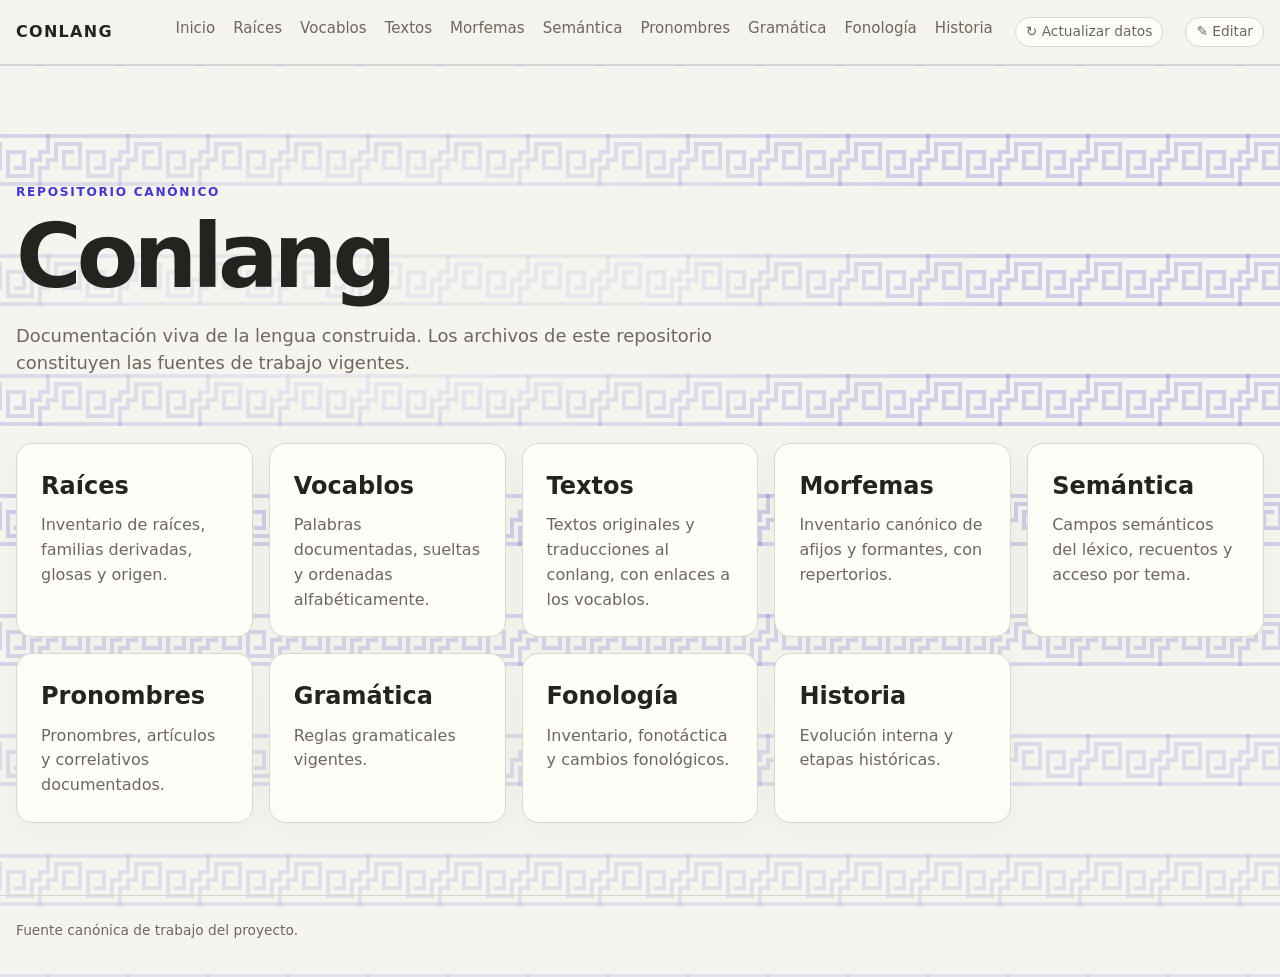
<file: index.html>
<!doctype html>
<html lang="es">
<head>
  <meta charset="utf-8">
  <meta name="viewport" content="width=device-width, initial-scale=1">
  <meta name="theme-color" content="#4338ca">
  <link rel="icon" type="image/svg+xml" href="favicon.svg">
  <title>Inicio · Conlang</title>
  <meta name="description" content="Documentación canónica del conlang">
  <link rel="stylesheet" href="styles.css?v=20261031indigena">
  <script src="refresh.js?v=20261103cache"></script>
  <script src="editor.js?v=20261103cache"></script>
</head>
<body class="home">
<header class="page-header">
  <div class="wrap">
    <div class="brand"><a href="index.html">CONLANG</a></div>
    <nav class="site-nav" aria-label="Navegación principal">
  <a href="index.html">Inicio</a>
  <a href="lexico.html">Raíces</a>
  <a href="vocablos.html">Vocablos</a>
  <a href="textos.html">Textos</a>
  <a href="morfemas.html">Morfemas</a>
  <a href="semantica.html">Semántica</a>
  <a href="pronombres.html">Pronombres</a>
  <a href="gramatica.html">Gramática</a>
  <a href="fonologia.html">Fonología</a>
  <a href="historia.html">Historia</a>
</nav>
  </div>
</header>
<main class="wrap">
<section class="hero">
  <p class="eyebrow">Repositorio canónico</p>
  <h1>Conlang</h1>
  <p>Documentación viva de la lengua construida. Los archivos de este repositorio constituyen las fuentes de trabajo vigentes.</p>
</section>
<section class="cards">
  <a class="card" href="lexico.html"><h2>Raíces</h2><p>Inventario de raíces, familias derivadas, glosas y origen.</p></a>
  <a class="card" href="vocablos.html"><h2>Vocablos</h2><p>Palabras documentadas, sueltas y ordenadas alfabéticamente.</p></a>
  <a class="card" href="textos.html"><h2>Textos</h2><p>Textos originales y traducciones al conlang, con enlaces a los vocablos.</p></a>
  <a class="card" href="morfemas.html"><h2>Morfemas</h2><p>Inventario canónico de afijos y formantes, con repertorios.</p></a>
  <a class="card" href="semantica.html"><h2>Semántica</h2><p>Campos semánticos del léxico, recuentos y acceso por tema.</p></a>
  <a class="card" href="pronombres.html"><h2>Pronombres</h2><p>Pronombres, artículos y correlativos documentados.</p></a>
  <a class="card" href="gramatica.html"><h2>Gramática</h2><p>Reglas gramaticales vigentes.</p></a>
  <a class="card" href="fonologia.html"><h2>Fonología</h2><p>Inventario, fonotáctica y cambios fonológicos.</p></a>
  <a class="card" href="historia.html"><h2>Historia</h2><p>Evolución interna y etapas históricas.</p></a>
</section>
</main>
<footer class="page-footer"><div class="wrap">Fuente canónica de trabajo del proyecto.</div></footer>
</body>
</html>
</file>
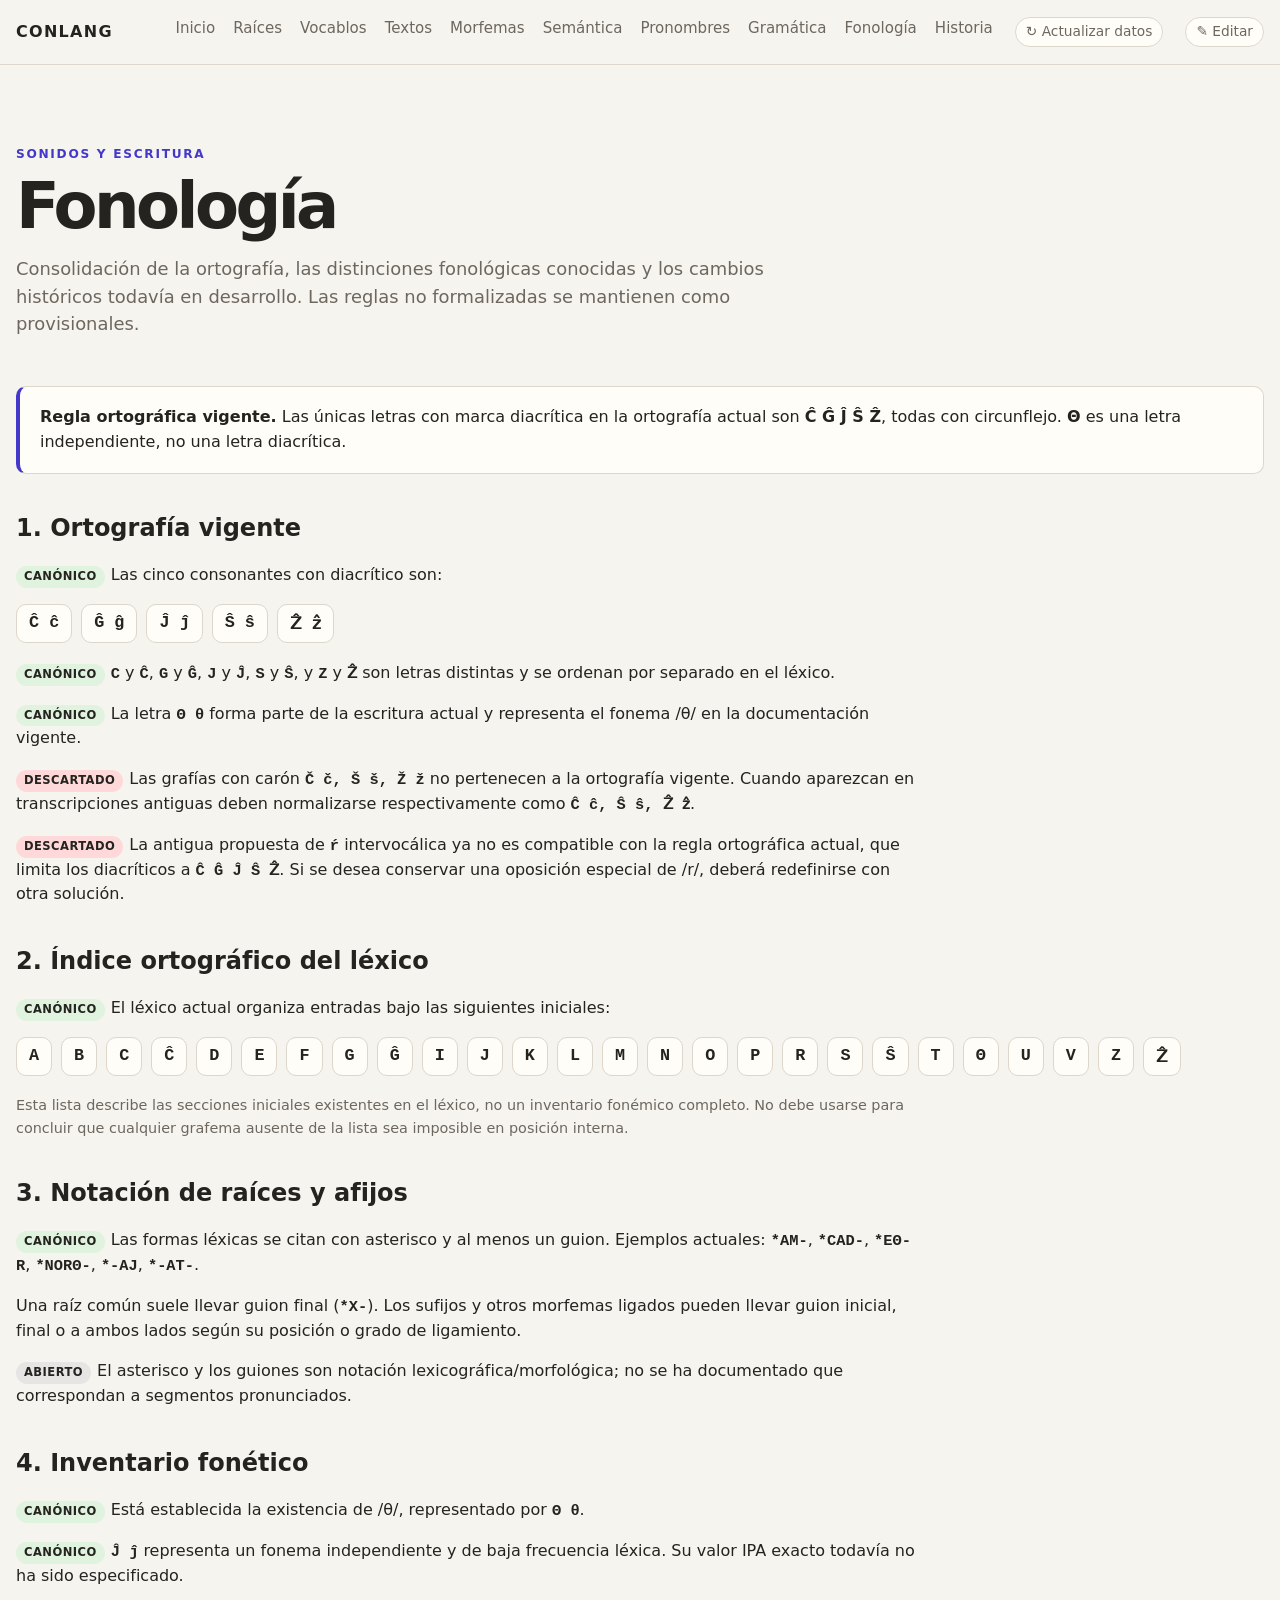
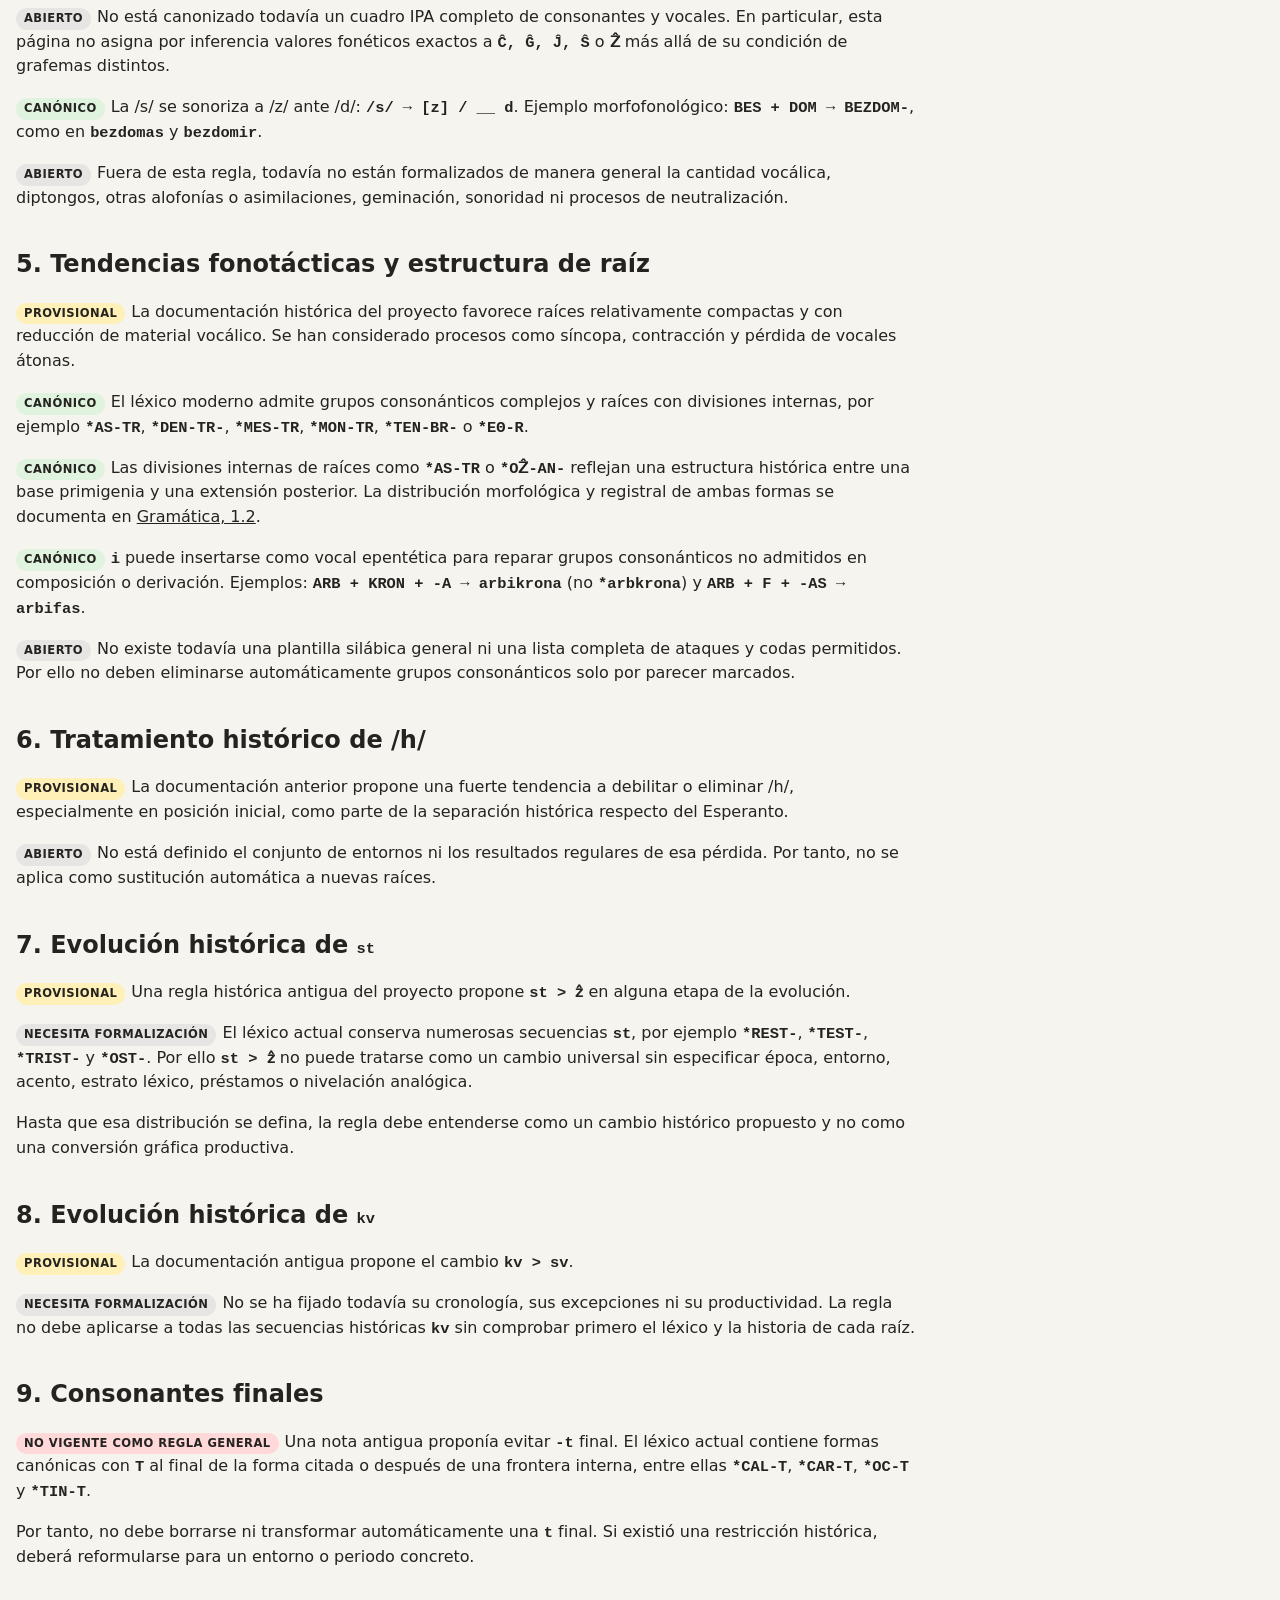
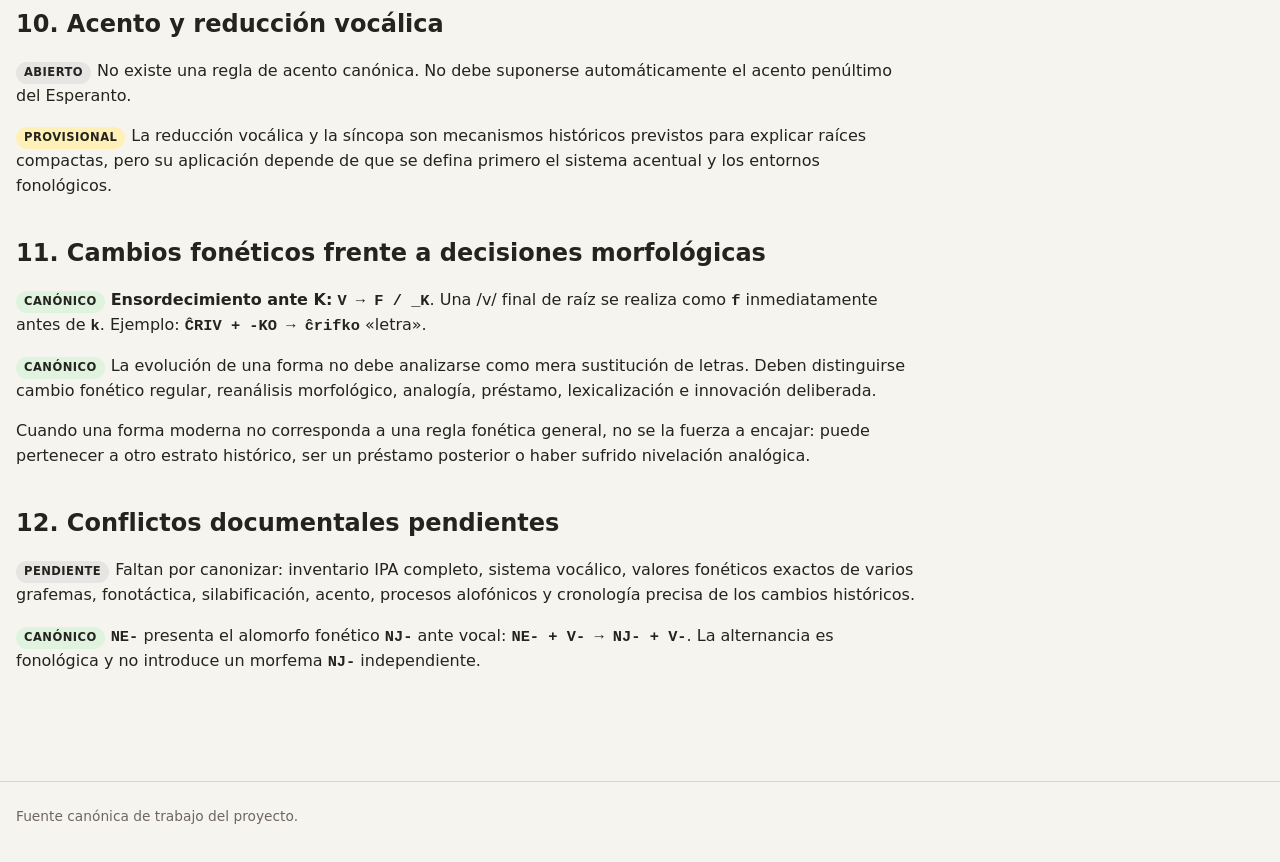
<file: fonologia.html>
<!doctype html>
<html lang="es">
<head>
  <meta charset="utf-8">
  <meta name="viewport" content="width=device-width, initial-scale=1">
  <meta name="theme-color" content="#4338ca">
  <link rel="icon" type="image/svg+xml" href="favicon.svg">
  <title>Fonología · Conlang</title>
  <meta name="description" content="Fonología, ortografía y cambios históricos del conlang">
  <link rel="stylesheet" href="styles.css?v=20261031indigena">
  <script src="refresh.js?v=20261103cache"></script>
  <script src="editor.js?v=20261103cache"></script>
  <style>
    .status{display:inline-block;padding:2px 8px;border-radius:999px;font-size:.72rem;font-weight:800;letter-spacing:.04em;text-transform:uppercase;margin-right:6px}.canon{background:#dff3df}.prov{background:#fff0b8}.open{background:#e7e5e4}.discard{background:#ffd9d9}.doc-section h2{margin-bottom:8px}.doc-section h3{margin:22px 0 8px}.doc-section p,.doc-section li{max-width:900px}.compact-table td:first-child{white-space:nowrap;font-weight:700}.compact-table td,.compact-table th{padding:10px 12px;border-bottom:1px solid var(--line);vertical-align:top;text-align:left}.compact-table th{font-size:.78rem;text-transform:uppercase;letter-spacing:.06em;color:var(--muted);background:#f1eee6}.compact-table tr:last-child td{border-bottom:0}.letter-row{display:flex;flex-wrap:wrap;gap:9px;margin:12px 0 18px}.letter-chip{background:var(--paper);border:1px solid var(--line);border-radius:10px;padding:8px 12px;font:700 1.05rem ui-monospace,SFMono-Regular,Menlo,Monaco,Consolas,monospace}.source-note{color:var(--muted);font-size:.9rem}
  </style>
</head>
<body>
<header class="page-header"><div class="wrap"><div class="brand"><a href="index.html">CONLANG</a></div><nav class="site-nav" aria-label="Navegación principal">
  <a href="index.html">Inicio</a>
  <a href="lexico.html">Raíces</a>
  <a href="vocablos.html">Vocablos</a>
  <a href="textos.html">Textos</a>
  <a href="morfemas.html">Morfemas</a>
  <a href="semantica.html">Semántica</a>
  <a href="pronombres.html">Pronombres</a>
  <a href="gramatica.html">Gramática</a>
  <a href="fonologia.html">Fonología</a>
  <a href="historia.html">Historia</a>
</nav></div></header>
<main class="wrap">
<section class="hero compact">
  <p class="eyebrow">Sonidos y escritura</p>
  <h1>Fonología</h1>
  <p>Consolidación de la ortografía, las distinciones fonológicas conocidas y los cambios históricos todavía en desarrollo. Las reglas no formalizadas se mantienen como provisionales.</p>
</section>

<section class="notice"><strong>Regla ortográfica vigente.</strong> Las únicas letras con marca diacrítica en la ortografía actual son <strong>Ĉ Ĝ Ĵ Ŝ Ẑ</strong>, todas con circunflejo. <strong>Θ</strong> es una letra independiente, no una letra diacrítica.</section>

<section class="doc-section">
  <h2>1. Ortografía vigente</h2>
  <p><span class="status canon">Canónico</span>Las cinco consonantes con diacrítico son:</p>
  <div class="letter-row"><span class="letter-chip">Ĉ ĉ</span><span class="letter-chip">Ĝ ĝ</span><span class="letter-chip">Ĵ ĵ</span><span class="letter-chip">Ŝ ŝ</span><span class="letter-chip">Ẑ ẑ</span></div>
  <p><span class="status canon">Canónico</span><code>C</code> y <code>Ĉ</code>, <code>G</code> y <code>Ĝ</code>, <code>J</code> y <code>Ĵ</code>, <code>S</code> y <code>Ŝ</code>, y <code>Z</code> y <code>Ẑ</code> son letras distintas y se ordenan por separado en el léxico.</p>
  <p><span class="status canon">Canónico</span>La letra <code>Θ θ</code> forma parte de la escritura actual y representa el fonema /θ/ en la documentación vigente.</p>
  <p><span class="status discard">Descartado</span>Las grafías con carón <code>Č č, Š š, Ž ž</code> no pertenecen a la ortografía vigente. Cuando aparezcan en transcripciones antiguas deben normalizarse respectivamente como <code>Ĉ ĉ, Ŝ ŝ, Ẑ ẑ</code>.</p>
  <p><span class="status discard">Descartado</span>La antigua propuesta de <code>ŕ</code> intervocálica ya no es compatible con la regla ortográfica actual, que limita los diacríticos a <code>Ĉ Ĝ Ĵ Ŝ Ẑ</code>. Si se desea conservar una oposición especial de /r/, deberá redefinirse con otra solución.</p>
</section>

<section class="doc-section">
  <h2>2. Índice ortográfico del léxico</h2>
  <p><span class="status canon">Canónico</span>El léxico actual organiza entradas bajo las siguientes iniciales:</p>
  <div class="letter-row"><span class="letter-chip">A</span><span class="letter-chip">B</span><span class="letter-chip">C</span><span class="letter-chip">Ĉ</span><span class="letter-chip">D</span><span class="letter-chip">E</span><span class="letter-chip">F</span><span class="letter-chip">G</span><span class="letter-chip">Ĝ</span><span class="letter-chip">I</span><span class="letter-chip">J</span><span class="letter-chip">K</span><span class="letter-chip">L</span><span class="letter-chip">M</span><span class="letter-chip">N</span><span class="letter-chip">O</span><span class="letter-chip">P</span><span class="letter-chip">R</span><span class="letter-chip">S</span><span class="letter-chip">Ŝ</span><span class="letter-chip">T</span><span class="letter-chip">Θ</span><span class="letter-chip">U</span><span class="letter-chip">V</span><span class="letter-chip">Z</span><span class="letter-chip">Ẑ</span></div>
  <p class="source-note">Esta lista describe las secciones iniciales existentes en el léxico, no un inventario fonémico completo. No debe usarse para concluir que cualquier grafema ausente de la lista sea imposible en posición interna.</p>
</section>

<section class="doc-section">
  <h2>3. Notación de raíces y afijos</h2>
  <p><span class="status canon">Canónico</span>Las formas léxicas se citan con asterisco y al menos un guion. Ejemplos actuales: <code>*AM-</code>, <code>*CAD-</code>, <code>*EΘ-R</code>, <code>*NORΘ-</code>, <code>*-AJ</code>, <code>*-AT-</code>.</p>
  <p>Una raíz común suele llevar guion final (<code>*X-</code>). Los sufijos y otros morfemas ligados pueden llevar guion inicial, final o a ambos lados según su posición o grado de ligamiento.</p>
  <p><span class="status open">Abierto</span>El asterisco y los guiones son notación lexicográfica/morfológica; no se ha documentado que correspondan a segmentos pronunciados.</p>
</section>

<section class="doc-section">
  <h2>4. Inventario fonético</h2>
  <p><span class="status canon">Canónico</span>Está establecida la existencia de /θ/, representado por <code>Θ θ</code>.</p>
  <p><span class="status canon">Canónico</span><code>Ĵ ĵ</code> representa un fonema independiente y de baja frecuencia léxica. Su valor IPA exacto todavía no ha sido especificado.</p>
  <p><span class="status open">Abierto</span>No está canonizado todavía un cuadro IPA completo de consonantes y vocales. En particular, esta página no asigna por inferencia valores fonéticos exactos a <code>Ĉ, Ĝ, Ĵ, Ŝ</code> o <code>Ẑ</code> más allá de su condición de grafemas distintos.</p>
  <p><span class="status canon">Canónico</span>La /s/ se sonoriza a /z/ ante /d/: <code>/s/ → [z] / __ d</code>. Ejemplo morfofonológico: <code>BES + DOM → BEZDOM-</code>, como en <code>bezdomas</code> y <code>bezdomir</code>.</p>
  <p><span class="status open">Abierto</span>Fuera de esta regla, todavía no están formalizados de manera general la cantidad vocálica, diptongos, otras alofonías o asimilaciones, geminación, sonoridad ni procesos de neutralización.</p>
</section>

<section class="doc-section">
  <h2>5. Tendencias fonotácticas y estructura de raíz</h2>
  <p><span class="status prov">Provisional</span>La documentación histórica del proyecto favorece raíces relativamente compactas y con reducción de material vocálico. Se han considerado procesos como síncopa, contracción y pérdida de vocales átonas.</p>
  <p><span class="status canon">Canónico</span>El léxico moderno admite grupos consonánticos complejos y raíces con divisiones internas, por ejemplo <code>*AS-TR</code>, <code>*DEN-TR-</code>, <code>*MES-TR</code>, <code>*MON-TR</code>, <code>*TEN-BR-</code> o <code>*EΘ-R</code>.</p>
  <p><span class="status canon">Canónico</span>Las divisiones internas de raíces como <code>*AS-TR</code> o <code>*OẐ-AN-</code> reflejan una estructura histórica entre una base primigenia y una extensión posterior. La distribución morfológica y registral de ambas formas se documenta en <a href="gramatica.html#raices-extension">Gramática, 1.2</a>.</p>
  <p><span class="status canon">Canónico</span><code>i</code> puede insertarse como vocal epentética para reparar grupos consonánticos no admitidos en composición o derivación. Ejemplos: <code>ARB + KRON + -A → arbikrona</code> (no <code>*arbkrona</code>) y <code>ARB + F + -AS → arbifas</code>.</p>
  <p><span class="status open">Abierto</span>No existe todavía una plantilla silábica general ni una lista completa de ataques y codas permitidos. Por ello no deben eliminarse automáticamente grupos consonánticos solo por parecer marcados.</p>
</section>

<section class="doc-section">
  <h2>6. Tratamiento histórico de /h/</h2>
  <p><span class="status prov">Provisional</span>La documentación anterior propone una fuerte tendencia a debilitar o eliminar /h/, especialmente en posición inicial, como parte de la separación histórica respecto del Esperanto.</p>
  <p><span class="status open">Abierto</span>No está definido el conjunto de entornos ni los resultados regulares de esa pérdida. Por tanto, no se aplica como sustitución automática a nuevas raíces.</p>
</section>

<section class="doc-section">
  <h2>7. Evolución histórica de <code>st</code></h2>
  <p><span class="status prov">Provisional</span>Una regla histórica antigua del proyecto propone <code>st &gt; ẑ</code> en alguna etapa de la evolución.</p>
  <p><span class="status open">Necesita formalización</span>El léxico actual conserva numerosas secuencias <code>st</code>, por ejemplo <code>*REST-</code>, <code>*TEST-</code>, <code>*TRIST-</code> y <code>*OST-</code>. Por ello <code>st &gt; ẑ</code> no puede tratarse como un cambio universal sin especificar época, entorno, acento, estrato léxico, préstamos o nivelación analógica.</p>
  <p>Hasta que esa distribución se defina, la regla debe entenderse como un cambio histórico propuesto y no como una conversión gráfica productiva.</p>
</section>

<section class="doc-section">
  <h2>8. Evolución histórica de <code>kv</code></h2>
  <p><span class="status prov">Provisional</span>La documentación antigua propone el cambio <code>kv &gt; sv</code>.</p>
  <p><span class="status open">Necesita formalización</span>No se ha fijado todavía su cronología, sus excepciones ni su productividad. La regla no debe aplicarse a todas las secuencias históricas <code>kv</code> sin comprobar primero el léxico y la historia de cada raíz.</p>
</section>

<section class="doc-section">
  <h2>9. Consonantes finales</h2>
  <p><span class="status discard">No vigente como regla general</span>Una nota antigua proponía evitar <code>-t</code> final. El léxico actual contiene formas canónicas con <code>T</code> al final de la forma citada o después de una frontera interna, entre ellas <code>*CAL-T</code>, <code>*CAR-T</code>, <code>*OC-T</code> y <code>*TIN-T</code>.</p>
  <p>Por tanto, no debe borrarse ni transformar automáticamente una <code>t</code> final. Si existió una restricción histórica, deberá reformularse para un entorno o periodo concreto.</p>
</section>

<section class="doc-section">
  <h2>10. Acento y reducción vocálica</h2>
  <p><span class="status open">Abierto</span>No existe una regla de acento canónica. No debe suponerse automáticamente el acento penúltimo del Esperanto.</p>
  <p><span class="status prov">Provisional</span>La reducción vocálica y la síncopa son mecanismos históricos previstos para explicar raíces compactas, pero su aplicación depende de que se defina primero el sistema acentual y los entornos fonológicos.</p>
</section>

<section class="doc-section">
  <h2>11. Cambios fonéticos frente a decisiones morfológicas</h2>
  <p><span class="status canon">Canónico</span><strong>Ensordecimiento ante K:</strong> <code>V → F / _K</code>. Una /v/ final de raíz se realiza como <code>f</code> inmediatamente antes de <code>k</code>. Ejemplo: <code>ĈRIV + -KO → ĉrifko</code> «letra».</p>
  <p><span class="status canon">Canónico</span>La evolución de una forma no debe analizarse como mera sustitución de letras. Deben distinguirse cambio fonético regular, reanálisis morfológico, analogía, préstamo, lexicalización e innovación deliberada.</p>
  <p>Cuando una forma moderna no corresponda a una regla fonética general, no se la fuerza a encajar: puede pertenecer a otro estrato histórico, ser un préstamo posterior o haber sufrido nivelación analógica.</p>
</section>

<section class="doc-section">
  <h2>12. Conflictos documentales pendientes</h2>
  <p><span class="status open">Pendiente</span>Faltan por canonizar: inventario IPA completo, sistema vocálico, valores fonéticos exactos de varios grafemas, fonotáctica, silabificación, acento, procesos alofónicos y cronología precisa de los cambios históricos.</p>
  <p><span class="status canon">Canónico</span><code>NE-</code> presenta el alomorfo fonético <code>NJ-</code> ante vocal: <code>NE- + V- → NJ- + V-</code>. La alternancia es fonológica y no introduce un morfema <code>NJ-</code> independiente.</p>
</section>
</main>
<footer class="page-footer"><div class="wrap">Fuente canónica de trabajo del proyecto.</div></footer>
</body>
</html>
</file>
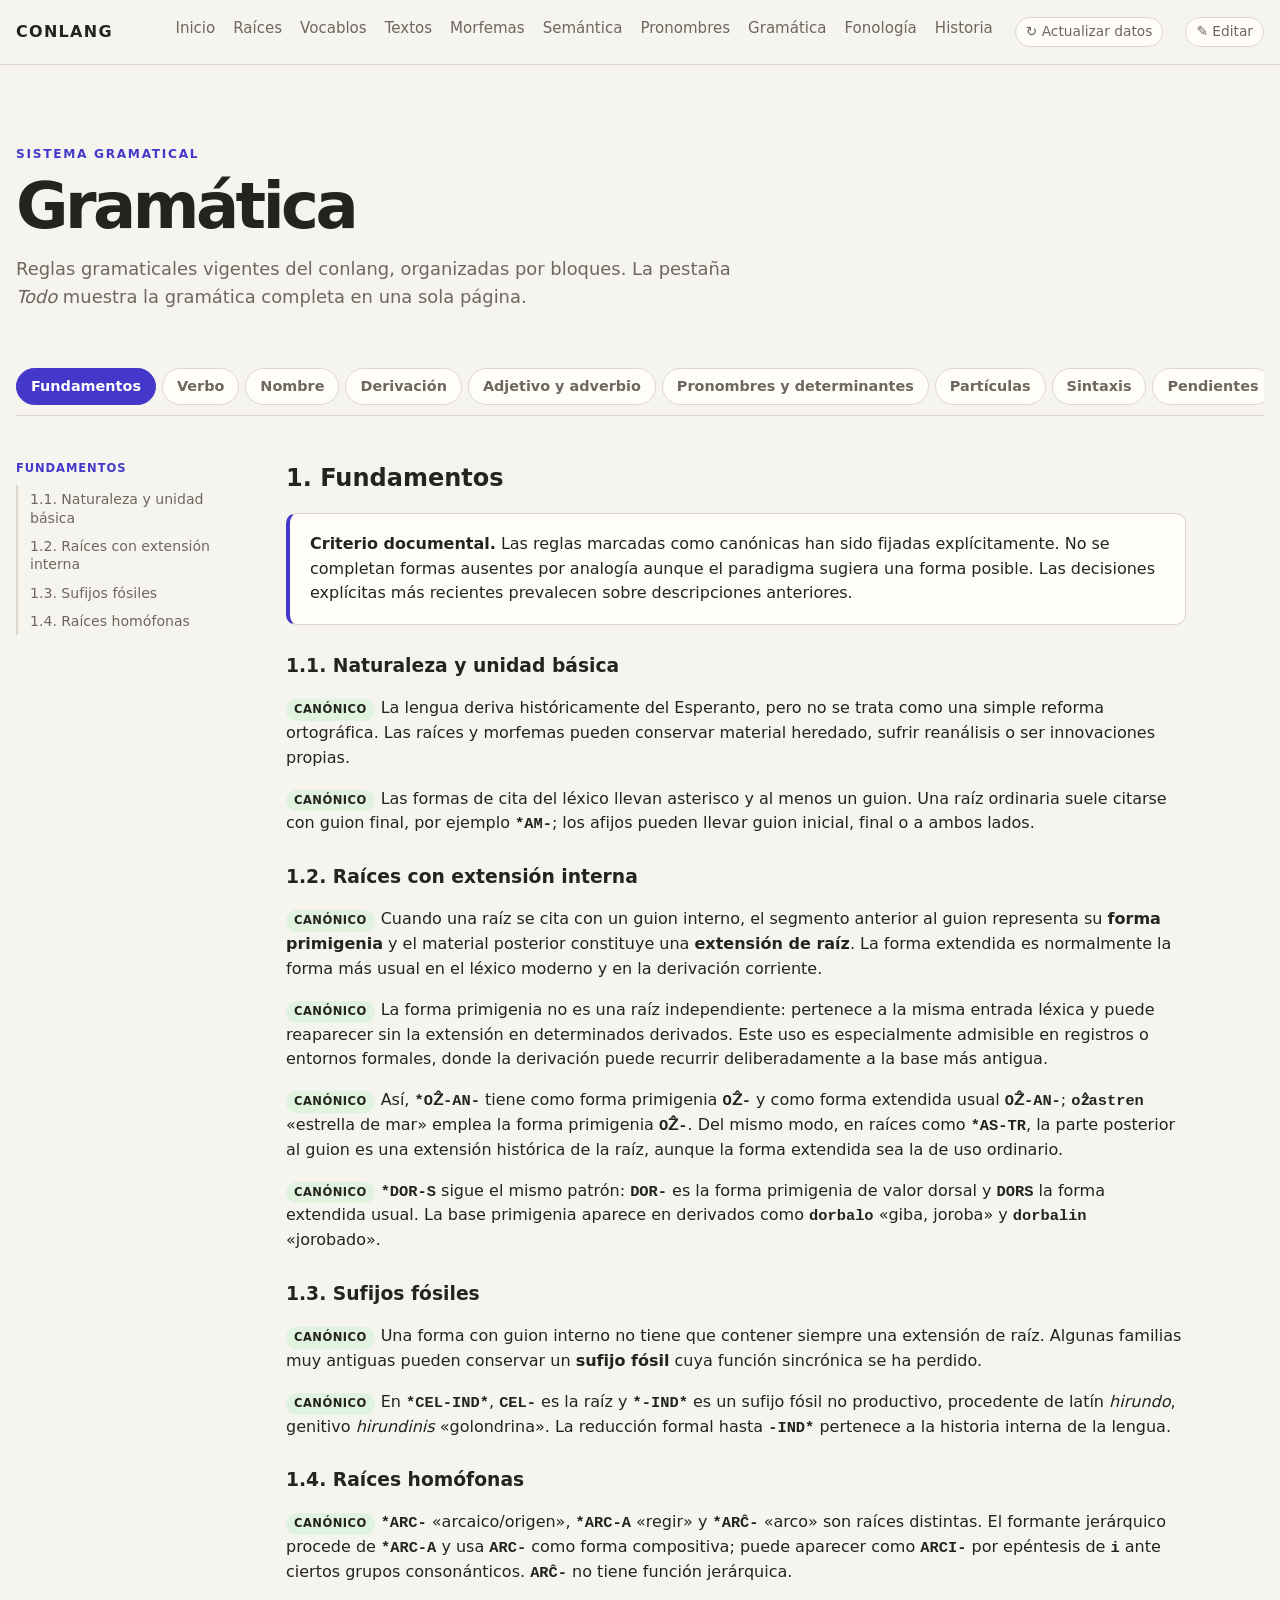
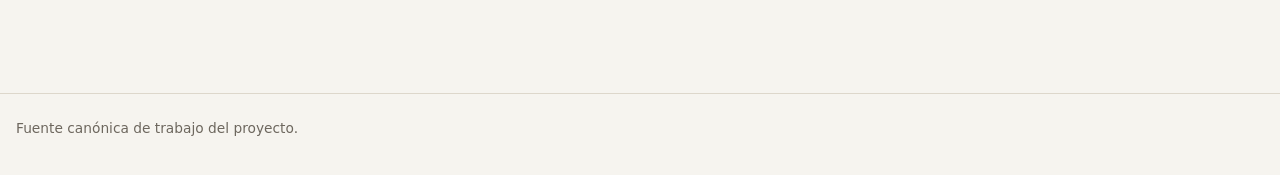
<file: gramatica.html>
<!doctype html>
<html lang="es">
<head>
  <meta charset="utf-8">
  <meta name="viewport" content="width=device-width, initial-scale=1">
  <meta name="theme-color" content="#4338ca">
  <link rel="icon" type="image/svg+xml" href="favicon.svg">
  <title>Gramática · Conlang</title>
  <meta name="description" content="Gramática vigente y cuestiones abiertas del conlang">
  <link rel="stylesheet" href="styles.css?v=20261031indigena">
  <script src="refresh.js?v=20261103cache"></script>
  <script src="editor.js?v=20261103cache"></script>
  <style>
    .status{display:inline-block;padding:2px 8px;border-radius:999px;font-size:.72rem;font-weight:800;letter-spacing:.04em;text-transform:uppercase;margin-right:6px}.canon{background:#dff3df}.prov{background:#fff0b8}.open{background:#e7e5e4}.discard{background:#ffd9d9}.doc-section h2{margin-bottom:8px}.doc-section h3{margin:26px 0 8px;scroll-margin-top:140px}.doc-section p,.doc-section li{max-width:900px}.compact-table td:first-child{white-space:nowrap;font-weight:700}.compact-table td,.compact-table th{padding:10px 12px;border-bottom:1px solid var(--line);vertical-align:top;text-align:left}.compact-table th{font-size:.78rem;text-transform:uppercase;letter-spacing:.06em;color:var(--muted);background:#f1eee6}.compact-table tr:last-child td{border-bottom:0}.source-note{color:var(--muted);font-size:.9rem}.code-line{font-family:ui-monospace,SFMono-Regular,Menlo,Monaco,Consolas,monospace;background:var(--paper);border:1px solid var(--line);border-radius:10px;padding:10px 12px;display:inline-block}
    .gram-tabs{position:sticky;top:64px;z-index:9;background:rgba(246,244,239,.96);backdrop-filter:blur(8px);border-bottom:1px solid var(--line);display:flex;gap:6px;overflow-x:auto;padding:10px 0;margin-bottom:8px;scrollbar-width:thin}
    .gram-tabs button{flex:0 0 auto;border:1px solid var(--line);background:var(--paper);color:var(--muted);border-radius:999px;padding:6px 14px;font:inherit;font-size:.9rem;font-weight:700;cursor:pointer}
    .gram-tabs button:hover{color:var(--ink)}.gram-tabs button[aria-selected="true"]{background:var(--accent);border-color:var(--accent);color:#fff}
    .gram-layout{display:grid;grid-template-columns:230px minmax(0,1fr);gap:40px;align-items:start}
    .gram-toc{position:sticky;top:132px;max-height:calc(100vh - 150px);overflow:auto;font-size:.88rem;padding-top:36px}
    .gram-toc p{margin:0 0 8px;font-weight:800;text-transform:uppercase;letter-spacing:.08em;font-size:.72rem;color:var(--accent)}
    .gram-toc ol{list-style:none;margin:0;padding:0;border-left:2px solid var(--line)}
    .gram-toc a{display:block;padding:5px 0 5px 12px;margin-left:-2px;border-left:2px solid transparent;color:var(--muted);text-decoration:none;line-height:1.3}
    .gram-toc a:hover{color:var(--ink)}.gram-toc a.current{color:var(--ink);border-left-color:var(--accent);font-weight:700}
    .gram-toc .toc-group{margin-top:10px;font-weight:800;color:var(--ink)}
    .js .tab-panel[hidden]{display:none}
    #lista-abiertos li{margin:8px 0}#lista-abiertos a{font-weight:700}
    @media(max-width:900px){.gram-layout{grid-template-columns:minmax(0,1fr);gap:0}.gram-toc{position:static;max-height:none;padding-top:8px;border-bottom:1px solid var(--line);padding-bottom:12px}.gram-tabs{top:0;position:relative}}
  </style>
</head>
<body>
<header class="page-header"><div class="wrap"><div class="brand"><a href="index.html">CONLANG</a></div><nav class="site-nav" aria-label="Navegación principal">
  <a href="index.html">Inicio</a>
  <a href="lexico.html">Raíces</a>
  <a href="vocablos.html">Vocablos</a>
  <a href="textos.html">Textos</a>
  <a href="morfemas.html">Morfemas</a>
  <a href="semantica.html">Semántica</a>
  <a href="pronombres.html">Pronombres</a>
  <a href="gramatica.html">Gramática</a>
  <a href="fonologia.html">Fonología</a>
  <a href="historia.html">Historia</a>
</nav></div></header>
<main class="wrap">
<section class="hero compact">
  <p class="eyebrow">Sistema gramatical</p>
  <h1>Gramática</h1>
  <p>Reglas gramaticales vigentes del conlang, organizadas por bloques. La pestaña <em>Todo</em> muestra la gramática completa en una sola página.</p>
</section>
<div class="gram-tabs" id="gram-tabs" role="tablist" aria-label="Bloques de la gramática"></div>
<div class="gram-layout">
<nav class="gram-toc" id="gram-toc" aria-label="Índice de la sección"></nav>
<div class="gram-content">
<section class="doc-section tab-panel" id="fundamentos" data-tab="Fundamentos">
  <h2>1. Fundamentos</h2>
  <p class="notice"><strong>Criterio documental.</strong> Las reglas marcadas como canónicas han sido fijadas explícitamente. No se completan formas ausentes por analogía aunque el paradigma sugiera una forma posible. Las decisiones explícitas más recientes prevalecen sobre descripciones anteriores.</p>

  <h3 id="naturaleza">1.1. Naturaleza y unidad básica</h3>
  <p><span class="status canon">Canónico</span>La lengua deriva históricamente del Esperanto, pero no se trata como una simple reforma ortográfica. Las raíces y morfemas pueden conservar material heredado, sufrir reanálisis o ser innovaciones propias.</p>
  <p><span class="status canon">Canónico</span>Las formas de cita del léxico llevan asterisco y al menos un guion. Una raíz ordinaria suele citarse con guion final, por ejemplo <code>*AM-</code>; los afijos pueden llevar guion inicial, final o a ambos lados.</p>
  <h3 id="raices-extension">1.2. Raíces con extensión interna</h3>
  <p><span class="status canon">Canónico</span>Cuando una raíz se cita con un guion interno, el segmento anterior al guion representa su <strong>forma primigenia</strong> y el material posterior constituye una <strong>extensión de raíz</strong>. La forma extendida es normalmente la forma más usual en el léxico moderno y en la derivación corriente.</p>
  <p><span class="status canon">Canónico</span>La forma primigenia no es una raíz independiente: pertenece a la misma entrada léxica y puede reaparecer sin la extensión en determinados derivados. Este uso es especialmente admisible en registros o entornos formales, donde la derivación puede recurrir deliberadamente a la base más antigua.</p>
  <p><span class="status canon">Canónico</span>Así, <code>*OẐ-AN-</code> tiene como forma primigenia <code>OẐ-</code> y como forma extendida usual <code>OẐ-AN-</code>; <code>oẑastren</code> «estrella de mar» emplea la forma primigenia <code>OẐ-</code>. Del mismo modo, en raíces como <code>*AS-TR</code>, la parte posterior al guion es una extensión histórica de la raíz, aunque la forma extendida sea la de uso ordinario.</p>
  <p><span class="status canon">Canónico</span><code>*DOR-S</code> sigue el mismo patrón: <code>DOR-</code> es la forma primigenia de valor dorsal y <code>DORS</code> la forma extendida usual. La base primigenia aparece en derivados como <code>dorbalo</code> «giba, joroba» y <code>dorbalin</code> «jorobado».</p>
  <h3 id="sufijos-fosiles">1.3. Sufijos fósiles</h3>
  <p><span class="status canon">Canónico</span>Una forma con guion interno no tiene que contener siempre una extensión de raíz. Algunas familias muy antiguas pueden conservar un <strong>sufijo fósil</strong> cuya función sincrónica se ha perdido.</p>
  <p><span class="status canon">Canónico</span>En <code>*CEL-IND*</code>, <code>CEL-</code> es la raíz y <code>*-IND*</code> es un sufijo fósil no productivo, procedente de latín <em>hirundo</em>, genitivo <em>hirundinis</em> «golondrina». La reducción formal hasta <code>-IND*</code> pertenece a la historia interna de la lengua.</p>
  <h3 id="raices-homofonas">1.4. Raíces homófonas</h3>
  <p><span class="status canon">Canónico</span><code>*ARC-</code> «arcaico/origen», <code>*ARC-A</code> «regir» y <code>*ARĈ-</code> «arco» son raíces distintas. El formante jerárquico procede de <code>*ARC-A</code> y usa <code>ARC-</code> como forma compositiva; puede aparecer como <code>ARCI-</code> por epéntesis de <code>i</code> ante ciertos grupos consonánticos. <code>ARĈ-</code> no tiene función jerárquica.</p>
</section>
<section class="doc-section tab-panel" id="verbo" data-tab="Verbo">
  <h2>2. Verbo</h2>

  <h3 id="predicativos">2.1. Morfemas predicativos</h3>
  <p><span class="status canon">Canónico</span>Los cuatro morfemas predicativos básicos expresan alineamiento semántico, voz o tipo de predicación; no son tiempos verbales.</p>
  <div class="table-wrap"><table class="compact-table"><thead><tr><th>Morfema</th><th>Valor canónico</th></tr></thead><tbody>
    <tr><td><code>-AS</code></td><td><strong>agentivo</strong></td></tr>
    <tr><td><code>-ONAS</code></td><td><strong>tipo de agentivo</strong></td></tr>
    <tr><td><code>-OS</code></td><td><strong>absolutivo dinámico</strong>; tipo de verbo intransitivo</td></tr>
    <tr><td><code>-IS</code></td><td><strong>absolutivo pasivo</strong> o <strong>absolutivo impersonal</strong></td></tr>
    <tr><td><code>-ES</code></td><td><strong>estativo</strong></td></tr>
  </tbody></table></div>
  <p><span class="status canon">Canónico</span><code>-OS</code> es simultáneamente <strong>absolutivo dinámico</strong> y un <strong>tipo de verbo intransitivo</strong>. «Dinámico» describe la oposición semántica frente a <code>-ES</code> estativo; «intransitivo» describe su estructura argumental. En la terminología interna del conlang, expresa acciones verbales sin agente acusativo. Ejemplos conceptuales incluyen guiñar, pedalear, saltar, lanzar, voltear y tumbarse.</p>
  <p><span class="status canon">Canónico</span>Las predicaciones en <code>-IS</code> forman su nominalización en <code>-IZA</code>: <code>davris → davriza</code> «duración» y <code>davrumis → davrumiza</code> «persistencia».</p>
  <p><span class="status canon">Canónico</span><code>-EOS</code> es un sufijo predicativo <strong>intransitivo relacionado con direccionalidad</strong>. Expresa eventos con componente de dirección, desplazamiento o cambio orientado; no se incluye entre los morfemas predicativos básicos. Ejemplo: <code>bloveos</code> «esfumarse» = <code>BLO-V + -EOS</code>.</p>
  <h3 id="participios">2.2. Participios de las series predicativas</h3>
  <p><span class="status canon">Canónico</span><code>-AR</code> es el participio de la serie agentiva <code>-AS</code>; <code>-UR</code> es el participio de la serie absolutiva dinámica e intransitiva <code>-OS</code>.</p>
  <p><span class="status canon">Canónico</span>El dual correspondiente al participio agentivo <code>-AR</code> es <code>-AJR</code>. Ejemplo: <code>ĉizajr</code> «tijeras».</p>
  <p><span class="status canon">Canónico</span>El participio agentivo <code>-AR</code> también puede aplicarse a referentes no humanos o inanimados para atribuirles una cualidad funcionalmente agentiva. Ejemplo: <code>ĉrivar</code> «escritorio», literalmente un objeto caracterizado por servir para escribir.</p>
  <p><span class="status canon">Canónico</span>En la serie <code>-ONAS</code>, la base temática es <code>-ON-</code>; el nominal correspondiente se forma en <code>-ONA</code> (<code>X-ONAS → X-ONA</code>), como <code>dorsonas → dorsona</code>.</p>
  <p><span class="status canon">Canónico</span>Dentro de la serie <code>-ONAS</code>, el participio se forma como <code>-ONAR</code> (<code>-ONAS → -ONAR</code>). Para designar «persona dedicada a» esa actividad se usa <code>-ONTAN</code>, en lugar del analógico esperado <code>*-ONISTAN</code>.</p>
  <p><span class="status canon">Canónico</span><code>-ONTAN</code> y <code>-ONTON</code> son morfemas distintos. <code>-ONTAN</code> pertenece a la serie de <code>-ONAS</code>; <code>-ONTON</code> es una extensión parcialmente reduplicada del <code>-ON</code> humano. De modo paralelo, <code>-ANTAN</code> es una extensión parcialmente reduplicada del <code>-AN</code> humano agentivo.</p>
  <p class="source-note">El antiguo <code>-UR</code> de grado queda reemplazado por <code>-OR</code> (ver <a href="#adjetivos-lista">5.1</a>); <code>-UR</code> es ahora el participio de la serie en <code>-OS</code>.</p>
  <h3 id="haspelmath">2.3. Alternancia causativa–anticausativa–estativa (Haspelmath)</h3>
  <p><span class="status canon">Canónico</span>Un grupo de raíces verbales forma una tríada regular sobre la misma base:</p>
  <div class="table-wrap"><table class="compact-table"><thead><tr><th>Miembro</th><th>Forma</th><th>Valor</th></tr></thead><tbody>
    <tr><td>causativo</td><td><code>raíz + -AS</code></td><td>un agente provoca el cambio de estado</td></tr>
    <tr><td>anticausativo</td><td><code>raíz + -J- + -OS</code></td><td>el cambio de estado ocurre sin agente expreso</td></tr>
    <tr><td>estativo</td><td><code>raíz + -IS</code></td><td>el estado resultante</td></tr>
  </tbody></table></div>
  <p><span class="status canon">Canónico</span>Es la alternancia causativa/anticausativa en el sentido de Haspelmath (1993), con el miembro anticausativo marcado: <code>-J-</code> anticausativo deriva la forma espontánea a partir de la base, como el <em>-sja</em> eslavo o el <em>se</em> romance. Este <code>-J-</code> es homónimo del <code>-J-</code> de extensión de tema (<code>domjo</code>, <code>albjol</code>, <code>glavjos</code>), que no tiene valor de voz.</p>
  <p><span class="status canon">Canónico</span>Raíces documentadas con la tríada:</p>
  <div class="table-wrap"><table class="compact-table"><thead><tr><th>Raíz</th><th>-AS</th><th>-J- + -OS</th><th>-IS</th></tr></thead><tbody>
    <tr><td><code>*LAM-</code></td><td><code>lamas</code> «mochar»</td><td><code>lamjos</code> «quedarse inválido»</td><td><code>lamis</code> «estar inválido»</td></tr>
    <tr><td><code>*MOR-B</code></td><td><code>morbas</code> «enfermar»</td><td><code>morbjos</code> «enfermarse»</td><td><code>morbis</code> «estar enfermo»</td></tr>
    <tr><td><code>*PAP-</code></td><td><code>papas</code> «nutrir, alimentar»</td><td><code>papjos</code> «alimentarse»</td><td><code>papakis</code> «estar nutrido»</td></tr>
    <tr><td><code>*TIM-</code></td><td><code>timas</code> «asustar, dar miedo»</td><td><code>timjos</code> «asustarse»</td><td><code>timis</code> «tener miedo»</td></tr>
  </tbody></table></div>
  <p><span class="status canon">Canónico</span>El estativo puede llevar material adicional: en <code>papakis</code>, el aumentativo <code>-AK-</code> toma valor resultativo.</p>
  <p><span class="status open">Abierto</span>No se extiende la tríada a otras raíces por analogía; cada raíz se incorpora por decisión explícita.</p>
  <h3 id="tam">2.4. Tiempo, aspecto y modo</h3>
  <p><span class="status canon">Canónico</span>El sistema temporal y modal se superpone a los cuatro tipos predicativos. Las formas no mencionadas aquí no se reconstruyen automáticamente.</p>
  <h3 id="imperativo">2.5. Imperativo</h3>
  <p><span class="status canon">Canónico</span>El imperativo conserva la oposición entre las series predicativas agentiva y absolutiva dinámica/intransitiva: <code>-AK</code> es el imperativo correspondiente a <code>-AS</code>, mientras <code>-OK</code> es el imperativo correspondiente a <code>-OS</code>.</p>
  <p><span class="status canon">Canónico</span>Ejemplo: <code>belavok</code> «hail, salut, ave» contiene <code>-OK</code> y pertenece a la serie de <code>-OS</code>.</p>
  <h3 id="imperfecto-e">2.6. Imperfecto arcaico: E-</h3>
  <p><span class="status canon">Canónico</span><code>E-</code> es un <strong>prefijo de imperfecto</strong>, el más antiguo de los dos marcadores de imperfecto: <code>esidis</code> «se sentaba».</p>
  <p class="code-line">E- + raíz + sufijo predicativo</p>
  <p><span class="status canon">Canónico</span>Por su antigüedad, <code>E-</code> se emplea sobre todo con verbos cortos, especialmente de raíz monosílaba. Con verbos más modernos o compuestos se prefiere el sufijo <code>-EV-</code> (<a href="#imperfecto-ev">2.8</a>).</p>
  <p><span class="status canon">Canónico</span>Ambas formas son válidas para cualquier verbo; <code>E-</code> tiene un registro más poético o elevado.</p>
  <p><span class="status open">Abierto</span>La descripción anterior lo limitaba a <code>-IS</code> y <code>-ES</code>. No está decidido si esa restricción se mantiene.</p>
  <h3 id="preterito">2.7. Pretérito moderno</h3>
  <div class="table-wrap"><table class="compact-table"><thead><tr><th>Forma</th><th>Correspondencia</th></tr></thead><tbody>
    <tr><td><code>-AJS</code></td><td>pretérito moderno de la serie agentiva <code>-AS</code></td></tr>
    <tr><td><code>-OJS</code></td><td>pretérito moderno de la serie absolutiva dinámica e intransitiva <code>-OS</code></td></tr>
  </tbody></table></div>
  <p class="source-note">No se documentan formas de pretérito moderno para <code>-IS</code> ni <code>-ES</code>.</p>
  <p><span class="status open">Abierto</span>Antes se asignaba ese hueco al antiguo «pretérito arcaico» en <code>E-</code>. Con <code>E-</code> redefinido como imperfecto, el pretérito no imperfectivo de <code>-IS</code> y <code>-ES</code> queda sin forma documentada.</p>
  <h3 id="imperfecto-ev">2.8. Imperfecto moderno: -EV-</h3>
  <p><span class="status canon">Canónico</span><code>-EV-</code> es la otra forma de imperfecto, sufijal y más moderna que <code>E-</code>. Es la preferida con verbos modernos y compuestos. Serie completa:</p>
  <p class="code-line">-EVAS · -EVOS · -EVES · -EVIS</p>
  <h3 id="abilitativo">2.9. Abilitativo</h3>
  <p><span class="status canon">Canónico</span>Formas documentadas:</p>
  <p class="code-line">-OVAS · -OVOS · -OVIS</p>
  <p class="source-note">No se añade una forma estativa en <code>-ES</code> porque no ha sido definida.</p>
  <h3 id="futuro">2.10. Futuro</h3>
  <p><span class="status canon">Canónico</span>Formas documentadas:</p>
  <p class="code-line">-ESAS · -ESOS · -ESIS</p>
  <p class="source-note">No se añade una cuarta forma por analogía.</p>
  <h3 id="solitivo">2.11. Solitivo</h3>
  <p><span class="status canon">Canónico</span>Formas documentadas:</p>
  <p class="code-line">-USAS · -USOS · -USIS</p>
  <p class="source-note">No se añade una cuarta forma por analogía.</p>
  <h3 id="condicional">2.12. Condicional / irrealis</h3>
  <p><span class="status canon">Canónico</span>Formas documentadas:</p>
  <p class="code-line">-URAS · -UROS · -URIS</p>
  <p class="source-note">La categoría se describe actualmente como condicional o irrealis. No se añade una forma en <code>-ES</code> sin decisión explícita.</p>
</section>
<section class="doc-section tab-panel" id="nombre" data-tab="Nombre">
  <h2>3. Nombre</h2>

  <h3 id="generos">3.1. Géneros y clases nominales</h3>
  <p><span class="status canon">Canónico</span>La lengua clasifica nombres y derivados mediante terminaciones que funcionan como géneros o clases morfológicas.</p>
  <div class="table-wrap"><table class="compact-table"><thead><tr><th>Terminación</th><th>Valor canónico</th></tr></thead><tbody>
    <tr><td><code>-O</code></td><td>inanimados</td></tr>
    <tr><td><code>-A</code></td><td>dinamismos abstractos; acciones nominalizadas</td></tr>
    <tr><td><code>-ON</code></td><td>humanos no agentivos</td></tr>
    <tr><td><code>-EN</code></td><td>animado no humano</td></tr>
    <tr><td><code>-IN</code> (hipocorístico)</td><td>nominal afectivo habitual para niños y humanoides fantásticos, distinto de -IN participial</td></tr>
    <tr><td><code>-UN</code></td><td>sustantivante parahumano y venerativo, especialmente para humanoides venerables y divinidades</td></tr>
    <tr><td><code>-AN</code></td><td>humanos agentivos</td></tr>
    <tr><td><code>-ONTON</code></td><td>extensión parcialmente reduplicada del <code>-ON</code> humano</td></tr>
    <tr><td><code>-ANTAN</code></td><td>extensión parcialmente reduplicada del <code>-AN</code> humano agentivo</td></tr>
    <tr><td><code>-AR</code></td><td><strong>participio de -AS</strong> (serie agentiva)</td></tr>
    <tr><td><code>-AL</code></td><td>género locativo</td></tr>
    <tr><td><code>-E</code></td><td>incontables</td></tr>
    <tr><td><code>-INTO</code></td><td>nombre de elemento químico</td></tr>
  </tbody></table></div>
  <p><span class="status canon">Canónico</span>Los nombres de niños y humanoides fantásticos emplean frecuentemente, aunque no obligatoriamente, <code>-IN</code> nominal hipocorístico. Para los duendes, <code>koblin</code> es la designación usual («duende»), porque habitualmente reciben tratamiento hipocorístico. Para entidades humanoides venerables se usa <code>-UN</code> parahumano: <code>koblun</code> «duende venerable». <code>koblon</code> sigue siendo una alternativa no hipocorística con <code>-ON</code>. El <code>-IN</code> hipocorístico es homónimo, pero funcionalmente distinto, del <code>-IN</code> adjetivo-participial humano.</p>
  <h3 id="numero">3.2. Número</h3>
  <p><span class="status canon">Canónico</span>El plural depende de la clase nominal. Se documentan estas correspondencias:</p>
  <div class="table-wrap"><table class="compact-table"><thead><tr><th>Singular</th><th>Plural</th></tr></thead><tbody>
    <tr><td><code>-O</code></td><td><code>-I</code></td></tr>
    <tr><td><code>-O</code> (dual)</td><td><code>-OJ</code></td></tr>
    <tr><td><code>-ON</code></td><td><code>-ONI</code></td></tr>
    <tr><td><code>-AN</code></td><td><code>-ANI</code></td></tr>
    <tr><td><code>-A</code></td><td><code>-AJ</code></td></tr>
  </tbody></table></div>
  <p><span class="status canon">Canónico</span>El plural común de <code>-O</code> es <code>-I</code>; <code>-OJ</code> es su plural dual y se usa cuando los referentes son dos.</p>
  <p class="source-note">No se extrapolan plurales para las demás clases hasta que sean definidos explícitamente.</p>
</section>
<section class="doc-section tab-panel" id="derivacion" data-tab="Derivación">
  <h2>4. Derivación</h2>

  <h3 id="derivacion-verbal">4.1. Derivación verbal</h3>
  <div class="table-wrap"><table class="compact-table"><thead><tr><th>Morfema</th><th>Función documentada</th></tr></thead><tbody>
    <tr><td><code>A-</code></td><td>causativo</td></tr>
    <tr><td><code>-AN</code></td><td>durativo</td></tr>
    <tr><td><code>-AND-</code></td><td>gerundivo activo</td></tr>
    <tr><td><code>-AT-</code></td><td>perfectivo</td></tr>
    <tr><td><code>-UM-</code></td><td>tendente</td></tr>
    <tr><td><code>-AM-</code></td><td>tendencia o inclinación hacia una cualidad o estado</td></tr>
    <tr><td><code>-US-</code></td><td><strong>habituativo</strong>; relacionado con algo habitual, como en <code>avus-</code></td></tr>
    <tr><td><code>-MU</code></td><td>gerundivo</td></tr>
    <tr><td><code>-TOS</code></td><td>intransitivo perfectivo</td></tr>
    <tr><td><code>-AĈ-</code></td><td>intensificativo verbal</td></tr>
    <tr><td><code>-EK-</code></td><td><strong>ablativo derivativo</strong>; expresa quitar o romper</td></tr>
    <tr><td><code>-LE</code></td><td>derivador deverbal; función semántica formal todavía abierta</td></tr>
    <tr><td><code>-UT-</code></td><td><span class="status prov">Provisional</span>uso instrumental o actividad realizada mediante el referente de la base; <code>arĉutas</code> «disparar un arco», <code>arĉuta</code> «arquería»</td></tr>
  </tbody></table></div>
  <p><span class="status canon">Canónico</span><code>-EK-</code> es un sufijo ablativo derivativo con valor de quitar o romper. En <code>ĉalpekas</code>, <code>ĈALP + -EK- + -AS</code> expresa «arrancar el cuero; cortar con bisturí».</p>
  <h3 id="abstractos">4.2. Nominalización abstracta</h3>
  <p><span class="status canon">Canónico</span><code>-ẐA</code> es un derivador productivo que forma nombres abstractos, especialmente cualidades, capacidades y estados.</p>
  <p><span class="status canon">Canónico</span><code>-UNA</code> forma el abstracto correspondiente a una forma humana en <code>-ON</code>, sustituyendo esa terminación: <code>bravon → bravuna</code>, <code>burgidon → burgiduna</code>, <code>camoklon → camokluna</code>. En extensiones como <code>-ONTON</code>, puede sustituirse el <code>-ON</code> final: <code>-ONTON → -ONTUNA</code>.</p>
  <p><span class="status prov">Provisional</span><code>-ALDA</code> se analiza por ahora como formación institucional o abstracta a partir de una forma locativa en <code>-AL</code>: <code>arkal</code> «banco» → <code>arkalda</code> «banca (institución)». La productividad general de este patrón debe confirmarse con más ejemplos.</p>
  <p><span class="status canon">Canónico</span>Para <code>*EBL-</code>, <code>eblis</code> expresa «poder ser, poder ocurrir» y <code>eblos</code> «ser capaz, tener capacidad». La cualidad abstracta correspondiente queda como <code>eblura</code> «capacidad, habilidad».</p>
  <p class="source-note">El léxico también documenta <code>-URA</code> con valor de cualidad abstracta. La distribución semántica exacta entre <code>-ẐA</code> y <code>-URA</code> queda abierta hasta que se defina explícitamente.</p>
  <p><span class="status prov">Provisional</span><code>-NZAN</code> marca femenino en formas como <code>arcanzan</code> «reina, consorte». Su estatuto definitivo dentro del sistema de género sigue abierto.</p>
  <h3 id="colectivo-singulativo">4.3. Colectivo, singulativo y partitivo</h3>
  <p><span class="status canon">Canónico</span><code>-AR-</code> es un sufijo colectivo. Se distingue del homónimo <code>-AR</code>, participio de la serie agentiva en <code>-AS</code>. En <code>ĉalpara</code> «cabellera», <code>ĈALP + -AR-</code> forma un colectivo de pelo/cabello.</p>
  <p><span class="status canon">Canónico</span><code>-UL-</code> es un derivador singulativo: individualiza una unidad dentro de un conjunto, masa o clase. Ejemplos: <code>cartulo</code> «página» y <code>cejmulon</code> «familiar, pariente».</p>
  <div class="table-wrap"><table class="compact-table"><thead><tr><th>Morfema</th><th>Función documentada</th></tr></thead><tbody>
    <tr><td><code>-AR-</code></td><td><strong>colectivo</strong>; forma conjuntos o masas a partir de la base; distinto de <code>-AR</code> participial</td></tr>
    <tr><td><code>-UL-</code></td><td><strong>singulativo</strong>; forma una unidad o individuo singular a partir de una base colectiva, masiva o de clase</td></tr>
    <tr><td><code>-IL-</code></td><td><strong>tipo de partitivo</strong>; distinto de <code>-IL</code> e <code>IL-</code></td></tr>
    <tr><td><code>-OS + -IL- → -OL-</code></td><td>alomorfía del partitivo sobre predicaciones en <code>-OS</code>; p. ej. <code>danẑos → danẑola</code> «baile, una sesión de baile»</td></tr>
    <tr><td><code>IL-</code></td><td>de objeto largo, delgado</td></tr>
  </tbody></table></div>
  <h3 id="diminutivo">4.4. Diminutivo</h3>
  <p><span class="status canon">Canónico</span>Hay dos series diminutivas. <code>-K-/-IK-</code> es el diminutivo ordinario; <code>-Ĉ-/-IĈ-</code> es un diminutivo más intenso, para referentes especialmente pequeños. La vocal <code>i</code> aparece como apoyo según el entorno consonántico.</p>
  <h3 id="familiares">4.5. Terminaciones familiares</h3>
  <p><span class="status canon">Canónico</span><code>-AJN</code> es una terminación familiar. <code>-EJN</code> es su variante femenina y <code>-AJNDA</code> constituye su forma abstracta.</p>
  <p><span class="status canon">Canónico</span>Ejemplos: <code>avajn</code> «abuelo materno», <code>avejn</code> «abuela materna» y <code>avajnda</code> «abolengo, ancestria». El patrón familiar también está atestiguado en formas anteriores como <code>pajn</code> y <code>frajn</code>; no se formalizan aquí procesos de coalescencia adicionales sin decisión explícita.</p>
  <h3 id="derivacion-nominal">4.6. Otros derivadores nominales</h3>
  <div class="table-wrap"><table class="compact-table"><thead><tr><th>Morfema</th><th>Función documentada</th></tr></thead><tbody>
    <tr><td><code>-OT-</code></td><td>estativo nominal</td></tr>
    <tr><td><code>-ORO</code></td><td>algo «que tiene»</td></tr>
    <tr><td><code>-EV-</code></td><td>época</td></tr>
    <tr><td><code>-ĈA</code></td><td><strong>enfermedad o afección</strong>; por ejemplo <code>virbalĉa</code> «balanitis»</td></tr>
    <tr><td><code>-EΘ-</code></td><td>formante de gas / sustancias gaseosas</td></tr>
    <tr><td><code>-IN</code></td><td>participio animante</td></tr>
    <tr><td><code>-IL</code></td><td>para inanimados</td></tr>
  </tbody></table></div>
  <p class="source-note"><code>-IN</code> y <code>-IL</code> pertenecen a la serie adjetivo-participial descrita en <a href="#adjetivo-participio">5.2</a>.</p>
</section>
<section class="doc-section tab-panel" id="adjetivo" data-tab="Adjetivo y adverbio">
  <h2>5. Adjetivo y adverbio</h2>

  <h3 id="adjetivos-lista">5.1. Adjetivos</h3>
  <div class="table-wrap"><table class="compact-table"><thead><tr><th>Terminación</th><th>Función</th></tr></thead><tbody>
    <tr><td><code>-EL</code></td><td>adjetivo derivado directamente del nomen</td></tr>
    <tr><td><code>-ELO</code></td><td>adjetivo lexicalizado</td></tr>
    <tr><td><code>-ATEL</code></td><td>adjetivo derivado de una forma locativa en <code>-AL</code></td></tr>
    <tr><td><code>-ATAN</code></td><td>designación humana derivada de una forma locativa en <code>-AL</code></td></tr>
    <tr><td><code>-OL</code></td><td>adjetivo de abundancia o presencia marcada</td></tr>
    <tr><td><code>-OLDA</code></td><td>forma abstracta derivada de un adjetivo en <code>-OL</code></td></tr>
    <tr><td><code>-ER</code></td><td>adjetivo primario, no derivado</td></tr>
    <tr><td><code>-OR</code></td><td>adjetivo de grado comparativo-superlativo; no necesariamente superlativo absoluto</td></tr>
    <tr><td><code>-IR</code></td><td>participio absolutivo-pasivo, principalmente para animantes no humanos</td></tr>
    <tr><td><code>-IN</code></td><td>adjetivo-participio absolutivo-pasivo para animantes humanos</td></tr>
    <tr><td><code>-IL</code></td><td>adjetivo-participio absolutivo-pasivo para referentes objetuales/inanimados</td></tr>
  </tbody></table></div>
  <p><span class="status canon">Canónico</span>Los cuatro sabores adjetivales principales son: <code>-EL</code> derivativo/relacional, <code>-OL</code> abundancial, <code>-ER</code> básico no derivativo y <code>-OR</code> comparativo-superlativo o de grado.</p>
  <p><span class="status canon">Canónico</span><code>-OR</code> es el adjetivo de grado comparativo-superlativo: puede expresar comparación, magnitud o superlatividad, pero no exige lectura superlativa absoluta. Se distingue de <code>-EL</code> derivativo/relacional, <code>-OL</code> abundancial y <code>-ER</code> básico. El antiguo <code>-UR</code> de esta función queda reemplazado; <code>-UR</code> es ahora el participio de la serie en <code>-OS</code>.</p>
  <p><span class="status canon">Canónico</span>Ejemplo de derivación nominal directa: <code>kordo</code> «corazón» → <code>kordel</code> «cardíaco».</p>
  <p><span class="status canon">Canónico</span>Los nomen en <code>-O</code> forman el adjetivo directo sustituyendo <code>-O</code> por <code>-EL</code>: <code>kordo → kordel</code>; del mismo modo, <code>ĉelĉo → ĉelĉel</code>.</p>
  <p><span class="status canon">Canónico</span>Las formas en <code>-ELO</code> son adjetivos lexicalizados; no se analizan productivamente como <code>-EL + -O</code>.</p>
  <p><span class="status canon">Canónico</span>Una forma locativa en <code>-AL</code> puede formar un adjetivo correspondiente en <code>-ATEL</code>: <code>arjonal</code> «desierto» → <code>arjonatel</code> «desértico».</p>
  <p><span class="status canon">Canónico</span>Una forma locativa en <code>-AL</code> puede formar además una designación humana correspondiente en <code>-ATAN</code>. Así, <code>-ATEL</code> y <code>-ATAN</code> constituyen derivaciones paralelas, adjetival y humana respectivamente.</p>
  <h3 id="adjetivo-participio">5.2. Serie adjetivo-participial</h3>
  <p><span class="status canon">Canónico</span>Existe además una serie adjetivo-participial de voz absolutiva-pasiva distribuida por tipo de referente: <code>-IN</code> para animantes humanos, <code>-IR</code> principalmente para animantes no humanos y <code>-IL</code> para referentes objetuales/inanimados. <code>-IR</code> es el miembro más plenamente participial; <code>-IN</code> y <code>-IL</code> muestran un equilibrio más claro entre valor participial y adjetival.</p>
  <p><span class="status prov">Provisional</span><code>-IR</code> se analiza como formante adjetival resultativo o estativo: expresa un estado resultante o una propiedad caracterizada por la raíz. Así, <code>arkir</code> «secreto» se interpreta históricamente como «guardado/oculto» y <code>arĉir</code> significa «arqueado».</p>
  <h3 id="adverbios">5.3. Adverbios</h3>
  <div class="table-wrap"><table class="compact-table"><thead><tr><th>Terminación</th><th>Función</th></tr></thead><tbody>
    <tr><td><code>-UK</code></td><td>adverbial</td></tr>
    <tr><td><code>-AM</code></td><td>adverbial de tiempo</td></tr>
    <tr><td><code>-AF</code></td><td>adverbial</td></tr>
  </tbody></table></div>
</section>
<section class="doc-section tab-panel" id="pronombres" data-tab="Pronombres y determinantes">
  <h2>6. Pronombres y determinantes</h2>

  <h3 id="casos-pronominales">6.1. Casos pronominales</h3>
  <p><span class="status canon">Canónico</span>Los paradigmas pronominales distinguen una forma básica y columnas funcionales de ergativo, alativo/dativo, genitivo/ablativo y colectivo.</p>
  <p class="code-line">mi = yo | ma / mu | min | mes | mek = conmigo</p>
  <p><span class="status open">Abierto</span>La extensión exacta de estas flexiones a los nombres generales todavía debe documentarse; no se reconstruye automáticamente a partir de los pronombres.</p>
  <p>Los paradigmas completos se mantienen en <a href="pronombres.html">pronombres.html</a>.</p>
  <h3 id="articulos">6.2. Artículos, deixis y correlativos</h3>
  <p><span class="status canon">Canónico</span>El paradigma pronominal documenta <code>to</code> como artículo inanimado singular y <code>ti</code> como contraparte plural, además de series correlativas interrogativas y demostrativas.</p>
  <p><span class="status open">Abierto</span>La sintaxis completa de determinantes, posición respecto al nombre y compatibilidad con las clases nominales todavía requiere formalización.</p>
</section>
<section class="doc-section tab-panel" id="particulas" data-tab="Partículas">
  <h2>7. Partículas</h2>

  <h3 id="locativos">7.1. Preposiciones locativas</h3>
  <p><span class="status canon">Canónico</span>Hay dos locativos básicos, <code>sur</code> y <code>ĉe</code>, y un inesivo explícito, <code>enĉe</code>.</p>
  <div class="table-wrap"><table class="compact-table"><thead><tr><th>Forma</th><th>Valor</th></tr></thead><tbody>
    <tr><td><code>sur</code></td><td>sobre, encima de; «en» de superficie o contacto: <em>sur tabeno</em> «en la mesa», en el piso, en la cabeza, en la piel</td></tr>
    <tr><td><code>sur</code> + lugar grande</td><td>valor temático «acerca de»: <em>sur Mexico</em> «sobre México»</td></tr>
    <tr><td><code>ĉe</code></td><td>estar en; ubicación, a veces con implicación de interioridad: <em>ĉe ĉambral</em> «en el cuarto»</td></tr>
    <tr><td><code>enĉe</code></td><td>dentro de, adentro de (interioridad explícita)</td></tr>
  </tbody></table></div>
  <h3 id="negacion">7.2. Negación e interrogación</h3>
  <p><span class="status canon">Canónico</span>El léxico documenta <code>*NE-</code> con valor de negación y <code>*N-</code> con glosa «no».</p>
  <p><span class="status canon">Canónico</span><code>NE-</code> toma el alomorfo fonético <code>NJ-</code> ante una base iniciada en vocal: <code>NE- + V- → NJ- + V-</code>. <code>NJ-</code> no constituye un morfema independiente.</p>
  <p><span class="status canon">Canónico</span><code>*ĈU-</code> está documentado como interrogativo y la serie correlativa interrogativa emplea <code>ĉ-</code>.</p>
  <p><span class="status open">Abierto</span>Su posición sintáctica, alcance, interacción con foco y entonación no están formalizados.</p>

  <h3 id="comparacion">7.3. Comparación</h3>
  <p><span class="status canon">Canónico</span><code>ol</code> es la partícula comparativa «que»: introduce el segundo término de la comparación.</p>
  <p class="code-line">Opluk vjoli lin prason ol orĉi tin tombo.</p>
  <p class="source-note">«Mejor violetas a la persona que orquídeas a la tumba».</p>
  <p><span class="status prov">Provisional</span>En el ejemplo, los dos términos comparados llevan el mismo caso (dativo en el determinante: <code>lin prason</code> … <code>tin tombo</code>). No está fijado como regla general.</p>

  <h3 id="topico">7.4. Tópico: de</h3>
  <p><span class="status canon">Canónico</span><code>de</code> introduce el tópico o tema de la oración («en cuanto a, acerca de»), con una función comparable a la del japonés は (<em>wa</em>).</p>
  <p class="code-line">De lu bablin mej ẑelas pruno, nel faresas neril to suno.</p>
  <p class="source-note">«Que un niño robe una ciruela no ennegrecerá el sol».</p>
  <p><span class="status prov">Provisional</span>En el ejemplo, el sintagma topicalizado conserva su caso (ergativo <code>lu</code>). A diferencia del japonés, donde は sustituye a が y を, no está fijado si <code>de</code> desplaza o mantiene el caso.</p>
</section>
<section class="doc-section tab-panel" id="sintaxis" data-tab="Sintaxis">
  <h2>8. Sintaxis</h2>

  <h3 id="orden">8.1. Orden y estructura</h3>
  <p><span class="status open">Abierto</span>El orden básico de constituyentes no está canonizado. Tampoco están fijadas de forma general la posición del adjetivo, la subordinación, coordinación, relativos ni la estructura informativa.</p>
</section>
<section class="doc-section tab-panel" id="pendientes" data-tab="Pendientes">
  <h2>9. Pendientes</h2>

  <h3 id="pendientes-documentales">9.1. Pendientes documentales</h3>
  <p><span class="status canon">Sincronizado</span>El léxico refleja las redefiniciones canónicas actuales de los morfemas predicativos, temporales, nominales, adjetivales, adverbiales y de número documentados en esta gramática.</p>
  <h3 id="abiertos">9.2. Cuestiones abiertas y provisionales</h3>
  <p class="source-note">Lista generada automáticamente a partir de las marcas <em>Abierto</em> y <em>Provisional</em> de las demás secciones.</p>
  <ul id="lista-abiertos"></ul>
</section>
</div>
</div>
</main>
<footer class="page-footer"><div class="wrap">Fuente canónica de trabajo del proyecto.</div></footer>
<script>
(function(){
  document.documentElement.classList.add('js');
  var panels=[].slice.call(document.querySelectorAll('.tab-panel'));
  var tabs=document.getElementById('gram-tabs'), toc=document.getElementById('gram-toc');
  var list=document.getElementById('lista-abiertos');
  // Lista automática de cuestiones abiertas
  panels.forEach(function(p){
    if(p.id==='pendientes')return;
    [].forEach.call(p.querySelectorAll('.status.open, .status.prov'),function(s){
      var par=s.closest('p,td'); if(!par)return;
      var h=null,n=par; while(n&&n!==p){ var prev=n.previousElementSibling; while(prev&&prev.tagName!=='H3')prev=prev.previousElementSibling; if(prev){h=prev;break;} n=n.parentElement; }
      var li=document.createElement('li'), a=document.createElement('a');
      a.href='#'+(h?h.id:p.id); a.textContent=(h?h.textContent:p.dataset.tab);
      var txt=par.cloneNode(true); var st=txt.querySelector('.status'); if(st)st.remove();
      li.appendChild(a); li.appendChild(document.createTextNode(' ['+s.textContent+'] — ')); li.appendChild(document.createTextNode(txt.textContent.trim()));
      list.appendChild(li);
    });
  });
  var keys=panels.map(function(p){return p.id}).concat(['todo']);
  function btn(id,label){var b=document.createElement('button');b.type='button';b.setAttribute('role','tab');b.dataset.target=id;b.textContent=label;b.onclick=function(){go(id,true)};tabs.appendChild(b);}
  panels.forEach(function(p){btn(p.id,p.dataset.tab)}); btn('todo','Todo');
  function buildToc(id){
    toc.innerHTML=''; var t=document.createElement('p'); t.textContent=id==='todo'?'Toda la gramática':document.getElementById(id).dataset.tab; toc.appendChild(t);
    var ol=document.createElement('ol');
    (id==='todo'?panels:[document.getElementById(id)]).forEach(function(p){
      if(id==='todo'){var g=document.createElement('li');g.className='toc-group';g.textContent=p.querySelector('h2').textContent;ol.appendChild(g);}
      [].forEach.call(p.querySelectorAll('h3[id]'),function(h){var li=document.createElement('li'),a=document.createElement('a');a.href='#'+h.id;a.textContent=h.textContent;li.appendChild(a);ol.appendChild(li);});
    });
    toc.appendChild(ol);
  }
  var current=null;
  function show(id){
    current=id;
    panels.forEach(function(p){p.hidden=!(id==='todo'||p.id===id)});
    [].forEach.call(tabs.children,function(b){b.setAttribute('aria-selected',b.dataset.target===id?'true':'false')});
    buildToc(id);
    try{localStorage.setItem('gramTab',id)}catch(e){}
  }
  function go(id,push){ show(id); if(push){history.replaceState(null,'','#'+id);} window.scrollTo(0,0); }
  function fromHash(){
    var h=decodeURIComponent(location.hash.slice(1));
    if(!h){var s=null;try{s=localStorage.getItem('gramTab')}catch(e){} show(keys.indexOf(s)>=0?s:panels[0].id);return;}
    if(keys.indexOf(h)>=0){show(h);window.scrollTo(0,0);return;}
    var el=document.getElementById(h); if(!el){show(panels[0].id);return;}
    var p=el.closest('.tab-panel'); if(current!=='todo'||!p)show(p?p.id:panels[0].id);
    el.scrollIntoView();
  }
  window.addEventListener('hashchange',fromHash); fromHash();
  // Resaltar la sección visible en el índice
  if('IntersectionObserver' in window){
    var io=new IntersectionObserver(function(es){es.forEach(function(e){if(e.isIntersecting){[].forEach.call(toc.querySelectorAll('a'),function(a){a.classList.toggle('current',a.getAttribute('href')==='#'+e.target.id)})}})},{rootMargin:'-140px 0px -70% 0px'});
    [].forEach.call(document.querySelectorAll('.tab-panel h3[id]'),function(h){io.observe(h)});
  }
})();
</script>
</body>
</html>
</file>
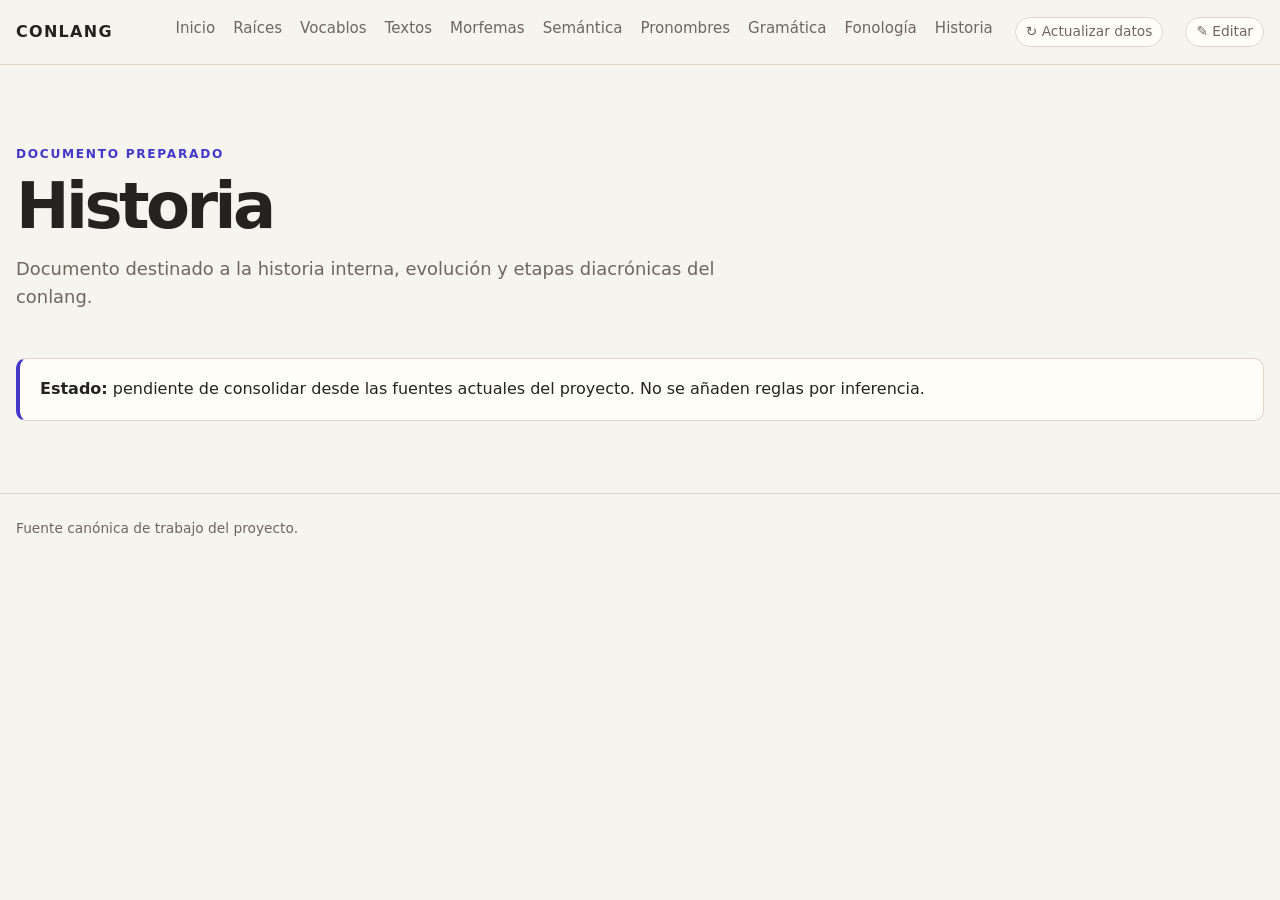
<file: historia.html>
<!doctype html>
<html lang="es">
<head>
  <meta charset="utf-8">
  <meta name="viewport" content="width=device-width, initial-scale=1">
  <meta name="theme-color" content="#4338ca">
  <link rel="icon" type="image/svg+xml" href="favicon.svg">
  <title>Historia · Conlang</title>
  <meta name="description" content="Historia">
  <link rel="stylesheet" href="styles.css?v=20261031indigena">
  <script src="refresh.js?v=20261103cache"></script>
  <script src="editor.js?v=20261103cache"></script>
</head>
<body>
<header class="page-header"><div class="wrap"><div class="brand"><a href="index.html">CONLANG</a></div><nav class="site-nav" aria-label="Navegación principal">
  <a href="index.html">Inicio</a>
  <a href="lexico.html">Raíces</a>
  <a href="vocablos.html">Vocablos</a>
  <a href="textos.html">Textos</a>
  <a href="morfemas.html">Morfemas</a>
  <a href="semantica.html">Semántica</a>
  <a href="pronombres.html">Pronombres</a>
  <a href="gramatica.html">Gramática</a>
  <a href="fonologia.html">Fonología</a>
  <a href="historia.html">Historia</a>
</nav></div></header>
<main class="wrap"><section class="hero compact"><p class="eyebrow">Documento preparado</p><h1>Historia</h1><p>Documento destinado a la historia interna, evolución y etapas diacrónicas del conlang.</p></section><section class="notice"><strong>Estado:</strong> pendiente de consolidar desde las fuentes actuales del proyecto. No se añaden reglas por inferencia.</section></main>
<footer class="page-footer"><div class="wrap">Fuente canónica de trabajo del proyecto.</div></footer>
</body>
</html>
</file>
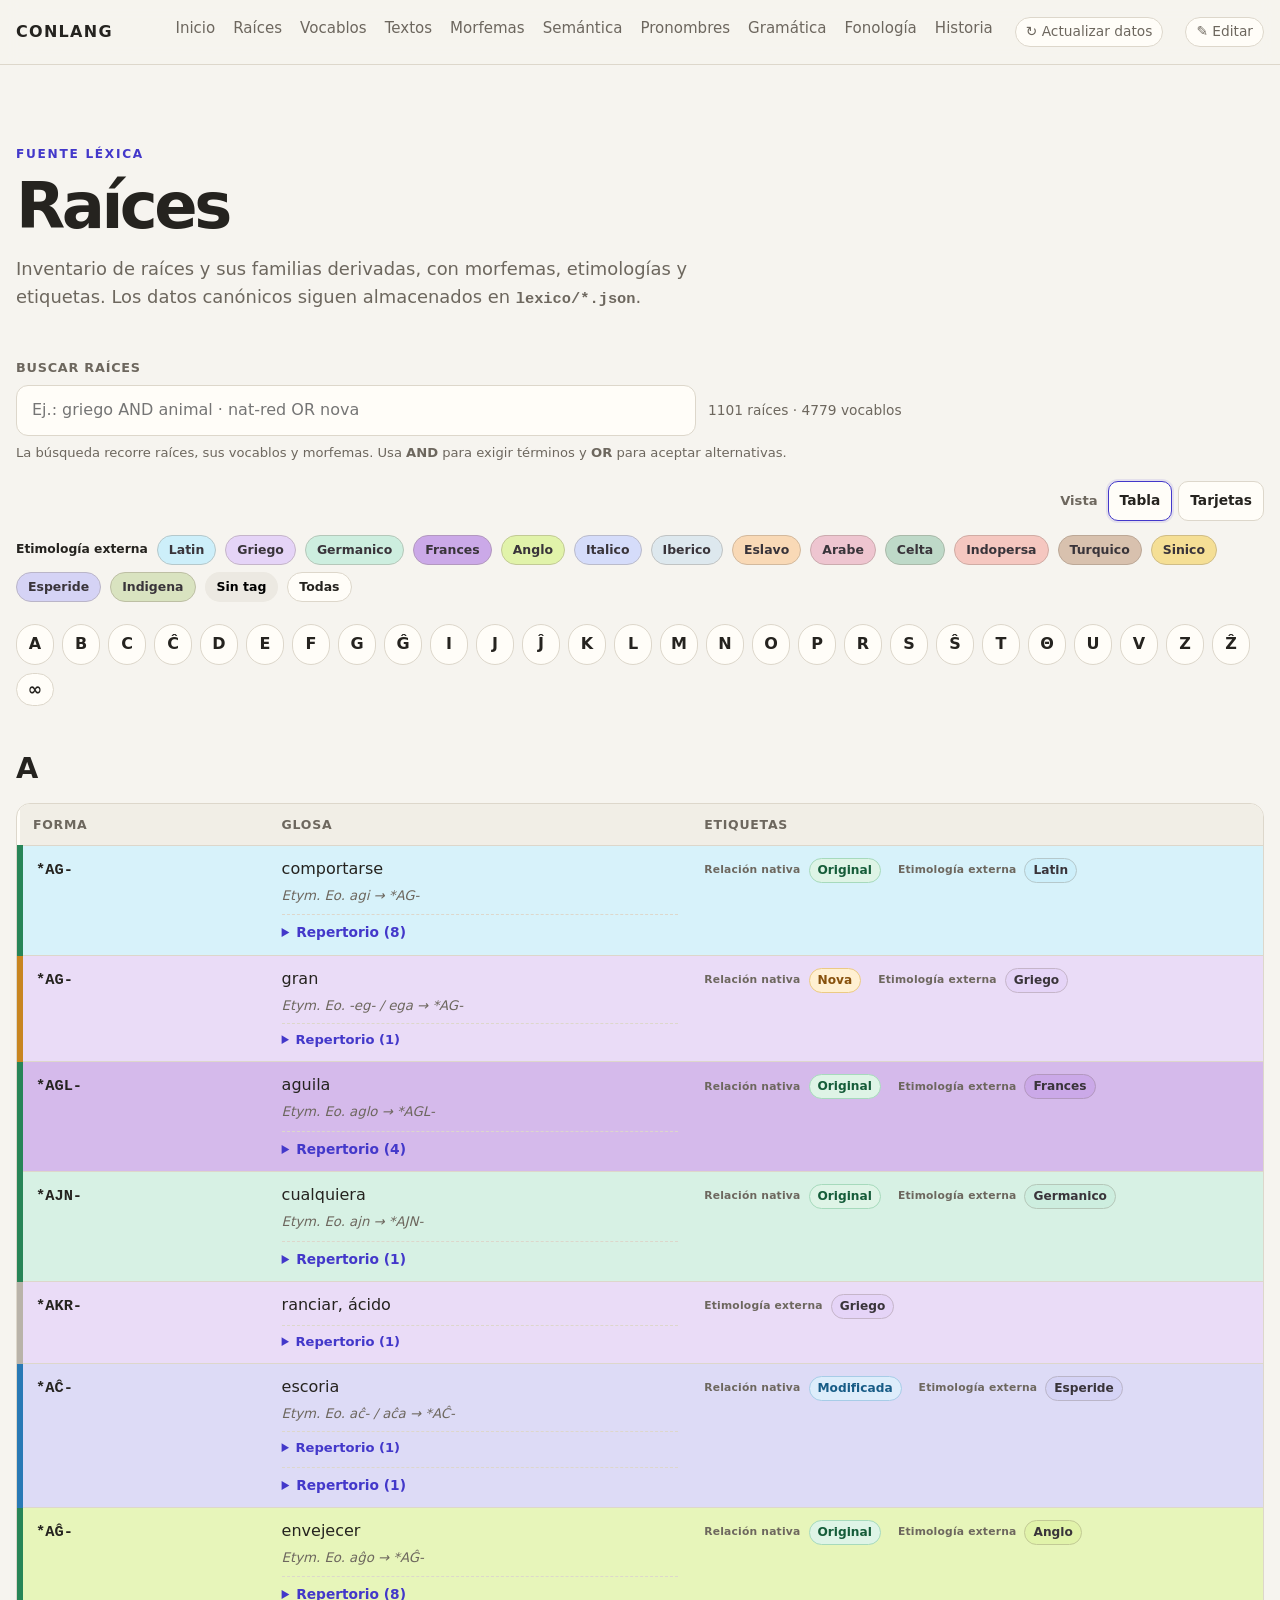
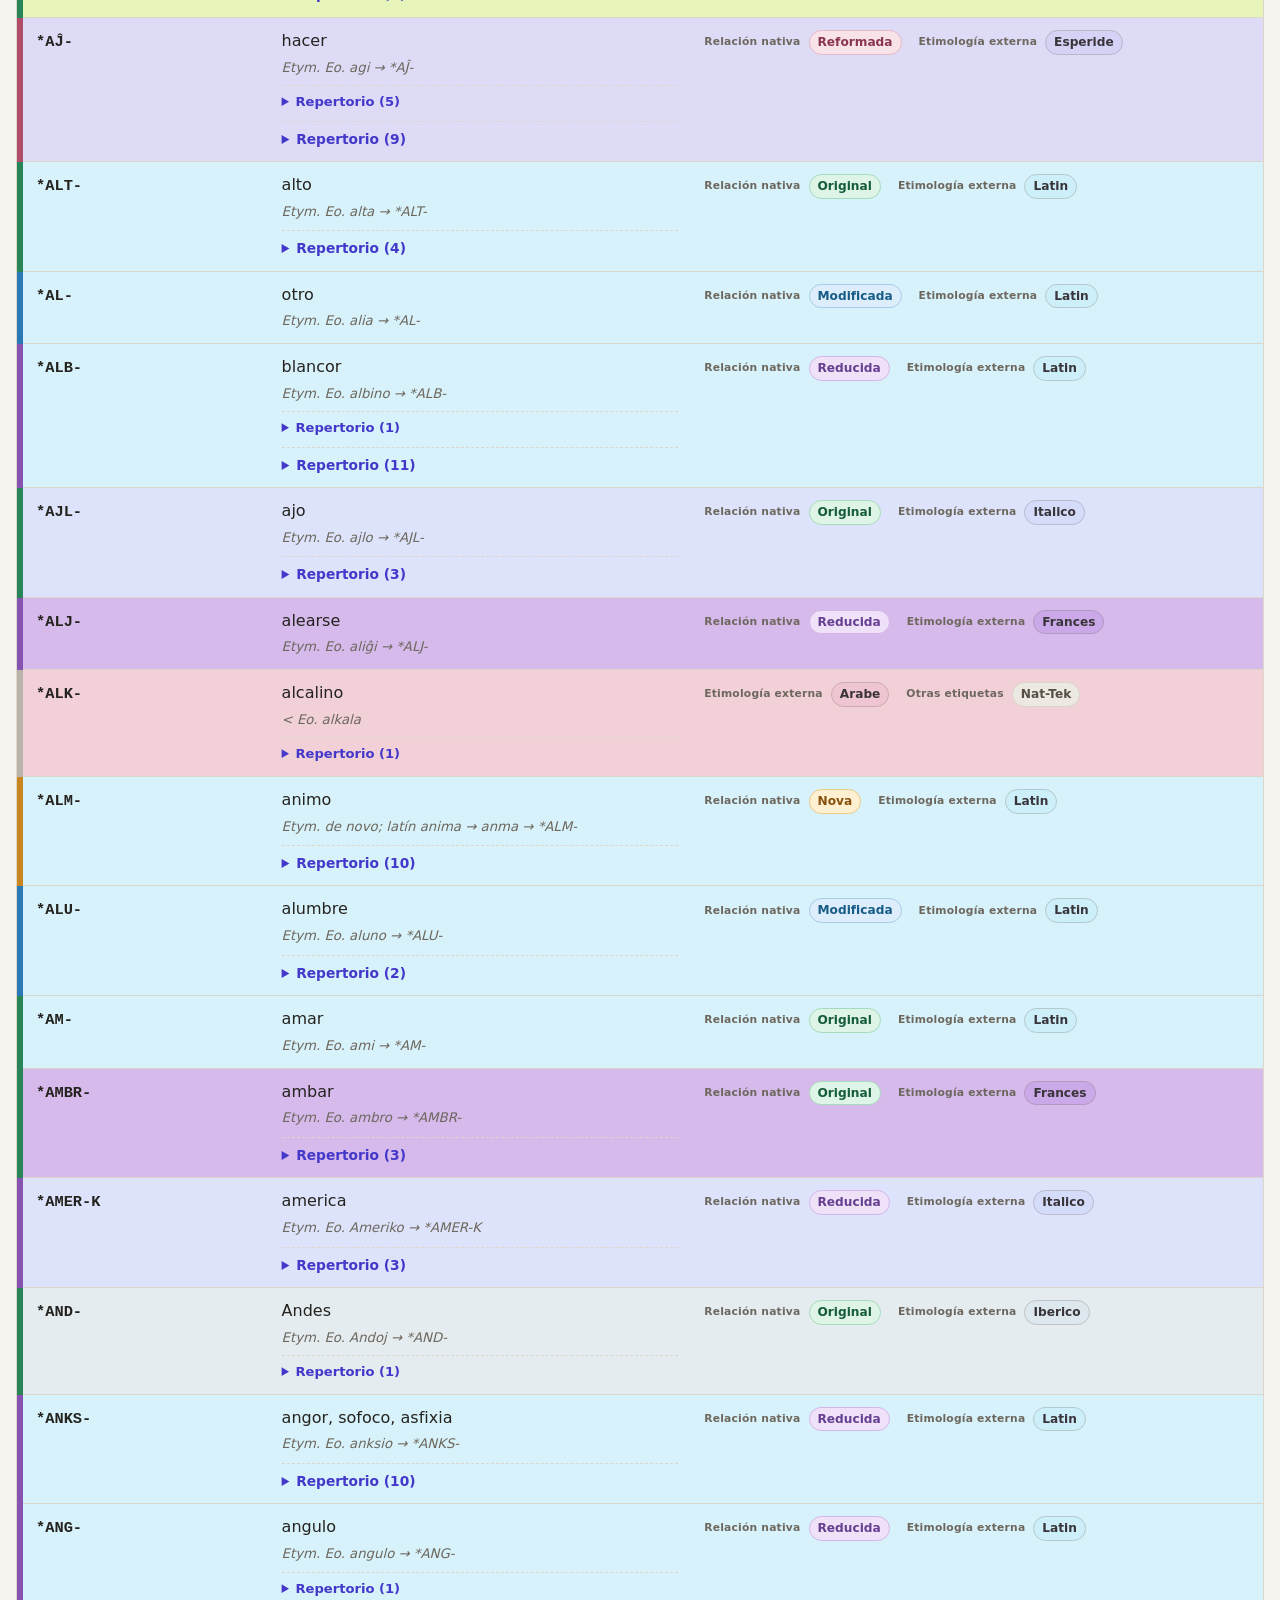
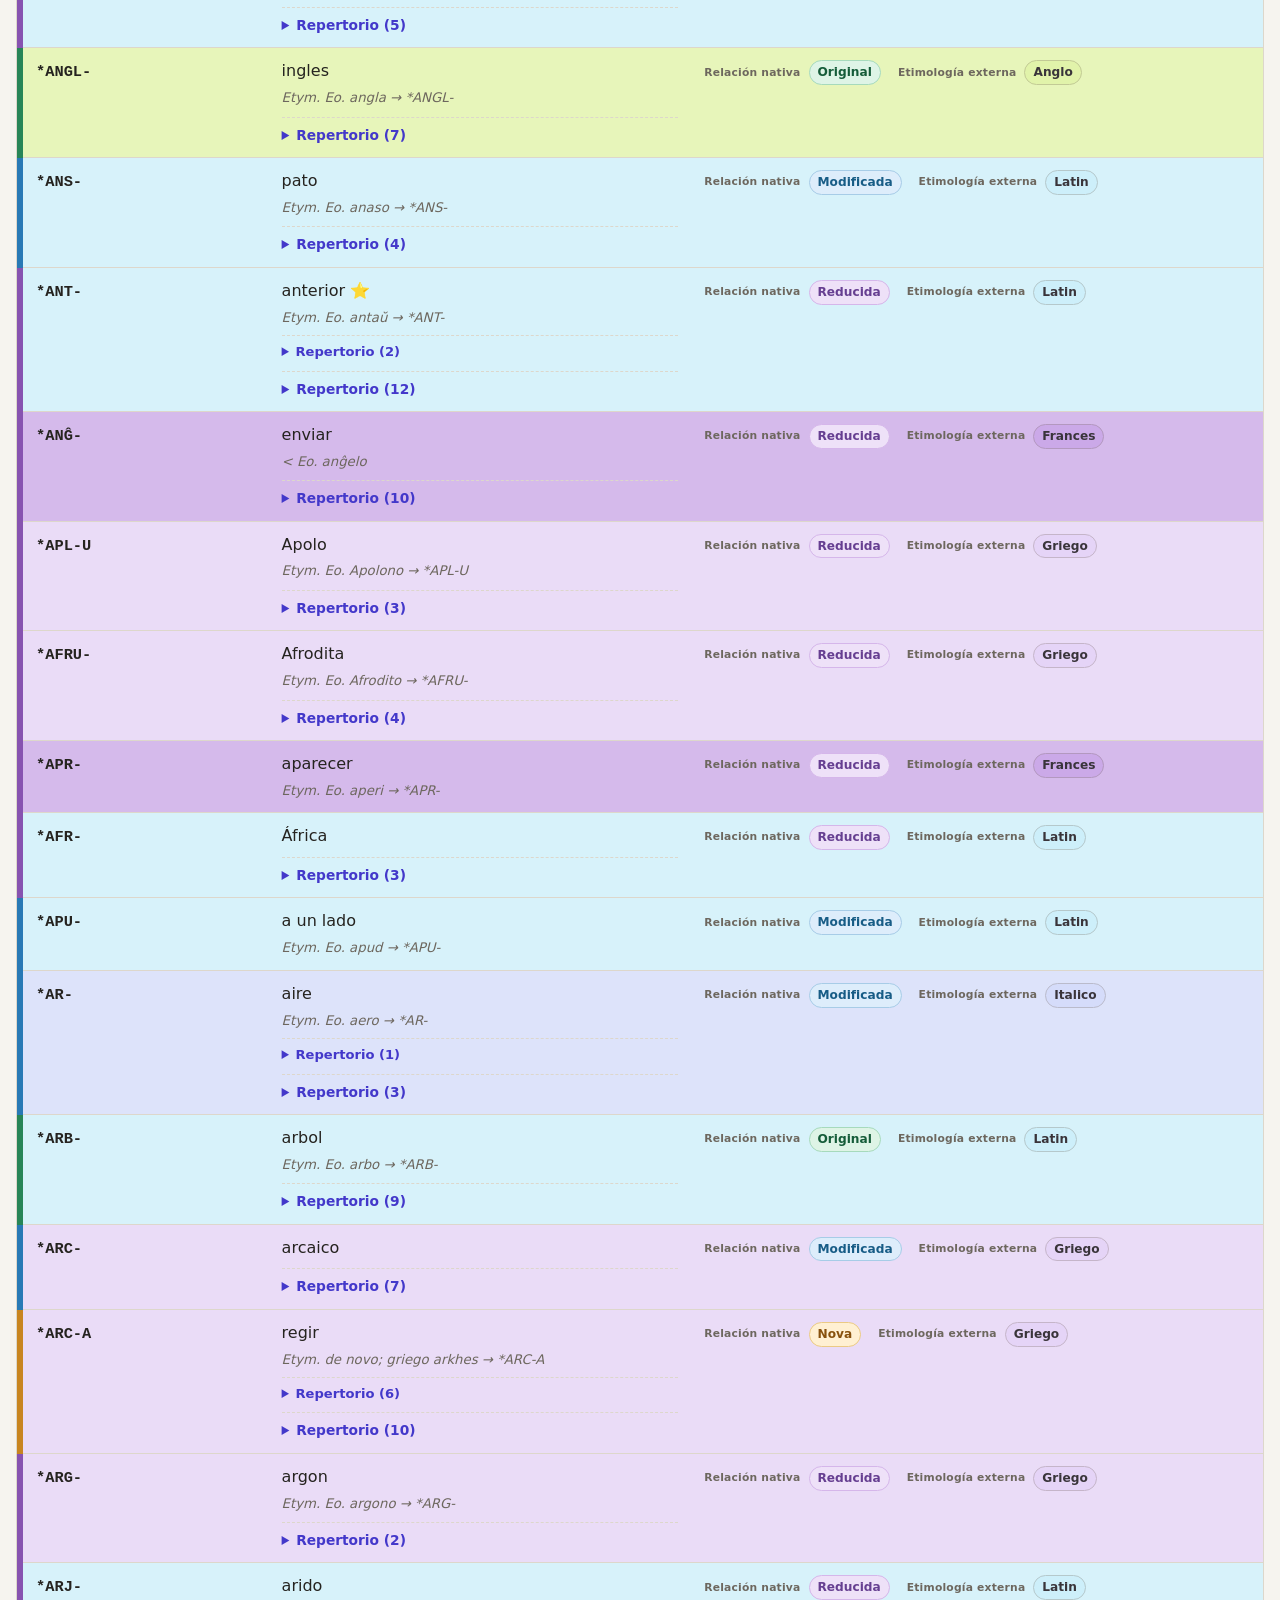
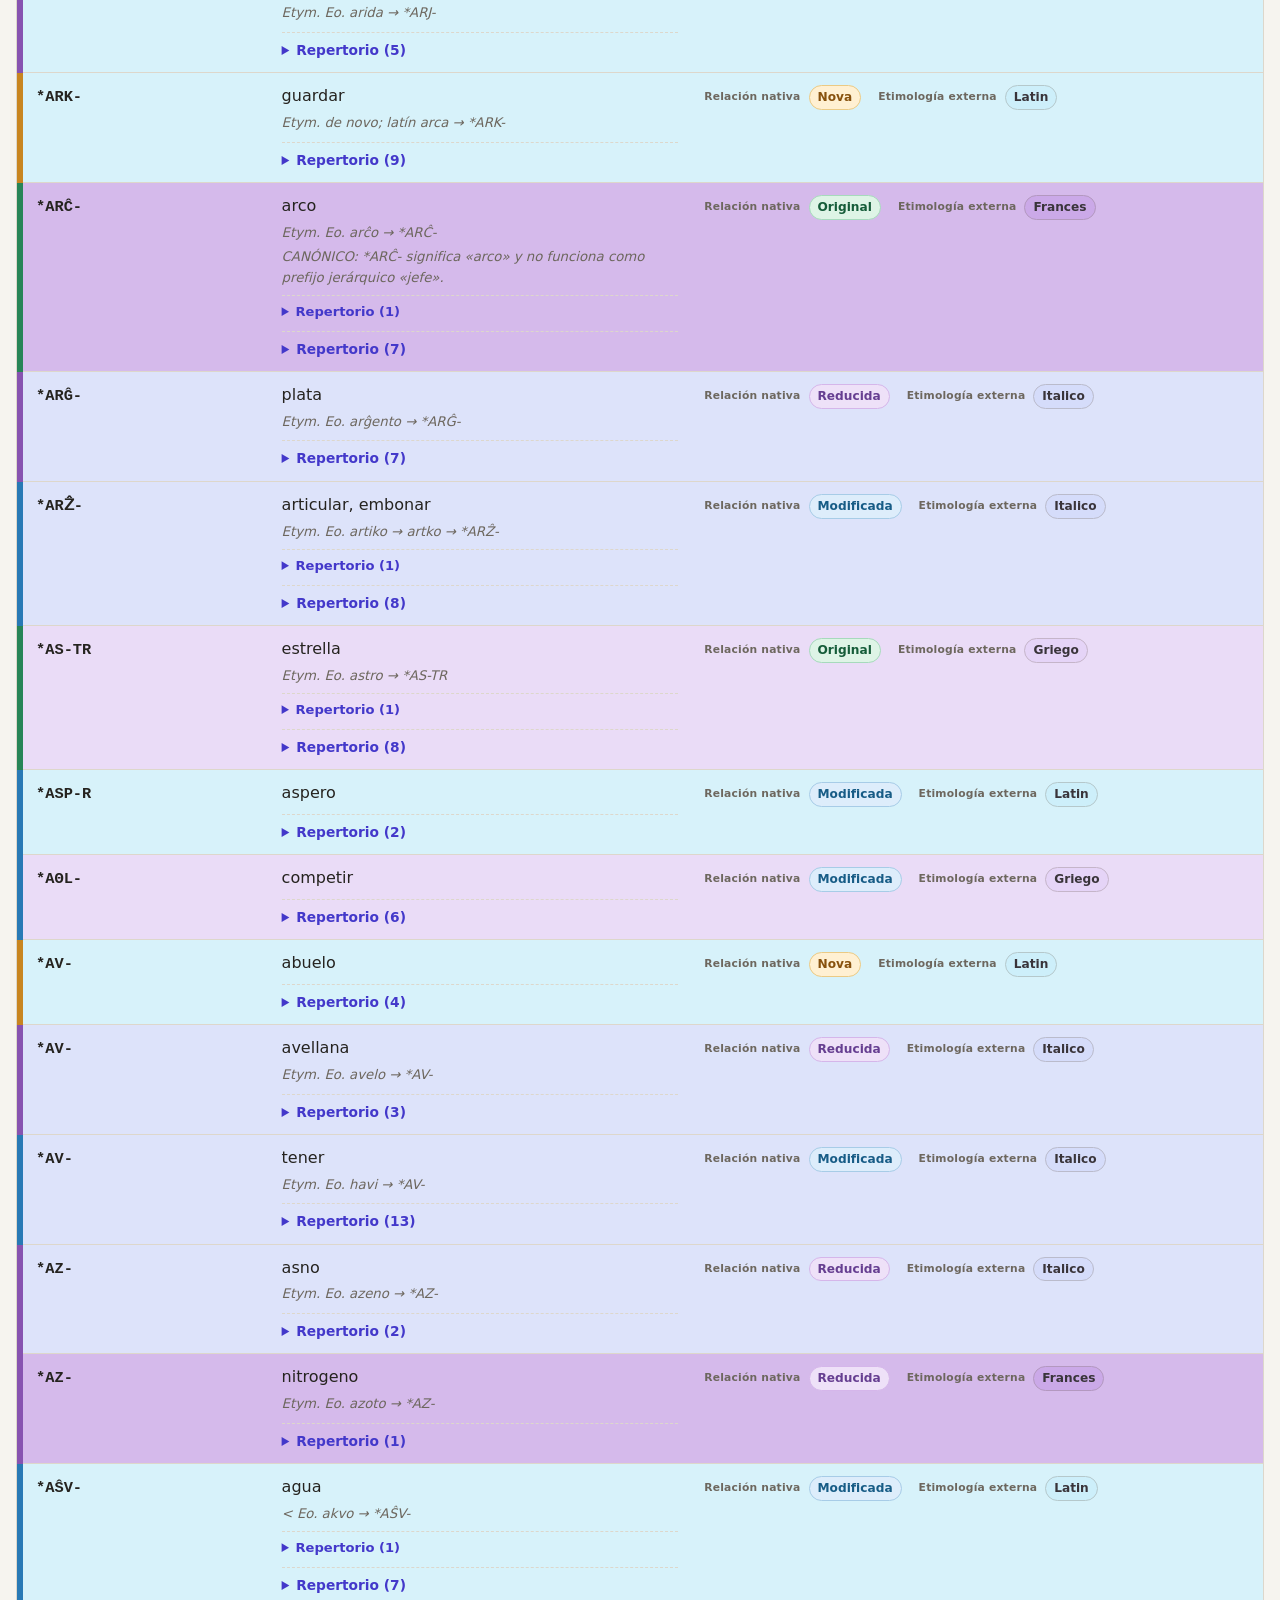
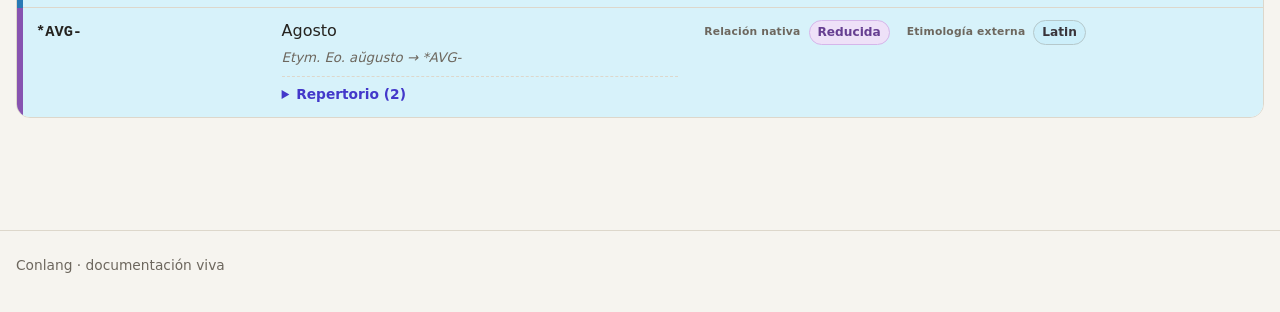
<file: lexico.html>
<!doctype html>
<html lang="es">
<head>
  <meta charset="utf-8">
  <meta name="viewport" content="width=device-width, initial-scale=1">
  <meta name="theme-color" content="#4338ca">
  <link rel="icon" type="image/svg+xml" href="favicon.svg">
  <title>Raíces · Conlang</title>
  <meta name="description" content="Inventario canónico de raíces del conlang">
  <link rel="stylesheet" href="styles.css?v=20261031indigena">
  <script src="refresh.js?v=20261103cache"></script>
  <script src="editor.js?v=20261103cache"></script>
  <style>
    .lex-search-box{margin:0 0 18px}.lex-search-box label{display:block;margin:0 0 7px;font-size:.8rem;font-weight:800;letter-spacing:.06em;text-transform:uppercase;color:var(--muted)}.lex-search-row{display:flex;align-items:center;gap:12px}.lex-search-row input{width:min(680px,100%);padding:12px 15px;border:1px solid var(--line);border-radius:12px;background:var(--paper);color:var(--ink);font:inherit;outline:none}.lex-search-row input:focus{border-color:var(--accent);box-shadow:0 0 0 3px rgba(67,56,202,.12)}#lex-search-count{color:var(--muted);font-size:.86rem;white-space:nowrap}.lex-search-help{margin-top:7px;color:var(--muted);font-size:.82rem}
    .lex-view-toggle{display:flex;justify-content:flex-end;align-items:center;gap:6px;margin:0 0 14px}.lex-view-toggle .view-label{margin-right:4px;color:var(--muted);font-size:.82rem;font-weight:700}.lex-view-toggle button{border:1px solid var(--line);background:var(--paper);color:var(--ink);padding:8px 11px;border-radius:10px;font:inherit;font-size:.86rem;font-weight:700;cursor:pointer}.lex-view-toggle button[aria-pressed="true"]{border-color:var(--accent);box-shadow:0 0 0 2px rgba(67,56,202,.10)}
    .alphabet a[aria-current="true"]{border-color:var(--accent);box-shadow:0 0 0 2px rgba(67,56,202,.10);color:var(--accent)}#lex-letter-all{font-size:1.08rem;line-height:1}
    .lex-card-view .lex-table thead{display:none}.lex-card-view .lex-table{display:block;width:100%;border:0;background:transparent}.lex-card-view .lex-table tbody{display:grid;grid-template-columns:repeat(auto-fit,minmax(min(100%,250px),1fr));gap:12px;width:100%}.lex-card-view .lex-table tbody tr{display:block;border:1px solid var(--line);border-radius:14px;background:var(--paper);padding:10px 12px}.lex-card-view .lex-table tbody td{display:grid;grid-template-columns:76px minmax(0,1fr);column-gap:10px;align-items:start;border:0;padding:5px 0;width:100%;max-width:none}.lex-card-view .lex-table tbody td.form,.lex-card-view .lex-table tbody td.gloss,.lex-card-view .lex-table tbody td.tags{width:100%}.lex-card-view .lex-table tbody td::before{grid-column:1;display:block;margin:2px 0 0;color:var(--muted);font-size:.68rem;font-weight:800;letter-spacing:.06em;text-transform:uppercase}.lex-card-view .lex-table tbody td>.cell-value{grid-column:2;min-width:0}.lex-card-view .lex-table tbody td.tags>.cell-value{display:flex;flex-wrap:wrap;align-items:center;gap:5px 6px;width:100%}.lex-card-view .lex-table tbody td.tags>.cell-value .tag{white-space:nowrap;flex:0 0 auto}.lex-card-view .entry-note.etymology{white-space:normal;overflow-wrap:normal;word-break:normal}.lex-card-view .lex-table tbody td.form::before{content:"Forma"}.lex-card-view .lex-table tbody td.gloss::before{content:"Glosa"}.lex-card-view .lex-table tbody td.tags::before{content:"Etiquetas"}.lex-card-view .table-wrap{overflow:visible}
    /* En tarjetas, el repertorio ocupa todo el ancho: no queda restringido a la columna Glosa. */
    .lex-card-view .lex-table tbody td.gloss>.cell-value>.derived-panel,
    .lex-card-view .lex-table tbody td.gloss>.cell-value>.suffix-repertoire{margin-left:-86px;width:calc(100% + 86px);max-width:none}
    .lex-card-view .derived-grid{grid-template-columns:repeat(auto-fit,minmax(min(100%,230px),1fr))}
    .lex-card-view .derived-entry{min-width:0;overflow-wrap:anywhere}
    /* Fondo = etimología externa; franja izquierda = relación nativa. */
    .lex-table tbody tr.root-relation>td{background:var(--etym-bg,var(--paper))!important}
    .lex-table tbody tr.root-relation>td:first-child{border-left:6px solid var(--relation-accent)}
    .lex-card-view .lex-table tbody tr.root-relation{background:var(--etym-bg,var(--paper))!important;border-color:var(--line)!important;border-left:6px solid var(--relation-accent)!important}
    .lex-card-view .lex-table tbody tr.root-relation>td:first-child{border-left:0}
    .lex-table tbody tr.relation-conflict>td:first-child{border-left-style:dashed}
    .lex-card-view .lex-table tbody tr.relation-conflict{border-left-style:dashed!important}

    .etym-filter-bar{gap:7px 9px;margin-bottom:22px}.etym-filter-bar .etym-filter{display:inline-flex;align-items:center;margin:0;padding:6px 11px;border-radius:999px;font-weight:700;font-size:.78rem;line-height:1.3;font-family:inherit;cursor:pointer;transition:box-shadow .12s,transform .12s}.etym-filter-bar .etym-filter:hover{transform:translateY(-1px);box-shadow:0 2px 7px rgba(37,35,31,.12)}.etym-filter-bar .etym-filter[aria-pressed="true"]{outline:2px solid var(--ink);outline-offset:2px}.etym-filter-bar button:focus-visible{outline:2px solid var(--accent);outline-offset:3px}.etym-filter-reset{border:1px solid var(--line);border-radius:999px;background:var(--paper);color:var(--ink);padding:6px 11px;font-weight:700;font-size:.78rem;line-height:1.3;font-family:inherit;cursor:pointer}.etym-filter-reset:hover{border-color:var(--accent);color:var(--accent)}
    .derived-panel{margin-top:8px;border-top:1px dashed var(--line);padding-top:7px}.derived-panel summary{cursor:pointer;font-weight:800;color:var(--accent);font-size:.86rem;user-select:none}.derived-grid{display:grid;grid-template-columns:repeat(auto-fit,minmax(230px,1fr));gap:10px;margin-top:10px}.derived-entry{border:1px solid var(--line);border-radius:12px;background:var(--paper);padding:10px 12px}.derived-word code{font-size:1rem;font-weight:800}.word-emoji{display:inline-block;margin-right:6px;font-size:1.12rem;vertical-align:middle}.derived-gloss{margin-top:4px}.derived-analysis{margin-top:7px;color:var(--muted);font-size:.8rem}.derived-note{margin-top:7px;color:var(--muted);font-size:.8rem;font-style:italic}.derived-tags{display:flex;gap:5px;flex-wrap:wrap;margin-top:7px}.derived-semantics{display:flex;align-items:center;gap:5px;flex-wrap:wrap;margin-top:7px}.semantic-label{color:var(--muted);font-size:.72rem;font-weight:800;text-transform:uppercase;letter-spacing:.04em}.semantic-field{display:inline-block;padding:2px 7px;border:1px solid var(--line);border-radius:999px;background:var(--paper);color:inherit;font:inherit;font-size:.76rem;white-space:nowrap;cursor:pointer;text-decoration:none}.semantic-field:hover,.semantic-field:focus-visible{border-color:var(--accent);color:var(--accent);outline:none;text-decoration:none}.morph-link{display:inline-block;padding:1px 6px;border-radius:999px;border:1px solid var(--line);text-decoration:none;font-family:ui-monospace,SFMono-Regular,Menlo,Monaco,Consolas,monospace;font-size:.78rem;background:#fff}.morph-link:hover{border-color:var(--accent)}
    .suffix-repertoire{margin-top:7px;padding-top:6px;border-top:1px dashed var(--line)}.suffix-repertoire summary{cursor:pointer;color:var(--accent);font-size:.82rem;font-weight:800;user-select:none}.suffix-word-list{display:flex;flex-wrap:wrap;gap:6px;margin-top:7px}.word-link{display:inline-block;padding:2px 7px;border:1px solid var(--line);border-radius:999px;background:#fff;text-decoration:none;font-family:ui-monospace,SFMono-Regular,Menlo,Monaco,Consolas,monospace;font-size:.8rem}.word-link:hover{border-color:var(--accent)}
    .root-entry-link{display:inline-block;text-decoration:none;cursor:pointer;border-radius:7px;padding:2px 4px;margin:-2px -4px}.root-entry-link code{pointer-events:none}.root-entry-link:hover,.root-entry-link:focus-visible{background:rgba(67,56,202,.08);outline:none}.root-entry-link:hover code,.root-entry-link:focus-visible code{color:var(--accent);text-decoration:underline}.loading-note,.empty-note{padding:18px;border:1px solid var(--line);border-radius:12px;background:var(--paper);color:var(--muted)}#morpheme-focus{margin:28px 0}#morpheme-focus:empty{display:none}
    @media(max-width:600px){.lex-search-row{align-items:flex-start;flex-direction:column}.lex-view-toggle{justify-content:flex-start}}
  </style>
</head>
<body>
<header class="page-header"><div class="wrap"><div class="brand"><a href="index.html">CONLANG</a></div><nav class="site-nav" aria-label="Navegación principal">
  <a href="index.html">Inicio</a>
  <a href="lexico.html">Raíces</a>
  <a href="vocablos.html">Vocablos</a>
  <a href="textos.html">Textos</a>
  <a href="morfemas.html">Morfemas</a>
  <a href="semantica.html">Semántica</a>
  <a href="pronombres.html">Pronombres</a>
  <a href="gramatica.html">Gramática</a>
  <a href="fonologia.html">Fonología</a>
  <a href="historia.html">Historia</a>
</nav></div></header>
<main class="wrap">
  <section class="hero compact"><p class="eyebrow">Fuente léxica</p><h1>Raíces</h1><p>Inventario de raíces y sus familias derivadas, con morfemas, etimologías y etiquetas. Los datos canónicos siguen almacenados en <code>lexico/*.json</code>.</p></section>
  <div class="lex-search-box"><label for="lex-search">Buscar raíces</label><div class="lex-search-row"><input id="lex-search" type="search" autocomplete="off" spellcheck="false" placeholder="Ej.: griego AND animal · nat-red OR nova"><span id="lex-search-count" aria-live="polite"></span></div><div class="lex-search-help">La búsqueda recorre raíces, sus vocablos y morfemas. Usa <strong>AND</strong> para exigir términos y <strong>OR</strong> para aceptar alternativas.</div></div>
  <div class="lex-view-toggle" role="group" aria-label="Modo de visualización"><span class="view-label">Vista</span><button id="lex-view-table" type="button" aria-pressed="true">Tabla</button><button id="lex-view-cards" type="button" aria-pressed="false">Tarjetas</button></div>
  <div class="root-legend etym-filter-bar" role="group" aria-label="Filtrar raíces por etimología externa">
    <span class="root-legend-label">Etimología externa</span>
    <button type="button" class="tag etym-filter latin" data-etym="latin" aria-pressed="false" title="Filtrar raíces de origen Latin">Latin</button>
    <button type="button" class="tag etym-filter griego" data-etym="griego" aria-pressed="false" title="Filtrar raíces de origen Griego">Griego</button>
    <button type="button" class="tag etym-filter germanico" data-etym="germanico" aria-pressed="false" title="Filtrar raíces de origen Germanico">Germanico</button>
    <button type="button" class="tag etym-filter frances" data-etym="frances" aria-pressed="false" title="Filtrar raíces de origen Frances">Frances</button>
    <button type="button" class="tag etym-filter anglo" data-etym="anglo" aria-pressed="false" title="Filtrar raíces de origen Anglo">Anglo</button>
    <button type="button" class="tag etym-filter italico" data-etym="italico" aria-pressed="false" title="Filtrar raíces de origen Italico">Italico</button>
    <button type="button" class="tag etym-filter iberico" data-etym="iberico" aria-pressed="false" title="Filtrar raíces de origen Iberico">Iberico</button>
    <button type="button" class="tag etym-filter eslavo" data-etym="eslavo" aria-pressed="false" title="Filtrar raíces de origen Eslavo">Eslavo</button>
    <button type="button" class="tag etym-filter arabe" data-etym="arabe" aria-pressed="false" title="Filtrar raíces de origen Arabe">Arabe</button>
    <button type="button" class="tag etym-filter celta" data-etym="celta" aria-pressed="false" title="Filtrar raíces de origen Celta">Celta</button>
    <button type="button" class="tag etym-filter indopersa" data-etym="indopersa" aria-pressed="false" title="Filtrar raíces de origen Indopersa">Indopersa</button>
    <button type="button" class="tag etym-filter turquico" data-etym="turquico" aria-pressed="false" title="Filtrar raíces de origen Turquico">Turquico</button>
    <button type="button" class="tag etym-filter sinico" data-etym="sinico" aria-pressed="false" title="Filtrar raíces de origen Sinico">Sinico</button>
    <button type="button" class="tag etym-filter esperide" data-etym="esperide" aria-pressed="false" title="Filtrar raíces de origen Esperide">Esperide</button>
    <button type="button" class="tag etym-filter indigena" data-etym="indigena" aria-pressed="false" title="Filtrar raíces de origen Indigena">Indigena</button>
    <button type="button" class="tag etym-filter sin-tag" data-etym="sin-tag" aria-pressed="false" title="Filtrar raíces sin etiqueta de etimología externa">Sin tag</button>
    <button type="button" class="etym-filter-reset" id="etym-filter-all" title="Quitar el filtro etimológico">Todas</button>
  </div>
  <nav class="alphabet" aria-label="Índice alfabético"><a href="#sec-a" data-key="a">A</a><a href="#sec-b" data-key="b">B</a><a href="#sec-c" data-key="c">C</a><a href="#sec-circ-c" data-key="circ-c">Ĉ</a><a href="#sec-d" data-key="d">D</a><a href="#sec-e" data-key="e">E</a><a href="#sec-f" data-key="f">F</a><a href="#sec-g" data-key="g">G</a><a href="#sec-circ-g" data-key="circ-g">Ĝ</a><a href="#sec-i" data-key="i">I</a><a href="#sec-j" data-key="j">J</a><a href="#sec-circ-j" data-key="circ-j">Ĵ</a><a href="#sec-k" data-key="k">K</a><a href="#sec-l" data-key="l">L</a><a href="#sec-m" data-key="m">M</a><a href="#sec-n" data-key="n">N</a><a href="#sec-o" data-key="o">O</a><a href="#sec-p" data-key="p">P</a><a href="#sec-r" data-key="r">R</a><a href="#sec-s" data-key="s">S</a><a href="#sec-circ-s" data-key="circ-s">Ŝ</a><a href="#sec-t" data-key="t">T</a><a href="#sec-theta" data-key="theta">Θ</a><a href="#sec-u" data-key="u">U</a><a href="#sec-v" data-key="v">V</a><a href="#sec-z" data-key="z">Z</a><a href="#sec-circ-z" data-key="circ-z">Ẑ</a><a href="#lex-all" id="lex-letter-all" title="Mostrar todas las letras" aria-label="Mostrar todas las raíces">∞</a></nav>
  <div id="morpheme-focus"></div>
  <div id="lex-content" aria-live="polite"><div class="loading-note">Cargando A…</div></div>
</main>
<footer class="page-footer"><div class="wrap">Conlang · documentación viva</div></footer>
<script>
(()=>{
  const LETTERS=[{"letter": "A", "key": "a", "file": "lexico/a.json"}, {"letter": "B", "key": "b", "file": "lexico/b.json"}, {"letter": "C", "key": "c", "file": "lexico/c.json"}, {"letter": "Ĉ", "key": "circ-c", "file": "lexico/circ-c.json"}, {"letter": "D", "key": "d", "file": "lexico/d.json"}, {"letter": "E", "key": "e", "file": "lexico/e.json"}, {"letter": "F", "key": "f", "file": "lexico/f.json"}, {"letter": "G", "key": "g", "file": "lexico/g.json"}, {"letter": "Ĝ", "key": "circ-g", "file": "lexico/circ-g.json"}, {"letter": "I", "key": "i", "file": "lexico/i.json"}, {"letter": "J", "key": "j", "file": "lexico/j.json"}, {"letter": "Ĵ", "key": "circ-j", "file": "lexico/circ-j.json"}, {"letter": "K", "key": "k", "file": "lexico/k.json"}, {"letter": "L", "key": "l", "file": "lexico/l.json"}, {"letter": "M", "key": "m", "file": "lexico/m.json"}, {"letter": "N", "key": "n", "file": "lexico/n.json"}, {"letter": "O", "key": "o", "file": "lexico/o.json"}, {"letter": "P", "key": "p", "file": "lexico/p.json"}, {"letter": "R", "key": "r", "file": "lexico/r.json"}, {"letter": "S", "key": "s", "file": "lexico/s.json"}, {"letter": "Ŝ", "key": "circ-s", "file": "lexico/circ-s.json"}, {"letter": "T", "key": "t", "file": "lexico/t.json"}, {"letter": "Θ", "key": "theta", "file": "lexico/theta.json"}, {"letter": "U", "key": "u", "file": "lexico/u.json"}, {"letter": "V", "key": "v", "file": "lexico/v.json"}, {"letter": "Z", "key": "z", "file": "lexico/z.json"}, {"letter": "Ẑ", "key": "circ-z", "file": "lexico/circ-z.json"}];
  const content=document.getElementById('lex-content'),search=document.getElementById('lex-search'),count=document.getElementById('lex-search-count'),morphFocus=document.getElementById('morpheme-focus');
  const cache=new Map();let indexPromise=null,morphPromise=null,mode='letter',activeKey='a',activeEtym=null,view=(()=>{try{return localStorage.getItem('conlang-lexicon-view')}catch(e){return null}})()||'table';
  const norm=s=>(s||'').toLocaleLowerCase('es').trim();
  const esc=s=>String(s??'').replace(/[&<>"']/g,c=>({'&':'&amp;','<':'&lt;','>':'&gt;','"':'&quot;',"'":'&#39;'}[c]));
  function parseQuery(raw){const q=norm(raw);if(!q)return[];return q.split(/\s+or\s+/i).map(g=>g.split(/\s+and\s+/i).map(norm).filter(Boolean)).filter(g=>g.length)}
  function matches(text,groups){const t=norm(text);return !groups.length||groups.some(g=>g.every(term=>t.includes(term)))}
  async function loadIndex(){if(!indexPromise)indexPromise=fetch('lexico/index.json').then(r=>{if(!r.ok)throw Error('index');return r.json()});return indexPromise}
  async function loadMorphs(){if(!morphPromise)morphPromise=fetch('lexico/morphemes.json').then(r=>{if(!r.ok)throw Error('morphemes');return r.json()});return morphPromise}
  async function loadLetter(key){if(cache.has(key))return cache.get(key);const meta=LETTERS.find(x=>x.key===key);if(!meta)throw Error('letter');const p=fetch(meta.file).then(r=>{if(!r.ok)throw Error(meta.file);return r.json()});cache.set(key,p);return p}
  const RELATION_CLASSES=new Set(['nat-plen','nat-mod','nat-red','nat-refor','nat-tek','nat-nom','nat-insp','nova']);
  const RELATION_NAMES={'nat-plen':'Original','nat-tek':'Tecnica','nat-nom':'Nominal','nat-insp':'Inspirada','nat-mod':'Modificada','nat-red':'Reducida','nat-refor':'Reformada','nova':'Nova'};
  const ETYMOLOGY_CLASSES=new Set(['latin','griego','germanico','frances','anglo','italico','iberico','eslavo','arabe','celta','indopersa','turquico','sinico','esperide','indigena']);
  function relationClass(e){
    const relations=(e.tags||[]).filter(t=>RELATION_CLASSES.has(t.class));
    return relations.length>1?'relation-conflict':relations.length===1?'relation-'+relations[0].class:'';
  }
  function etymologyClass(e){const tag=(e.tags||[]).find(t=>ETYMOLOGY_CLASSES.has(t.class));return tag?'etym-'+tag.class:'';}
  const NOTE_LABELS={'Bas':'note-bas','Part.':'note-part','Sono':'note-sono','formal':'note-formal','Mundial':'note-mundial','arcaico':'note-arcaico','onomato':'note-onomato','nom':'note-nom'};
  function tagHTML(tags){return(tags||[]).map(t=>`<span class="tag ${esc(t.class||'generic')} ${esc(NOTE_LABELS[t.label]||'')}">${esc(RELATION_NAMES[t.class]||t.label)}</span>`).join('')}
  function rootTagsHTML(tags){
    const groups=[
      ['Relación nativa',(tags||[]).filter(t=>RELATION_CLASSES.has(t.class))],
      ['Etimología externa',(tags||[]).filter(t=>ETYMOLOGY_CLASSES.has(t.class))],
      ['Otras etiquetas',(tags||[]).filter(t=>!RELATION_CLASSES.has(t.class)&&!ETYMOLOGY_CLASSES.has(t.class))]
    ];
    return '<div class="root-tag-groups">'+groups.filter(([,arr])=>arr.length).map(([label,arr])=>
      '<span class="root-tag-set"><span class="root-tag-set-label">'+esc(label)+'</span>'+tagHTML(arr)+'</span>'
    ).join('')+'</div>';
  }
  function repertoireHTML(targetId,idx,currentRootId=null){const words=(idx?.words||[]).filter(w=>w.refs?.includes(targetId)&&(!currentRootId||w.root_id!==currentRootId));if(!words.length)return'';return`<details class="suffix-repertoire"><summary>Repertorio (${words.length})</summary><div class="suffix-word-list">${words.map(w=>`<a class="word-link" href="#${esc(w.id)}" data-word-id="${esc(w.id)}">${w.emoji?esc(w.emoji)+' ':''}${esc(w.form)}</a>`).join('')}</div></details>`}
  function wordHTML(w,root=null){
    const emoji=w.emoji?'<span class="word-emoji" aria-hidden="true">'+esc(w.emoji)+'</span>':'';
    const sem=w.semantic_fields?.length?`<div class="derived-semantics"><span class="semantic-label">Campos</span>${w.semantic_fields.map(x=>`<a class="semantic-field" href="?q=${encodeURIComponent(x)}" data-semantic-field="${esc(x)}" title="Filtrar por ${esc(x)}">${esc(x)}</a>`).join('')}</div>`:'';
    const notes=(w.notes||[]).map(n=>`<div class="derived-note">${esc(n)}</div>`).join('');
    const rootLine=root?`<div class="derived-analysis">Raíz: <a class="morph-link" href="raiz.html?id=${encodeURIComponent(root.id)}">${esc(root.form)}</a></div>`:'';
    return`<article class="derived-entry" id="${esc(w.id)}"><div class="derived-word">${emoji}<code>${esc(w.form)}</code></div><div class="derived-gloss">${esc(w.gloss)}</div>${rootLine}${w.analysis_html?`<div class="derived-analysis">${w.analysis_html}</div>`:''}${notes}${sem}${w.tags?.length?`<div class="derived-tags">${tagHTML(w.tags)}</div>`:''}</article>`;
  }
  function wordSectionHTML(items,title='Palabras'){return`<section class="lex-section"><h2>${esc(title)}</h2><div class="derived-grid">${items.map(x=>wordHTML(x.word,x.root)).join('')}</div></section>`}
  function entryRow(e,idx){const et=e.etymology?`<div class="entry-note etymology">${esc(e.etymology)}</div>`:'';const notes=(e.notes||[]).map(n=>`<div class="entry-note">${esc(n)}</div>`).join('');const words=e.words||[];const derived=words.length?`<details class="derived-panel"><summary>Repertorio (${words.length})</summary><div class="derived-grid">${words.map(w=>wordHTML(w)).join('')}</div></details>`:'';const rep=e.kind==='other'?'':repertoireHTML(e.id,idx,e.id);const rel=relationClass(e),etym=etymologyClass(e);const rowClass=(e.kind==='other'?(e.row_class||''):((e.row_class||'')+' root-relation '+rel+' '+etym)).trim();return`<tr class="${esc(rowClass)}" data-entry-id="${esc(e.id)}"><td class="form"><div class="cell-value"><a class="root-entry-link" href="raiz.html?id=${encodeURIComponent(e.id)}" data-root-id="${esc(e.id)}" title="Abrir ficha de ${esc(e.form)}"><code id="${esc(e.id)}">${esc(e.form)}</code></a></div></td><td class="gloss"><div class="cell-value"><span class="root-gloss">${esc(e.gloss)}</span>${et}${notes}${rep}${derived}</div></td><td class="tags"><div class="cell-value">${rootTagsHTML(e.tags)}</div></td></tr>`}
  function sectionHTML(letter,entries,idx,title=null){return`<section class="lex-section"><h2>${esc(title||letter)}</h2><div class="table-wrap"><table class="lex-table"><thead><tr><th>Forma</th><th>Glosa</th><th>Etiquetas</th></tr></thead><tbody>${entries.map(e=>entryRow(e,idx)).join('')}</tbody></table></div></section>`}
  function morphemeRow(m,idx){if(!m)return'';return`<tr><td class="form"><div class="cell-value"><code id="${esc(m.id)}">${esc(m.form)}</code></div></td><td class="gloss"><div class="cell-value">${esc(m.gloss)}${repertoireHTML(m.id,idx)}</div></td><td class="tags"><div class="cell-value">${tagHTML(m.tags)}</div></td></tr>`}
  function setNav(){document.querySelectorAll('.alphabet a[data-key]').forEach(a=>a.toggleAttribute('aria-current',!search.value.trim()&&mode==='letter'&&a.dataset.key===activeKey));document.getElementById('lex-letter-all').toggleAttribute('aria-current',!search.value.trim()&&mode==='all');document.querySelectorAll('.etym-filter').forEach(b=>b.setAttribute('aria-pressed',String(mode==='etymology'&&activeEtym===b.dataset.etym)))}
  function applyView(){document.body.classList.toggle('lex-card-view',view==='cards');document.getElementById('lex-view-table').setAttribute('aria-pressed',String(view==='table'));document.getElementById('lex-view-cards').setAttribute('aria-pressed',String(view==='cards'))}
  async function renderLetter(key){content.innerHTML='<div class="loading-note">Cargando…</div>';morphFocus.innerHTML='';const[data,idx]=await Promise.all([loadLetter(key),loadIndex()]);content.innerHTML=sectionHTML(data.letter,data.entries,idx);applyView();setNav()}
  async function renderAll(){content.innerHTML='<div class="loading-note">Cargando todo el léxico…</div>';morphFocus.innerHTML='';const idx=await loadIndex();const datas=await Promise.all(LETTERS.map(x=>loadLetter(x.key)));content.innerHTML=datas.map(d=>sectionHTML(d.letter,d.entries,idx)).join('');applyView();setNav()}

  async function renderEtymology(etym){
    content.innerHTML='<div class="loading-note">Filtrando raíces…</div>';morphFocus.innerHTML='';
    const idx=await loadIndex();
    const meta=(idx.roots||[]).filter(r=>etym==='sin-tag'?!(r.tags||[]).some(tag=>ETYMOLOGY_CLASSES.has(norm(tag))):(r.tags||[]).some(tag=>norm(tag)===etym));
    const keys=[...new Set(meta.map(r=>r.key))];
    const datas=await Promise.all(keys.map(loadLetter));
    if(mode!=='etymology'||activeEtym!==etym)return;
    const rootMap=new Map(datas.flatMap(d=>(d.entries||[]).map(e=>[e.id,e])));
    const roots=meta.map(r=>rootMap.get(r.id)).filter(Boolean);
    const label=document.querySelector('.etym-filter[data-etym="'+etym+'"]')?.textContent||etym;
    content.innerHTML=roots.length?sectionHTML(label,roots,idx,'Raíces · '+label):'<div class="empty-note">'+(etym==='sin-tag'?'Todas las raíces tienen una etiqueta de etimología externa.':'Sin raíces clasificadas como '+esc(label)+'.')+'</div>';
    count.textContent=roots.length+(roots.length===1?' raíz':' raíces');applyView();setNav();
  }
  function clearEtymology(){
    activeEtym=null;search.value='';count.textContent='';mode='all';
    history.replaceState(null,'',location.pathname+'#lex-all');setNav();renderAll().catch(showError);
  }
  document.querySelectorAll('.etym-filter').forEach(b=>b.addEventListener('click',()=>{
    const etym=b.dataset.etym;
    if(activeEtym===etym){clearEtymology();return}
    activeEtym=etym;mode='etymology';search.value='';view='cards';
    history.replaceState(null,'',location.pathname+'?etym='+encodeURIComponent(etym));
    setNav();renderEtymology(etym).catch(showError);
  }));
  document.getElementById('etym-filter-all').addEventListener('click',clearEtymology);
  document.getElementById('lex-view-table').onclick=()=>{view='table';try{localStorage.setItem('conlang-lexicon-view',view)}catch(e){}applyView()};
  document.getElementById('lex-view-cards').onclick=()=>{view='cards';try{localStorage.setItem('conlang-lexicon-view',view)}catch(e){}applyView()};
  document.querySelectorAll('.alphabet a[data-key]').forEach(a=>a.addEventListener('click',e=>{e.preventDefault();search.value='';activeEtym=null;count.textContent='';mode='letter';activeKey=a.dataset.key;history.replaceState(null,'','#sec-'+activeKey);renderLetter(activeKey).catch(showError)}));
  document.getElementById('lex-letter-all').addEventListener('click',e=>{e.preventDefault();search.value='';activeEtym=null;count.textContent='';mode='all';history.replaceState(null,'','#lex-all');renderAll().catch(showError)});
  async function doSearch(){
    const raw=search.value.trim();
    if(!raw){count.textContent='';return mode==='all'?renderAll():renderLetter(activeKey)}
    const groups=parseQuery(raw),idx=await loadIndex();
    const rootText=r=>[r.form,r.gloss,r.etymology||'',...(r.tags||[])].join(' ');
    const roots=idx.roots.filter(r=>matches(rootText(r),groups));
    const words=idx.words.filter(w=>matches(w.search,groups));
    const morphs=idx.morphemes.filter(m=>matches(m.search,groups));
    const keys=[...new Set([...roots.map(r=>r.key),...words.map(w=>w.key)])];
    const datas=await Promise.all(keys.map(loadLetter));
    const rootMap=new Map(datas.flatMap(d=>d.entries.map(e=>[e.id,e])));
    const entries=roots.map(r=>rootMap.get(r.id)).filter(Boolean);
    const wordItems=words.map(w=>{const root=rootMap.get(w.root_id),word=root?.words?.find(x=>x.id===w.id);return word?{word,root}:null}).filter(Boolean);
    const sections=[];
    if(entries.length)sections.push(sectionHTML('Raíces',entries,idx,'Raíces'));
    if(wordItems.length)sections.push(wordSectionHTML(wordItems,'Palabras'));
    content.innerHTML=sections.length?sections.join(''):'<div class="empty-note">Sin raíces ni palabras coincidentes.</div>';
    if(morphs.length){const md=await loadMorphs();const mm=new Map(md.morphemes.map(m=>[m.id,m]));morphFocus.innerHTML='<section class="lex-section"><h2>Morfemas</h2><div class="table-wrap"><table class="lex-table"><thead><tr><th>Forma</th><th>Glosa</th><th>Etiquetas</th></tr></thead><tbody>'+morphs.map(mi=>morphemeRow(mm.get(mi.id),idx)).join('')+'</tbody></table></div></section>'}else morphFocus.innerHTML='';
    const total=roots.length+words.length+morphs.length;count.textContent=total+' resultado'+(total===1?'':'s');applyView();setNav()
  }
  let timer;search.addEventListener('input',()=>{clearTimeout(timer);if(activeEtym){activeEtym=null;mode='letter';history.replaceState(null,'',location.pathname);setNav()}timer=setTimeout(()=>doSearch().catch(showError),120)});
  async function showReference(id){const idx=await loadIndex();if(idx.words.some(w=>w.id===id)){await showWord(id);return}const mi=idx.morphemes.find(m=>m.id===id);if(mi){const md=await loadMorphs();const m=md.morphemes.find(x=>x.id===id);morphFocus.innerHTML='<section class="lex-section"><h2>Morfema</h2><div class="table-wrap"><table class="lex-table"><tbody>'+morphemeRow(m,idx)+'</tbody></table></div></section>';morphFocus.scrollIntoView({behavior:'smooth',block:'center'});return}const r=idx.roots.find(x=>x.id===id);if(r){location.href='raiz.html?id='+encodeURIComponent(id)}}
  async function showWord(id){const idx=await loadIndex();const wi=idx.words.find(x=>x.id===id);if(!wi)return;const data=await loadLetter(wi.key),root=data.entries.find(e=>e.id===wi.root_id),word=root?.words?.find(w=>w.id===id);if(!word||!root)return;search.value='';mode='word';activeKey=wi.key;morphFocus.innerHTML='';history.replaceState(null,'','#'+id);content.innerHTML=wordSectionHTML([{word,root}],'Palabra');applyView();setNav();document.getElementById(id)?.scrollIntoView({behavior:'smooth',block:'center'})}
  document.addEventListener('click',e=>{const rootLink=e.target.closest('a.root-entry-link[data-root-id]');if(rootLink){e.preventDefault();location.assign('raiz.html?id='+encodeURIComponent(rootLink.dataset.rootId));return}const s=e.target.closest('a.semantic-field[data-semantic-field]');if(s){e.preventDefault();location.href='vocablos.html?q='+encodeURIComponent(s.dataset.semanticField||'');return}const a=e.target.closest('a.morph-link[href^="#"],a.word-link[data-word-id]');if(!a)return;e.preventDefault();if(a.dataset.wordId)showWord(a.dataset.wordId).catch(showError);else showReference(a.getAttribute('href').slice(1)).catch(showError)});
  function showError(err){console.error(err);content.innerHTML='<div class="empty-note">No se pudieron cargar las raíces.</div>'}
  async function initial(){applyView();const idx=await loadIndex();count.textContent=idx.counts.roots+' raíces · '+idx.counts.words+' vocablos';const params=new URLSearchParams(location.search),initialEtym=norm(params.get('etym'));if(ETYMOLOGY_CLASSES.has(initialEtym)||initialEtym==='sin-tag'){activeEtym=initialEtym;mode='etymology';view='cards';setNav();await renderEtymology(initialEtym);return}const initialQuery=params.get('q');if(initialQuery){search.value=initialQuery;mode='search';await doSearch();return}if(location.hash==='#lex-all'){mode='all';await renderAll();return}const hash=location.hash.slice(1);if(hash){const r=idx.roots.find(x=>x.id===hash),w=idx.words.find(x=>x.id===hash),m=idx.morphemes.find(x=>x.id===hash);if(r){activeKey=r.key;await renderLetter(activeKey);document.getElementById(hash)?.scrollIntoView();return}if(w){await showWord(hash);return}if(m){await renderLetter('a');await showReference(hash);return}const lk=LETTERS.find(x=>'sec-'+x.key===hash);if(lk)activeKey=lk.key}await renderLetter(activeKey)}
  initial().catch(showError);
})();
</script>
</body></html>
</file>
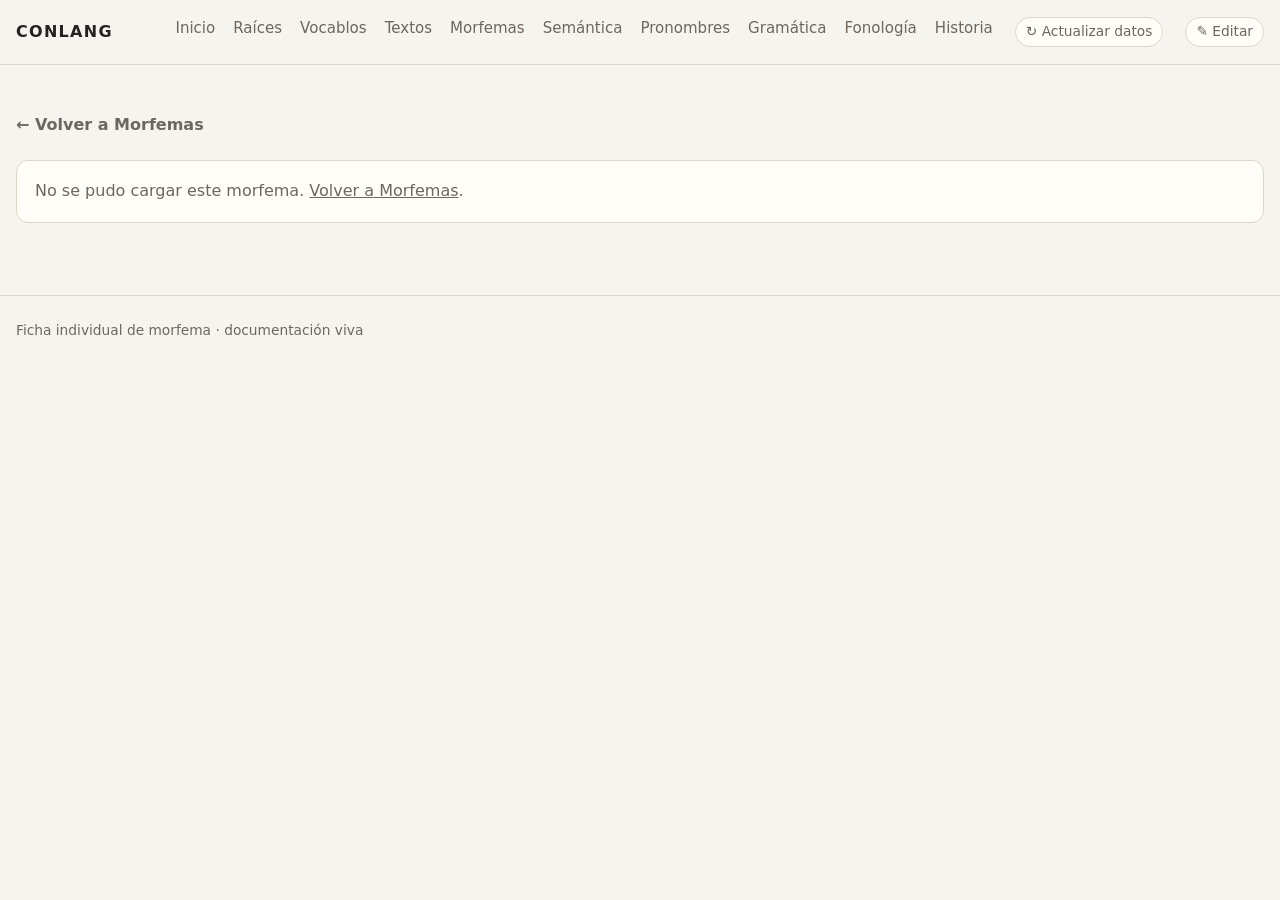
<file: morfema.html>
<!doctype html>
<html lang="es">
<head>
  <meta charset="utf-8">
  <meta name="viewport" content="width=device-width, initial-scale=1">
  <meta name="theme-color" content="#4338ca">
  <link rel="icon" type="image/svg+xml" href="favicon.svg">
  <title>Morfema · Conlang</title>
  <meta name="description" content="Ficha individual de un morfema del conlang">
  <link rel="stylesheet" href="styles.css?v=20261031indigena">
  <script src="refresh.js?v=20261103cache"></script>
  <script src="editor.js?v=20261103cache"></script>
  <style>
    .root-back{display:inline-flex;align-items:center;gap:6px;margin:0 0 22px;color:var(--muted);text-decoration:none;font-weight:700}.root-back:hover{color:var(--accent)}
    .root-sheet{border:1px solid var(--line);border-left:7px solid var(--relation-accent,#b9b3a9);border-radius:22px;background:var(--etym-bg,var(--paper));padding:clamp(22px,5vw,48px);box-shadow:0 12px 38px rgba(47,42,35,.05)}
    .root-sheet.relation-conflict{border-left-style:dashed}
    .root-head{display:grid;grid-template-columns:minmax(0,1fr) auto;gap:24px;align-items:start;border-bottom:1px solid var(--line);padding-bottom:26px}
    .root-form{margin:0;font:800 clamp(2.8rem,8vw,6.6rem)/.95 ui-monospace,SFMono-Regular,Menlo,Monaco,Consolas,monospace;letter-spacing:-.06em;overflow-wrap:anywhere}
    .root-gloss{margin:14px 0 0;font-size:clamp(1.25rem,2.5vw,1.8rem)}
    .root-tags{display:flex;flex-wrap:wrap;justify-content:flex-end;gap:6px;max-width:300px}
    .root-meta{display:grid;grid-template-columns:repeat(auto-fit,minmax(230px,1fr));gap:14px;margin:22px 0 0}.meta-card{border:1px solid var(--line);border-radius:14px;padding:14px 16px}.meta-label{display:block;margin-bottom:4px;color:var(--muted);font-size:.72rem;font-weight:800;text-transform:uppercase;letter-spacing:.07em}.meta-text{overflow-wrap:anywhere}
    .word-lineage{margin-top:6px;font-size:.84rem;color:var(--muted);display:flex;flex-wrap:wrap;gap:4px;align-items:center}.word-old{margin-top:6px;font-size:.84rem;color:var(--muted)}.word-old-label{font-size:.7rem;font-weight:800;text-transform:uppercase;letter-spacing:.06em;margin-right:4px}.word-old code{text-decoration:line-through;text-decoration-color:rgba(0,0,0,.25)}.word-old-an{font-size:.8rem}
    .root-notes{margin-top:18px}.root-note{margin:6px 0;color:var(--muted);font-style:italic}
    .detail-section{margin-top:36px}.detail-section h2{margin:0 0 14px;font-size:1.6rem}.detail-section-count{color:var(--muted);font-size:.9rem;font-weight:500}
    .word-grid{display:grid;grid-template-columns:repeat(auto-fit,minmax(255px,1fr));gap:12px}.word-card{border:1px solid var(--line);border-radius:14px;padding:14px 16px;background:var(--paper)}.word-form a{text-decoration:none}.word-form a:hover{color:var(--accent)}.word-form code{font-size:1.08rem}.word-emoji{display:inline-block;margin-right:6px;font-size:1.15rem;vertical-align:middle}.word-gloss{margin-top:4px}.word-analysis{margin-top:8px;color:var(--muted);font-size:.84rem}.word-note{margin-top:7px;color:var(--muted);font-size:.8rem;font-style:italic}.word-tags,.word-fields{display:flex;flex-wrap:wrap;gap:5px;margin-top:8px}.field{display:inline-block;padding:2px 7px;border:1px solid var(--line);border-radius:999px;background:var(--paper);font-size:.76rem;text-decoration:none}.field:hover{border-color:var(--accent);color:var(--accent)}
    .morph-link{display:inline-block;padding:1px 6px;border-radius:999px;border:1px solid var(--line);text-decoration:none;font-family:ui-monospace,SFMono-Regular,Menlo,Monaco,Consolas,monospace;font-size:.78rem;background:#fff}.morph-link:hover{border-color:var(--accent)}
    .history-days{display:grid;gap:9px}.history-day{border:1px solid var(--line);border-radius:11px;overflow:hidden;background:var(--paper)}.history-day summary{cursor:pointer;display:flex;align-items:center;flex-wrap:wrap;gap:8px;padding:12px 14px;font-weight:700;list-style-position:inside}.history-day summary:hover{background:rgba(67,56,202,.05)}.history-day summary:focus-visible{outline:2px solid var(--accent);outline-offset:-3px}.history-count{font-size:.8rem;font-weight:500;color:var(--muted)}.history-day[open] summary{border-bottom:1px solid var(--line)}.history-list{padding:0 14px}.history-item{display:grid;grid-template-columns:max-content max-content minmax(0,1fr);gap:10px;align-items:baseline;padding:9px 0;border-bottom:1px solid var(--line);font-size:.86rem}.history-item:last-child{border-bottom:0}.history-item a{text-decoration:none}.history-item a:hover{text-decoration:underline}.history-item time{color:var(--muted);white-space:nowrap}.empty-note{padding:18px;border:1px solid var(--line);border-radius:12px;background:var(--paper);color:var(--muted)}
    @media(max-width:680px){.root-head{grid-template-columns:1fr}.root-tags{justify-content:flex-start}.history-item{grid-template-columns:max-content 1fr}.history-item .history-message{grid-column:1/-1}}

    .lineage{display:flex;flex-wrap:wrap;gap:6px;align-items:center}.lineage-label{font-size:.72rem;font-weight:800;text-transform:uppercase;letter-spacing:.07em;color:var(--muted);margin-right:4px}
    .text-hits{display:grid;gap:10px}.text-hit{border:1px solid var(--line);border-radius:12px;padding:12px 14px;background:var(--paper)}.text-hit-title{font-size:.78rem;font-weight:800;color:var(--muted);text-transform:uppercase;letter-spacing:.06em}.text-hit-title a{text-decoration:none}.text-hit-title a:hover{color:var(--accent)}.text-hit-line{margin-top:4px}.text-hit-line mark{background:#fde68a;border-radius:4px;padding:0 2px}.text-hit-orig{margin-top:3px;color:var(--muted);font-size:.86rem;font-style:italic}
    .root-gloss .word-emoji{font-size:1em}.root-form .form-emoji{font-size:.7em;margin-right:.15em;vertical-align:.08em;letter-spacing:0}
    .use-filter{width:100%;max-width:420px;margin:0 0 12px;padding:9px 12px;border:1px solid var(--line);border-radius:10px;background:var(--paper);color:var(--ink);font:inherit}
    .use-table td,.use-table th{padding:9px 12px}.use-table td.form{white-space:nowrap}.use-table a{text-decoration:none}.use-table a:hover{color:var(--accent)}

  </style>
</head>
<body>
<header class="page-header"><div class="wrap"><div class="brand"><a href="index.html">CONLANG</a></div><nav class="site-nav" aria-label="Navegación principal">
  <a href="index.html">Inicio</a>
  <a href="lexico.html">Raíces</a>
  <a href="vocablos.html">Vocablos</a>
  <a href="textos.html">Textos</a>
  <a href="morfemas.html">Morfemas</a>
  <a href="semantica.html">Semántica</a>
  <a href="pronombres.html">Pronombres</a>
  <a href="gramatica.html">Gramática</a>
  <a href="fonologia.html">Fonología</a>
  <a href="historia.html">Historia</a>
</nav></div></header>
<main class="wrap">
  <a class="root-back" href="morfemas.html">← Volver a Morfemas</a>
  <div id="morph-content"><div class="empty-note">Cargando morfema…</div></div>
</main>
<footer class="page-footer"><div class="wrap">Ficha individual de morfema · documentación viva</div></footer>
<script>
(()=>{
  const box=document.getElementById('morph-content');
  const esc=s=>String(s??'').replace(/[&<>"']/g,c=>({'&':'&amp;','<':'&lt;','>':'&gt;','"':'&quot;',"'":'&#39;'}[c]));
  const fieldHTML=fields=>(fields||[]).map(f=>'<a class="field" href="vocablos.html?q='+encodeURIComponent(f)+'">'+esc(f)+'</a>').join('');
  const labelTags=tags=>(tags||[]).map(t=>'<span class="tag generic">'+esc(t)+'</span>').join('');
  const wordHref=id=>'vocablo.html?id='+encodeURIComponent(id);
  const morphHref=id=>'morfema.html?id='+encodeURIComponent(id);
  const rootHref=id=>'raiz.html?id='+encodeURIComponent(id);
  const historyZone='America/Monterrey';
  const historyDayFormat=new Intl.DateTimeFormat('es-MX',{timeZone:historyZone,year:'numeric',month:'2-digit',day:'2-digit'});
  const historyDateLabel=new Intl.DateTimeFormat('es-MX',{timeZone:historyZone,day:'numeric',month:'long',year:'numeric'});
  const historyTimeLabel=new Intl.DateTimeFormat('es-MX',{timeZone:historyZone,hour:'2-digit',minute:'2-digit',hour12:false});
  function historyHTML(items,what){
    if(!items.length)return '<div class="empty-note">Sin commits registrados para '+what+' (el historial se regenera automáticamente tras cada cambio).</div>';
    const groups=new Map();
    [...items].sort((a,b)=>Date.parse(b.date||'')-Date.parse(a.date||'')).forEach(c=>{
      const date=new Date(c.date||''),valid=!Number.isNaN(date.getTime());
      const key=valid?historyDayFormat.formatToParts(date).reduce((o,p)=>(o[p.type]=p.value,o),{}):null;
      const day=key?key.year+'-'+key.month+'-'+key.day:'sin-fecha';
      if(!groups.has(day))groups.set(day,{label:valid?historyDateLabel.format(date):'Fecha desconocida',commits:[]});
      groups.get(day).commits.push({commit:c,date,valid});
    });
    return '<div class="history-days">'+[...groups.values()].map(g=>'<details class="history-day"><summary><span>'+esc(g.label)+'</span><span class="history-count">('+g.commits.length+' commit'+(g.commits.length===1?'':'s')+')</span></summary><div class="history-list">'+g.commits.map(it=>{const c=it.commit;return '<div class="history-item"><a href="'+esc(c.url)+'" target="_blank" rel="noopener noreferrer"><code>'+esc((c.sha||'').slice(0,7))+'</code></a><time datetime="'+esc(c.date||'')+'">'+esc(it.valid?historyTimeLabel.format(it.date):'Sin hora')+'</time><span class="history-message">'+esc(c.message)+'</span></div>'}).join('')+'</div></details>').join('')+'</div>';
  }
  function wordCard(w){
    const notes=(w.notes||[]).map(n=>'<div class="word-note">'+esc(n)+'</div>').join('');
    return '<article class="word-card"><div class="word-form">'+(w.emoji?'<span class="word-emoji" aria-hidden="true">'+esc(w.emoji)+'</span>':'')+'<a href="'+wordHref(w.id)+'"><code>'+esc(w.form)+'</code></a></div><div class="word-gloss">'+esc(w.gloss)+'</div><div class="word-analysis">Raíz: <a href="'+rootHref(w.root_id)+'"><code>'+esc(w.root_form)+'</code></a></div>'+(w.analysis_html?'<div class="word-analysis">'+w.analysis_html+'</div>':'')+notes+((w.semantic_fields||[]).length?'<div class="word-fields">'+fieldHTML(w.semantic_fields)+'</div>':'')+((w.tags||[]).length?'<div class="word-tags">'+labelTags(w.tags)+'</div>':'')+'</article>';
  }
  const section=(title,n,inner)=>'<section class="detail-section"><h2>'+title+(n!=null?' <span class="detail-section-count">('+n+')</span>':'')+'</h2>'+inner+'</section>';
  const getJSON=(url,fallback)=>fetch(url).then(r=>{if(!r.ok){if(fallback!==undefined)return fallback;throw Error(url)}return r.json()}).catch(e=>{if(fallback!==undefined)return fallback;throw e});
  function wireLinks(getIndex){
    document.addEventListener('click',e=>{
      const a=e.target.closest('a.morph-link[href^="#"]');const index=getIndex();if(!a||!index)return;
      const id=a.getAttribute('href').slice(1);
      if((index.roots||[]).some(r=>r.id===id)){e.preventDefault();location.assign(rootHref(id));return}
      if((index.morphemes||[]).some(m=>m.id===id)){e.preventDefault();location.assign(morphHref(id));return}
      if((index.words||[]).some(w=>w.id===id)){e.preventDefault();location.assign(wordHref(id))}
    });
  }

  const tagHTML=tags=>(tags||[]).map(t=>'<span class="tag '+esc(t.class||'generic')+'">'+esc(t.label)+'</span>').join('');
  const bare=f=>String(f||'').replace(/^\*/,'').replace(/\s*\(.*\)\s*$/,'').trim().toLocaleLowerCase('es');
  const norm=s=>String(s??'').toLocaleLowerCase('es');
  let index=null;
  wireLinks(()=>index);

  async function load(){
    const id=new URLSearchParams(location.search).get('id');
    if(!id)throw Error('missing morpheme id');
    const [idx,md,hist]=await Promise.all([getJSON('lexico/index.json'),getJSON('lexico/morphemes.json'),getJSON('lexico/history-items.json',{morphemes:{}})]);
    index=idx;
    const all=md.morphemes||[],m=all.find(x=>x.id===id);
    if(!m)throw Error('morpheme not found');
    const users=(idx.words||[]).filter(w=>(w.refs||[]).includes(id)).sort((a,b)=>String(a.form).localeCompare(String(b.form),'es',{sensitivity:'base'}));
    const roots=(m.root_refs||[]).map(r=>(idx.roots||[]).find(x=>x.id===r)).filter(Boolean);
    const homos=all.filter(x=>x.id!==id&&bare(x.form)===bare(m.form));
    document.title=m.form+' · Morfema · Conlang';
    const meta=[
      m.etymology?'<div class="meta-card"><span class="meta-label">Etimología</span><div class="meta-text">'+esc(m.etymology)+'</div></div>':'',
      roots.length?'<div class="meta-card"><span class="meta-label">Raíces de origen</span><div class="meta-text">'+roots.map(r=>'<a href="'+rootHref(r.id)+'"><code>'+esc(r.form)+'</code></a> · '+esc(r.gloss)).join('<br>')+'</div></div>':'',
      '<div class="meta-card"><span class="meta-label">Identificador</span><div class="meta-text"><code>'+esc(m.id)+'</code></div></div>',
      '<div class="meta-card"><span class="meta-label">Vocablos que lo usan</span><div class="meta-text">'+users.length+'</div></div>'
    ].join('');
    const notes=(m.notes||[]).length?'<div class="root-notes">'+m.notes.map(n=>'<p class="root-note">'+esc(n)+'</p>').join('')+'</div>':'';
    const row=w=>'<tr data-search="'+esc(norm([w.form,w.gloss,w.root_form,w.analysis_text].join(' ')))+'"><td class="form">'+(w.emoji?esc(w.emoji)+' ':'')+'<a href="'+wordHref(w.id)+'"><code>'+esc(w.form)+'</code></a></td><td>'+esc(w.gloss)+'</td><td><a href="'+rootHref(w.root_id)+'"><code>'+esc(w.root_form)+'</code></a></td><td class="word-analysis">'+(w.analysis_html||esc(w.analysis_text))+'</td></tr>';
    const usersHTML=users.length?(users.length>12?'<input class="use-filter" type="search" placeholder="Filtrar estos vocablos…" aria-label="Filtrar vocablos">':'')+'<div class="table-wrap"><table class="lex-table use-table"><thead><tr><th>Forma</th><th>Glosa</th><th>Raíz</th><th>Análisis</th></tr></thead><tbody>'+users.map(row).join('')+'</tbody></table></div>':'<div class="empty-note">Ningún vocablo indexado usa este morfema todavía.</div>';
    const homoHTML=homos.length?section('Morfemas homógrafos',homos.length,'<div class="word-grid">'+homos.map(h=>'<article class="word-card"><div class="word-form"><a href="'+morphHref(h.id)+'"><code>'+esc(h.form)+'</code></a></div><div class="word-gloss">'+esc(h.gloss)+'</div>'+((h.tags||[]).length?'<div class="word-tags">'+tagHTML(h.tags)+'</div>':'')+'</article>').join('')+'</div>'):'';
    box.innerHTML='<article class="root-sheet morph-sheet" data-morph-id="'+esc(m.id)+'"><div class="root-head"><div><p class="eyebrow">Morfema</p><h1 class="root-form">'+esc(m.form)+'</h1><p class="root-gloss">'+esc(m.gloss)+'</p></div><div class="root-tags">'+tagHTML(m.tags)+'</div></div><div class="root-meta">'+meta+'</div>'+notes+
      section('Vocablos que lo usan',users.length,usersHTML)+homoHTML+section('Historial de commits',null,historyHTML((hist.morphemes||{})[id]||[],'este morfema'))+'</article>';
    const f=box.querySelector('.use-filter');
    if(f)f.addEventListener('input',()=>{const q=norm(f.value.trim());box.querySelectorAll('.use-table tbody tr').forEach(tr=>{tr.hidden=!!q&&!tr.dataset.search.includes(q)})});
  }
  load().catch(err=>{console.error(err);box.innerHTML='<div class="empty-note">No se pudo cargar este morfema. <a href="morfemas.html">Volver a Morfemas</a>.</div>'});
})();
</script>
</body>
</html>
</file>
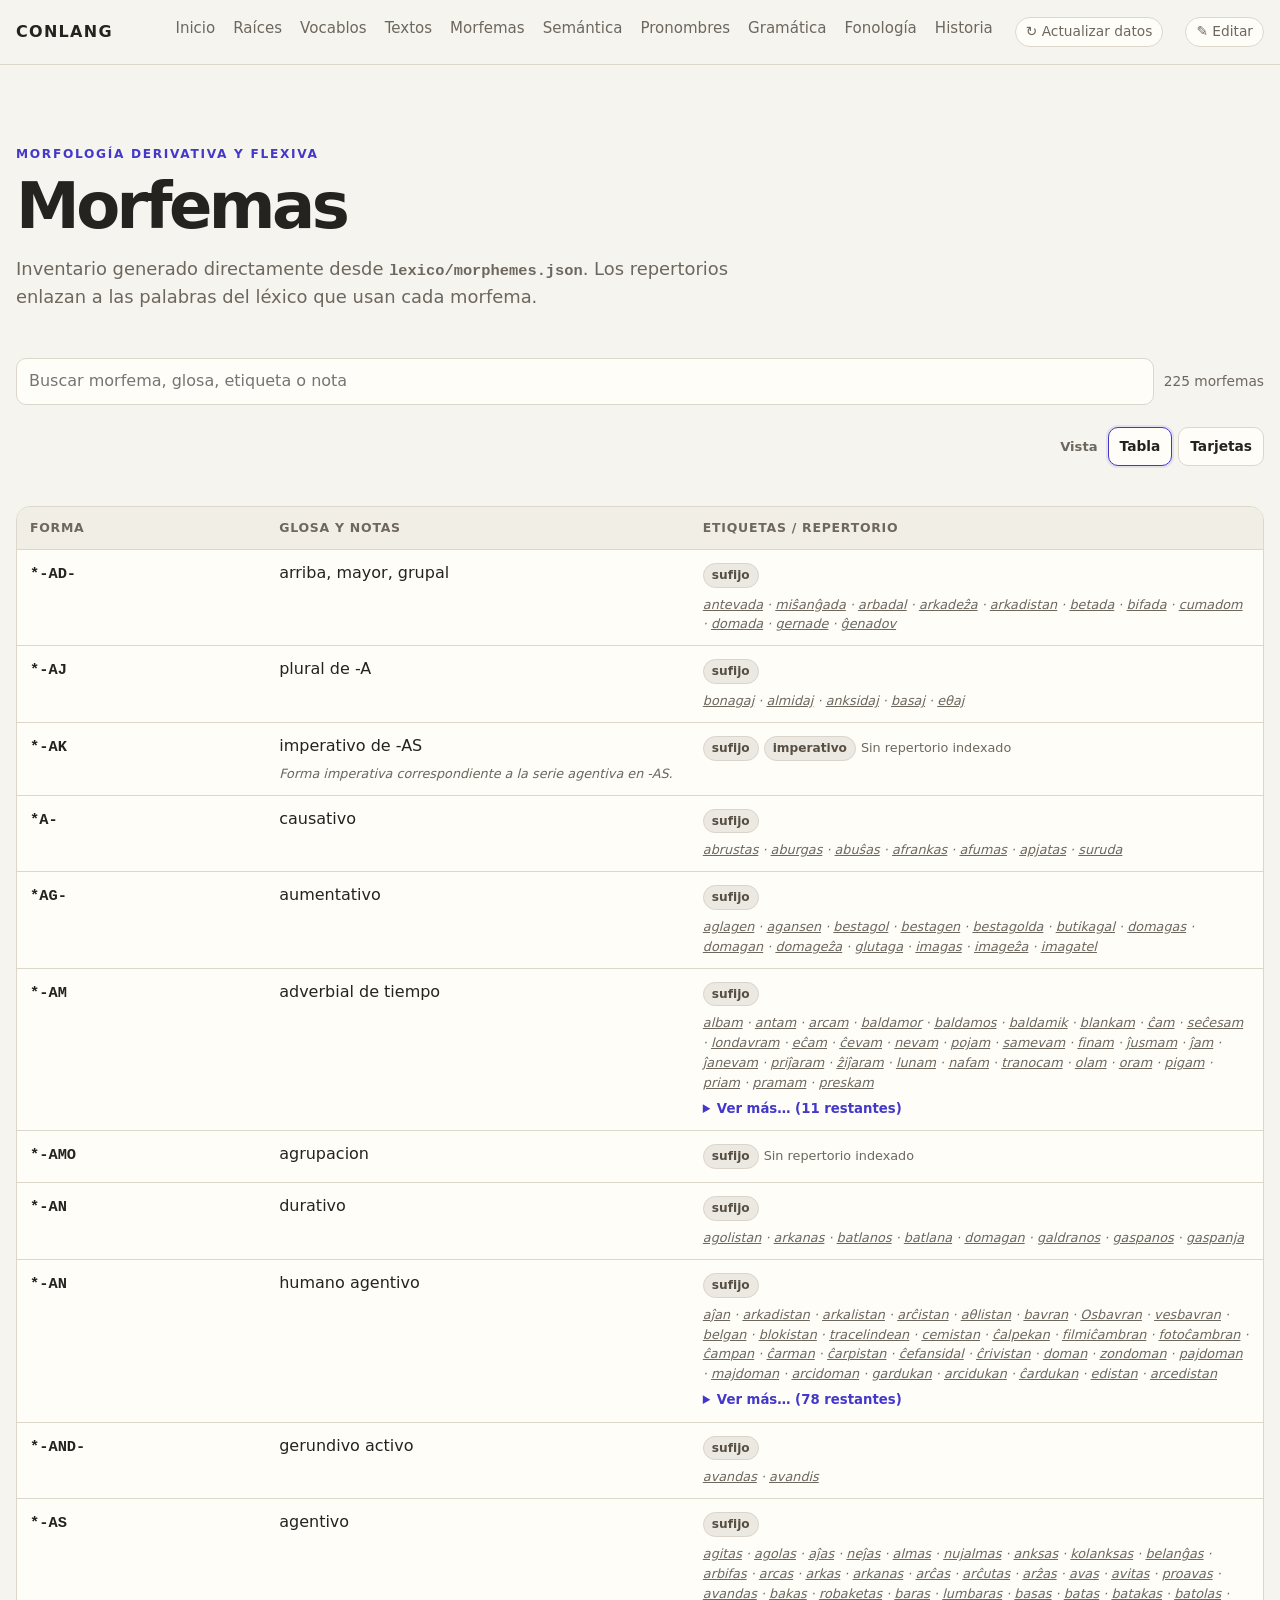
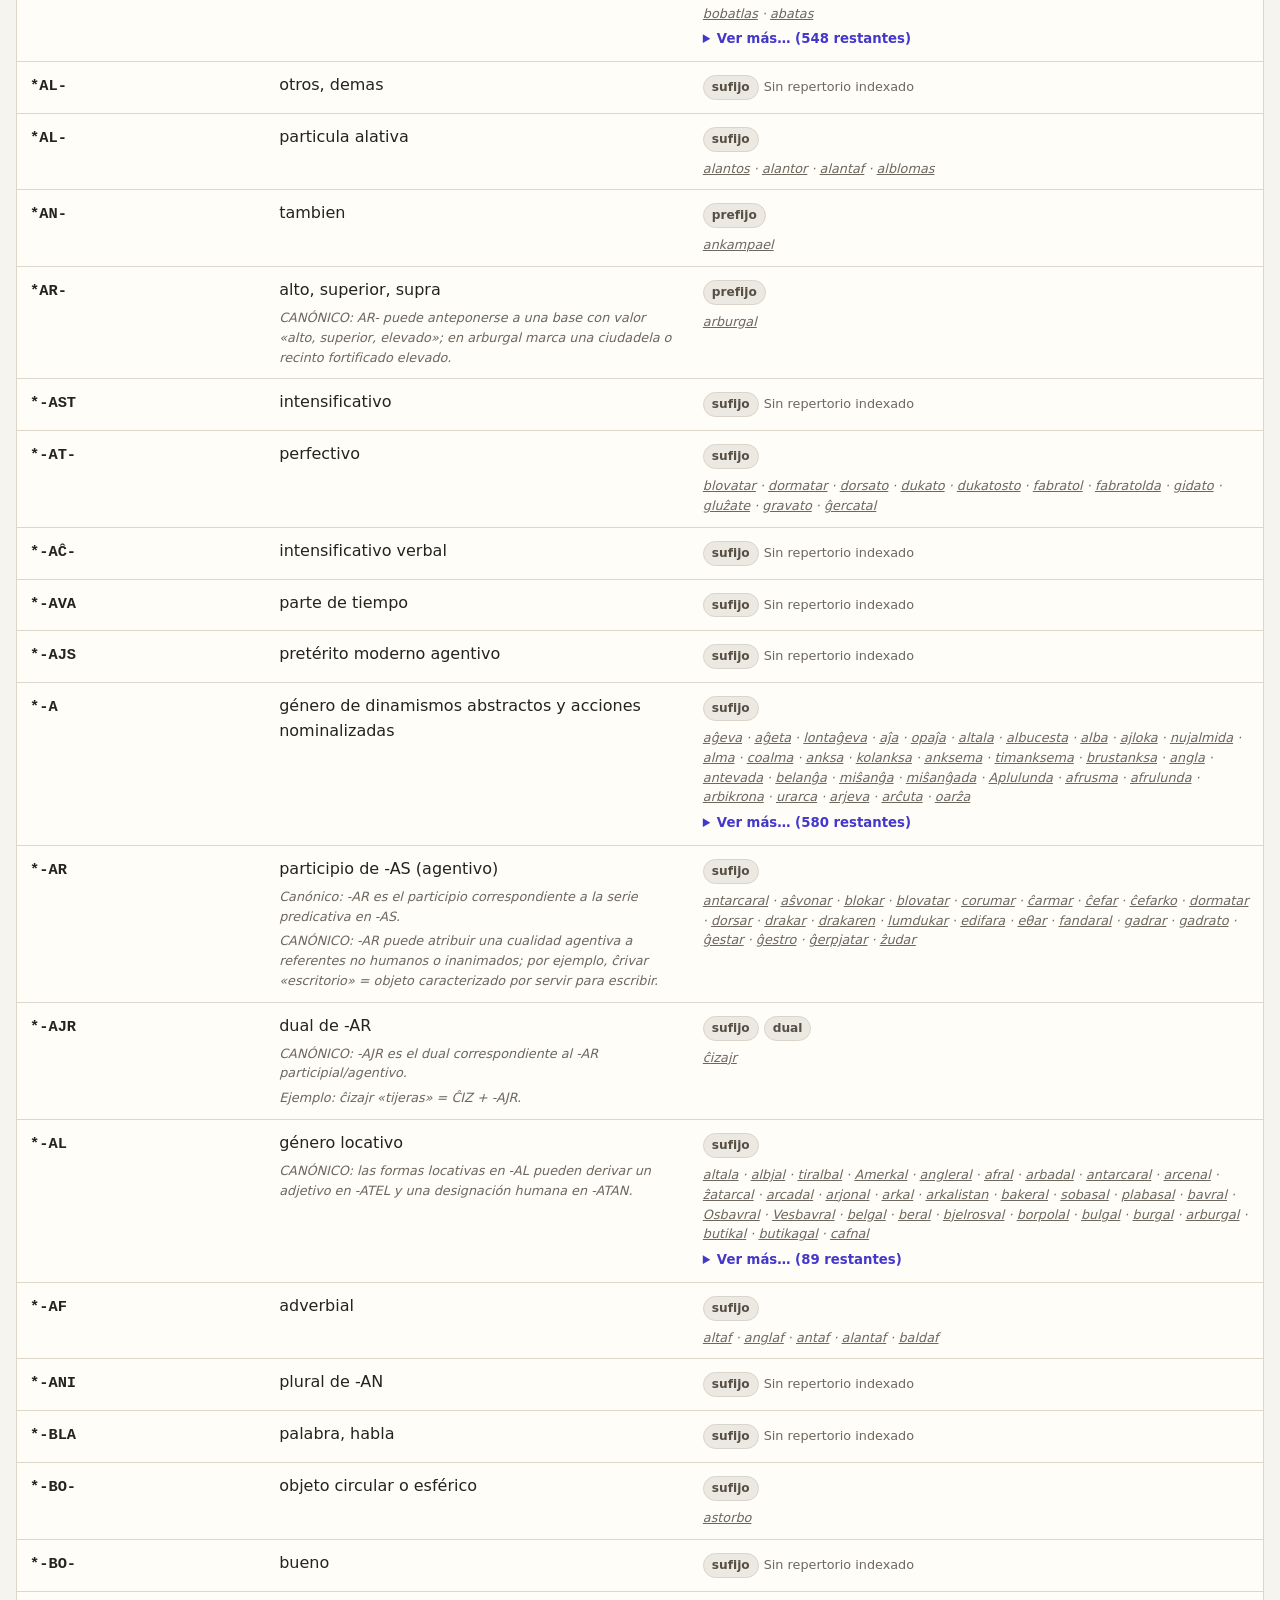
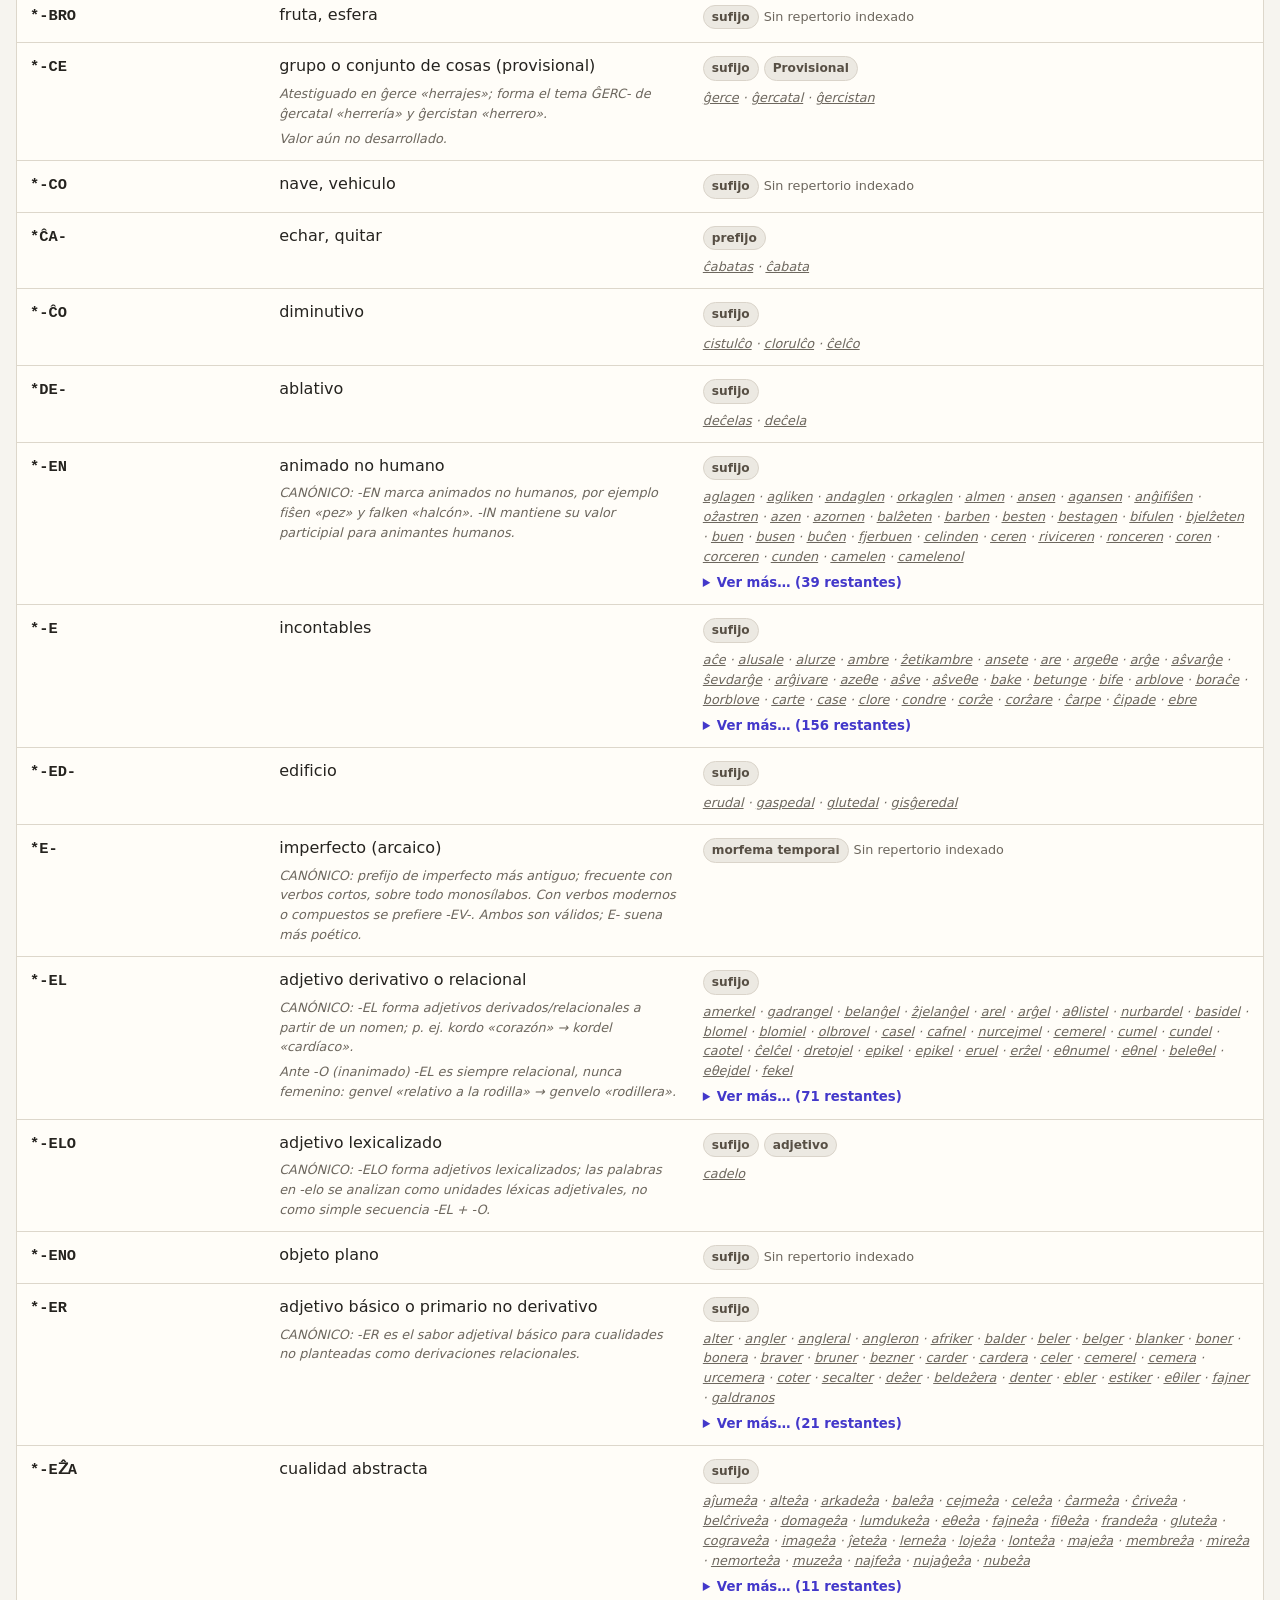
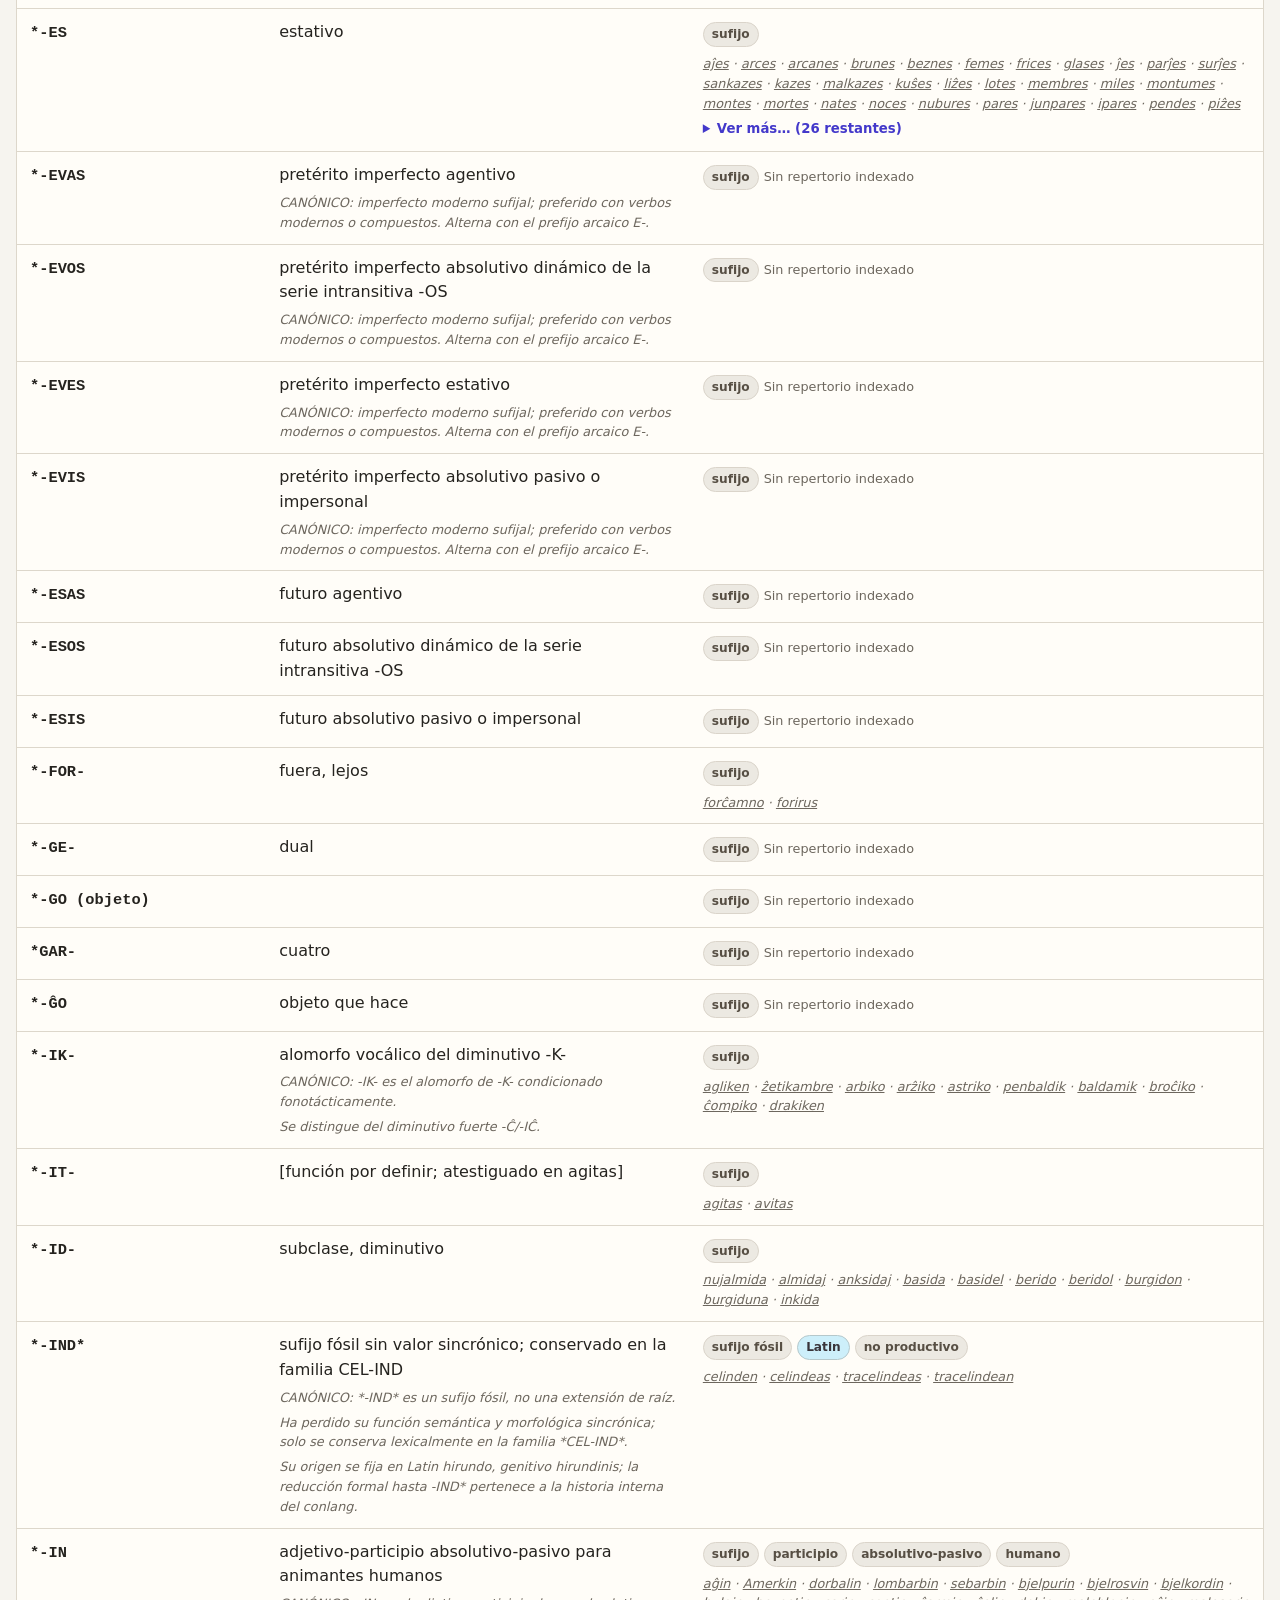
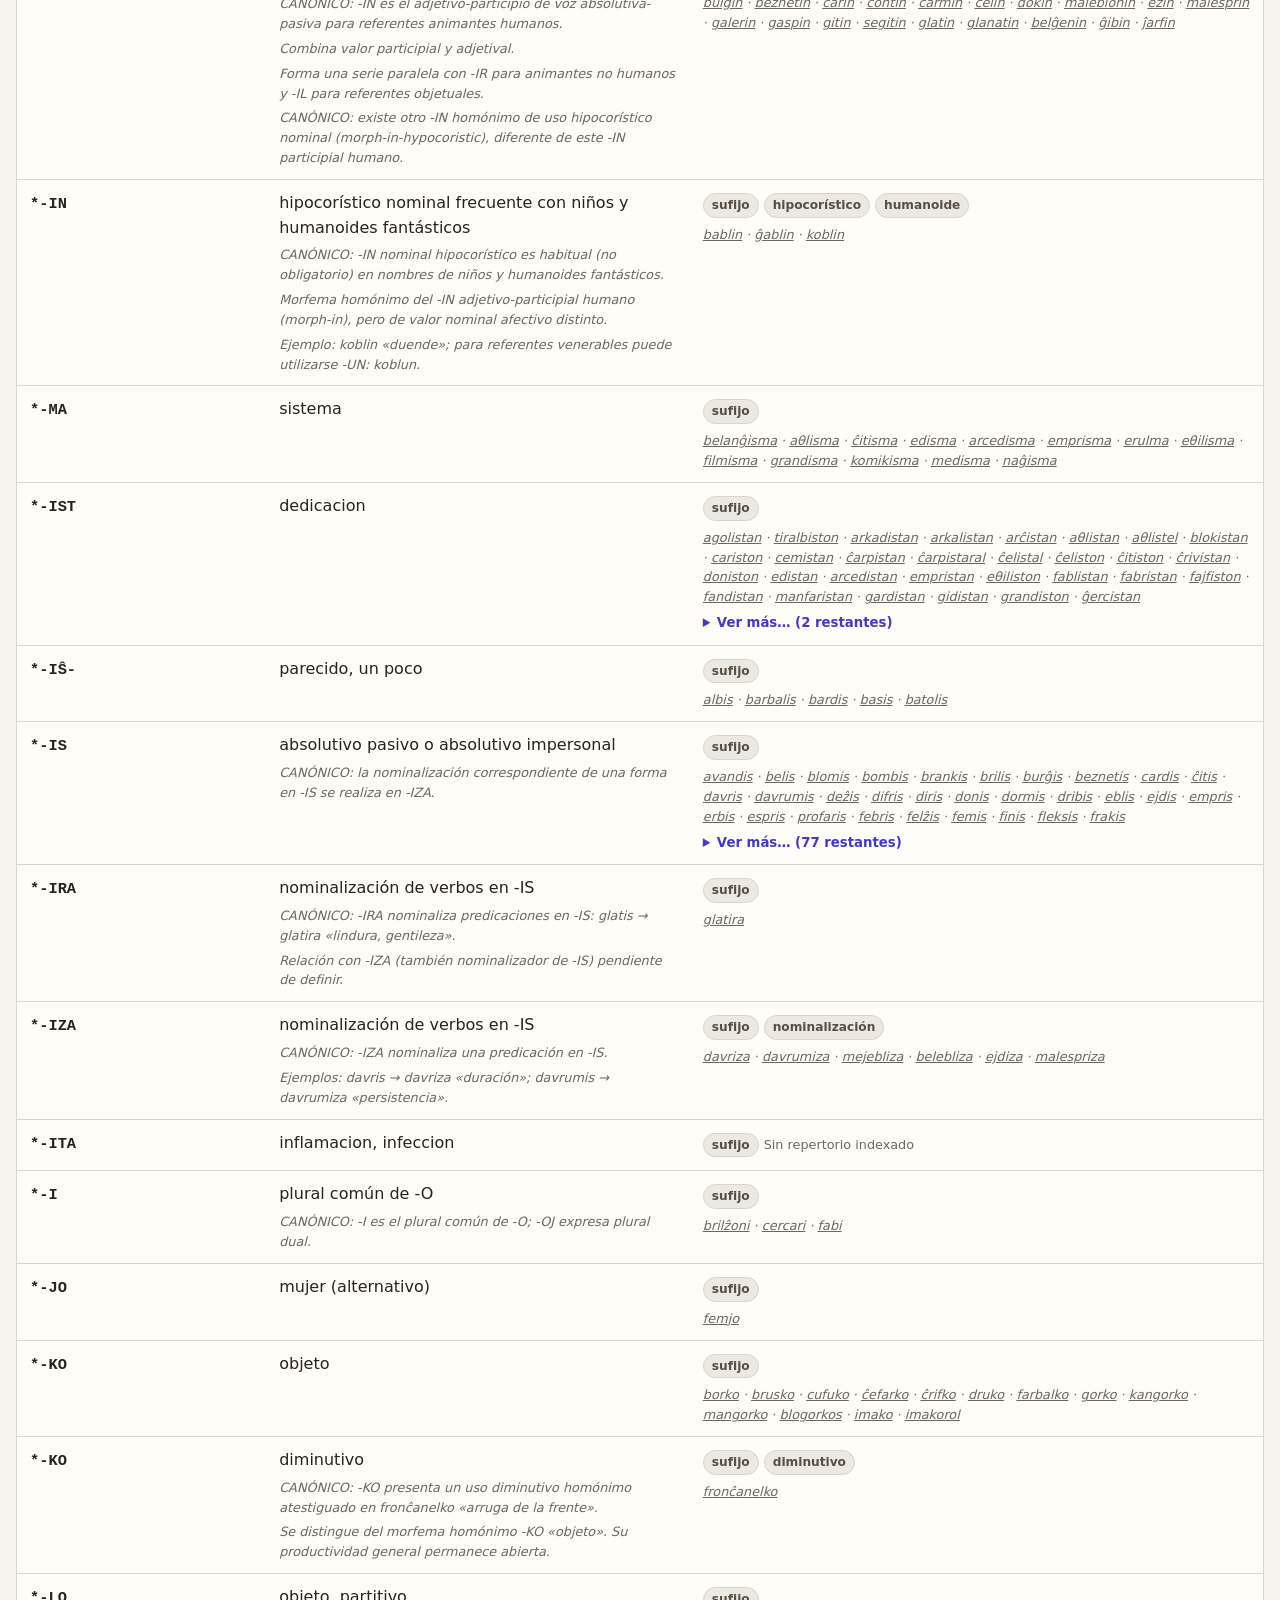
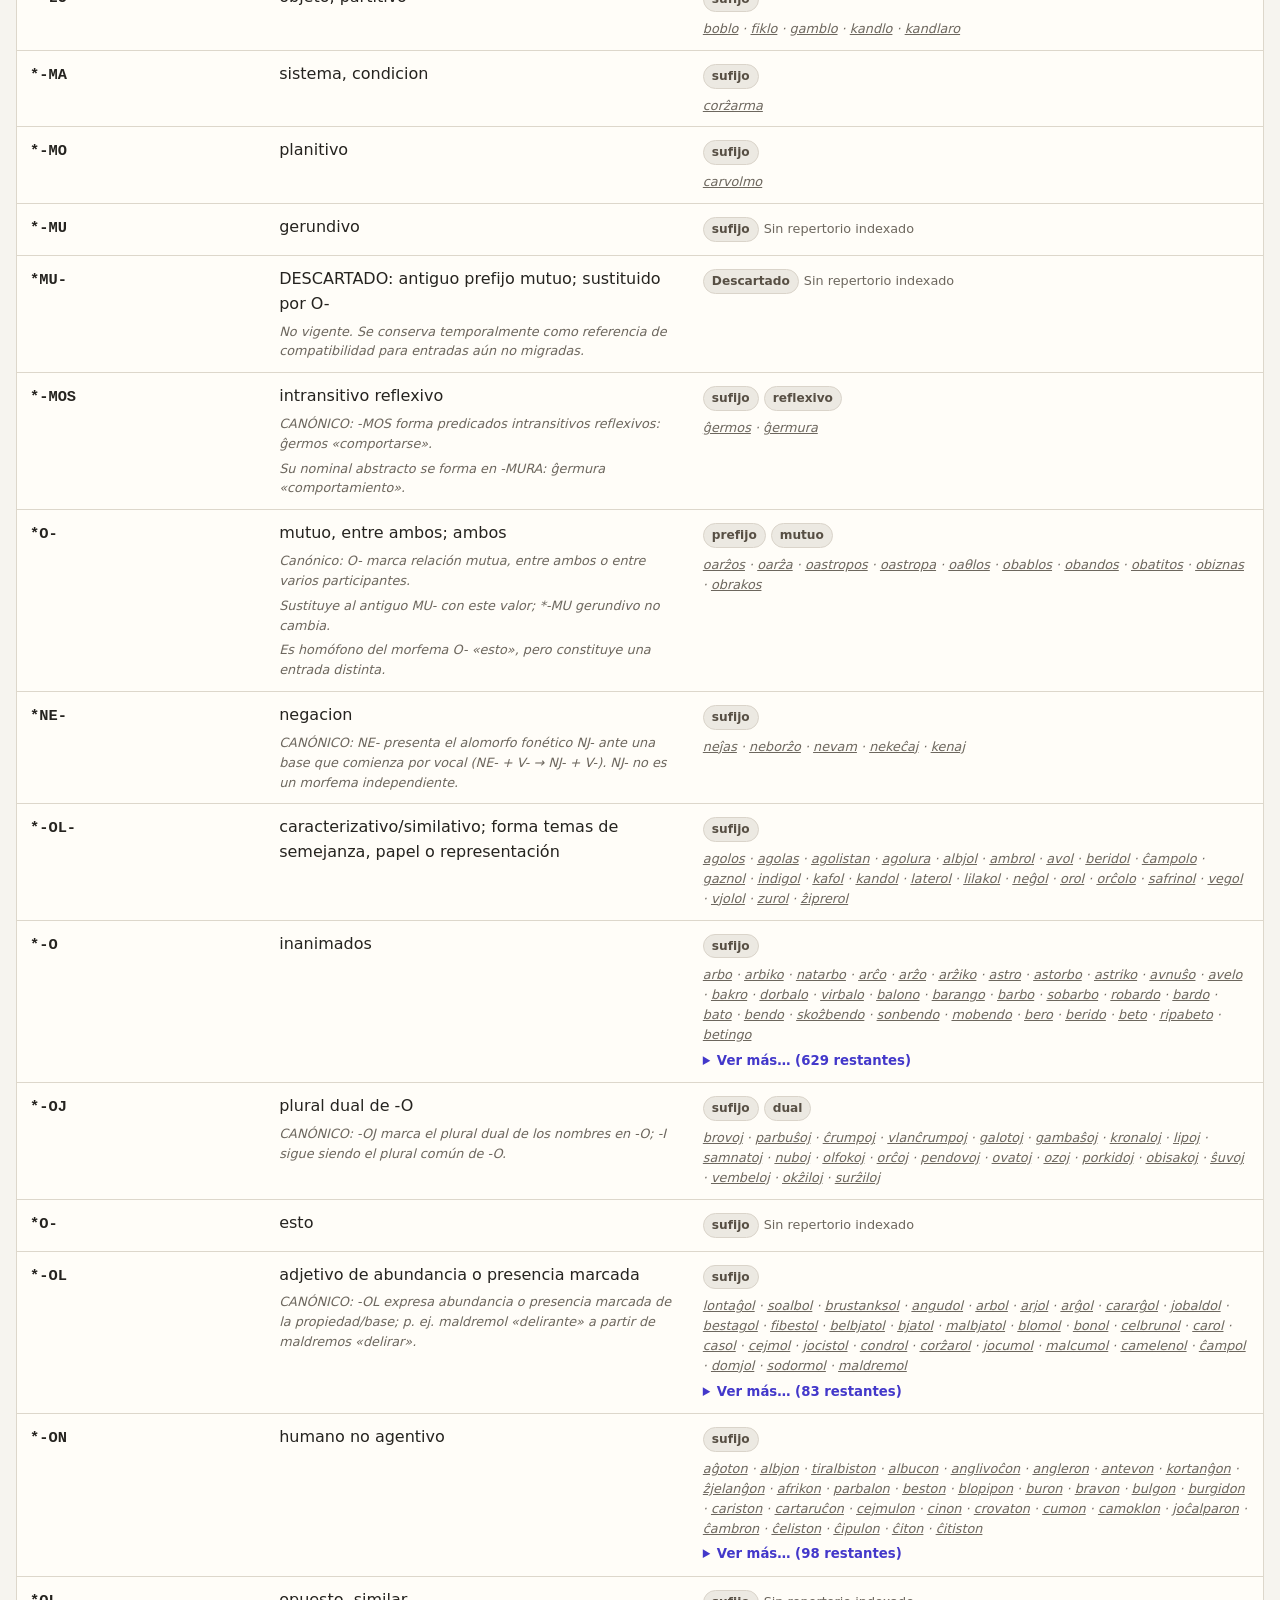
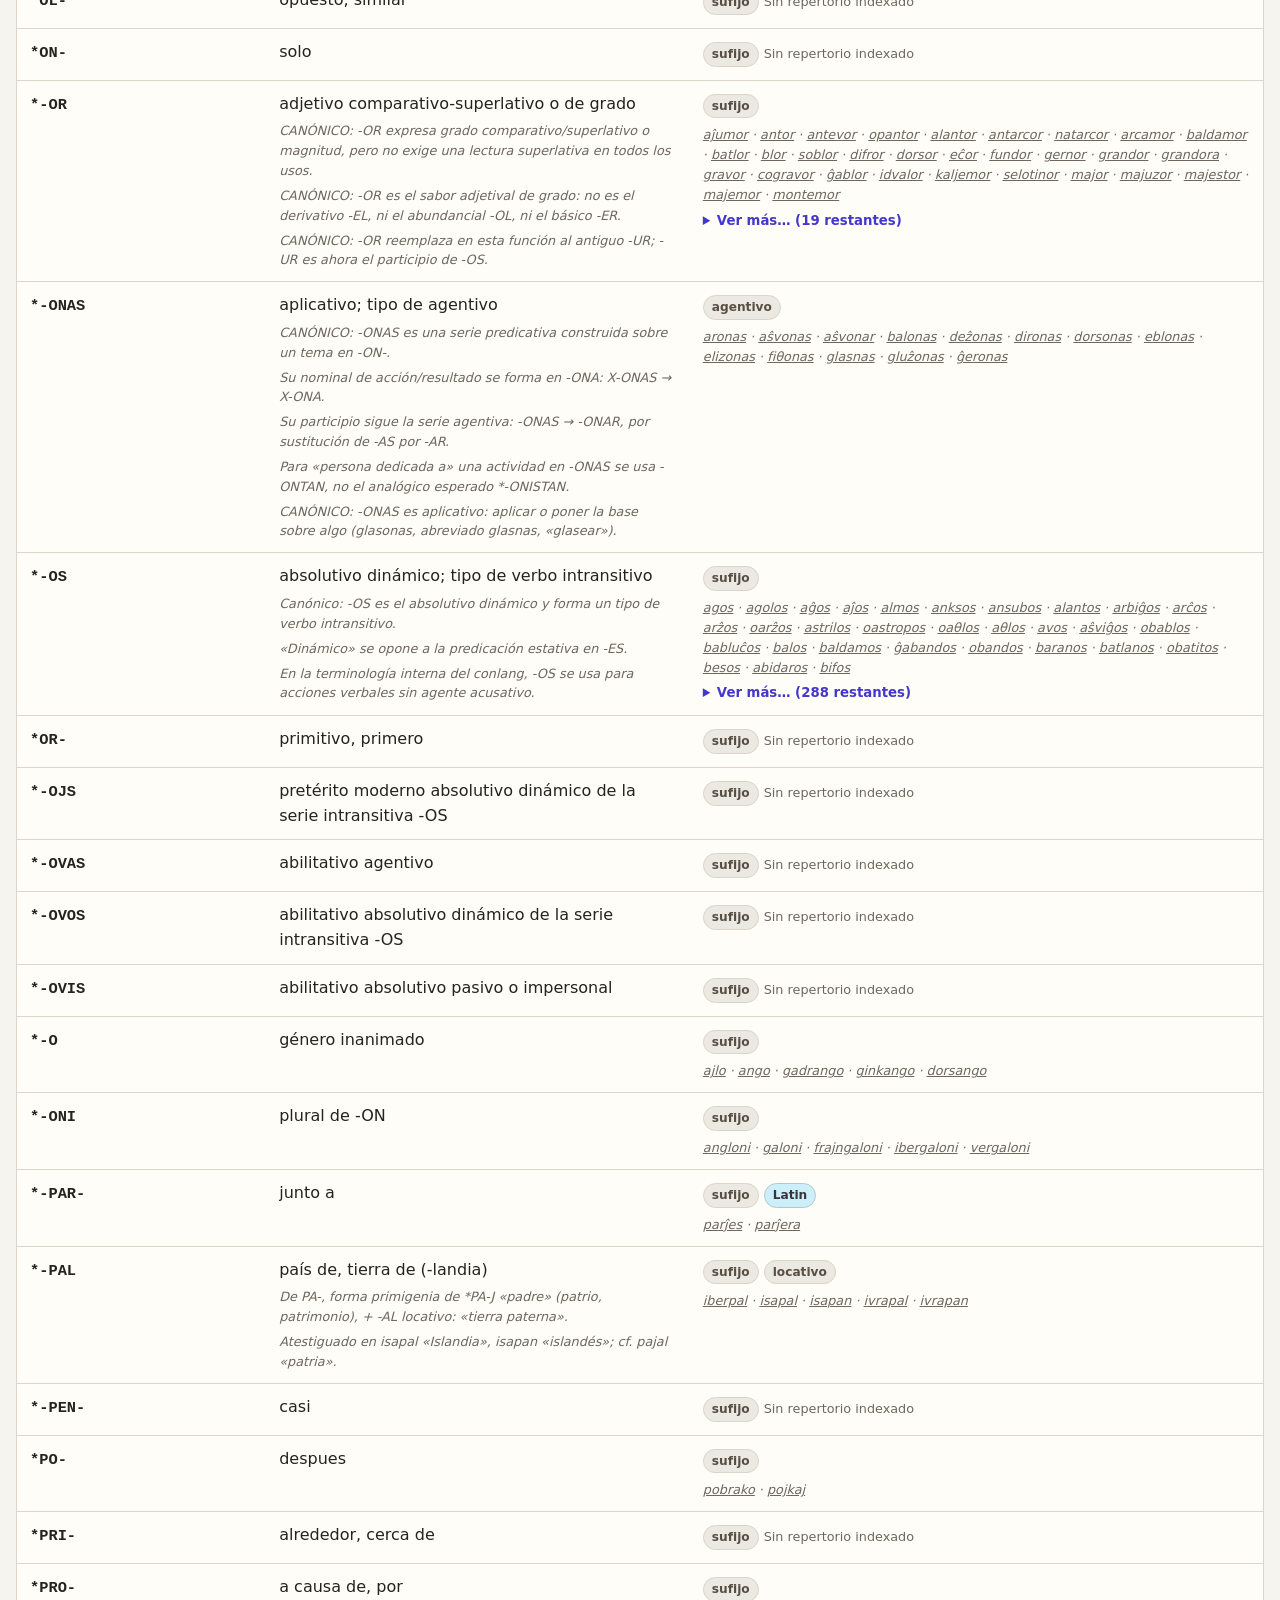
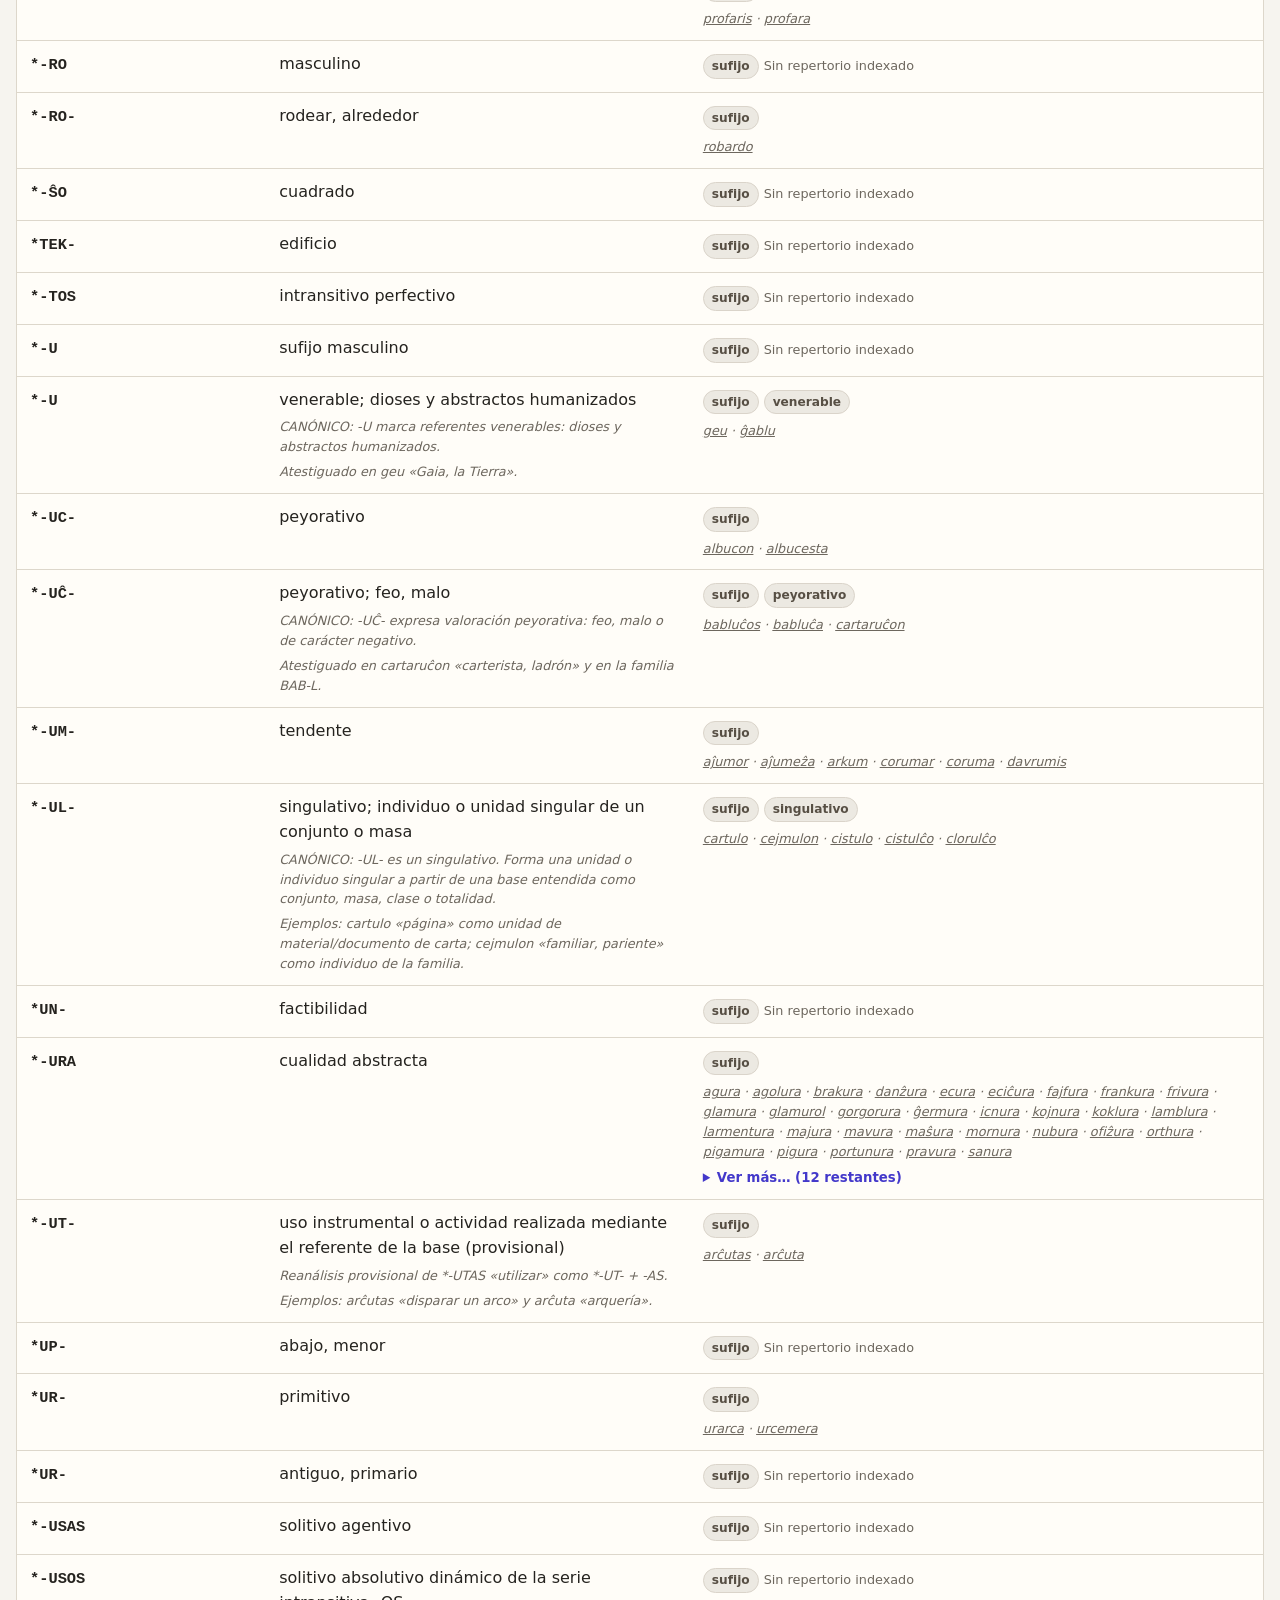
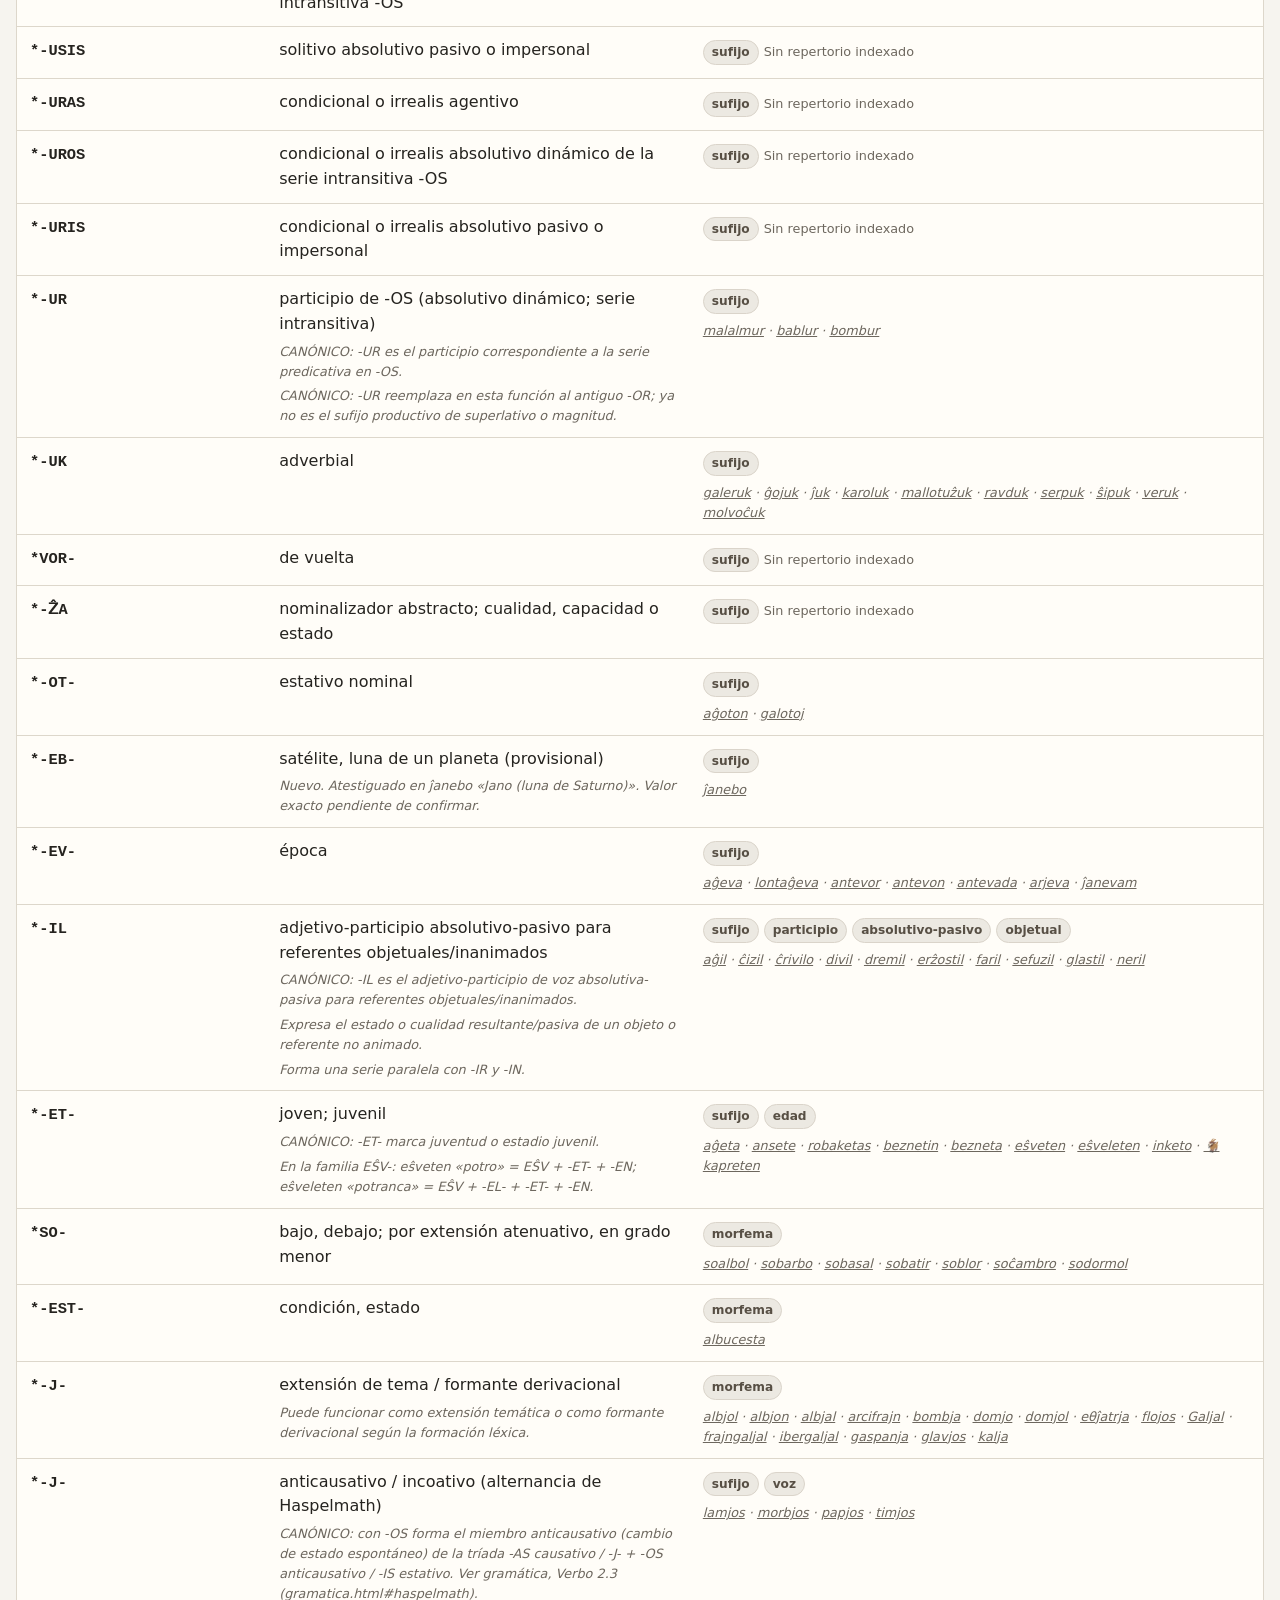
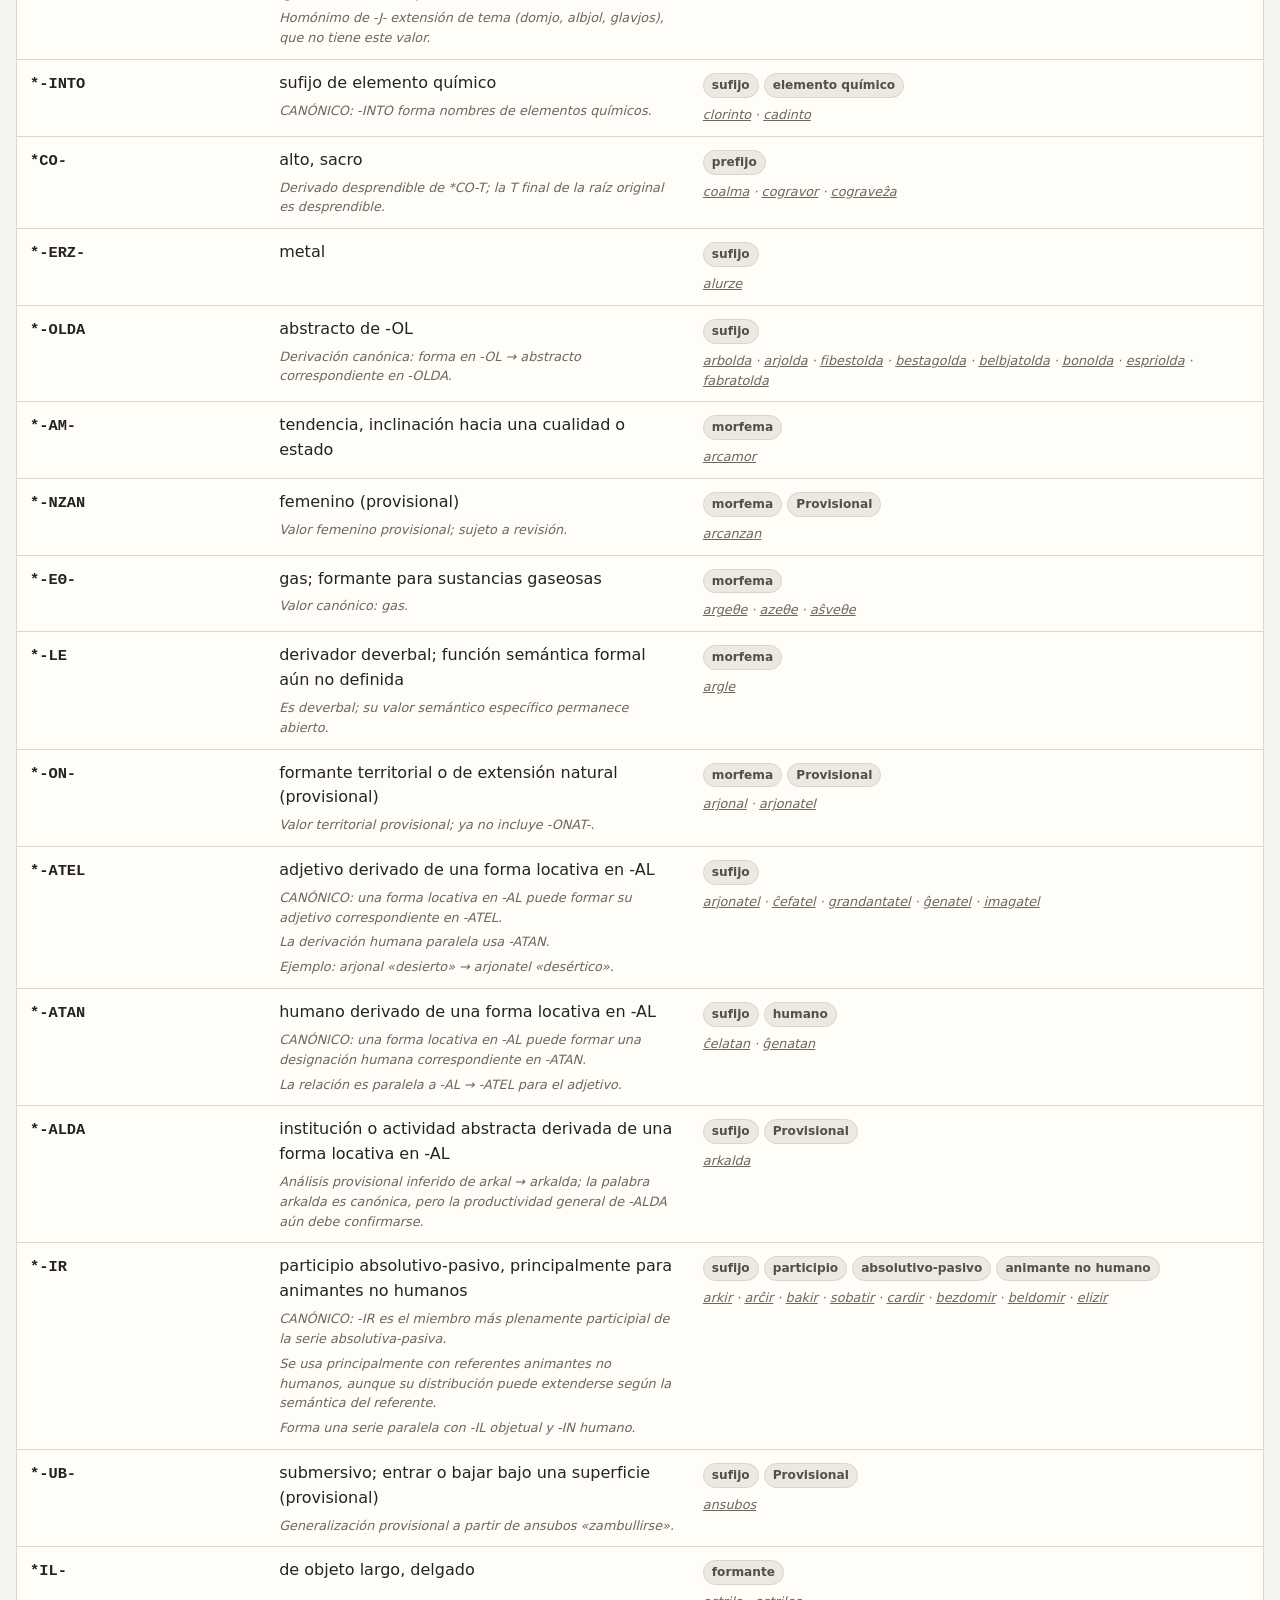
<file: morfemas.html>
<!doctype html>
<html lang="es">
<head>
  <meta charset="utf-8">
  <meta name="viewport" content="width=device-width, initial-scale=1">
  <meta name="theme-color" content="#4338ca">
  <link rel="icon" type="image/svg+xml" href="favicon.svg">
  <title>Morfemas · Conlang</title>
  <meta name="description" content="Inventario canónico de morfemas del conlang">
  <link rel="stylesheet" href="styles.css?v=20261031indigena">
  <script src="refresh.js?v=20261103cache"></script>
  <script src="editor.js?v=20261103cache"></script>
  <style>
    .view-toggle{display:flex;justify-content:flex-end;align-items:center;gap:6px;margin:0 0 14px}.view-toggle .view-label{margin-right:4px;color:var(--muted);font-size:.82rem;font-weight:700}.view-toggle button{border:1px solid var(--line);background:var(--paper);color:var(--ink);padding:8px 11px;border-radius:10px;font:inherit;font-size:.86rem;font-weight:700;cursor:pointer}.view-toggle button[aria-pressed="true"]{border-color:var(--accent);box-shadow:0 0 0 2px rgba(67,56,202,.10)}
    .card-view .lex-table thead{display:none}.card-view .lex-table{display:block;width:100%;border:0;background:transparent}.card-view .lex-table tbody{display:grid;grid-template-columns:repeat(auto-fill,minmax(min(100%,260px),1fr));gap:12px;width:100%}.card-view .lex-table tbody tr{display:block;border:1px solid var(--line);border-radius:14px;background:var(--paper);padding:12px 14px}.card-view .lex-table tbody td{display:block;width:100%!important;max-width:none;border:0!important;padding:4px 0!important;white-space:normal}.card-view .lex-table tbody td[data-label]:not(:empty)::before{content:attr(data-label);display:block;margin:2px 0 2px;color:var(--muted);font-size:.66rem;font-weight:800;letter-spacing:.07em;text-transform:uppercase}.card-view .table-wrap{overflow:visible;border:0;background:transparent}
    .card-view .lex-table td.form code{font-size:1.12rem}
    .morph-more{margin-top:6px}
    .morph-more summary{cursor:pointer;color:var(--accent);font-size:.83rem;font-weight:700;width:fit-content}
    .morph-more summary:hover{text-decoration:underline}
    .morph-more[open] .morph-expand,.morph-more:not([open]) .morph-collapse{display:none}
    .morph-more .morph-notes{margin-top:7px}
  </style>
</head>
<body>
<header class="page-header">
  <div class="wrap">
    <div class="brand"><a href="index.html">CONLANG</a></div>
    <nav class="site-nav" aria-label="Navegación principal">
  <a href="index.html">Inicio</a>
  <a href="lexico.html">Raíces</a>
  <a href="vocablos.html">Vocablos</a>
  <a href="textos.html">Textos</a>
  <a href="morfemas.html">Morfemas</a>
  <a href="semantica.html">Semántica</a>
  <a href="pronombres.html">Pronombres</a>
  <a href="gramatica.html">Gramática</a>
  <a href="fonologia.html">Fonología</a>
  <a href="historia.html">Historia</a>
</nav>
  </div>
</header>
<main class="wrap">
  <section class="hero compact">
    <p class="eyebrow">Morfología derivativa y flexiva</p>
    <h1>Morfemas</h1>
    <p>Inventario generado directamente desde <code>lexico/morphemes.json</code>. Los repertorios enlazan a las palabras del léxico que usan cada morfema.</p>
  </section>

  <div class="tool-row">
    <input id="morph-search" type="search" autocomplete="off" spellcheck="false" placeholder="Buscar morfema, glosa, etiqueta o nota">
    <span id="morph-count" class="tool-count"></span>
  </div>

  <div class="view-toggle" role="group" aria-label="Modo de visualización"><span class="view-label">Vista</span><button id="view-table" type="button" aria-pressed="true">Tabla</button><button id="view-cards" type="button" aria-pressed="false">Tarjetas</button></div>
  <section class="lex-section">
    <div class="table-wrap">
      <table class="lex-table">
        <thead><tr><th>Forma</th><th>Glosa y notas</th><th>Etiquetas / repertorio</th></tr></thead>
        <tbody id="morph-body"><tr><td colspan="3">Cargando…</td></tr></tbody>
      </table>
    </div>
  </section>
</main>
<footer class="page-footer"><div class="wrap">Fuente canónica: lexico/morphemes.json</div></footer>
<script>
  (()=>{const KEY='conlang-morph-view',t=document.getElementById('view-table'),c=document.getElementById('view-cards');let v=(()=>{try{return localStorage.getItem(KEY)}catch(e){return null}})()||'table';
    const apply=()=>{document.body.classList.toggle('card-view',v==='cards');t.setAttribute('aria-pressed',String(v==='table'));c.setAttribute('aria-pressed',String(v==='cards'))};
    const set=x=>{v=x;try{localStorage.setItem(KEY,v)}catch(e){}apply()};t.onclick=()=>set('table');c.onclick=()=>set('cards');apply()})();
(()=>{
  const search=document.getElementById('morph-search');
  const body=document.getElementById('morph-body');
  const count=document.getElementById('morph-count');
  const esc=s=>String(s??'').replace(/[&<>"']/g,c=>({'&':'&amp;','<':'&lt;','>':'&gt;','"':'&quot;',"'":'&#39;'}[c]));
  const norm=s=>String(s??'').toLocaleLowerCase('es').trim();
  let morphs=[],index={words:[]};

  function tagHTML(tags){return(tags||[]).map(t=>'<span class="tag '+esc(t.class||'generic')+'">'+esc(t.label)+'</span>').join('')}
  function repertoire(m){
    const words=(index.words||[]).filter(w=>(w.refs||[]).includes(m.id));
    if(!words.length)return'<span class="meta-extra">Sin repertorio indexado</span>';
    const link=w=>'<a href="vocablo.html?id='+encodeURIComponent(w.id)+'">'+(w.emoji?'<span aria-hidden="true">'+esc(w.emoji)+'</span> ':'')+esc(w.form)+'</a>';
    const first=words.slice(0,30).map(link).join(' · ');
    const remaining=words.slice(30);
    const more=remaining.length
      ? '<details class="morph-more"><summary><span class="morph-expand">Ver más…</span><span class="morph-collapse">Ver menos…</span> ('+remaining.length+' restantes)</summary><div class="morph-notes">'+remaining.map(link).join(' · ')+'</div></details>'
      : '';
    return '<div class="morph-notes">'+first+'</div>'+more;
  }
  function row(m){
    const notes=(m.notes||[]).map(n=>'<div class="morph-notes">'+esc(n)+'</div>').join('');
    return '<tr id="'+esc(m.id)+'"><td class="form"><a class="morph-page" href="morfema.html?id='+encodeURIComponent(m.id)+'" title="Abrir la ficha del morfema" style="text-decoration:none"><code>'+esc(m.form)+'</code></a></td><td class="gloss">'+esc(m.gloss)+notes+'</td><td class="tags" data-label="Etiquetas / repertorio">'+tagHTML(m.tags)+repertoire(m)+'</td></tr>';
  }
  function render(){
    const q=norm(search.value);
    const items=morphs.filter(m=>!q||norm([m.form,m.gloss,...(m.tags||[]).map(t=>t.label),...(m.notes||[])].join(' ')).includes(q));
    body.innerHTML=items.length?items.map(row).join(''):'<tr><td colspan="3">Sin morfemas coincidentes.</td></tr>';
    count.textContent=items.length+' morfema'+(items.length===1?'':'s');
  }
  Promise.all([
    fetch('lexico/morphemes.json').then(r=>r.json()),
    fetch('lexico/index.json').then(r=>r.json())
  ]).then(([m,i])=>{morphs=m.morphemes||[];index=i;render();const h=location.hash.slice(1);if(h)document.getElementById(h)?.scrollIntoView()})
    .catch(()=>{body.innerHTML='<tr><td colspan="3">No se pudo cargar el inventario.</td></tr>'});
  search.addEventListener('input',render);
})();
</script>
</body>
</html>
</file>
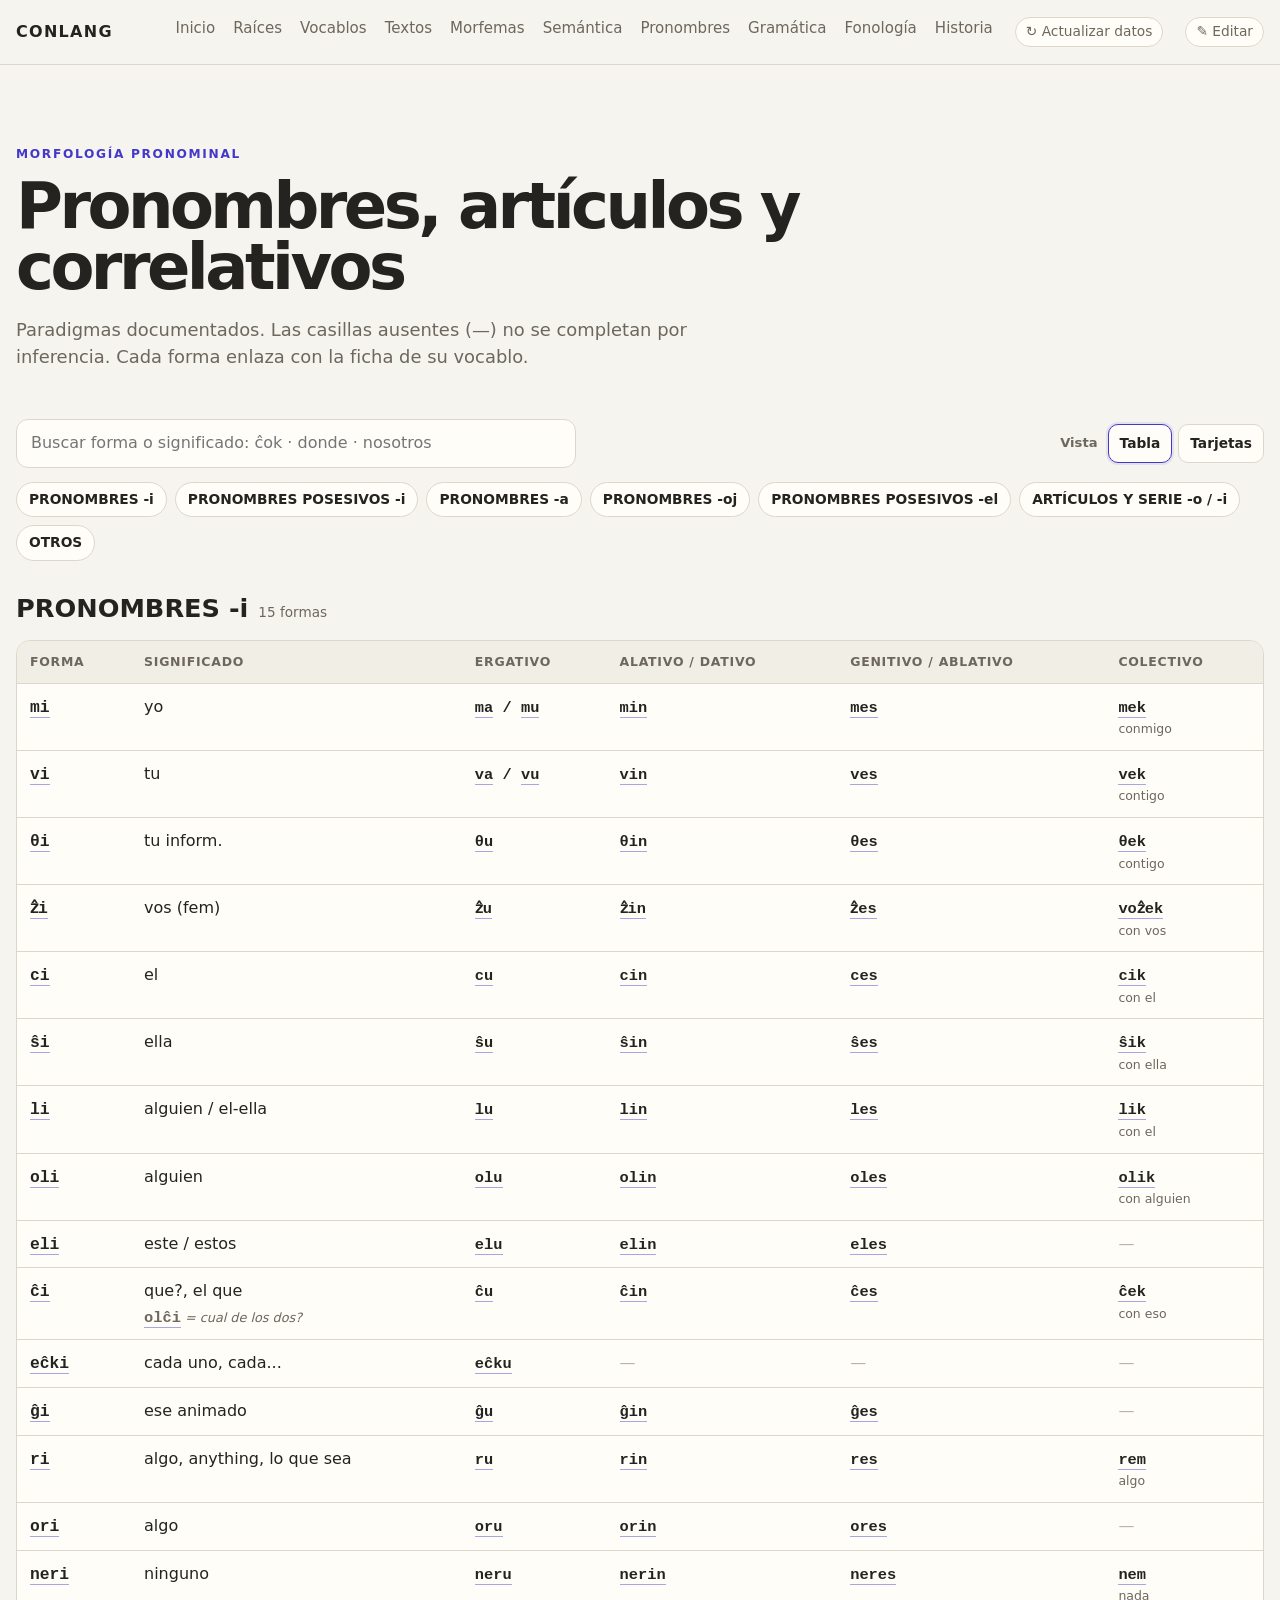
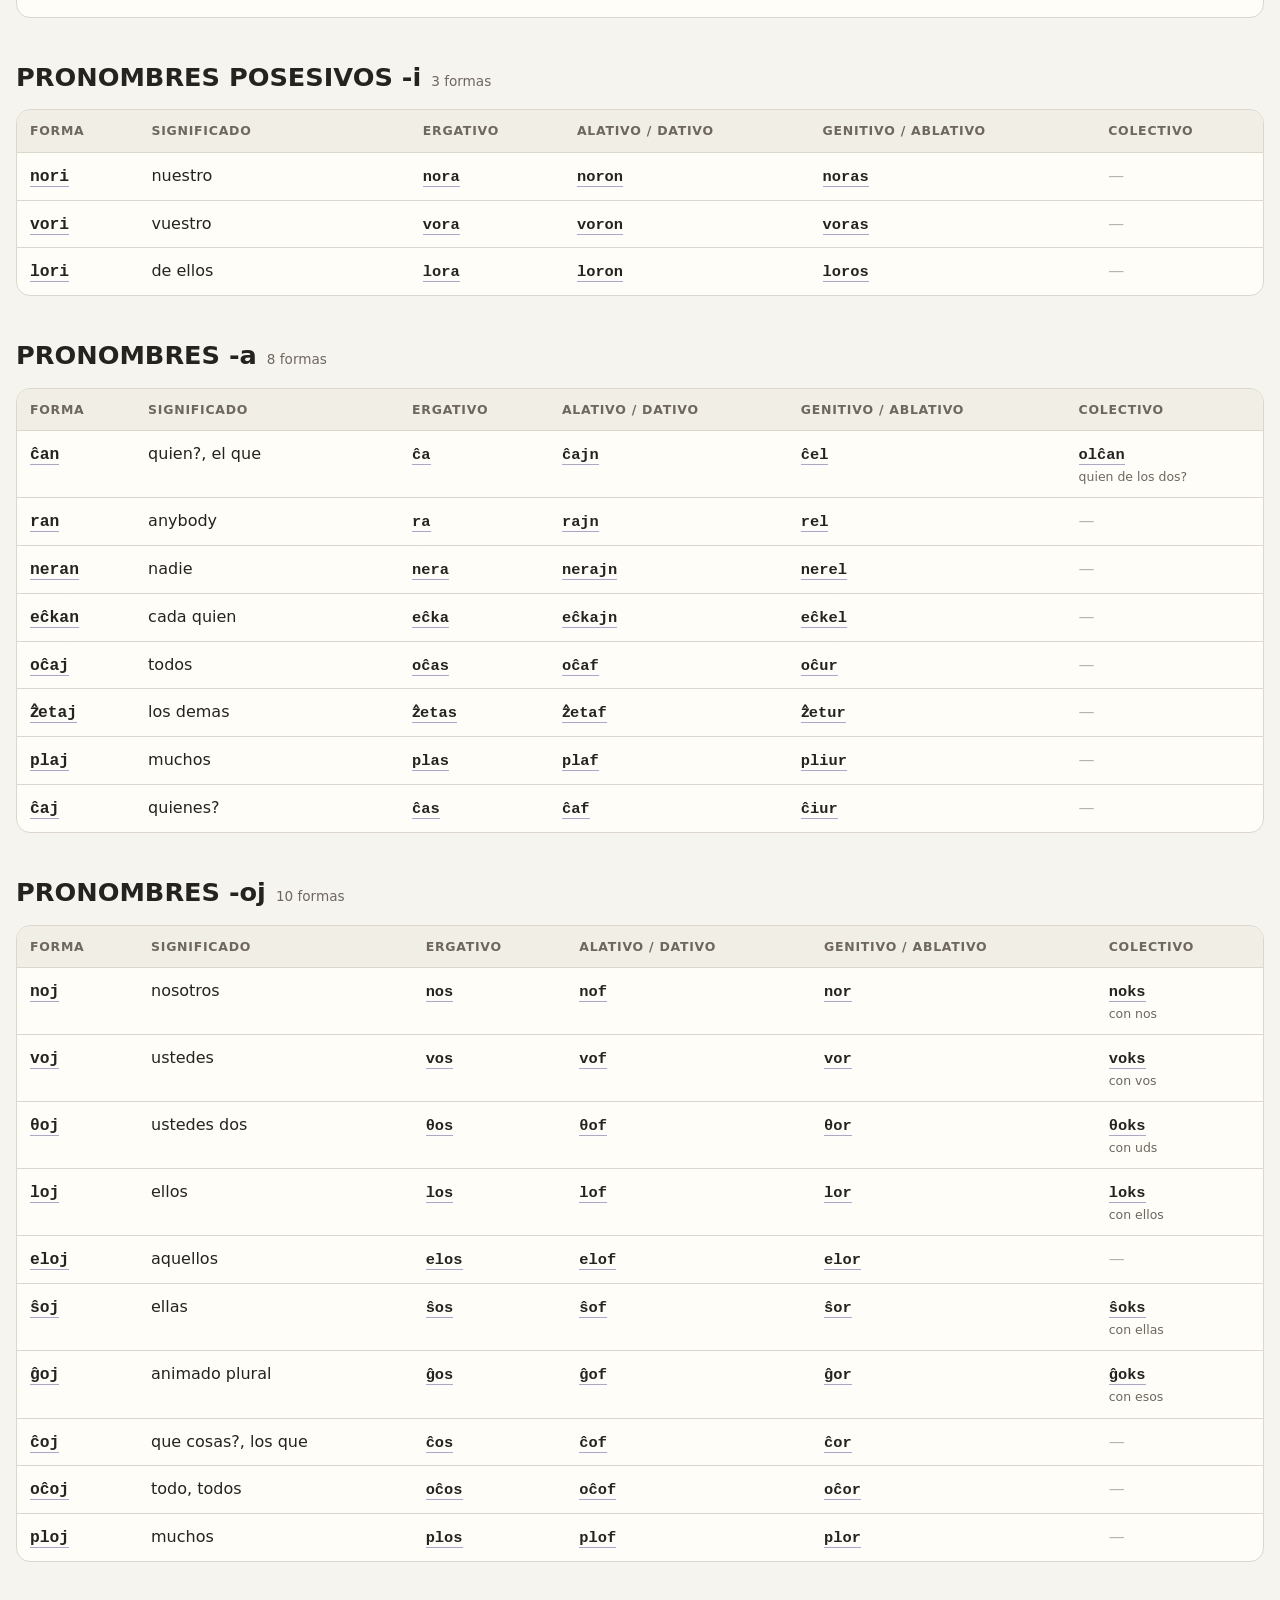
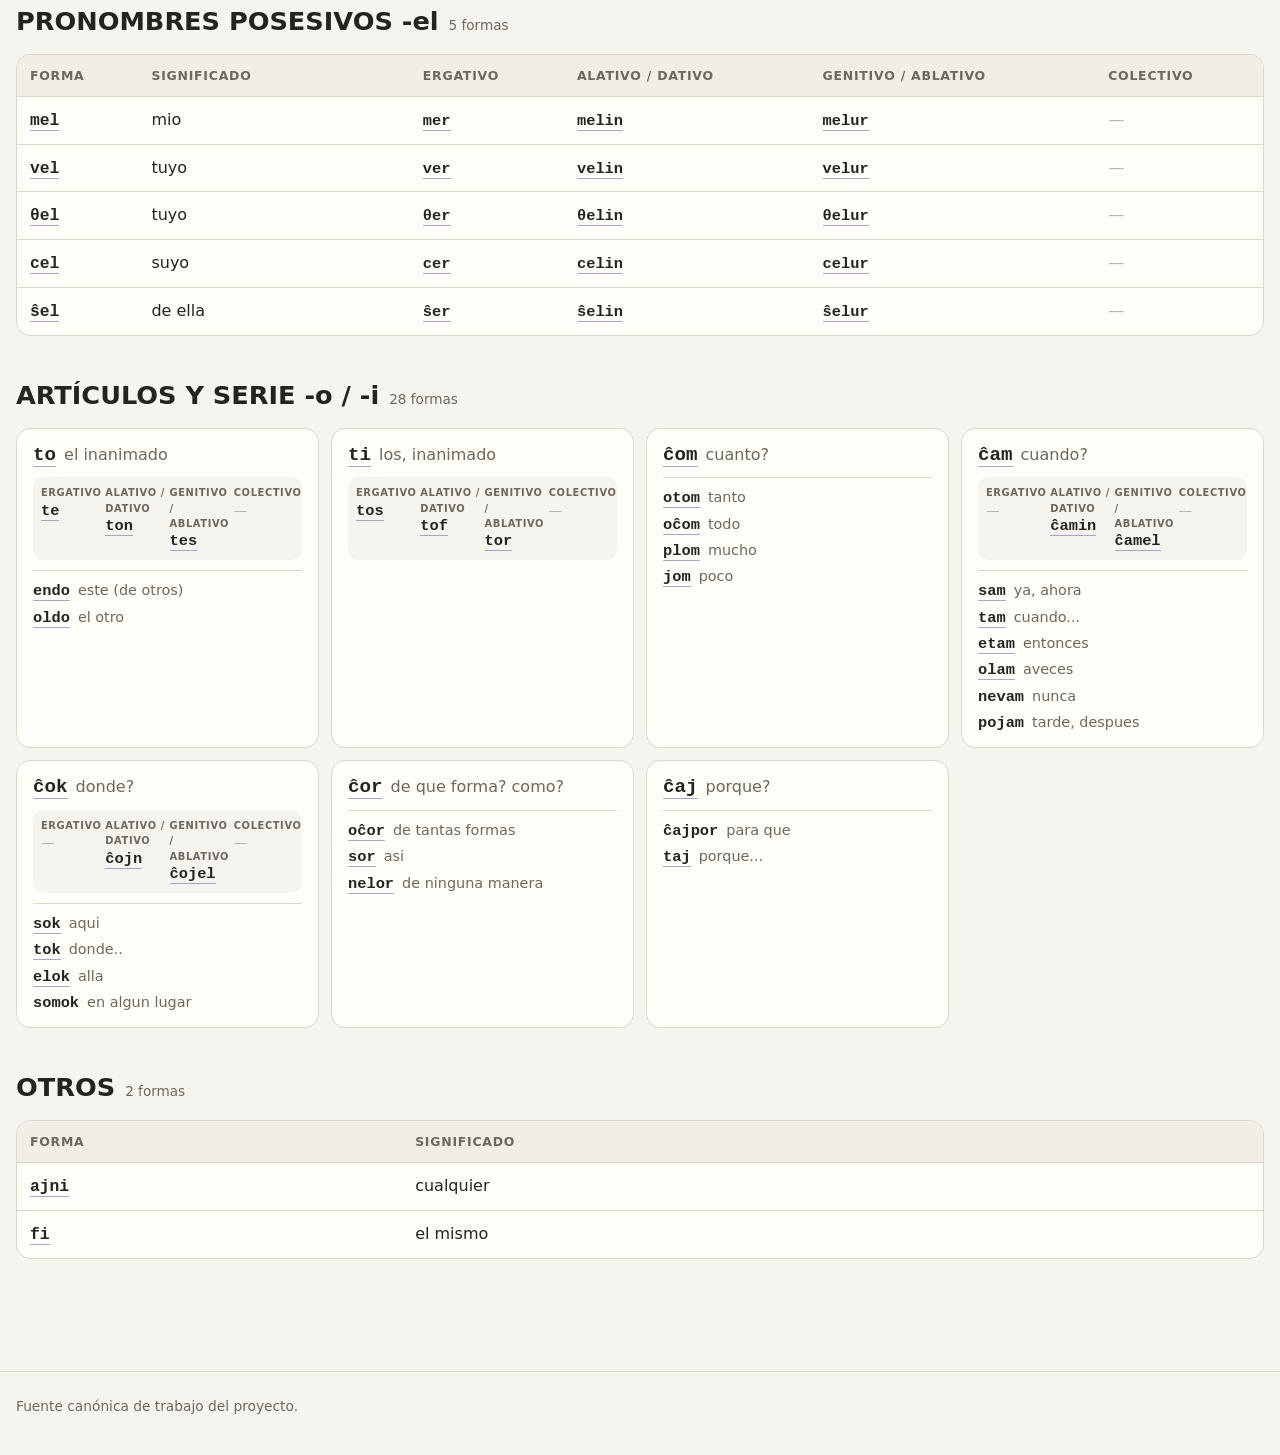
<file: pronombres.html>
<!doctype html>
<html lang="es">
<head>
  <meta charset="utf-8">
  <meta name="viewport" content="width=device-width, initial-scale=1">
  <meta name="theme-color" content="#4338ca">
  <link rel="icon" type="image/svg+xml" href="favicon.svg">
  <title>Pronombres · Conlang</title>
  <meta name="description" content="Pronombres, artículos y correlativos del conlang">
  <link rel="stylesheet" href="styles.css?v=20261031indigena">
  <script src="refresh.js?v=20261103cache"></script>
  <script src="editor.js?v=20261103cache"></script>
<style>
    .pron-link{color:inherit;text-decoration:none;border-bottom:1px solid color-mix(in srgb,var(--accent) 45%,transparent)}.pron-link:hover{color:var(--accent);border-bottom-color:var(--accent)}
    .pron-tools{display:flex;flex-wrap:wrap;gap:12px;align-items:center;justify-content:space-between;margin:0 0 14px}
    .pron-tools input{flex:1 1 320px;min-width:0;max-width:560px;padding:11px 14px;border:1px solid var(--line);border-radius:12px;background:var(--paper);color:var(--ink);font:inherit}.pron-tools input:focus{outline:none;border-color:var(--accent);box-shadow:0 0 0 3px rgba(67,56,202,.12)}
    .view-toggle{display:flex;align-items:center;gap:6px}.view-toggle .view-label{margin-right:4px;color:var(--muted);font-size:.82rem;font-weight:700}.view-toggle button{border:1px solid var(--line);background:var(--paper);color:var(--ink);padding:8px 11px;border-radius:10px;font:inherit;font-size:.86rem;font-weight:700;cursor:pointer}.view-toggle button[aria-pressed="true"]{border-color:var(--accent);box-shadow:0 0 0 2px rgba(67,56,202,.10)}
    .pron-nav{display:flex;flex-wrap:wrap;gap:8px;margin:0 0 28px}.pron-nav a{padding:6px 12px;border:1px solid var(--line);border-radius:999px;background:var(--paper);text-decoration:none;font-size:.86rem;font-weight:700}.pron-nav a:hover{border-color:var(--accent);color:var(--accent)}
    .pron-section{scroll-margin-top:84px;margin:0 0 40px}.pron-section h2{display:flex;align-items:baseline;gap:10px;margin:0 0 12px;font-size:1.6rem}.pron-section h2 small{color:var(--muted);font-size:.85rem;font-weight:500}
    .pron-table th{white-space:nowrap}.pron-table td{white-space:nowrap}.pron-table td.pron-base code,.series-head code{font-size:1.02rem}.pron-table td.pron-gloss{white-space:normal;min-width:180px}
    .pron-empty{color:#b9b3a9}.pron-cell-gloss{display:block;color:var(--muted);font-size:.78rem;white-space:normal}.pron-row-note{display:block;margin-top:4px;color:var(--muted);font-size:.8rem;font-style:italic;white-space:normal}
    .series-grid{display:grid;grid-template-columns:repeat(auto-fill,minmax(min(100%,300px),1fr));gap:12px}
    .series-card{border:1px solid var(--line);border-radius:14px;background:var(--paper);padding:14px 16px}
    .series-head{display:flex;flex-wrap:wrap;align-items:baseline;gap:8px}.series-head code{font-size:1.2rem}.series-head span{color:var(--muted)}
    .series-cases{display:grid;grid-template-columns:repeat(4,minmax(0,1fr));gap:4px;margin-top:10px;padding:8px;border-radius:10px;background:#f6f4ef;font-size:.84rem}.series-cases div{min-width:0}.series-cases b{display:block;color:var(--muted);font-size:.62rem;letter-spacing:.06em;text-transform:uppercase}
    .series-members{margin:10px 0 0;padding:0;list-style:none;display:grid;gap:4px;border-top:1px solid var(--line);padding-top:8px}.series-members li{display:flex;gap:8px;align-items:baseline}.series-members span{color:var(--muted);font-size:.9rem}
    .card-view .pron-table thead{display:none}.card-view .pron-table{display:block;border:0;background:transparent}.card-view .pron-table tbody{display:grid;grid-template-columns:repeat(auto-fill,minmax(min(100%,250px),1fr));gap:12px}
    .card-view .pron-table tbody tr{display:block;border:1px solid var(--line);border-radius:14px;background:var(--paper);padding:12px 14px}.card-view .pron-table tbody td{display:grid;grid-template-columns:136px minmax(0,1fr);column-gap:8px;align-items:baseline;border:0;padding:3px 0;white-space:normal}.card-view .pron-table tbody td.pron-base{display:block}
    .card-view .pron-table tbody td[data-label]::before{content:attr(data-label);grid-column:1;color:var(--muted);font-size:.66rem;font-weight:800;letter-spacing:.07em;text-transform:uppercase}
    .card-view .pron-table td.pron-base code{font-size:1.25rem}.card-view .pron-table .table-wrap,.card-view .pron-wrap{overflow:visible;border:0;background:transparent}
    .pron-source{display:none}.pron-section[hidden],.pron-section [hidden]{display:none!important}
    @media(max-width:640px){.series-cases{grid-template-columns:repeat(2,minmax(0,1fr))}}
  </style>
</head>
<body>
<header class="page-header">
  <div class="wrap">
    <div class="brand"><a href="index.html">CONLANG</a></div>
    <nav class="site-nav" aria-label="Navegación principal">
  <a href="index.html">Inicio</a>
  <a href="lexico.html">Raíces</a>
  <a href="vocablos.html">Vocablos</a>
  <a href="textos.html">Textos</a>
  <a href="morfemas.html">Morfemas</a>
  <a href="semantica.html">Semántica</a>
  <a href="pronombres.html">Pronombres</a>
  <a href="gramatica.html">Gramática</a>
  <a href="fonologia.html">Fonología</a>
  <a href="historia.html">Historia</a>
</nav>
  </div>
</header>
<main class="wrap">
<section class="hero compact">
  <p class="eyebrow">Morfología pronominal</p>
  <h1>Pronombres, artículos y correlativos</h1>
  <p>Paradigmas documentados. Las casillas ausentes (—) no se completan por inferencia. Cada forma enlaza con la ficha de su vocablo.</p>
</section>
<div class="pron-tools"><input id="pron-search" type="search" autocomplete="off" spellcheck="false" placeholder="Buscar forma o significado: ĉok · donde · nosotros"><div class="view-toggle" role="group" aria-label="Modo de visualización"><span class="view-label">Vista</span><button id="view-table" type="button" aria-pressed="true">Tabla</button><button id="view-cards" type="button" aria-pressed="false">Tarjetas</button></div></div>
<nav class="pron-nav" id="pron-nav" aria-label="Secciones"></nav>
<div id="pron-content"></div>
<div class="pron-source">
<section class="doc-section"><h2>PRONOMBRES -i</h2><pre class="paradigm" data-src>mi = yo | ma / mu | min | mes | mek = conmigo
vi = tu | va / vu | vin | ves | vek = contigo
θi = tu inform. | θu | θin | θes | θek = contigo
ẑi = vos (fem) | ẑu | ẑin | ẑes | voẑek = con vos
ci = el | cu | cin | ces | cik = con el
ŝi = ella | ŝu | ŝin | ŝes | ŝik = con ella
li = alguien / el-ella | lu | lin | les | lik = con el
oli = alguien | olu | olin | oles | olik = con alguien
eli = este / estos | elu | elin | eles | —
ĉi = que?, el que | ĉu | ĉin | ĉes | ĉek = con eso
  colectivo adicional visible: olĉi = cual de los dos?
eĉki = cada uno, cada... | eĉku | — | — | —
ĝi = ese animado | ĝu | ĝin | ĝes | —
ri = algo, anything, lo que sea | ru | rin | res | rem = algo
ori = algo | oru | orin | ores | —
neri = ninguno | neru | nerin | neres | nem = nada</pre></section>
<section class="doc-section"><h2>PRONOMBRES POSESIVOS -i</h2><pre class="paradigm" data-src>nori = nuestro | nora | noron | noras | —
vori = vuestro | vora | voron | voras | —
lori = de ellos | lora | loron | loros | —</pre></section>
<section class="doc-section"><h2>PRONOMBRES -a</h2><pre class="paradigm" data-src>ĉan = quien?, el que | ĉa | ĉajn | ĉel | olĉan = quien de los dos?
ran = anybody | ra | rajn | rel | —
neran = nadie | nera | nerajn | nerel | —
eĉkan = cada quien | eĉka | eĉkajn | eĉkel | —
oĉaj = todos | oĉas | oĉaf | oĉur | —
ẑetaj = los demas | ẑetas | ẑetaf | ẑetur | —
plaj = muchos | plas | plaf | pliur | —
ĉaj = quienes? | ĉas | ĉaf | ĉiur | —</pre></section>
<section class="doc-section"><h2>PRONOMBRES -oj</h2><pre class="paradigm" data-src>noj = nosotros | nos | nof | nor | noks = con nos
voj = ustedes | vos | vof | vor | voks = con vos
θoj = ustedes dos | θos | θof | θor | θoks = con uds
loj = ellos | los | lof | lor | loks = con ellos
eloj = aquellos | elos | elof | elor | —
ŝoj = ellas | ŝos | ŝof | ŝor | ŝoks = con ellas
ĝoj = animado plural | ĝos | ĝof | ĝor | ĝoks = con esos
ĉoj = que cosas?, los que | ĉos | ĉof | ĉor | —
oĉoj = todo, todos | oĉos | oĉof | oĉor | —
ploj = muchos | plos | plof | plor | —</pre></section>
<section class="doc-section"><h2>PRONOMBRES POSESIVOS -el</h2><pre class="paradigm" data-src>mel = mio | mer | melin | melur | —
vel = tuyo | ver | velin | velur | —
θel = tuyo | θer | θelin | θelur | —
cel = suyo | cer | celin | celur | —
ŝel = de ella | ŝer | ŝelin | ŝelur | —</pre></section>
<section class="doc-section"><h2>ARTÍCULOS Y SERIE -o / -i</h2><pre class="paradigm" data-src>to = el inanimado | te | ton | tes | —
  endo = este (de otros)
  oldo = el otro

ti = los, inanimado | tos | tof | tor | —

ĉom = cuanto?
  otom = tanto
  oĉom = todo
  plom = mucho
  jom = poco

ĉam = cuando? | — | ĉamin | ĉamel | —
  sam = ya, ahora
  tam = cuando...
  etam = entonces
  olam = aveces
  nevam = nunca
  pojam = tarde, despues

ĉok = donde? | — | ĉojn | ĉojel | —
  sok = aqui
  tok = donde..
  elok = alla
  somok = en algun lugar

ĉor = de que forma? como?
  oĉor = de tantas formas
  sor = asi
  nelor = de ninguna manera

ĉaj = porque?
  ĉajpor = para que
  taj = porque...</pre></section>
<section class="doc-section"><h2>OTROS</h2><pre class="paradigm" data-src>ajni = cualquier
fi = el mismo</pre></section>
</div>
</main>
<script>
(()=>{
  const esc=s=>String(s??'').replace(/[&<>"']/g,c=>({'&':'&amp;','<':'&lt;','>':'&gt;','"':'&quot;',"'":'&#39;'}[c]));
  const norm=s=>String(s??'').normalize('NFC').toLocaleLowerCase('es');
  const CASES=['Ergativo','Alativo / dativo','Genitivo / ablativo','Colectivo'];
  const WORD=/[\p{L}\p{M}]+/gu, KINDS=['Pronombre','Pronombre posesivo','Correlativo','Artículo'];
  const content=document.getElementById('pron-content'),nav=document.getElementById('pron-nav'),search=document.getElementById('pron-search');

  // --- Vista tabla / tarjetas (recordada como en Vocablos y Morfemas)
  (()=>{const KEY='conlang-pron-view',t=document.getElementById('view-table'),c=document.getElementById('view-cards');let v=(()=>{try{return localStorage.getItem(KEY)}catch(e){return null}})()||'table';
    const apply=()=>{document.body.classList.toggle('card-view',v==='cards');t.setAttribute('aria-pressed',String(v==='table'));c.setAttribute('aria-pressed',String(v==='cards'))};
    const set=x=>{v=x;try{localStorage.setItem(KEY,v)}catch(e){}apply()};t.onclick=()=>set('table');c.onclick=()=>set('cards');apply()})();

  // --- Lectura de la fuente: «forma = glosa | caso | caso | caso | colectivo», con líneas sangradas como notas o miembros de serie
  function splitForm(cell){cell=String(cell||'').trim();const i=cell.indexOf('=');return i<0?{form:cell,gloss:''}:{form:cell.slice(0,i).trim(),gloss:cell.slice(i+1).trim()}}
  function parse(pre){
    const groups=[];let cur=null;
    for(const raw of pre.textContent.split('\n')){
      if(!raw.trim()){cur=null;continue}
      const indented=/^\s/.test(raw),line=raw.trim();
      if(indented&&cur){
        const m=line.match(/^colectivo adicional visible:\s*(.*)$/i);
        if(m)cur.notes.push(m[1]);else cur.members.push(splitForm(line));
        continue;
      }
      const cells=line.split('|').map(x=>x.trim()),head=splitForm(cells[0]);
      cur={form:head.form,gloss:head.gloss,cases:cells.length>1?cells.slice(1).map(splitForm):[],notes:[],members:[]};
      groups.push(cur);
    }
    return groups;
  }
  const sections=[...document.querySelectorAll('pre[data-src]')].map((pre,n)=>{
    const title=pre.closest('section').querySelector('h2').textContent.trim();
    return {id:'pron-'+(n+1),title,groups:parse(pre)};
  });

  // --- Enlaces a vocablos (misma desambiguación que antes: notas «Paradigma: base | …»)
  let by=new Map();
  const inParadigm=(w,base)=>(w.notes||[]).some(n=>n.startsWith('Paradigma: '+base+' |'));
  function pick(tok,base){
    const c=by.get(norm(tok))||[];if(c.length<2)return c[0];
    if(base)return c.find(w=>inParadigm(w,base))||c[0];
    return c.find(w=>!(w.notes||[]).some(n=>n.startsWith('Paradigma: ')))||c[0];
  }
  function linkForms(text,base){
    return String(text).replace(WORD,'\u0001$&\u0001').split('\u0001').map((s,j)=>{
      if(!(j%2))return esc(s);
      const w=pick(s,base);if(!w)return esc(s);
      return '<a class="pron-link" href="vocablo.html?id='+encodeURIComponent(w.id)+'" title="'+esc(w.form+' — '+w.gloss)+'">'+esc(s)+'</a>';
    }).join('');
  }
  const formHTML=(f,base)=>!f.form||f.form==='—'?'<span class="pron-empty">—</span>':'<code>'+linkForms(f.form,base)+'</code>'+(f.gloss?'<span class="pron-cell-gloss">'+esc(f.gloss)+'</span>':'');
  const ctx=g=>g.cases.length?g.form:null;
  const noteHTML=n=>{const f=splitForm(n);return '<code>'+linkForms(f.form,null)+'</code>'+(f.gloss?' = '+esc(f.gloss):'')};

  function tableHTML(groups){
    const cols=Math.max(0,...groups.map(g=>g.cases.length));
    const head='<tr><th>Forma</th><th>Significado</th>'+CASES.slice(0,cols).map(c=>'<th>'+c+'</th>').join('')+'</tr>';
    const rows=groups.map(g=>'<tr data-search="'+esc(norm([g.form,g.gloss,...g.cases.map(c=>c.form+' '+c.gloss),...g.notes].join(' ')))+'"><td class="pron-base"><code>'+linkForms(g.form,ctx(g))+'</code></td><td class="pron-gloss" data-label="Significado"><div>'+esc(g.gloss)+g.notes.map(n=>'<span class="pron-row-note">'+noteHTML(n)+'</span>').join('')+'</div></td>'+
      Array.from({length:cols},(_,i)=>'<td data-label="'+CASES[i]+'"><div>'+formHTML(g.cases[i]||{form:'—'},ctx(g))+'</div></td>').join('')+'</tr>').join('');
    return '<div class="table-wrap pron-wrap"><table class="lex-table pron-table"><thead>'+head+'</thead><tbody>'+rows+'</tbody></table></div>';
  }
  function seriesHTML(groups){
    return '<div class="series-grid">'+groups.map(g=>'<article class="series-card" data-search="'+esc(norm([g.form,g.gloss,...g.cases.map(c=>c.form),...g.members.map(m=>m.form+' '+m.gloss)].join(' ')))+'"><div class="series-head"><code>'+linkForms(g.form,ctx(g))+'</code><span>'+esc(g.gloss)+'</span></div>'+
      (g.cases.length?'<div class="series-cases">'+g.cases.map((c,i)=>'<div><b>'+CASES[i]+'</b>'+formHTML(c,ctx(g))+'</div>').join('')+'</div>':'')+
      (g.members.length?'<ul class="series-members">'+g.members.map(m=>'<li><code>'+linkForms(m.form,null)+'</code><span>'+esc(m.gloss)+'</span></li>').join('')+'</ul>':'')+'</article>').join('')+'</div>';
  }
  function render(){
    content.innerHTML=sections.map(sec=>{
      const series=sec.groups.some(g=>g.members.length);
      const n=sec.groups.length+sec.groups.reduce((a,g)=>a+g.members.length,0);
      return '<section class="pron-section" id="'+sec.id+'"><h2>'+esc(sec.title)+' <small>'+n+' forma'+(n===1?'':'s')+'</small></h2>'+(series?seriesHTML(sec.groups):tableHTML(sec.groups))+'</section>';
    }).join('');
    nav.innerHTML=sections.map(sec=>'<a href="#'+sec.id+'">'+esc(sec.title)+'</a>').join('');
    filter();
  }
  function filter(){
    const q=norm(search.value.trim());
    content.querySelectorAll('[data-search]').forEach(el=>{el.hidden=!!q&&!el.dataset.search.includes(q)});
    content.querySelectorAll('.pron-section').forEach(sec=>{sec.hidden=!!q&&!sec.querySelector('[data-search]:not([hidden])')});
  }
  search.addEventListener('input',filter);
  render();
  fetch('lexico/index.json').then(r=>r.json()).then(idx=>{
    by=new Map();
    for(const w of idx.words){if(!(w.tags||[]).some(t=>KINDS.includes(t)))continue;const k=norm(w.form);if(!by.has(k))by.set(k,[]);by.get(k).push(w)}
    render();
  }).catch(()=>{});
})();
</script>
<footer class="page-footer"><div class="wrap">Fuente canónica de trabajo del proyecto.</div></footer>
</body>
</html>
</file>
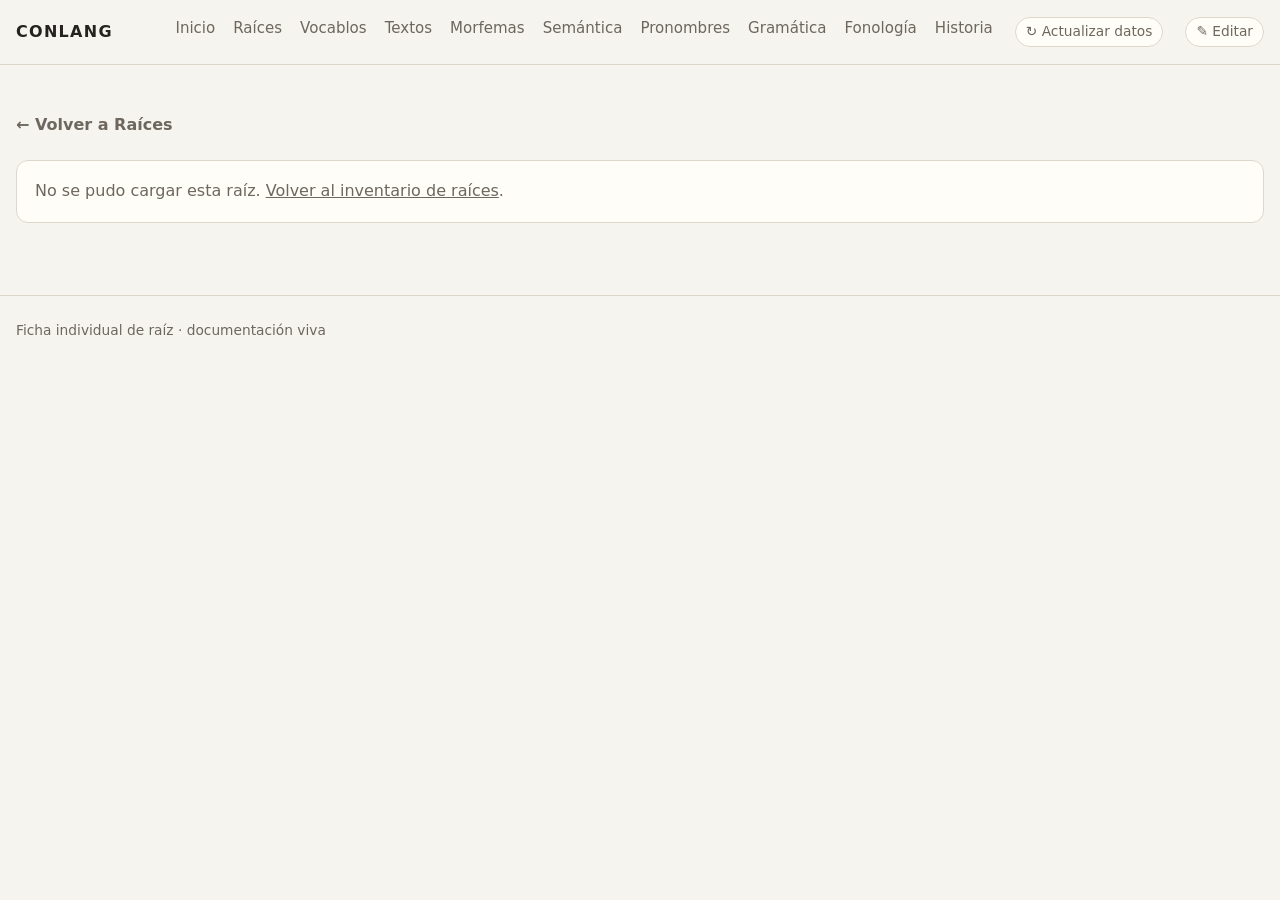
<file: raiz.html>
<!doctype html>
<html lang="es">
<head>
  <meta charset="utf-8">
  <meta name="viewport" content="width=device-width, initial-scale=1">
  <meta name="theme-color" content="#4338ca">
  <link rel="icon" type="image/svg+xml" href="favicon.svg">
  <title>Raíz · Conlang</title>
  <meta name="description" content="Ficha individual de una raíz del conlang">
  <link rel="stylesheet" href="styles.css?v=20261031indigena">
  <script src="refresh.js?v=20261103cache"></script>
  <script src="editor.js?v=20261103cache"></script>
  <style>
    .root-back{display:inline-flex;align-items:center;gap:6px;margin:0 0 22px;color:var(--muted);text-decoration:none;font-weight:700}.root-back:hover{color:var(--accent)}
    .root-sheet{border:1px solid var(--line);border-left:7px solid var(--relation-accent,#b9b3a9);border-radius:22px;background:var(--etym-bg,var(--paper));padding:clamp(22px,5vw,48px);box-shadow:0 12px 38px rgba(47,42,35,.05)}
    .root-sheet.relation-conflict{border-left-style:dashed}
    .root-head{display:grid;grid-template-columns:minmax(0,1fr) auto;gap:24px;align-items:start;border-bottom:1px solid var(--line);padding-bottom:26px}
    .root-form{margin:0;font:800 clamp(2.8rem,8vw,6.6rem)/.95 ui-monospace,SFMono-Regular,Menlo,Monaco,Consolas,monospace;letter-spacing:-.06em;overflow-wrap:anywhere}
    .root-gloss{margin:14px 0 0;font-size:clamp(1.25rem,2.5vw,1.8rem)}
    .root-tags{display:flex;flex-wrap:wrap;justify-content:flex-end;gap:6px;max-width:300px}
    .root-meta{display:grid;grid-template-columns:repeat(auto-fit,minmax(230px,1fr));gap:14px;margin:22px 0 0}.meta-card{border:1px solid var(--line);border-radius:14px;padding:14px 16px}.meta-label{display:block;margin-bottom:4px;color:var(--muted);font-size:.72rem;font-weight:800;text-transform:uppercase;letter-spacing:.07em}.meta-text{overflow-wrap:anywhere}
    .word-lineage{margin-top:6px;font-size:.84rem;color:var(--muted);display:flex;flex-wrap:wrap;gap:4px;align-items:center}.word-old{margin-top:6px;font-size:.84rem;color:var(--muted)}.word-old-label{font-size:.7rem;font-weight:800;text-transform:uppercase;letter-spacing:.06em;margin-right:4px}.word-old code{text-decoration:line-through;text-decoration-color:rgba(0,0,0,.25)}.word-old-an{font-size:.8rem}
    .root-notes{margin-top:18px}.root-note{margin:6px 0;color:var(--muted);font-style:italic}
    .detail-section{margin-top:36px}.detail-section h2{margin:0 0 14px;font-size:1.6rem}.detail-section-count{color:var(--muted);font-size:.9rem;font-weight:500}
    .word-grid{display:grid;grid-template-columns:repeat(auto-fit,minmax(255px,1fr));gap:12px}.word-card{border:1px solid var(--line);border-radius:14px;padding:14px 16px;background:var(--paper)}.word-form a{text-decoration:none}.word-form a:hover{color:var(--accent)}.word-form code{font-size:1.08rem}.word-emoji{display:inline-block;margin-right:6px;font-size:1.15rem;vertical-align:middle}.word-gloss{margin-top:4px}.word-analysis{margin-top:8px;color:var(--muted);font-size:.84rem}.word-note{margin-top:7px;color:var(--muted);font-size:.8rem;font-style:italic}.word-tags,.word-fields{display:flex;flex-wrap:wrap;gap:5px;margin-top:8px}.field{display:inline-block;padding:2px 7px;border:1px solid var(--line);border-radius:999px;background:var(--paper);font-size:.76rem;text-decoration:none}.field:hover{border-color:var(--accent);color:var(--accent)}
    .morph-link{display:inline-block;padding:1px 6px;border-radius:999px;border:1px solid var(--line);text-decoration:none;font-family:ui-monospace,SFMono-Regular,Menlo,Monaco,Consolas,monospace;font-size:.78rem;background:#fff}.morph-link:hover{border-color:var(--accent)}
    .history-days{display:grid;gap:9px}.history-day{border:1px solid var(--line);border-radius:11px;overflow:hidden;background:var(--paper)}.history-day summary{cursor:pointer;display:flex;align-items:center;flex-wrap:wrap;gap:8px;padding:12px 14px;font-weight:700;list-style-position:inside}.history-day summary:hover{background:rgba(67,56,202,.05)}.history-day summary:focus-visible{outline:2px solid var(--accent);outline-offset:-3px}.history-count{font-size:.8rem;font-weight:500;color:var(--muted)}.history-day[open] summary{border-bottom:1px solid var(--line)}.history-list{padding:0 14px}.history-item{display:grid;grid-template-columns:max-content max-content minmax(0,1fr);gap:10px;align-items:baseline;padding:9px 0;border-bottom:1px solid var(--line);font-size:.86rem}.history-item:last-child{border-bottom:0}.history-item a{text-decoration:none}.history-item a:hover{text-decoration:underline}.history-item time{color:var(--muted);white-space:nowrap}.empty-note{padding:18px;border:1px solid var(--line);border-radius:12px;background:var(--paper);color:var(--muted)}
    @media(max-width:680px){.root-head{grid-template-columns:1fr}.root-tags{justify-content:flex-start}.history-item{grid-template-columns:max-content 1fr}.history-item .history-message{grid-column:1/-1}}
  </style>
</head>
<body>
<header class="page-header"><div class="wrap"><div class="brand"><a href="index.html">CONLANG</a></div><nav class="site-nav" aria-label="Navegación principal">
  <a href="index.html">Inicio</a>
  <a href="lexico.html">Raíces</a>
  <a href="vocablos.html">Vocablos</a>
  <a href="textos.html">Textos</a>
  <a href="morfemas.html">Morfemas</a>
  <a href="semantica.html">Semántica</a>
  <a href="pronombres.html">Pronombres</a>
  <a href="gramatica.html">Gramática</a>
  <a href="fonologia.html">Fonología</a>
  <a href="historia.html">Historia</a>
</nav></div></header>
<main class="wrap">
  <a class="root-back" href="lexico.html">← Volver a Raíces</a>
  <div id="root-content"><div class="empty-note">Cargando raíz…</div></div>
</main>
<footer class="page-footer"><div class="wrap">Ficha individual de raíz · documentación viva</div></footer>
<script>
(()=>{
  const box=document.getElementById('root-content');
  const esc=s=>String(s??'').replace(/[&<>"']/g,c=>({'&':'&amp;','<':'&lt;','>':'&gt;','"':'&quot;',"'":'&#39;'}[c]));
  let derivedBy=new Map(),wordsById=new Map();
  const wlink=x=>'<a class="morph-link" href="#'+esc(x.id)+'" title="'+esc(x.gloss||'')+'">'+esc(x.form||x.label||x.id)+'</a>';
  function lineageHTML(w){
    const from=(w.proviene_de||[]).map(p=>wordsById.get(p.id)||p),der=derivedBy.get(w.id)||[];
    return (from.length?'<div class="word-lineage"><span class="word-old-label">Proviene de</span> '+from.map(wlink).join(' ')+'</div>':'')+
      (der.length?'<div class="word-lineage"><span class="word-old-label">Derivados</span> '+der.map(wlink).join(' ')+'</div>':'');
  }
  function oldFormsHTML(w){const a=w.formas_antiguas||[];return a.length?'<div class="word-old"><span class="word-old-label">Formas antiguas</span> '+a.map(x=>'<code>'+esc(x.form)+'</code>'+(x.analysis_text?' <span class="word-old-an">('+esc(x.analysis_text)+')</span>':'')).join(' · ')+'</div>':''}
  const NOTE_LABELS={'Bas':'note-bas','Part.':'note-part','Sono':'note-sono','formal':'note-formal','Mundial':'note-mundial','arcaico':'note-arcaico','onomato':'note-onomato','nom':'note-nom'};
  const tagHTML=tags=>(tags||[]).map(t=>'<span class="tag '+esc(t.class||'generic')+' '+esc(NOTE_LABELS[t.label]||'')+'">'+esc(RELATION_NAMES[t.class]||t.label)+'</span>').join('');
  const RELATION_CLASSES=new Set(['nat-plen','nat-mod','nat-red','nat-refor','nat-tek','nat-nom','nat-insp','nova']);
  const RELATION_NAMES={'nat-plen':'Original','nat-tek':'Tecnica','nat-nom':'Nominal','nat-insp':'Inspirada','nat-mod':'Modificada','nat-red':'Reducida','nat-refor':'Reformada','nova':'Nova'};
  const ETYMOLOGY_CLASSES=new Set(['latin','griego','germanico','frances','anglo','italico','iberico','eslavo','arabe','celta','indopersa','turquico','sinico','esperide','indigena']);
  function relationClass(root){
    const tags=(root.tags||[]).filter(t=>RELATION_CLASSES.has(t.class));
    return tags.length>1?'relation-conflict':tags.length===1?'relation-'+tags[0].class:'';
  }
  function etymologyClass(root){const tag=(root.tags||[]).find(t=>ETYMOLOGY_CLASSES.has(t.class));return tag?'etym-'+tag.class:'';}
  function rootTagsHTML(tags){
    const groups=[
      ['Relación nativa',(tags||[]).filter(t=>RELATION_CLASSES.has(t.class))],
      ['Etimología externa',(tags||[]).filter(t=>ETYMOLOGY_CLASSES.has(t.class))],
      ['Otras etiquetas',(tags||[]).filter(t=>!RELATION_CLASSES.has(t.class)&&!ETYMOLOGY_CLASSES.has(t.class))]
    ];
    return '<div class="root-tag-groups">'+groups.filter(([,arr])=>arr.length).map(([label,arr])=>
      '<span class="root-tag-set"><span class="root-tag-set-label">'+esc(label)+'</span>'+tagHTML(arr)+'</span>'
    ).join('')+'</div>';
  }
  const fieldHTML=fields=>(fields||[]).map(f=>'<a class="field" href="vocablos.html?q='+encodeURIComponent(f)+'">'+esc(f)+'</a>').join('');
  let index=null,root=null;

  function morphemeCard(m){
    const notes=(m.notes||[]).map(n=>'<div class="word-note">'+esc(n)+'</div>').join('');
    const et=m.etymology?'<div class="word-analysis">'+esc(m.etymology)+'</div>':'';
    const tags=(m.tags||[]).length?'<div class="word-tags">'+tagHTML(m.tags)+'</div>':'';
    return '<article class="word-card"><div class="word-form"><a href="morfema.html?id='+encodeURIComponent(m.id)+'"><code>'+esc(m.form)+'</code></a></div><div class="word-gloss">'+esc(m.gloss)+'</div>'+et+notes+tags+'</article>';
  }

  function wordCard(w,external=false){
    const notes=(w.notes||[]).map(n=>'<div class="word-note">'+esc(n)+'</div>').join('')+oldFormsHTML(w)+lineageHTML(w);
    const tags=(w.tags||[]).length?'<div class="word-tags">'+tagHTML(w.tags)+'</div>':'';
    const fields=(w.semantic_fields||[]).length?'<div class="word-fields">'+fieldHTML(w.semantic_fields)+'</div>':'';
    const externalRoot=external?'<div class="word-analysis">Raíz principal: <a href="raiz.html?id='+encodeURIComponent(w._root.id)+'"><code>'+esc(w._root.form)+'</code></a></div>':'';
    return '<article class="word-card"><div class="word-form">'+(w.emoji?'<span class="word-emoji" aria-hidden="true">'+esc(w.emoji)+'</span>':'')+'<a href="vocablo.html?id='+encodeURIComponent(w.id)+'"><code>'+esc(w.form)+'</code></a></div><div class="word-gloss">'+esc(w.gloss)+'</div>'+externalRoot+(w.analysis_html?'<div class="word-analysis">'+w.analysis_html+'</div>':'')+notes+fields+tags+'</article>';
  }

  const historyZone='America/Monterrey';
  const historyDayFormat=new Intl.DateTimeFormat('es-MX',{timeZone:historyZone,year:'numeric',month:'2-digit',day:'2-digit'});
  const historyDateLabel=new Intl.DateTimeFormat('es-MX',{timeZone:historyZone,day:'numeric',month:'long',year:'numeric'});
  const historyTimeLabel=new Intl.DateTimeFormat('es-MX',{timeZone:historyZone,hour:'2-digit',minute:'2-digit',hour12:false});
  function historyHTML(items){
    if(!items.length)return '<div class="empty-note">Sin commits registrados para esta raíz.</div>';
    const groups=new Map();
    [...items].sort((a,b)=>Date.parse(b.date||'')-Date.parse(a.date||'')).forEach(c=>{
      const date=new Date(c.date||''),valid=!Number.isNaN(date.getTime());
      const key=valid?historyDayFormat.formatToParts(date).reduce((obj,p)=>(obj[p.type]=p.value,obj),{}):null;
      const day=key?key.year+'-'+key.month+'-'+key.day:'sin-fecha';
      if(!groups.has(day))groups.set(day,{label:valid?historyDateLabel.format(date):'Fecha desconocida',commits:[]});
      groups.get(day).commits.push({commit:c,date:date,valid:valid});
    });
    return '<div class="history-days">'+[...groups.values()].map(group=>
      '<details class="history-day"><summary><span>'+esc(group.label)+'</span><span class="history-count">('+group.commits.length+' commit'+(group.commits.length===1?'':'s')+')</span></summary>'+
      '<div class="history-list">'+group.commits.map(item=>{
        const c=item.commit;
        const hour=item.valid?historyTimeLabel.format(item.date):'Sin hora';
        return '<div class="history-item"><a href="'+esc(c.url)+'" target="_blank" rel="noopener noreferrer"><code>'+esc((c.sha||'').slice(0,7))+'</code></a><time datetime="'+esc(c.date||'')+'">'+esc(hour)+'</time><span class="history-message">'+esc(c.message)+'</span></div>';
      }).join('')+'</div></details>'
    ).join('')+'</div>';
  }

  async function load(){
    const id=new URLSearchParams(location.search).get('id');
    if(!id)throw Error('missing root id');
    const [idx,hist,morphData]=await Promise.all([
      fetch('lexico/index.json').then(r=>{if(!r.ok)throw Error('index');return r.json()}),
      fetch('lexico/history.json').then(r=>r.ok?r.json():({roots:{}})),
      fetch('lexico/morphemes.json').then(r=>{if(!r.ok)throw Error('morphemes');return r.json()})
    ]);
    index=idx;
    wordsById=new Map((idx.words||[]).map(w=>[w.id,w]));derivedBy=new Map();
    for(const w of idx.words||[])for(const p of w.proviene_de||[]){if(!derivedBy.has(p))derivedBy.set(p,[]);derivedBy.get(p).push(w)}
    const meta=(idx.roots||[]).find(r=>r.id===id);
    if(!meta)throw Error('root not found');
    const file=(idx.letters||[]).find(x=>x.key===meta.key)?.file;
    if(!file)throw Error('root file not found');
    const data=await fetch(file).then(r=>{if(!r.ok)throw Error(file);return r.json()});
    root=(data.entries||[]).find(e=>e.id===id);
    if(!root)throw Error('root entry missing');

    document.title=root.form+' · Raíz · Conlang';
    const et=root.etymology?'<div class="meta-card"><span class="meta-label">Etimología</span><div class="meta-text">'+esc(root.etymology)+'</div></div>':'';
    const notes=(root.notes||[]).length?'<div class="root-notes">'+root.notes.map(n=>'<p class="root-note">'+esc(n)+'</p>').join('')+'</div>':'';
    const words=root.words||[];
    const derivedMorphs=(morphData.morphemes||[]).filter(m=>(m.root_refs||[]).includes(id));

    const rootMap=new Map((idx.roots||[]).map(r=>[r.id,r]));
    const externalMeta=(idx.words||[]).filter(w=>(w.refs||[]).includes(id)&&w.root_id!==id);
    const needed=[...new Set(externalMeta.map(w=>w.key))];
    const sourceById=new Map();
    await Promise.all(needed.map(async key=>{
      const lf=(idx.letters||[]).find(x=>x.key===key)?.file;if(!lf)return;
      const d=await fetch(lf).then(r=>r.json());
      for(const rr of d.entries||[])for(const ww of rr.words||[])sourceById.set(ww.id,{...ww,_root:rr});
    }));
    const external=externalMeta.map(w=>sourceById.get(w.id)).filter(Boolean);

    box.innerHTML='<article class="root-sheet root-relation '+esc(relationClass(root))+' '+esc(etymologyClass(root))+'"><div class="root-head"><div><p class="eyebrow">Raíz</p><h1 class="root-form">'+esc(root.form)+'</h1><p class="root-gloss">'+esc(root.gloss)+'</p></div><div class="root-tags">'+rootTagsHTML(root.tags)+'</div></div><div class="root-meta">'+et+'<div class="meta-card"><span class="meta-label">Identificador</span><div class="meta-text"><code>'+esc(root.id)+'</code></div></div><div class="meta-card"><span class="meta-label">Vocablos propios</span><div class="meta-text">'+words.length+'</div></div><div class="meta-card"><span class="meta-label">Morfemas derivados</span><div class="meta-text">'+derivedMorphs.length+'</div></div></div>'+notes+(words.length?'<section class="detail-section"><h2>Vocablos <span class="detail-section-count">('+words.length+')</span></h2><div class="word-grid">'+words.map(w=>wordCard(w)).join('')+'</div></section>':'<section class="detail-section"><h2>Vocablos</h2><div class="empty-note">Esta raíz todavía no tiene vocablos asociados.</div></section>')+'<section class="detail-section"><h2>Morfemas derivados <span class="detail-section-count">('+derivedMorphs.length+')</span></h2>'+(derivedMorphs.length?'<div class="word-grid">'+derivedMorphs.map(morphemeCard).join('')+'</div>':'<div class="empty-note">Esta raíz todavía no tiene morfemas derivados vinculados.</div>')+'</section>'+(external.length?'<section class="detail-section"><h2>Usada en otros vocablos <span class="detail-section-count">('+external.length+')</span></h2><div class="word-grid">'+external.map(w=>wordCard(w,true)).join('')+'</div></section>':'')+'<section class="detail-section"><h2>Historial de commits</h2>'+historyHTML(hist.roots?.[id]||[])+'</section></article>';
  }

  document.addEventListener('click',e=>{
    const a=e.target.closest('a.morph-link[href^="#"]');if(!a||!index)return;
    const id=a.getAttribute('href').slice(1);
    if((index.roots||[]).some(r=>r.id===id)){e.preventDefault();location.assign('raiz.html?id='+encodeURIComponent(id));return}
    if((index.morphemes||[]).some(m=>m.id===id)){e.preventDefault();location.href='morfema.html?id='+encodeURIComponent(id);return}
    if((index.words||[]).some(w=>w.id===id)){e.preventDefault();location.href='vocablo.html?id='+encodeURIComponent(id)}
  });

  load().catch(err=>{console.error(err);box.innerHTML='<div class="empty-note">No se pudo cargar esta raíz. <a href="lexico.html">Volver al inventario de raíces</a>.</div>'});
})();
</script>
</body>
</html>
</file>
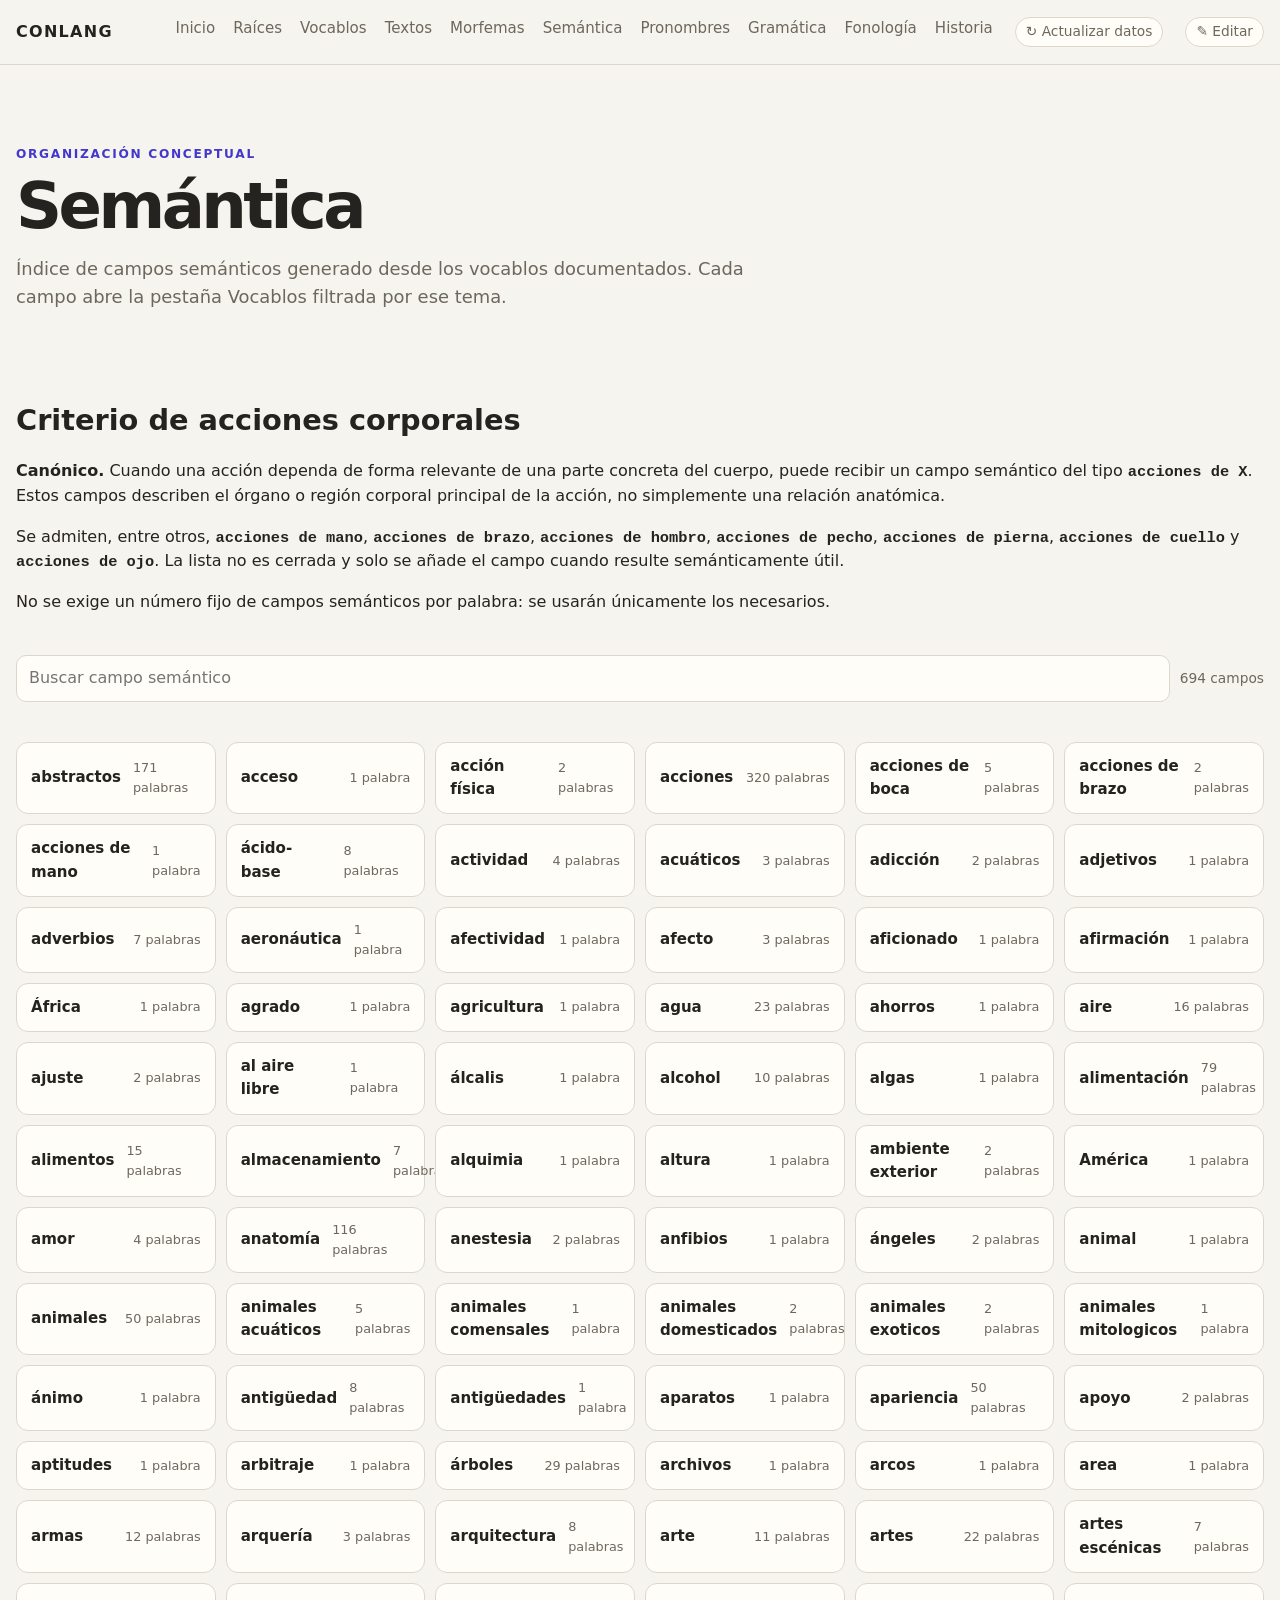
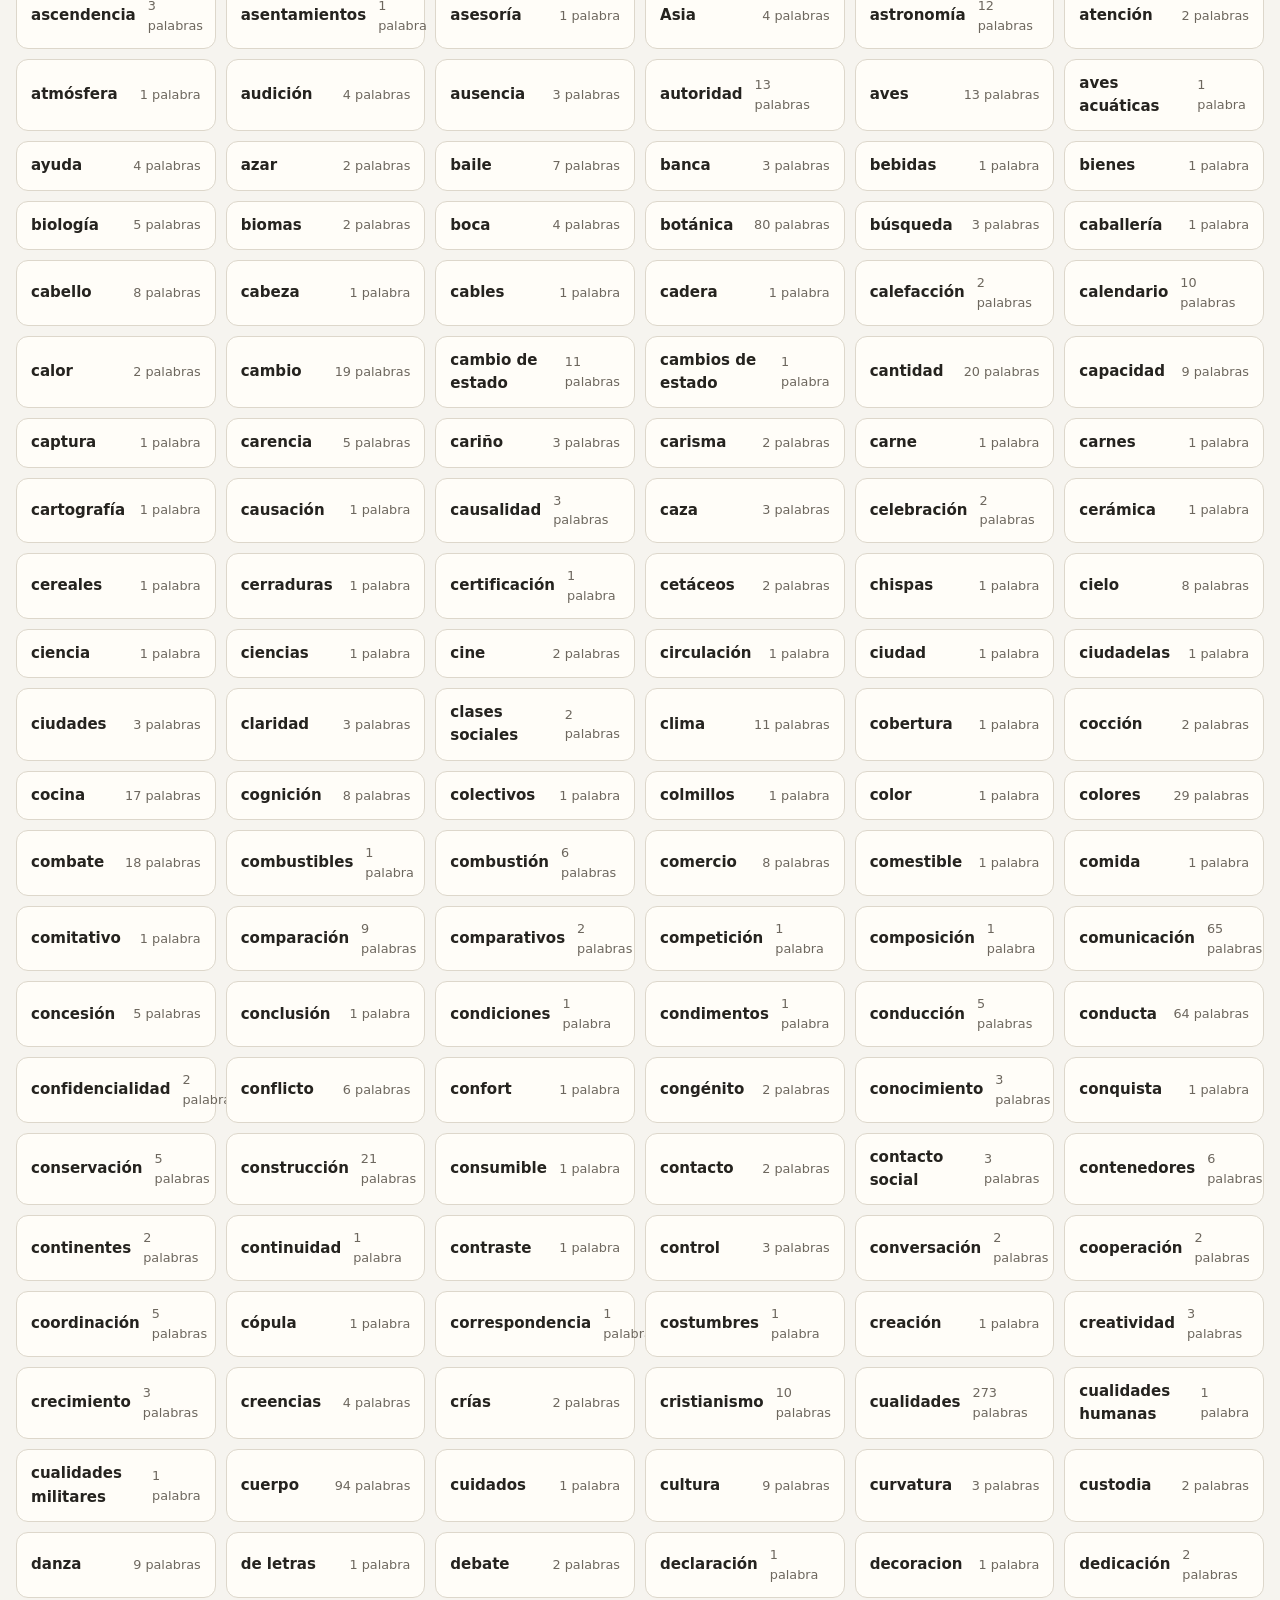
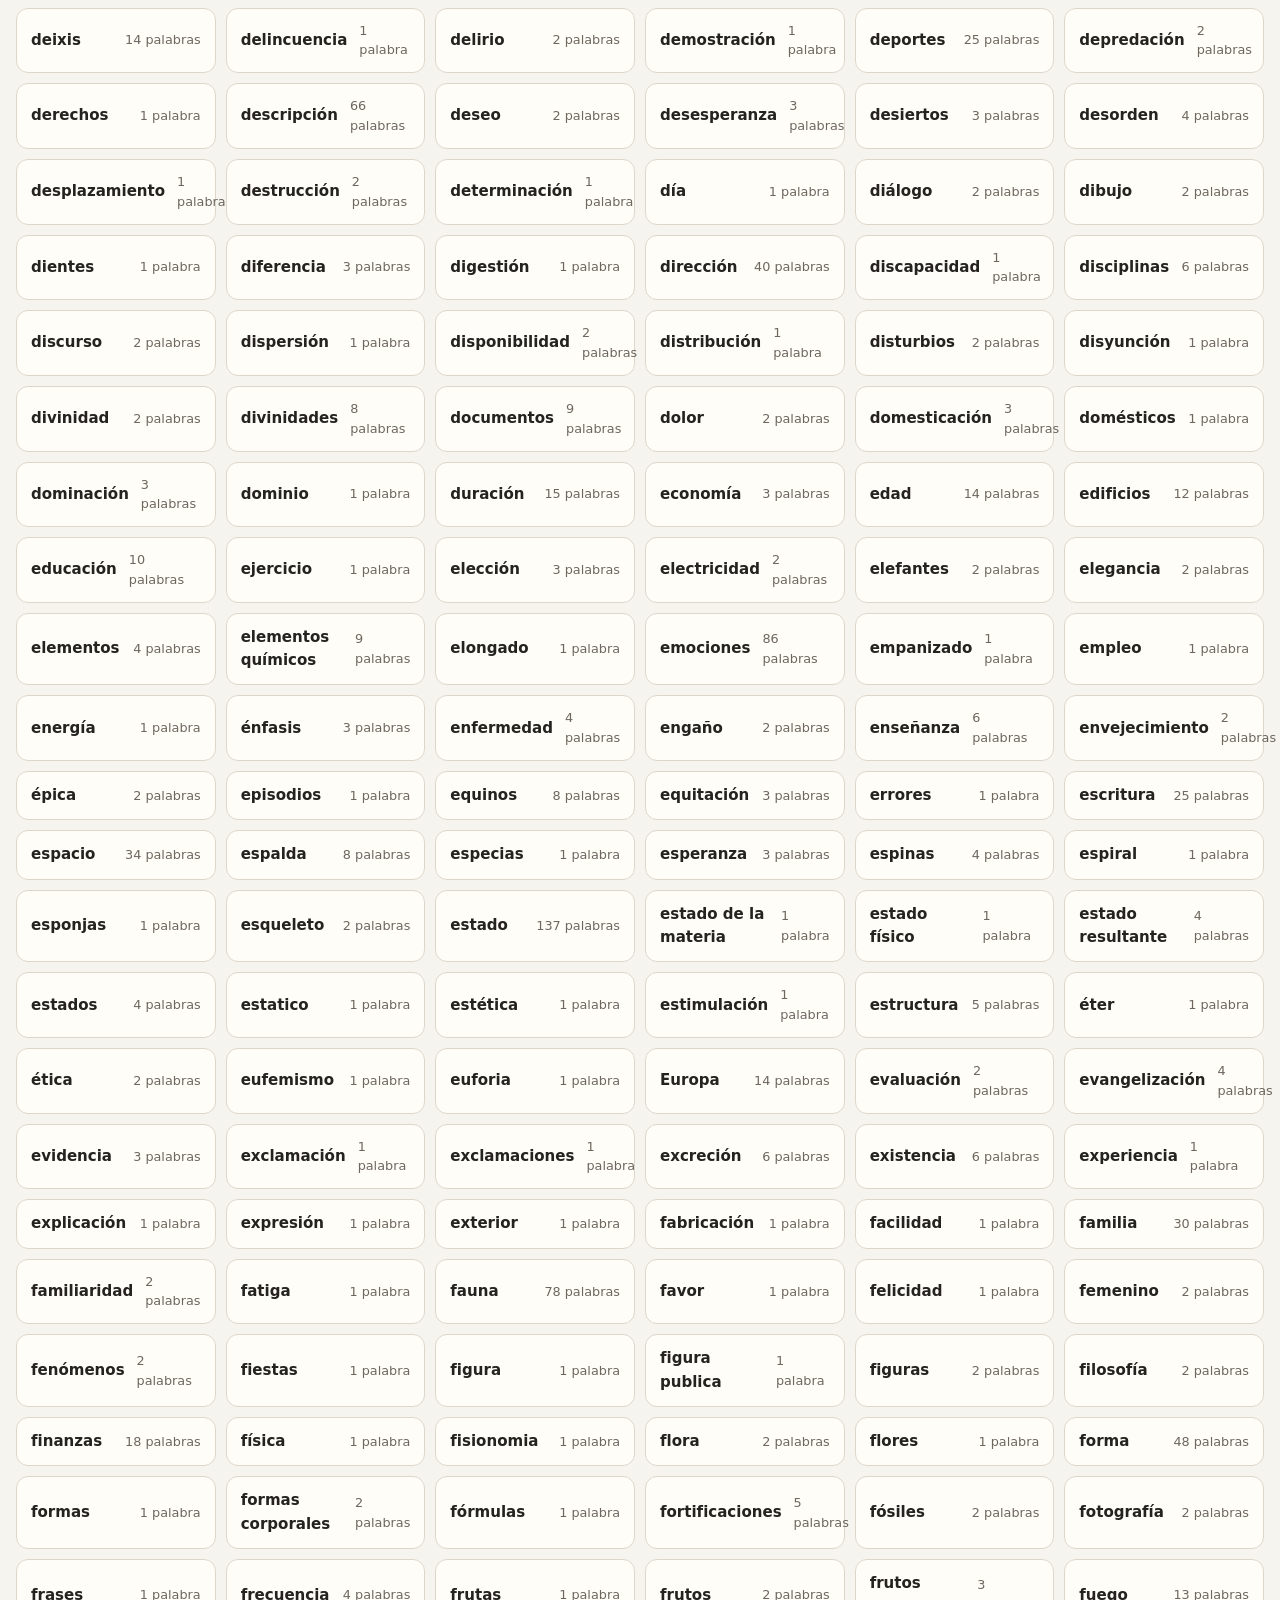
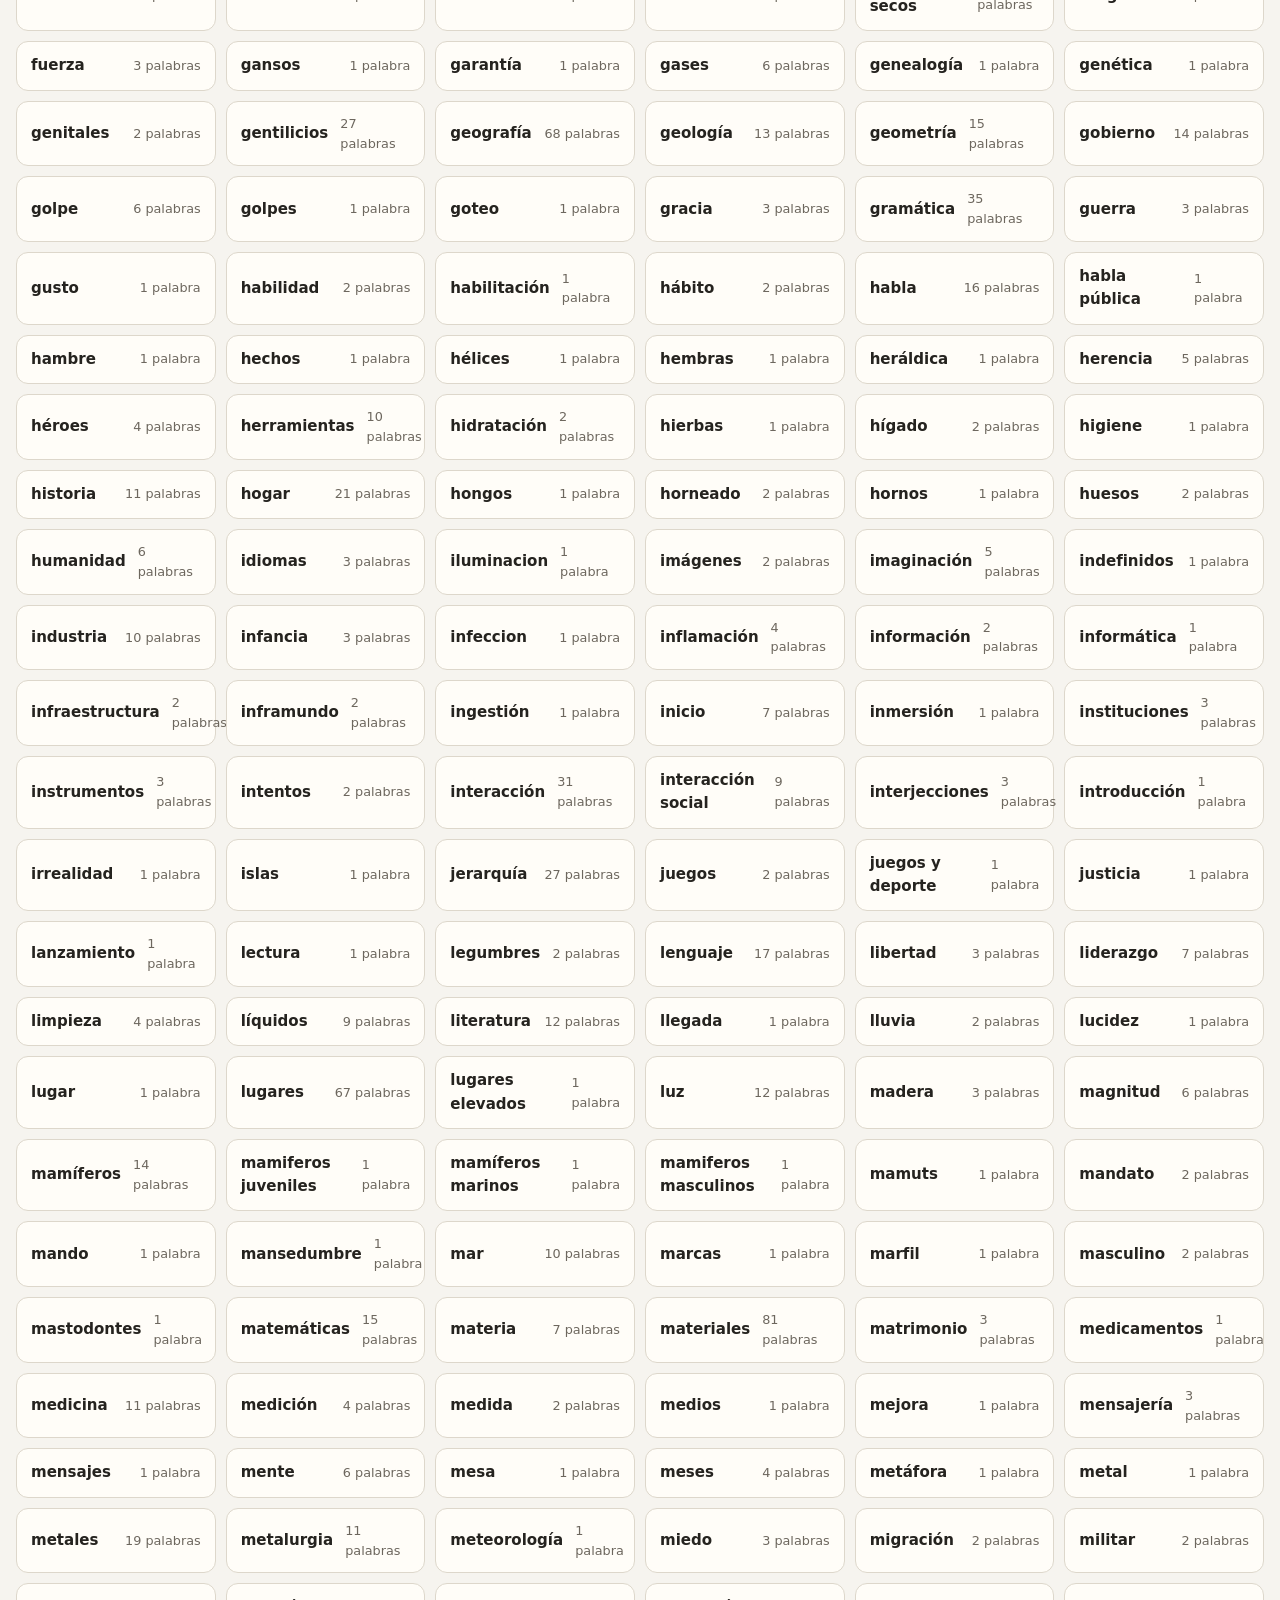
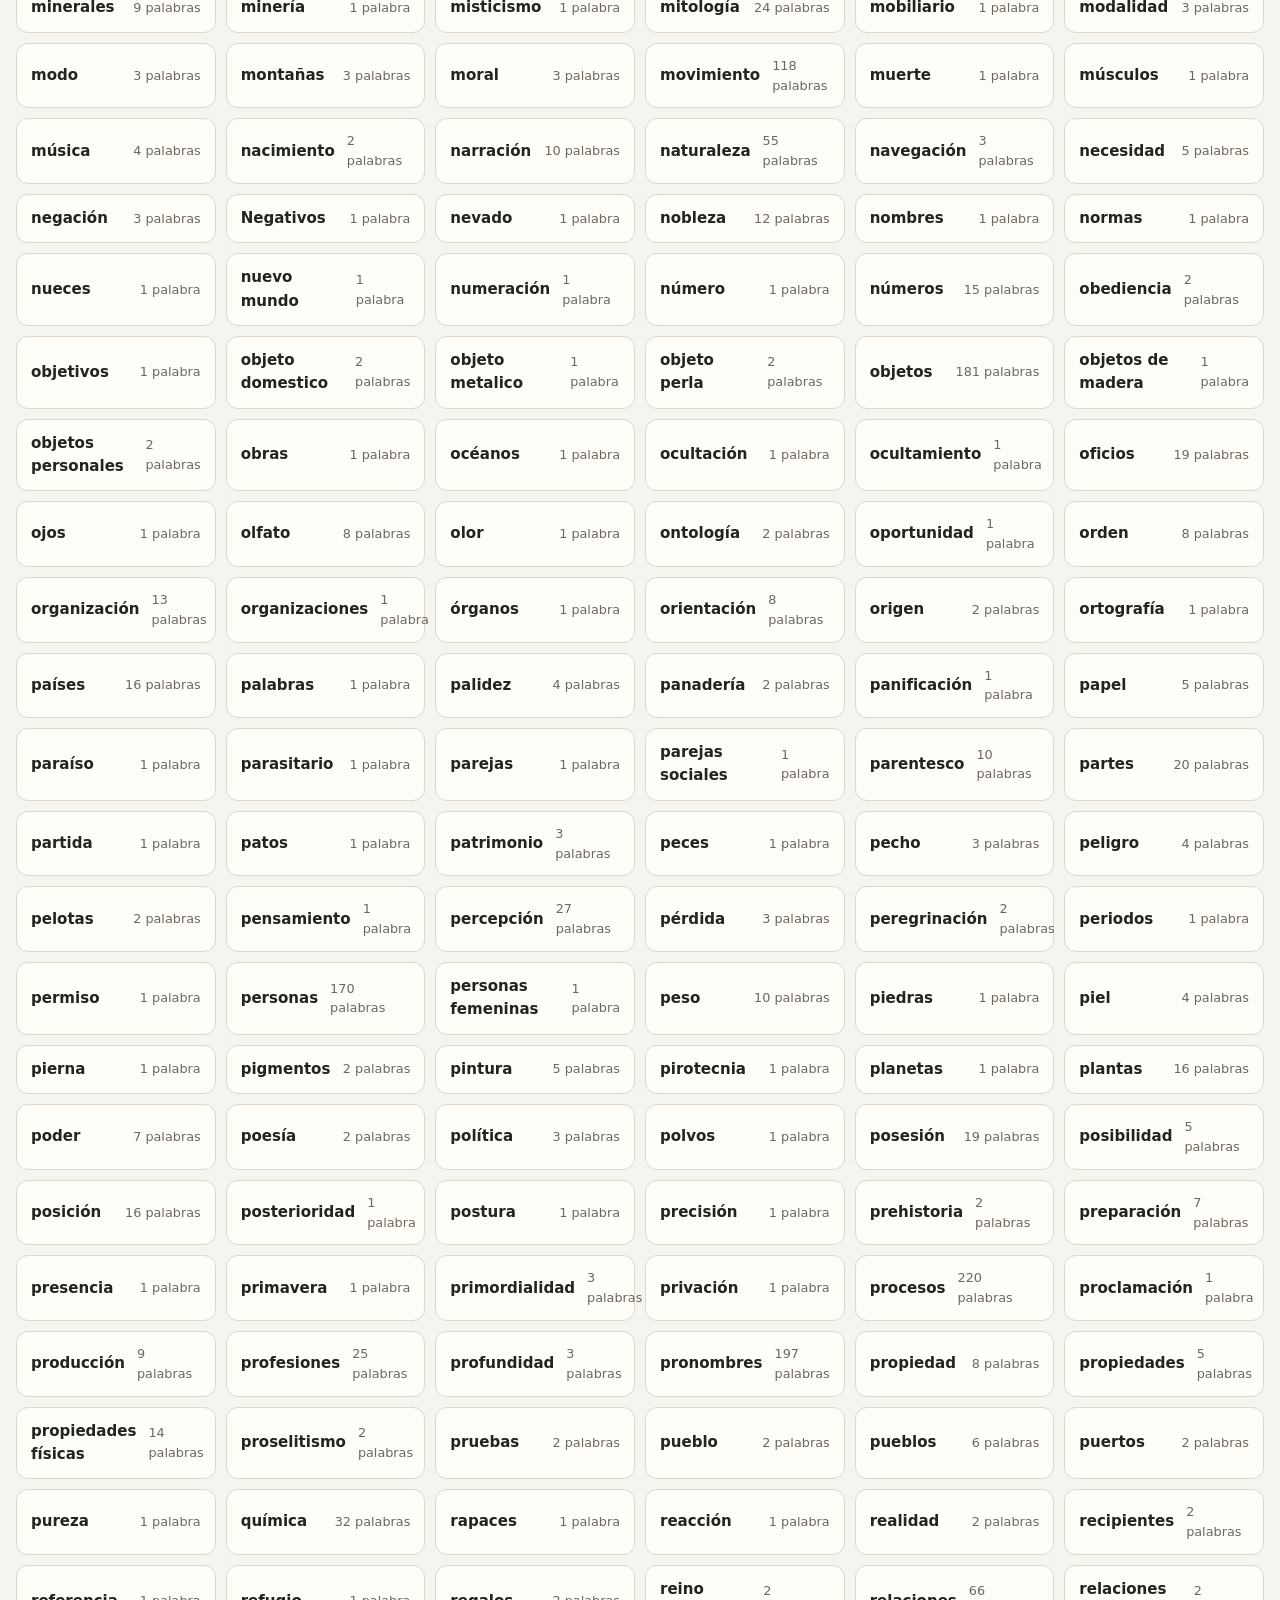
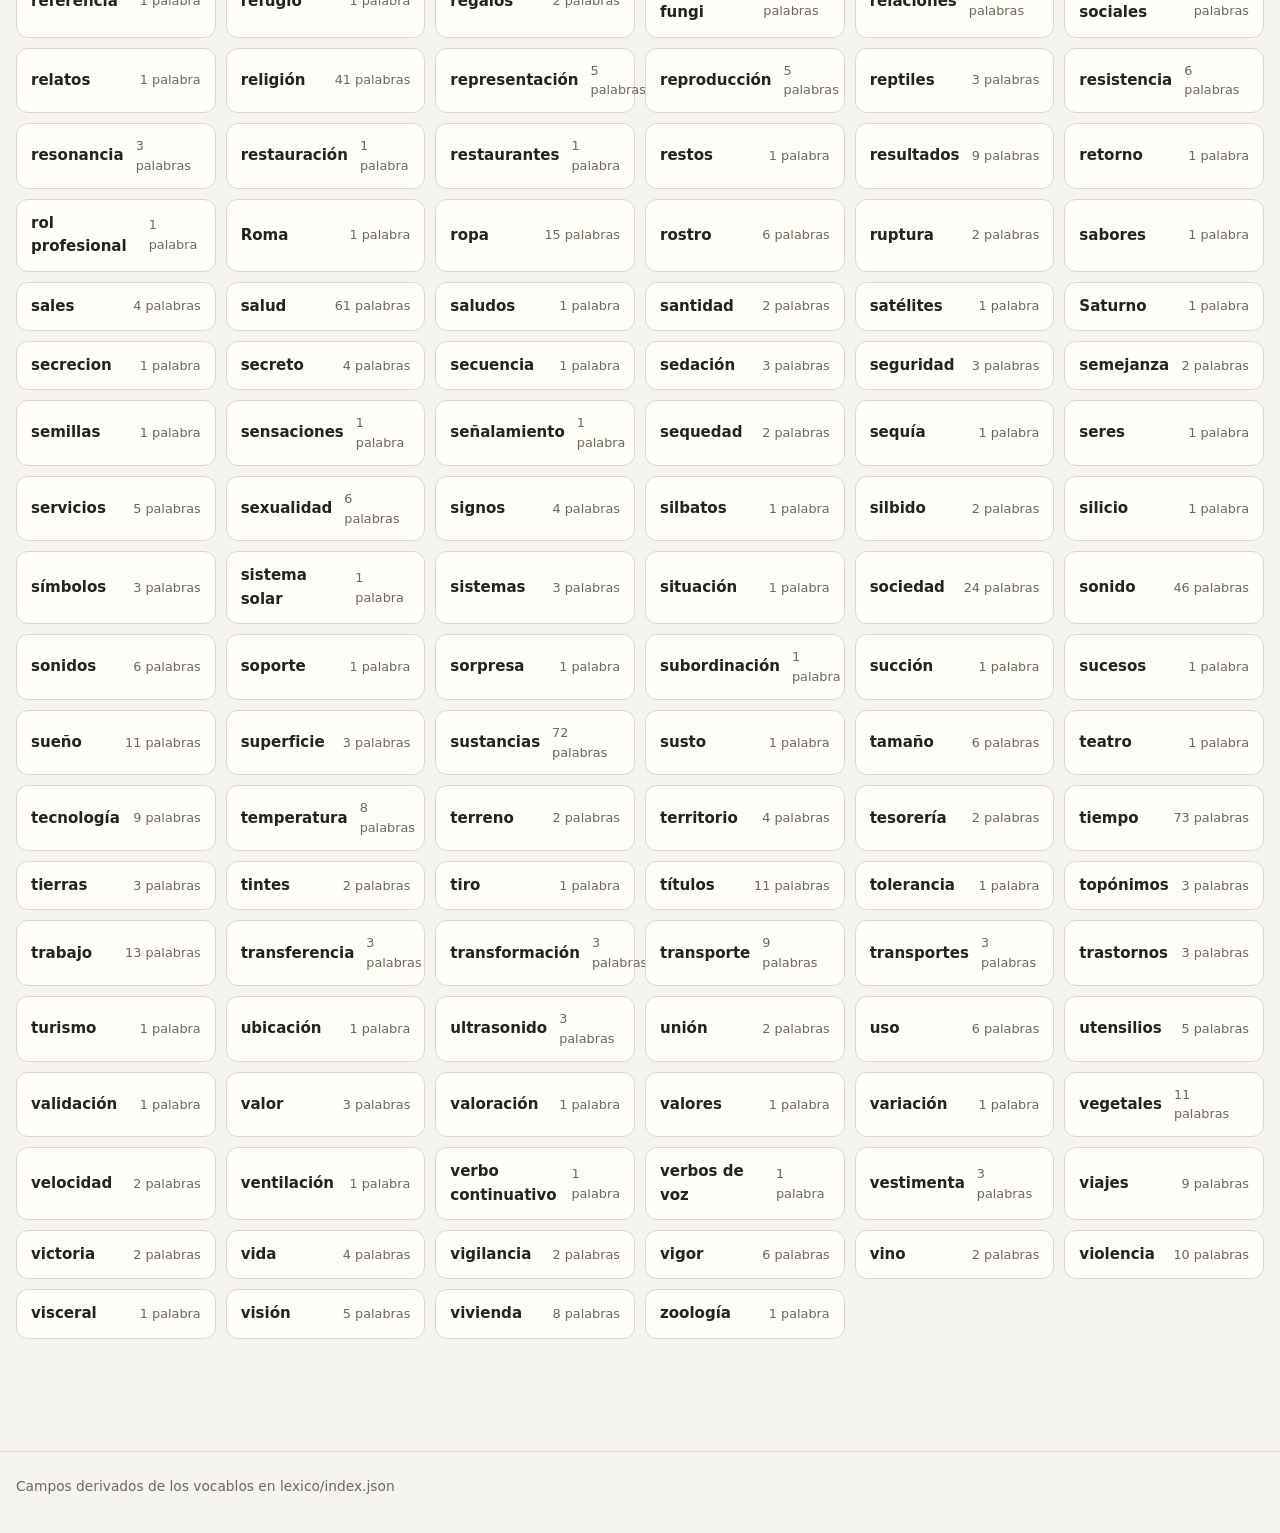
<file: semantica.html>
<!doctype html>
<html lang="es">
<head>
  <meta charset="utf-8">
  <meta name="viewport" content="width=device-width, initial-scale=1">
  <meta name="theme-color" content="#4338ca">
  <link rel="icon" type="image/svg+xml" href="favicon.svg">
  <title>Semántica · Conlang</title>
  <meta name="description" content="Campos semánticos del vocabulario del conlang">
  <link rel="stylesheet" href="styles.css?v=20261031indigena">
  <script src="refresh.js?v=20261103cache"></script>
  <script src="editor.js?v=20261103cache"></script>
</head>
<body>
<header class="page-header">
  <div class="wrap">
    <div class="brand"><a href="index.html">CONLANG</a></div>
    <nav class="site-nav" aria-label="Navegación principal">
  <a href="index.html">Inicio</a>
  <a href="lexico.html">Raíces</a>
  <a href="vocablos.html">Vocablos</a>
  <a href="textos.html">Textos</a>
  <a href="morfemas.html">Morfemas</a>
  <a href="semantica.html">Semántica</a>
  <a href="pronombres.html">Pronombres</a>
  <a href="gramatica.html">Gramática</a>
  <a href="fonologia.html">Fonología</a>
  <a href="historia.html">Historia</a>
</nav>
  </div>
</header>
<main class="wrap">
  <section class="hero compact">
    <p class="eyebrow">Organización conceptual</p>
    <h1>Semántica</h1>
    <p>Índice de campos semánticos generado desde los vocablos documentados. Cada campo abre la pestaña Vocablos filtrada por ese tema.</p>
  </section>

  <section class="lex-section">
    <h2>Criterio de acciones corporales</h2>
    <p><strong>Canónico.</strong> Cuando una acción dependa de forma relevante de una parte concreta del cuerpo, puede recibir un campo semántico del tipo <code>acciones de X</code>. Estos campos describen el órgano o región corporal principal de la acción, no simplemente una relación anatómica.</p>
    <p>Se admiten, entre otros, <code>acciones de mano</code>, <code>acciones de brazo</code>, <code>acciones de hombro</code>, <code>acciones de pecho</code>, <code>acciones de pierna</code>, <code>acciones de cuello</code> y <code>acciones de ojo</code>. La lista no es cerrada y solo se añade el campo cuando resulte semánticamente útil.</p>
    <p>No se exige un número fijo de campos semánticos por palabra: se usarán únicamente los necesarios.</p>
  </section>

  <div class="tool-row">
    <input id="semantic-search" type="search" autocomplete="off" spellcheck="false" placeholder="Buscar campo semántico">
    <span id="semantic-count" class="tool-count"></span>
  </div>

  <section class="lex-section">
    <div id="semantic-grid" class="semantic-grid"><div class="card">Cargando…</div></div>
  </section>
</main>
<footer class="page-footer"><div class="wrap">Campos derivados de los vocablos en lexico/index.json</div></footer>
<script>
(()=>{
  const search=document.getElementById('semantic-search');
  const grid=document.getElementById('semantic-grid');
  const count=document.getElementById('semantic-count');
  const esc=s=>String(s??'').replace(/[&<>"']/g,c=>({'&':'&amp;','<':'&lt;','>':'&gt;','"':'&quot;',"'":'&#39;'}[c]));
  const norm=s=>String(s??'').toLocaleLowerCase('es').trim();
  let fields=[];

  function render(){
    const q=norm(search.value);
    const items=fields.filter(x=>!q||norm(x.name).includes(q));
    grid.innerHTML=items.length?items.map(x=>'<a class="semantic-card" href="vocablos.html?q='+encodeURIComponent(x.name)+'"><strong>'+esc(x.name)+'</strong><span>'+x.count+' palabra'+(x.count===1?'':'s')+'</span></a>').join(''):'<div class="card">Sin campos coincidentes.</div>';
    count.textContent=items.length+' campo'+(items.length===1?'':'s');
  }

  fetch('lexico/index.json').then(r=>r.json()).then(idx=>{
    const map=new Map();
    for(const w of (idx.words||[]))for(const f of (w.semantic_fields||[]))map.set(f,(map.get(f)||0)+1);
    fields=[...map.entries()].map(([name,count])=>({name,count})).sort((a,b)=>a.name.localeCompare(b.name,'es'));
    render();
  }).catch(()=>{grid.innerHTML='<div class="card">No se pudo cargar el índice semántico.</div>'});
  search.addEventListener('input',render);
})();
</script>
</body>
</html>
</file>
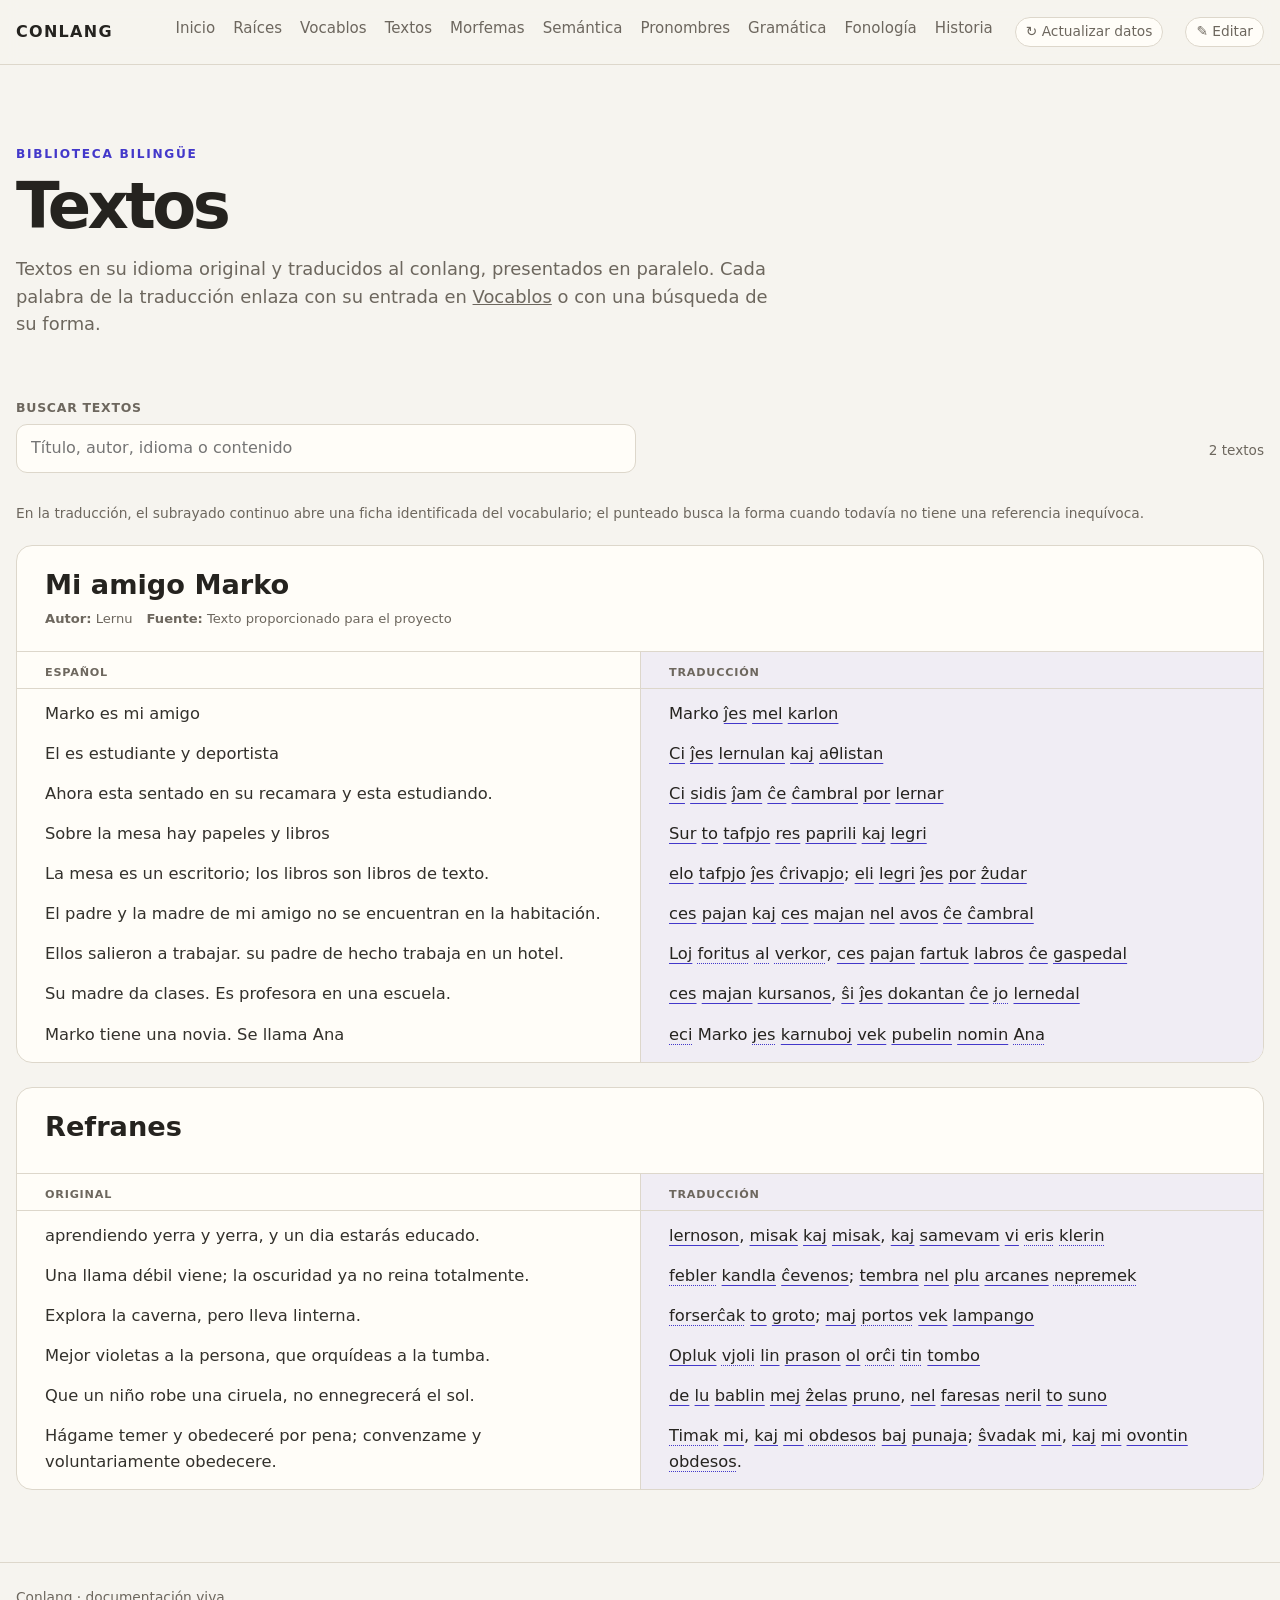
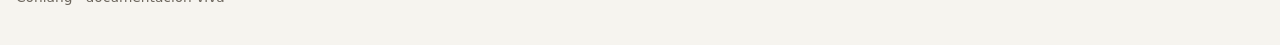
<file: textos.html>
<!doctype html>
<html lang="es">
<head>
  <meta charset="utf-8">
  <meta name="viewport" content="width=device-width, initial-scale=1">
  <meta name="theme-color" content="#4338ca">
  <link rel="icon" type="image/svg+xml" href="favicon.svg">
  <title>Textos · Conlang</title>
  <meta name="description" content="Biblioteca de textos originales y sus traducciones al conlang, con enlaces al vocabulario">
  <link rel="stylesheet" href="styles.css?v=20261031indigena">
  <script src="refresh.js?v=20261103cache"></script>
  <script src="editor.js?v=20261103cache"></script>
  <style>
    .texts-intro{max-width:820px}
    .texts-toolbar{display:flex;justify-content:space-between;align-items:end;gap:14px;flex-wrap:wrap;margin:12px 0 30px}
    .texts-filter{flex:1 1 290px;max-width:620px}
    .texts-filter label{display:block;color:var(--muted);font-size:.78rem;font-weight:800;letter-spacing:.06em;text-transform:uppercase;margin-bottom:7px}
    .texts-filter input{width:100%;padding:11px 14px;border:1px solid var(--line);border-radius:11px;background:var(--paper);color:var(--ink);font:inherit}
    .texts-filter input:focus-visible{outline:2px solid var(--accent);outline-offset:2px}
    .texts-count{font-size:.85rem;color:var(--muted);padding-bottom:12px}
    .texts-list{display:grid;gap:24px}
    .text-article{min-width:0;background:var(--paper);border:1px solid var(--line);border-radius:16px;overflow:hidden}
    .text-header{padding:22px clamp(16px,3vw,28px);border-bottom:1px solid var(--line)}
    .text-header h2{margin:0 0 7px;font-size:clamp(1.25rem,2.5vw,1.7rem);line-height:1.25}
    .text-original-title{color:var(--muted);font-size:.92rem;margin:0 0 10px}
    .text-meta{display:flex;flex-wrap:wrap;gap:6px 14px;color:var(--muted);font-size:.82rem}
    .text-meta span{overflow-wrap:anywhere}
    .text-note{font-size:.9rem;margin:12px 0 0;color:var(--muted)}
    .parallel{display:grid;grid-template-columns:minmax(0,1fr) minmax(0,1fr)}
    .parallel>*{min-width:0;padding:7px clamp(16px,3vw,28px)}
    .parallel .tr{background:color-mix(in srgb,var(--paper) 92%,var(--accent) 8%);border-left:1px solid var(--line)}
    .parallel .src,.parallel .tr{margin:0;font-size:1.02rem;line-height:1.6;white-space:pre-wrap;overflow-wrap:anywhere}
    .parallel .src{color:color-mix(in srgb,var(--ink) 80%,var(--muted))}
    .parallel .row-first{padding-top:12px}.parallel .row-last{padding-bottom:14px}
    .text-prose{margin:0}
    .parallel .lane-head,.parallel .lane-head.tr{padding-top:12px;padding-bottom:6px;font-size:.7rem;letter-spacing:.07em;text-transform:uppercase;font-weight:800;color:var(--muted);border-bottom:1px solid var(--line)}
    .text-prose a.text-word{color:inherit;text-decoration:underline;text-decoration-color:var(--accent);text-decoration-thickness:1.4px;text-underline-offset:4px;border-radius:3px}
    .text-prose a.text-word.lookup{text-decoration-style:dotted}
    .text-prose a.text-word:hover,.text-prose a.text-word:focus-visible{color:var(--accent);background:rgba(67,56,202,.09);outline:2px solid transparent}
    .texts-explain{margin:0 0 20px;color:var(--muted);font-size:.86rem}
    .texts-empty{padding:26px;border:1px solid var(--line);border-radius:15px;background:var(--paper)}
    .texts-empty h2{margin:0 0 8px;font-size:1.25rem}
    .texts-empty p{margin:0;color:var(--muted);max-width:65ch}
    .texts-empty .empty-columns{display:grid;grid-template-columns:1fr 1fr;gap:12px;margin-top:21px}
    .texts-empty .empty-column{padding:15px;border:1px dashed var(--line);border-radius:12px;color:var(--muted);font-size:.83rem}
    .texts-empty .empty-column strong{display:block;color:var(--ink);margin-bottom:5px}
    @media(max-width:720px){.parallel{grid-template-columns:minmax(0,1fr)}.parallel .lane-head{display:none}.parallel .tr{border-left:0;padding-top:0;padding-bottom:12px}.parallel .src{font-size:.9rem;padding-bottom:2px}.parallel .src.row-first{padding-top:12px}.text-header{padding:18px 16px}.texts-empty .empty-columns{grid-template-columns:1fr}}
  </style>
</head>
<body>
<header class="page-header"><div class="wrap"><div class="brand"><a href="index.html">CONLANG</a></div><nav class="site-nav" aria-label="Navegación principal">
  <a href="index.html">Inicio</a>
  <a href="lexico.html">Raíces</a>
  <a href="vocablos.html">Vocablos</a>
  <a href="textos.html" aria-current="page">Textos</a>
  <a href="morfemas.html">Morfemas</a>
  <a href="semantica.html">Semántica</a>
  <a href="pronombres.html">Pronombres</a>
  <a href="gramatica.html">Gramática</a>
  <a href="fonologia.html">Fonología</a>
  <a href="historia.html">Historia</a>
</nav></div></header>
<main class="wrap">
  <section class="hero compact texts-intro">
    <p class="eyebrow">Biblioteca bilingüe</p>
    <h1>Textos</h1>
    <p>Textos en su idioma original y traducidos al conlang, presentados en paralelo. Cada palabra de la traducción enlaza con su entrada en <a href="vocablos.html">Vocablos</a> o con una búsqueda de su forma.</p>
  </section>
  <div class="texts-toolbar">
    <div class="texts-filter"><label for="textos-search">Buscar textos</label><input id="textos-search" type="search" autocomplete="off" placeholder="Título, autor, idioma o contenido"></div>
    <span id="textos-count" class="texts-count" aria-live="polite"></span>
  </div>
  <p class="texts-explain">En la traducción, el subrayado continuo abre una ficha identificada del vocabulario; el punteado busca la forma cuando todavía no tiene una referencia inequívoca.</p>
  <div id="textos-list" class="texts-list" aria-live="polite"><div class="texts-empty">Cargando textos…</div></div>
</main>
<footer class="page-footer"><div class="wrap">Conlang · documentación viva</div></footer>
<script>
(()=>{
  'use strict';
  const list=document.getElementById('textos-list');
  const search=document.getElementById('textos-search');
  const counter=document.getElementById('textos-count');
  const esc=s=>String(s??'').replace(/[&<>"']/g,c=>({'&':'&amp;','<':'&lt;','>':'&gt;','"':'&quot;',"'":'&#39;'}[c]));
  const norm=s=>String(s??'').normalize('NFC').toLocaleLowerCase('es').trim();
  const wordPattern=/[\p{L}\p{M}\p{N}]+(?:[’'-][\p{L}\p{M}\p{N}]+)*/gu;
  let texts=[],byForm=new Map(),byId=new Map(),loaded=false;

  function linkWord(token,position,explicit,plain){
    if(plain.has(position)){
      return '<span class="text-proper" title="'+esc(plain.get(position))+'">'+esc(token)+'</span>';
    }
    const lookup='vocablos.html?q='+encodeURIComponent(token);
    const ref=explicit.get(position);
    const requested=ref?.vocablo_id;
    const chosen=requested?byId.get(requested):null;
    const candidates=byForm.get(norm(token))||[];
    const word=chosen||(!requested&&candidates.length===1?candidates[0]:null);
    const href=(word||requested)?'vocablo.html?id='+encodeURIComponent(word?.id||requested):lookup;
    const note=ref?.nota?String(ref.nota):'';
    const label=word?(norm(token)===norm(word.form)?word.form:token+' → '+word.form)+' — '+word.gloss:('Buscar «'+token+'» en Vocablos');
    const title=label+(note?' · '+note:'');
    return '<a class="text-word '+(word||requested?'found':'lookup')+'" href="'+esc(href)+'" title="'+esc(title)+'">'+esc(token)+'</a>';
  }
  function translationHTML(paragraph){
    const content=String(paragraph?.traduccion??'');
    const explicit=new Map();
    for(const ref of (paragraph?.enlaces||[])){
      if(Number.isInteger(ref.indice)&&ref.indice>=0&&typeof ref.vocablo_id==='string')explicit.set(ref.indice,ref);
    }
    const plain=new Map();
    for(const item of (paragraph?.sin_enlace||[])){
      if(Number.isInteger(item.indice)&&item.indice>=0)plain.set(item.indice,String(item.motivo||'Nombre propio'));
    }
    const pieces=[];let cursor=0,position=0;
    for(const match of content.matchAll(wordPattern)){
      pieces.push(esc(content.slice(cursor,match.index)));
      pieces.push(linkWord(match[0],position,explicit,plain));
      cursor=match.index+match[0].length;position++;
    }
    pieces.push(esc(content.slice(cursor)));
    return pieces.join('');
  }
  function metadataHTML(t){
    const fields=[['Autor',t.autor],['Traducción',t.traductor],['Fuente',t.fuente],['Licencia',t.licencia]];
    return fields.filter(x=>x[1]).map(x=>'<span><strong>'+esc(x[0])+':</strong> '+esc(x[1])+'</span>').join('');
  }
  function textHTML(t){
    const originalTitle=t.titulo_original&&t.titulo_original!==t.titulo?'<p class="text-original-title">'+esc(t.titulo_original)+'</p>':'';
    const ps=Array.isArray(t.parrafos)?t.parrafos:[];
    const pairs=ps.length?'<div class="parallel"><div class="lane-head">'+esc(t.idioma_original||'Original')+'</div><div class="lane-head tr">Traducción</div>'+ps.map((p,i)=>{const c=(i===0?' row-first':'')+(i===ps.length-1?' row-last':'');return '<p class="src text-prose'+c+'">'+esc(p.original??'')+'</p><p class="tr text-prose'+c+'">'+translationHTML(p)+'</p>'}).join('')+'</div>':'';
    const note=t.notas?'<p class="text-note">'+esc(t.notas)+'</p>':'';
    return '<article class="text-article" id="'+esc(t.id)+'"><div class="text-header"><h2>'+esc(t.titulo||t.titulo_original||'Sin título')+'</h2>'+originalTitle+'<div class="text-meta">'+metadataHTML(t)+'</div>'+note+'</div>'+(pairs||'<div class="texts-empty">Este texto aún no tiene pasajes registrados.</div>')+'</article>';
  }
  function emptyHTML(filtered){
    return filtered?'<div class="texts-empty"><h2>Sin resultados</h2><p>No hay textos que coincidan con esa búsqueda.</p></div>':
    '<div class="texts-empty"><h2>Aún no hay textos publicados</h2><p>La biblioteca está preparada para reunir originales y traducciones al conlang. Cuando se incorpore el primer texto aparecerá aquí, con cada palabra traducida enlazada al repertorio de vocablos.</p><div class="empty-columns"><div class="empty-column"><strong>Texto original</strong>Idioma y redacción de partida</div><div class="empty-column"><strong>Traducción al conlang</strong>Palabras enlazadas al vocabulario</div></div></div>';
  }
  function render(){
    if(!loaded)return;
    const q=norm(search.value);
    const subset=texts.filter(t=>!q||norm([t.titulo,t.titulo_original,t.idioma_original,t.autor,t.traductor,t.fuente,...(t.parrafos||[]).flatMap(p=>[p.original,p.traduccion])].join(' ')).includes(q));
    counter.textContent=subset.length+' texto'+(subset.length===1?'':'s');
    list.innerHTML=subset.length?subset.map(textHTML).join(''):emptyHTML(texts.length>0);
  }
  Promise.all([
    fetch('textos/index.json').then(r=>{if(!r.ok)throw Error('No se pudo leer la biblioteca');return r.json()}),
    fetch('lexico/index.json').then(r=>{if(!r.ok)throw Error('No se pudo leer el vocabulario');return r.json()})
  ]).then(([library,lexicon])=>{
    texts=Array.isArray(library.textos)?library.textos:[];
    for(const w of (lexicon.words||[])){
      if(!w.id||!w.form)continue;
      byId.set(w.id,w);
      const key=norm(w.form);
      if(!byForm.has(key))byForm.set(key,[]);
      byForm.get(key).push(w);
    }
    loaded=true;render();
    const id=decodeURIComponent(location.hash.slice(1));
    if(id)document.getElementById(id)?.scrollIntoView({block:'start'});
  }).catch(err=>{console.error(err);list.innerHTML='<div class="texts-empty"><h2>No se pudo cargar la biblioteca</h2><p>Comprueba que estén disponibles los archivos de textos y el índice del vocabulario.</p></div>';counter.textContent='';});
  search.addEventListener('input',render);
})();
</script>
</body>
</html>
</file>
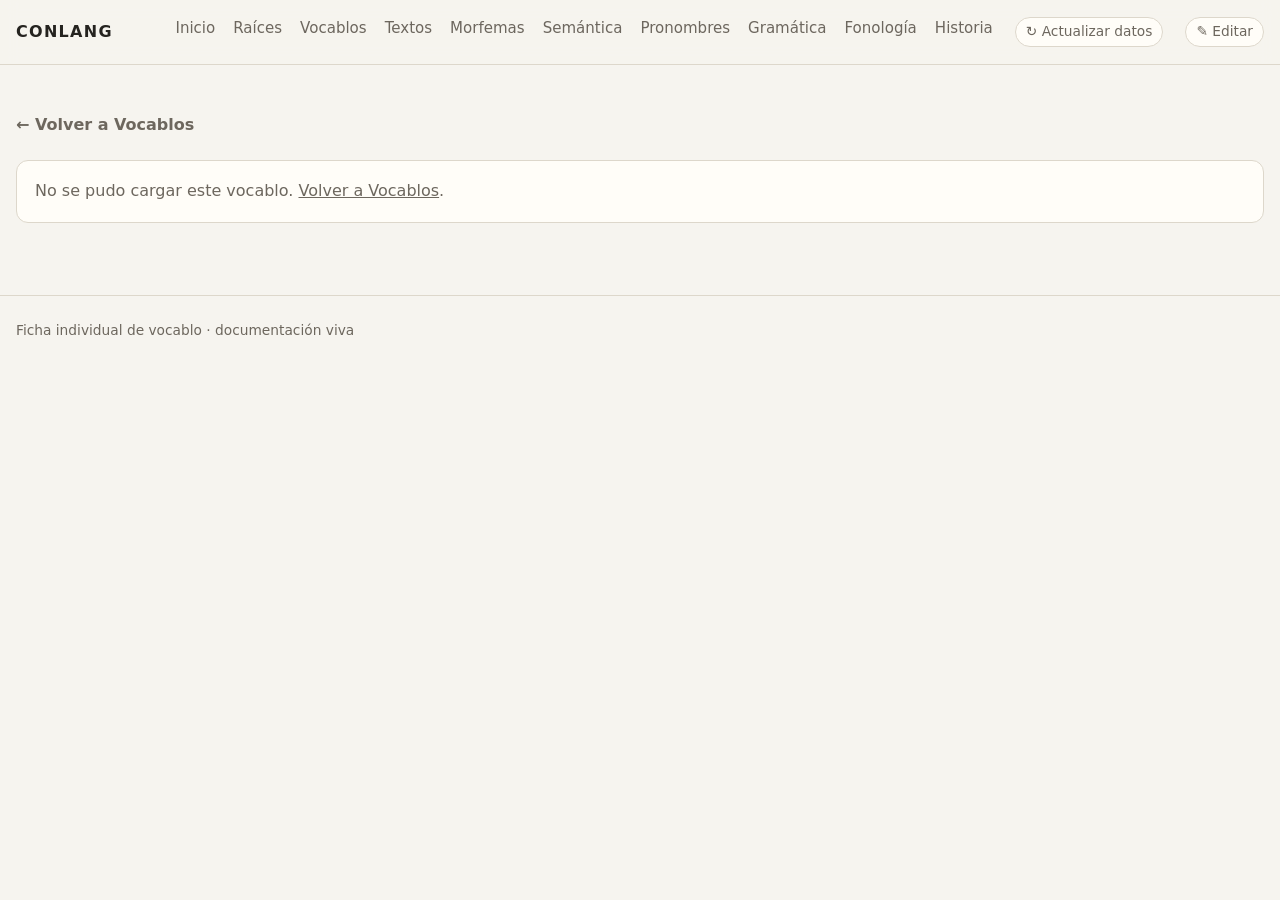
<file: vocablo.html>
<!doctype html>
<html lang="es">
<head>
  <meta charset="utf-8">
  <meta name="viewport" content="width=device-width, initial-scale=1">
  <meta name="theme-color" content="#4338ca">
  <link rel="icon" type="image/svg+xml" href="favicon.svg">
  <title>Vocablo · Conlang</title>
  <meta name="description" content="Ficha individual de un vocablo del conlang">
  <link rel="stylesheet" href="styles.css?v=20261031indigena">
  <script src="refresh.js?v=20261103cache"></script>
  <script src="editor.js?v=20261103cache"></script>
  <style>
    .root-back{display:inline-flex;align-items:center;gap:6px;margin:0 0 22px;color:var(--muted);text-decoration:none;font-weight:700}.root-back:hover{color:var(--accent)}
    .root-sheet{border:1px solid var(--line);border-left:7px solid var(--relation-accent,#b9b3a9);border-radius:22px;background:var(--etym-bg,var(--paper));padding:clamp(22px,5vw,48px);box-shadow:0 12px 38px rgba(47,42,35,.05)}
    .root-sheet.relation-conflict{border-left-style:dashed}
    .root-head{display:grid;grid-template-columns:minmax(0,1fr) auto;gap:24px;align-items:start;border-bottom:1px solid var(--line);padding-bottom:26px}
    .root-form{margin:0;font:800 clamp(2.8rem,8vw,6.6rem)/.95 ui-monospace,SFMono-Regular,Menlo,Monaco,Consolas,monospace;letter-spacing:-.06em;overflow-wrap:anywhere}
    .root-gloss{margin:14px 0 0;font-size:clamp(1.25rem,2.5vw,1.8rem)}
    .root-tags{display:flex;flex-wrap:wrap;justify-content:flex-end;gap:6px;max-width:300px}
    .root-meta{display:grid;grid-template-columns:repeat(auto-fit,minmax(230px,1fr));gap:14px;margin:22px 0 0}.meta-card{border:1px solid var(--line);border-radius:14px;padding:14px 16px}.meta-label{display:block;margin-bottom:4px;color:var(--muted);font-size:.72rem;font-weight:800;text-transform:uppercase;letter-spacing:.07em}.meta-text{overflow-wrap:anywhere}
    .word-lineage{margin-top:6px;font-size:.84rem;color:var(--muted);display:flex;flex-wrap:wrap;gap:4px;align-items:center}.word-old{margin-top:6px;font-size:.84rem;color:var(--muted)}.word-old-label{font-size:.7rem;font-weight:800;text-transform:uppercase;letter-spacing:.06em;margin-right:4px}.word-old code{text-decoration:line-through;text-decoration-color:rgba(0,0,0,.25)}.word-old-an{font-size:.8rem}
    .root-notes{margin-top:18px}.root-note{margin:6px 0;color:var(--muted);font-style:italic}
    .detail-section{margin-top:36px}.detail-section h2{margin:0 0 14px;font-size:1.6rem}.detail-section-count{color:var(--muted);font-size:.9rem;font-weight:500}
    .word-grid{display:grid;grid-template-columns:repeat(auto-fit,minmax(255px,1fr));gap:12px}.word-card{border:1px solid var(--line);border-radius:14px;padding:14px 16px;background:var(--paper)}.word-form a{text-decoration:none}.word-form a:hover{color:var(--accent)}.word-form code{font-size:1.08rem}.word-emoji{display:inline-block;margin-right:6px;font-size:1.15rem;vertical-align:middle}.word-gloss{margin-top:4px}.word-analysis{margin-top:8px;color:var(--muted);font-size:.84rem}.word-note{margin-top:7px;color:var(--muted);font-size:.8rem;font-style:italic}.word-tags,.word-fields{display:flex;flex-wrap:wrap;gap:5px;margin-top:8px}.field{display:inline-block;padding:2px 7px;border:1px solid var(--line);border-radius:999px;background:var(--paper);font-size:.76rem;text-decoration:none}.field:hover{border-color:var(--accent);color:var(--accent)}
    .morph-link{display:inline-block;padding:1px 6px;border-radius:999px;border:1px solid var(--line);text-decoration:none;font-family:ui-monospace,SFMono-Regular,Menlo,Monaco,Consolas,monospace;font-size:.78rem;background:#fff}.morph-link:hover{border-color:var(--accent)}
    .history-days{display:grid;gap:9px}.history-day{border:1px solid var(--line);border-radius:11px;overflow:hidden;background:var(--paper)}.history-day summary{cursor:pointer;display:flex;align-items:center;flex-wrap:wrap;gap:8px;padding:12px 14px;font-weight:700;list-style-position:inside}.history-day summary:hover{background:rgba(67,56,202,.05)}.history-day summary:focus-visible{outline:2px solid var(--accent);outline-offset:-3px}.history-count{font-size:.8rem;font-weight:500;color:var(--muted)}.history-day[open] summary{border-bottom:1px solid var(--line)}.history-list{padding:0 14px}.history-item{display:grid;grid-template-columns:max-content max-content minmax(0,1fr);gap:10px;align-items:baseline;padding:9px 0;border-bottom:1px solid var(--line);font-size:.86rem}.history-item:last-child{border-bottom:0}.history-item a{text-decoration:none}.history-item a:hover{text-decoration:underline}.history-item time{color:var(--muted);white-space:nowrap}.empty-note{padding:18px;border:1px solid var(--line);border-radius:12px;background:var(--paper);color:var(--muted)}
    @media(max-width:680px){.root-head{grid-template-columns:1fr}.root-tags{justify-content:flex-start}.history-item{grid-template-columns:max-content 1fr}.history-item .history-message{grid-column:1/-1}}

    .lineage{display:flex;flex-wrap:wrap;gap:6px;align-items:center}.lineage-label{font-size:.72rem;font-weight:800;text-transform:uppercase;letter-spacing:.07em;color:var(--muted);margin-right:4px}
    .text-hits{display:grid;gap:10px}.text-hit{border:1px solid var(--line);border-radius:12px;padding:12px 14px;background:var(--paper)}.text-hit-title{font-size:.78rem;font-weight:800;color:var(--muted);text-transform:uppercase;letter-spacing:.06em}.text-hit-title a{text-decoration:none}.text-hit-title a:hover{color:var(--accent)}.text-hit-line{margin-top:4px}.text-hit-line mark{background:#fde68a;border-radius:4px;padding:0 2px}.text-hit-orig{margin-top:3px;color:var(--muted);font-size:.86rem;font-style:italic}
    .root-gloss .word-emoji{font-size:1em}.root-form .form-emoji{font-size:.7em;margin-right:.15em;vertical-align:.08em;letter-spacing:0}
    .use-filter{width:100%;max-width:420px;margin:0 0 12px;padding:9px 12px;border:1px solid var(--line);border-radius:10px;background:var(--paper);color:var(--ink);font:inherit}
    .use-table td,.use-table th{padding:9px 12px}.use-table td.form{white-space:nowrap}.use-table a{text-decoration:none}.use-table a:hover{color:var(--accent)}
    .paradigm-table td,.paradigm-table th{padding:10px 12px;border-bottom:1px solid var(--line);text-align:left;vertical-align:top}
    .paradigm-table th{font-size:.78rem;text-transform:uppercase;letter-spacing:.06em;color:var(--muted);background:#f1eee6;font-weight:700}
    .paradigm-table td:first-child{font-weight:700;white-space:nowrap}
    .paradigm-table tr:last-child td{border-bottom:0}
    .paradigm-note{margin-top:8px}

  </style>
</head>
<body>
<header class="page-header"><div class="wrap"><div class="brand"><a href="index.html">CONLANG</a></div><nav class="site-nav" aria-label="Navegación principal">
  <a href="index.html">Inicio</a>
  <a href="lexico.html">Raíces</a>
  <a href="vocablos.html">Vocablos</a>
  <a href="textos.html">Textos</a>
  <a href="morfemas.html">Morfemas</a>
  <a href="semantica.html">Semántica</a>
  <a href="pronombres.html">Pronombres</a>
  <a href="gramatica.html">Gramática</a>
  <a href="fonologia.html">Fonología</a>
  <a href="historia.html">Historia</a>
</nav></div></header>
<main class="wrap">
  <a class="root-back" href="vocablos.html">← Volver a Vocablos</a>
  <div id="word-content"><div class="empty-note">Cargando vocablo…</div></div>
</main>
<footer class="page-footer"><div class="wrap">Ficha individual de vocablo · documentación viva</div></footer>
<script>
(()=>{
  const box=document.getElementById('word-content');
  const esc=s=>String(s??'').replace(/[&<>"']/g,c=>({'&':'&amp;','<':'&lt;','>':'&gt;','"':'&quot;',"'":'&#39;'}[c]));
  const fieldHTML=fields=>(fields||[]).map(f=>'<a class="field" href="vocablos.html?q='+encodeURIComponent(f)+'">'+esc(f)+'</a>').join('');
  const labelTags=tags=>(tags||[]).map(t=>'<span class="tag generic">'+esc(t)+'</span>').join('');
  const wordHref=id=>'vocablo.html?id='+encodeURIComponent(id);
  const morphHref=id=>'morfema.html?id='+encodeURIComponent(id);
  const rootHref=id=>'raiz.html?id='+encodeURIComponent(id);
  const historyZone='America/Monterrey';
  const historyDayFormat=new Intl.DateTimeFormat('es-MX',{timeZone:historyZone,year:'numeric',month:'2-digit',day:'2-digit'});
  const historyDateLabel=new Intl.DateTimeFormat('es-MX',{timeZone:historyZone,day:'numeric',month:'long',year:'numeric'});
  const historyTimeLabel=new Intl.DateTimeFormat('es-MX',{timeZone:historyZone,hour:'2-digit',minute:'2-digit',hour12:false});
  function historyHTML(items,what){
    if(!items.length)return '<div class="empty-note">Sin commits registrados para '+what+' (el historial se regenera automáticamente tras cada cambio).</div>';
    const groups=new Map();
    [...items].sort((a,b)=>Date.parse(b.date||'')-Date.parse(a.date||'')).forEach(c=>{
      const date=new Date(c.date||''),valid=!Number.isNaN(date.getTime());
      const key=valid?historyDayFormat.formatToParts(date).reduce((o,p)=>(o[p.type]=p.value,o),{}):null;
      const day=key?key.year+'-'+key.month+'-'+key.day:'sin-fecha';
      if(!groups.has(day))groups.set(day,{label:valid?historyDateLabel.format(date):'Fecha desconocida',commits:[]});
      groups.get(day).commits.push({commit:c,date,valid});
    });
    return '<div class="history-days">'+[...groups.values()].map(g=>'<details class="history-day"><summary><span>'+esc(g.label)+'</span><span class="history-count">('+g.commits.length+' commit'+(g.commits.length===1?'':'s')+')</span></summary><div class="history-list">'+g.commits.map(it=>{const c=it.commit;return '<div class="history-item"><a href="'+esc(c.url)+'" target="_blank" rel="noopener noreferrer"><code>'+esc((c.sha||'').slice(0,7))+'</code></a><time datetime="'+esc(c.date||'')+'">'+esc(it.valid?historyTimeLabel.format(it.date):'Sin hora')+'</time><span class="history-message">'+esc(c.message)+'</span></div>'}).join('')+'</div></details>').join('')+'</div>';
  }
  function wordCard(w){
    const notes=(w.notes||[]).map(n=>'<div class="word-note">'+esc(n)+'</div>').join('');
    return '<article class="word-card"><div class="word-form">'+(w.emoji?'<span class="word-emoji" aria-hidden="true">'+esc(w.emoji)+'</span>':'')+'<a href="'+wordHref(w.id)+'"><code>'+esc(w.form)+'</code></a></div><div class="word-gloss">'+esc(w.gloss)+'</div><div class="word-analysis">Raíz: <a href="'+rootHref(w.root_id)+'"><code>'+esc(w.root_form)+'</code></a></div>'+(w.analysis_html?'<div class="word-analysis">'+w.analysis_html+'</div>':'')+notes+((w.semantic_fields||[]).length?'<div class="word-fields">'+fieldHTML(w.semantic_fields)+'</div>':'')+((w.tags||[]).length?'<div class="word-tags">'+labelTags(w.tags)+'</div>':'')+'</article>';
  }
  const section=(title,n,inner)=>'<section class="detail-section"><h2>'+title+(n!=null?' <span class="detail-section-count">('+n+')</span>':'')+'</h2>'+inner+'</section>';
  function paradigmHTML(p){
    if(!p||!Array.isArray(p.filas)||!p.filas.length)return '';
    const title=p.titulo||(p.tipo==='declinacion'?'Declinación':p.tipo==='conjugacion'?'Conjugación':'Paradigma');
    const head=p.filas[0]||[];
    const body=p.filas.slice(1);
    const ths=head.map(c=>'<th>'+esc(c)+'</th>').join('');
    const trs=body.map(r=>'<tr>'+head.map((_,i)=>'<td>'+(r[i]?'<code>'+esc(r[i])+'</code>':'')+'</td>').join('')+'</tr>').join('');
    const note=p.nota?'<p class="root-note paradigm-note">'+esc(p.nota)+'</p>':'';
    return section(esc(title),null,'<div class="table-wrap"><table class="paradigm-table"><thead><tr>'+ths+'</tr></thead><tbody>'+trs+'</tbody></table></div>'+note);
  }
  const getJSON=(url,fallback)=>fetch(url).then(r=>{if(!r.ok){if(fallback!==undefined)return fallback;throw Error(url)}return r.json()}).catch(e=>{if(fallback!==undefined)return fallback;throw e});
  function wireLinks(getIndex){
    document.addEventListener('click',e=>{
      const a=e.target.closest('a.morph-link[href^="#"]');const index=getIndex();if(!a||!index)return;
      const id=a.getAttribute('href').slice(1);
      if((index.roots||[]).some(r=>r.id===id)){e.preventDefault();location.assign(rootHref(id));return}
      if((index.morphemes||[]).some(m=>m.id===id)){e.preventDefault();location.assign(morphHref(id));return}
      if((index.words||[]).some(w=>w.id===id)){e.preventDefault();location.assign(wordHref(id))}
    });
  }

  const wordPattern=/[\p{L}\p{M}\p{N}]+(?:[’'-][\p{L}\p{M}\p{N}]+)*/gu;
  const tnorm=s=>String(s??'').normalize('NFC').toLocaleLowerCase('es').trim();
  let index=null;
  wireLinks(()=>index);

  // Apariciones en textos: enlaces fijados a este vocablo, o automáticos (forma única en el léxico, sin enlace explícito).
  function textHits(textos,w,byForm){
    const hits=[];
    for(const t of textos||[])(t.parrafos||[]).forEach((p,k)=>{
      const explicit=new Map((p.enlaces||[]).map(e=>[e.indice,e.vocablo_id])),plain=new Set((p.sin_enlace||[]).map(e=>e.indice));
      const line=String(p.traduccion||''),marks=new Set();let i=0;
      for(const m of line.matchAll(wordPattern)){
        const req=explicit.get(i);
        if(req===w.id)marks.add(i);
        else if(!req&&!plain.has(i)){const c=byForm.get(tnorm(m[0]))||[];if(c.length===1&&c[0].id===w.id)marks.add(i)}
        i++;
      }
      if(!marks.size)return;
      let out='',cur=0,j=0;
      for(const m of line.matchAll(wordPattern)){out+=esc(line.slice(cur,m.index))+(marks.has(j)?'<mark>'+esc(m[0])+'</mark>':esc(m[0]));cur=m.index+m[0].length;j++}
      out+=esc(line.slice(cur));
      hits.push('<div class="text-hit"><div class="text-hit-title"><a href="textos.html#'+encodeURIComponent(t.id)+'">'+esc(t.titulo||t.id)+'</a> · línea '+(k+1)+'</div><div class="text-hit-line">'+out+'</div>'+(p.original?'<div class="text-hit-orig">'+esc(p.original)+'</div>':'')+'</div>');
    });
    return hits;
  }

  async function load(){
    const id=new URLSearchParams(location.search).get('id');
    if(!id)throw Error('missing word id');
    const [idx,hist,lib]=await Promise.all([getJSON('lexico/index.json'),getJSON('lexico/history-items.json',{words:{}}),getJSON('textos/index.json',{textos:[]})]);
    index=idx;
    const w=(idx.words||[]).find(x=>x.id===id);
    if(!w)throw Error('word not found');
    const byId=new Map(idx.words.map(x=>[x.id,x])),byForm=new Map();
    for(const x of idx.words){const k=tnorm(x.form);if(!byForm.has(k))byForm.set(k,[]);byForm.get(k).push(x)}
    const root=(idx.roots||[]).find(r=>r.id===w.root_id)||{};
    const from=(w.proviene_de||[]).map(i=>byId.get(i)).filter(Boolean);
    const derived=idx.words.filter(x=>(x.proviene_de||[]).includes(id));
    const usedIn=idx.words.filter(x=>x.id!==id&&(x.refs||[]).includes(id));
    const homos=(byForm.get(tnorm(w.form))||[]).filter(x=>x.id!==id);
    const hits=textHits(lib.textos,w,byForm);
    document.title=w.form+' · Vocablo · Conlang';

    const meta=[
      '<div class="meta-card"><span class="meta-label">Raíz principal</span><div class="meta-text"><a href="'+rootHref(w.root_id)+'"><code>'+esc(w.root_form||root.form)+'</code></a> · '+esc(w.root_gloss||root.gloss||'')+'</div></div>',
      w.analysis_html||w.analysis_text?'<div class="meta-card"><span class="meta-label">Análisis</span><div class="meta-text">'+(w.analysis_html||esc(w.analysis_text))+'</div></div>':'',
      '<div class="meta-card"><span class="meta-label">Identificador</span><div class="meta-text"><code>'+esc(w.id)+'</code></div></div>',
      (w.semantic_fields||[]).length?'<div class="meta-card"><span class="meta-label">Campos semánticos</span><div class="meta-text word-fields">'+fieldHTML(w.semantic_fields)+'</div></div>':''
    ].join('');
    const notes=(w.notes||[]).length?'<div class="root-notes">'+w.notes.map(n=>'<p class="root-note">'+esc(n)+'</p>').join('')+'</div>':'';
    const olds=(w.formas_antiguas||[]).length?'<div class="word-old" style="margin-top:14px"><span class="word-old-label">Formas antiguas</span> '+w.formas_antiguas.map(x=>'<code>'+esc(x.form)+'</code>'+(x.analysis_text?' <span class="word-old-an">('+esc(x.analysis_text)+')</span>':'')).join(' · ')+'</div>':'';

    box.innerHTML='<article class="root-sheet word-sheet" data-root-id="'+esc(w.root_id)+'" data-word-id="'+esc(w.id)+'"><div class="root-head"><div><p class="eyebrow">Vocablo</p><h1 class="root-form">'+(w.emoji?'<span class="form-emoji" aria-hidden="true">'+esc(w.emoji)+'</span>':'')+esc(w.form)+'</h1><p class="root-gloss">'+esc(w.gloss)+'</p></div><div class="root-tags">'+labelTags(w.tags)+'</div></div>'+
      '<div class="root-meta">'+meta+'</div>'+notes+olds+
      (w.paradigma?paradigmHTML(w.paradigma):'')+
      ((from.length||derived.length)?section('Procedencia',null,(from.length?'<h3 class="lineage-label">Proviene de</h3><div class="word-grid">'+from.map(wordCard).join('')+'</div>':'')+(derived.length?'<h3 class="lineage-label" style="margin-top:16px">Derivados <span class="detail-section-count">('+derived.length+')</span></h3><div class="word-grid">'+derived.map(wordCard).join('')+'</div>':'')):'')+
      (usedIn.length?section('Usado en otros vocablos',usedIn.length,'<div class="word-grid">'+usedIn.map(wordCard).join('')+'</div>'):'')+
      (homos.length?section('Homógrafos',homos.length,'<div class="word-grid">'+homos.map(wordCard).join('')+'</div>'):'')+
      (hits.length?section('En textos',hits.length,'<div class="text-hits">'+hits.join('')+'</div>'):'')+
      section('Historial de commits',null,historyHTML((hist.words||{})[id]||[],'este vocablo'))+'</article>';
  }
  load().catch(err=>{console.error(err);box.innerHTML='<div class="empty-note">No se pudo cargar este vocablo. <a href="vocablos.html">Volver a Vocablos</a>.</div>'});
})();
</script>
</body>
</html>
</file>
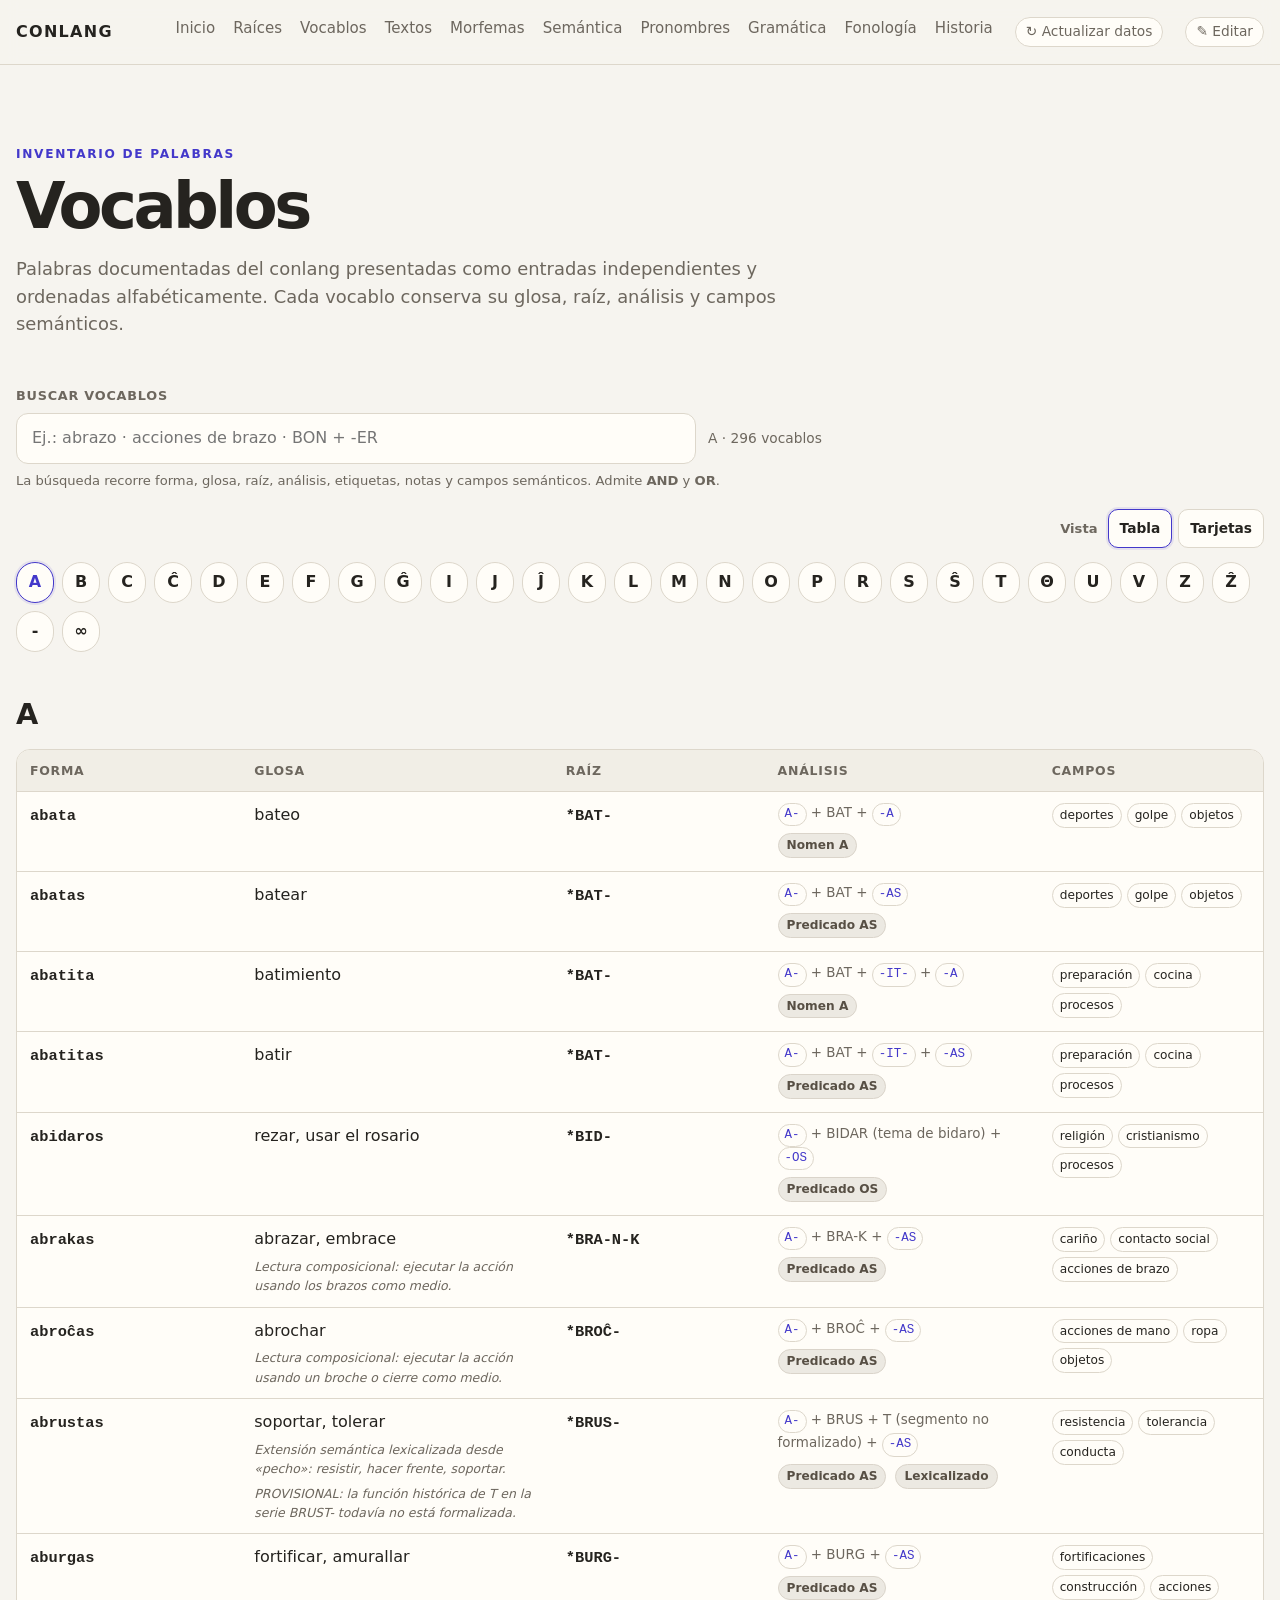
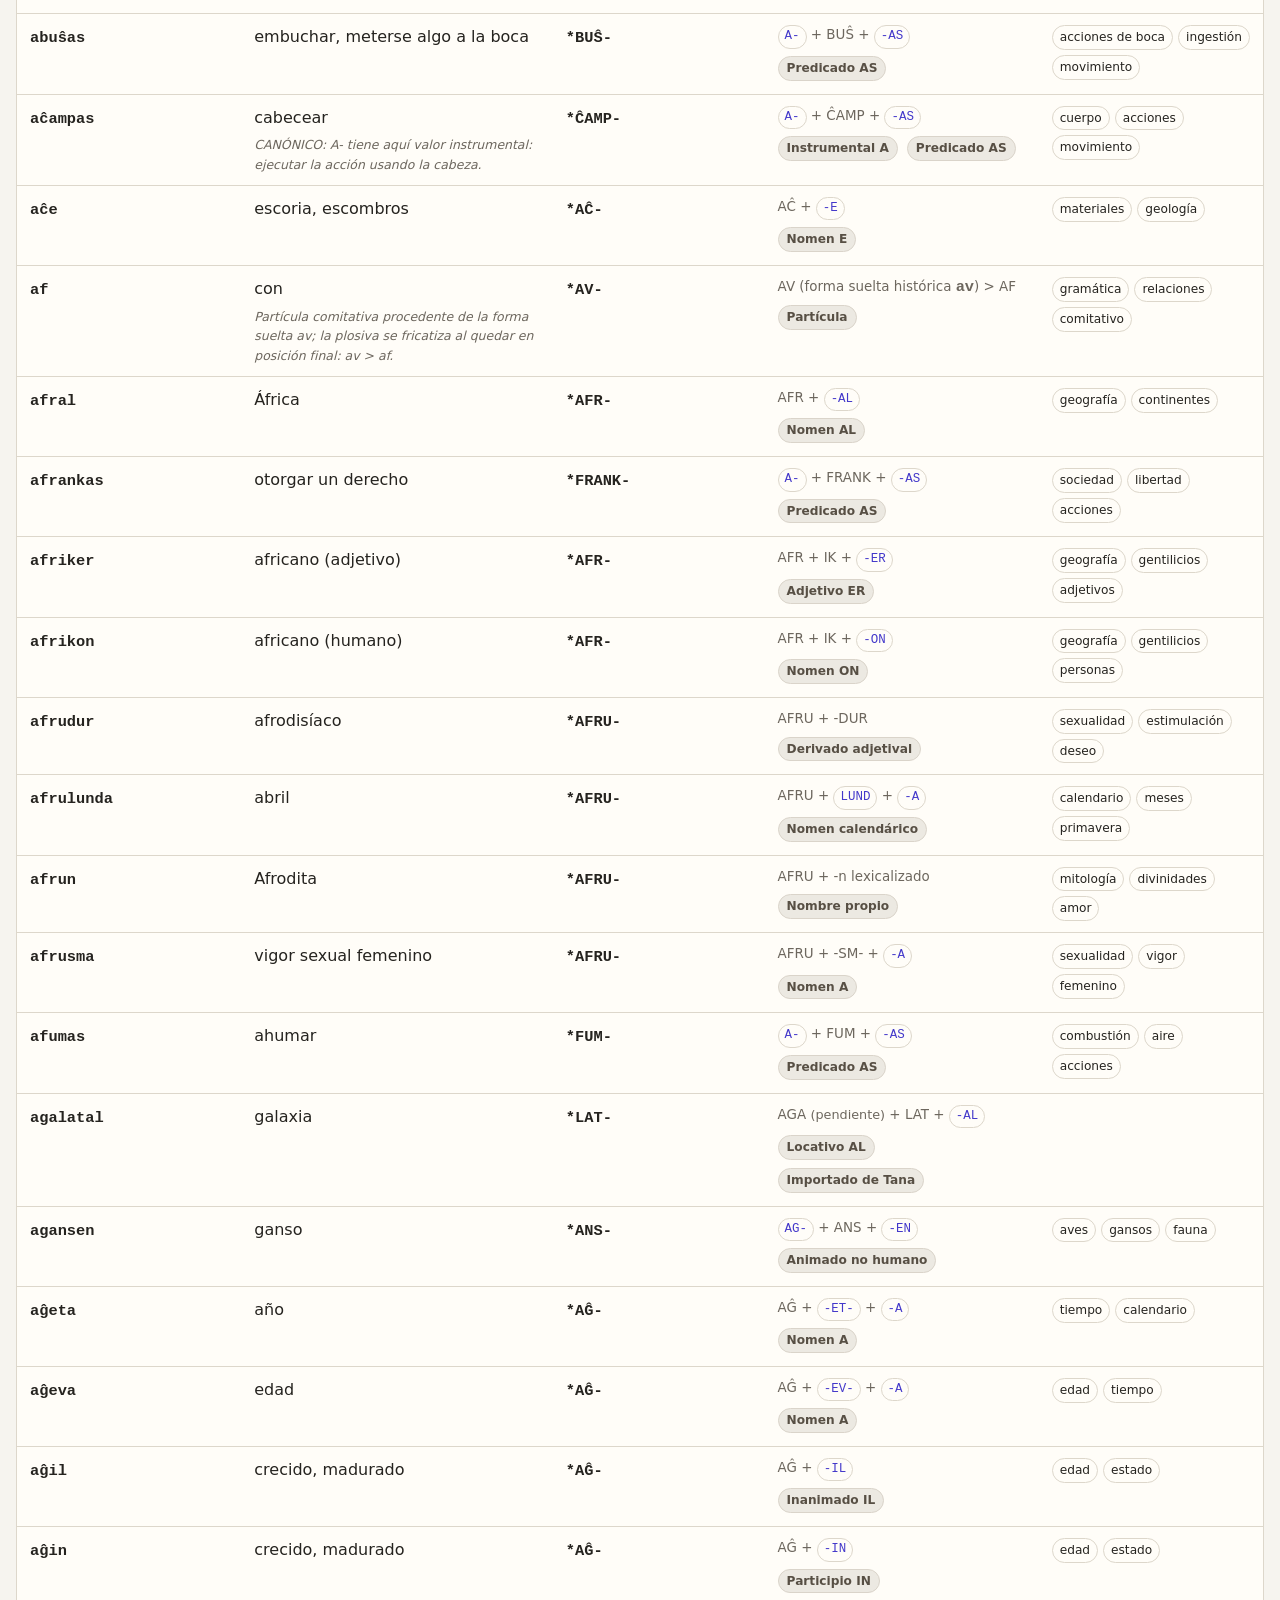
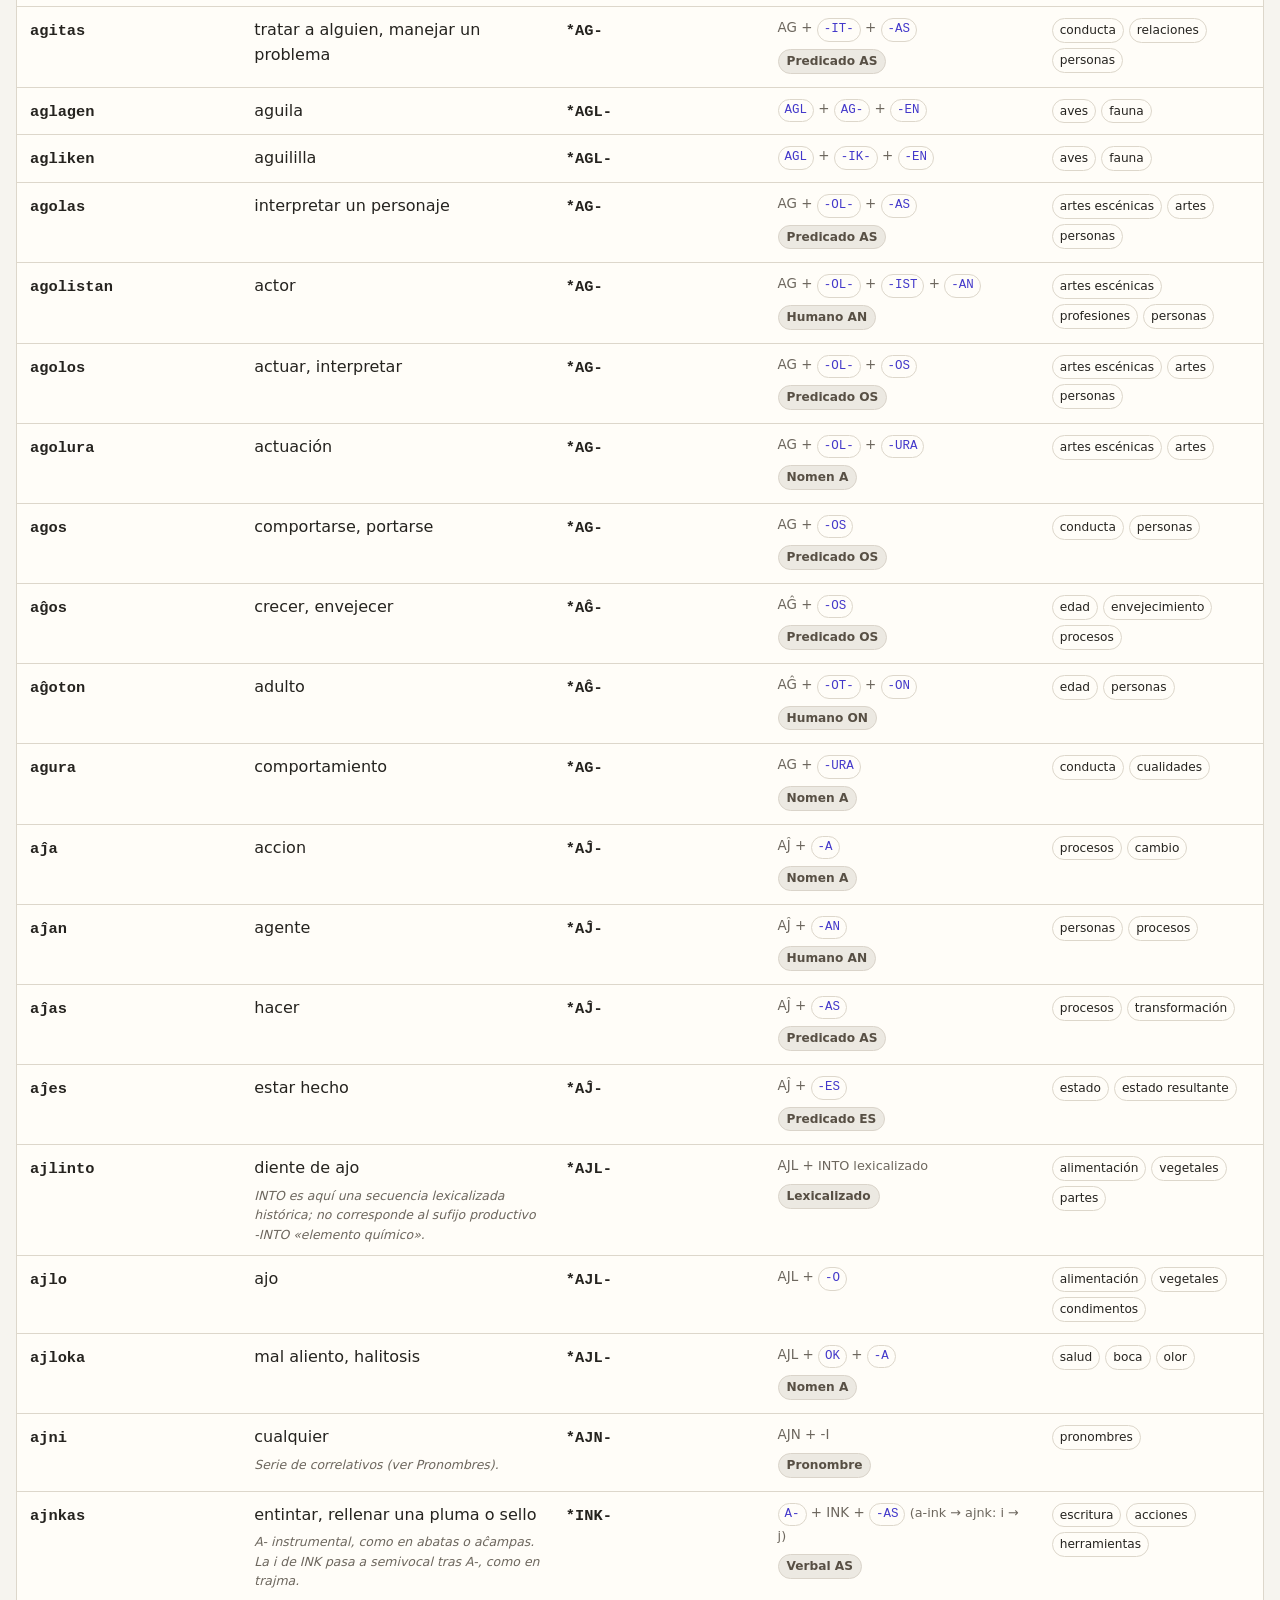
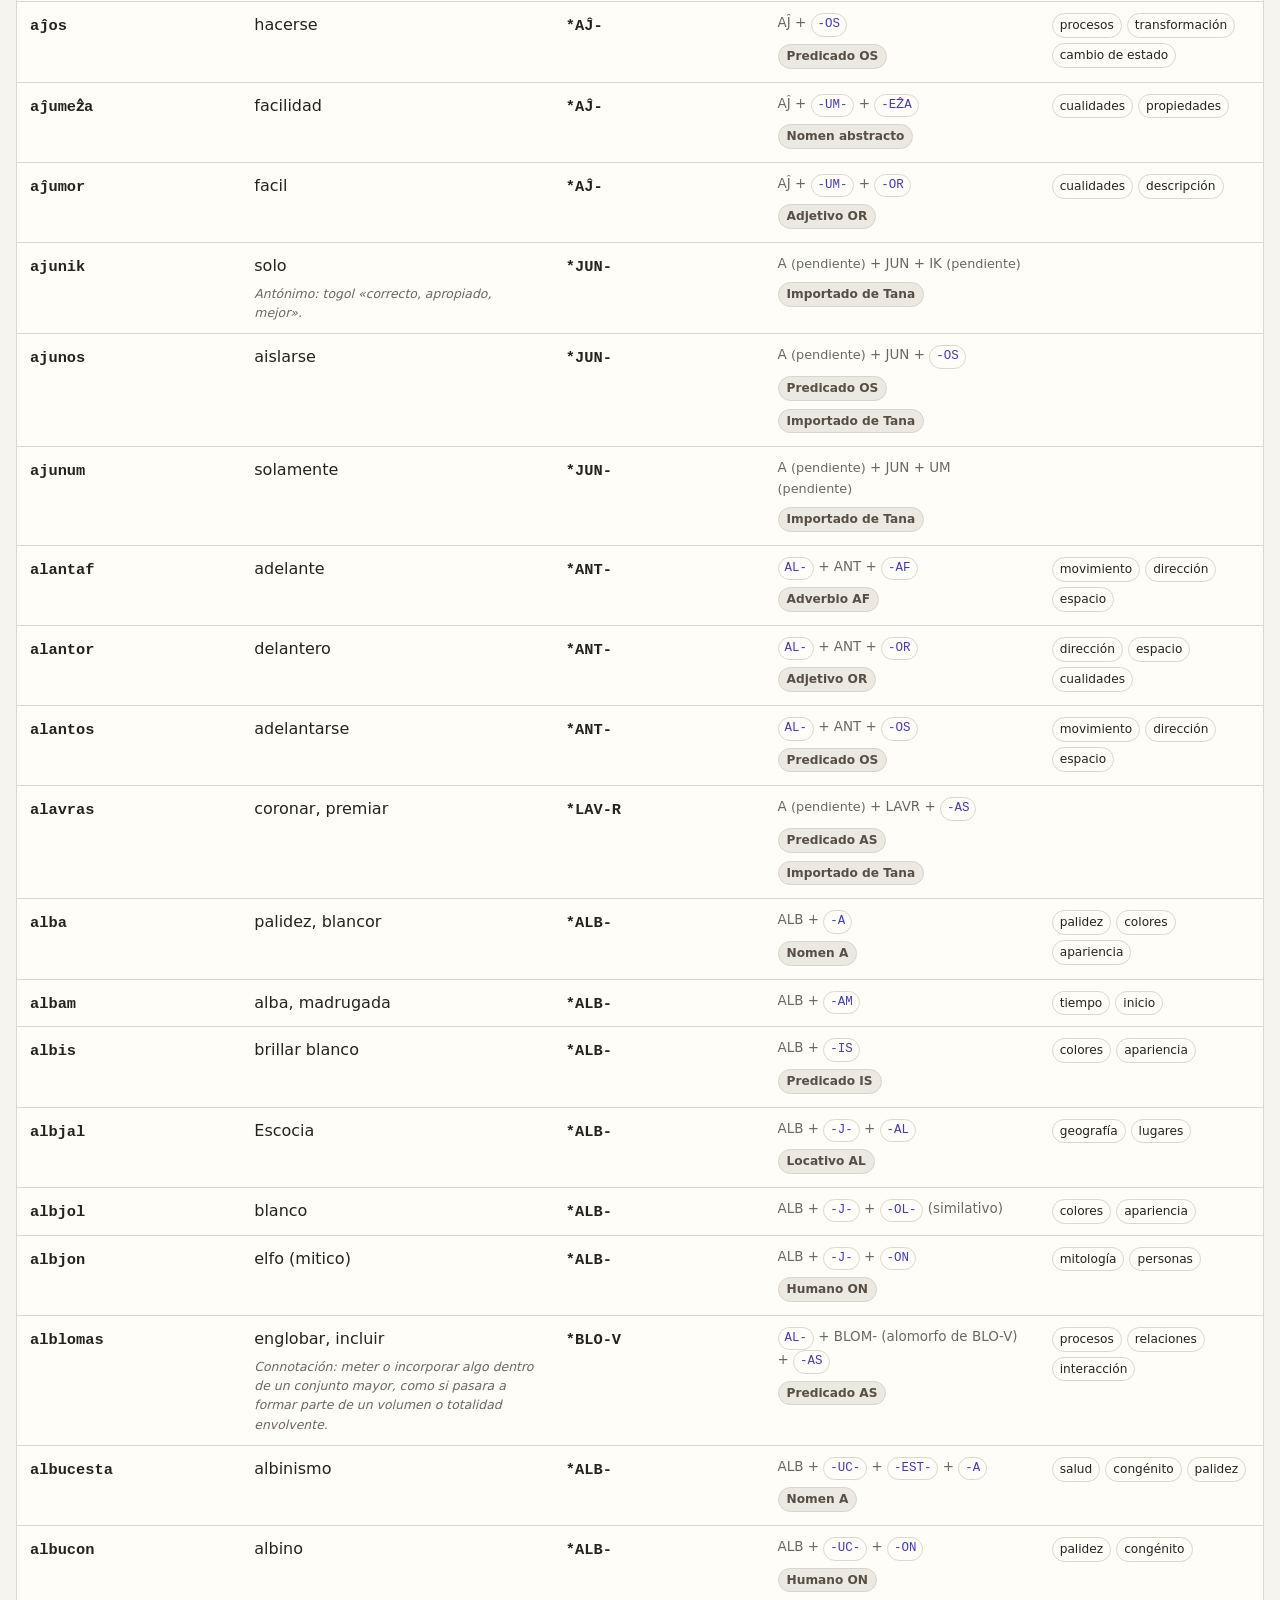
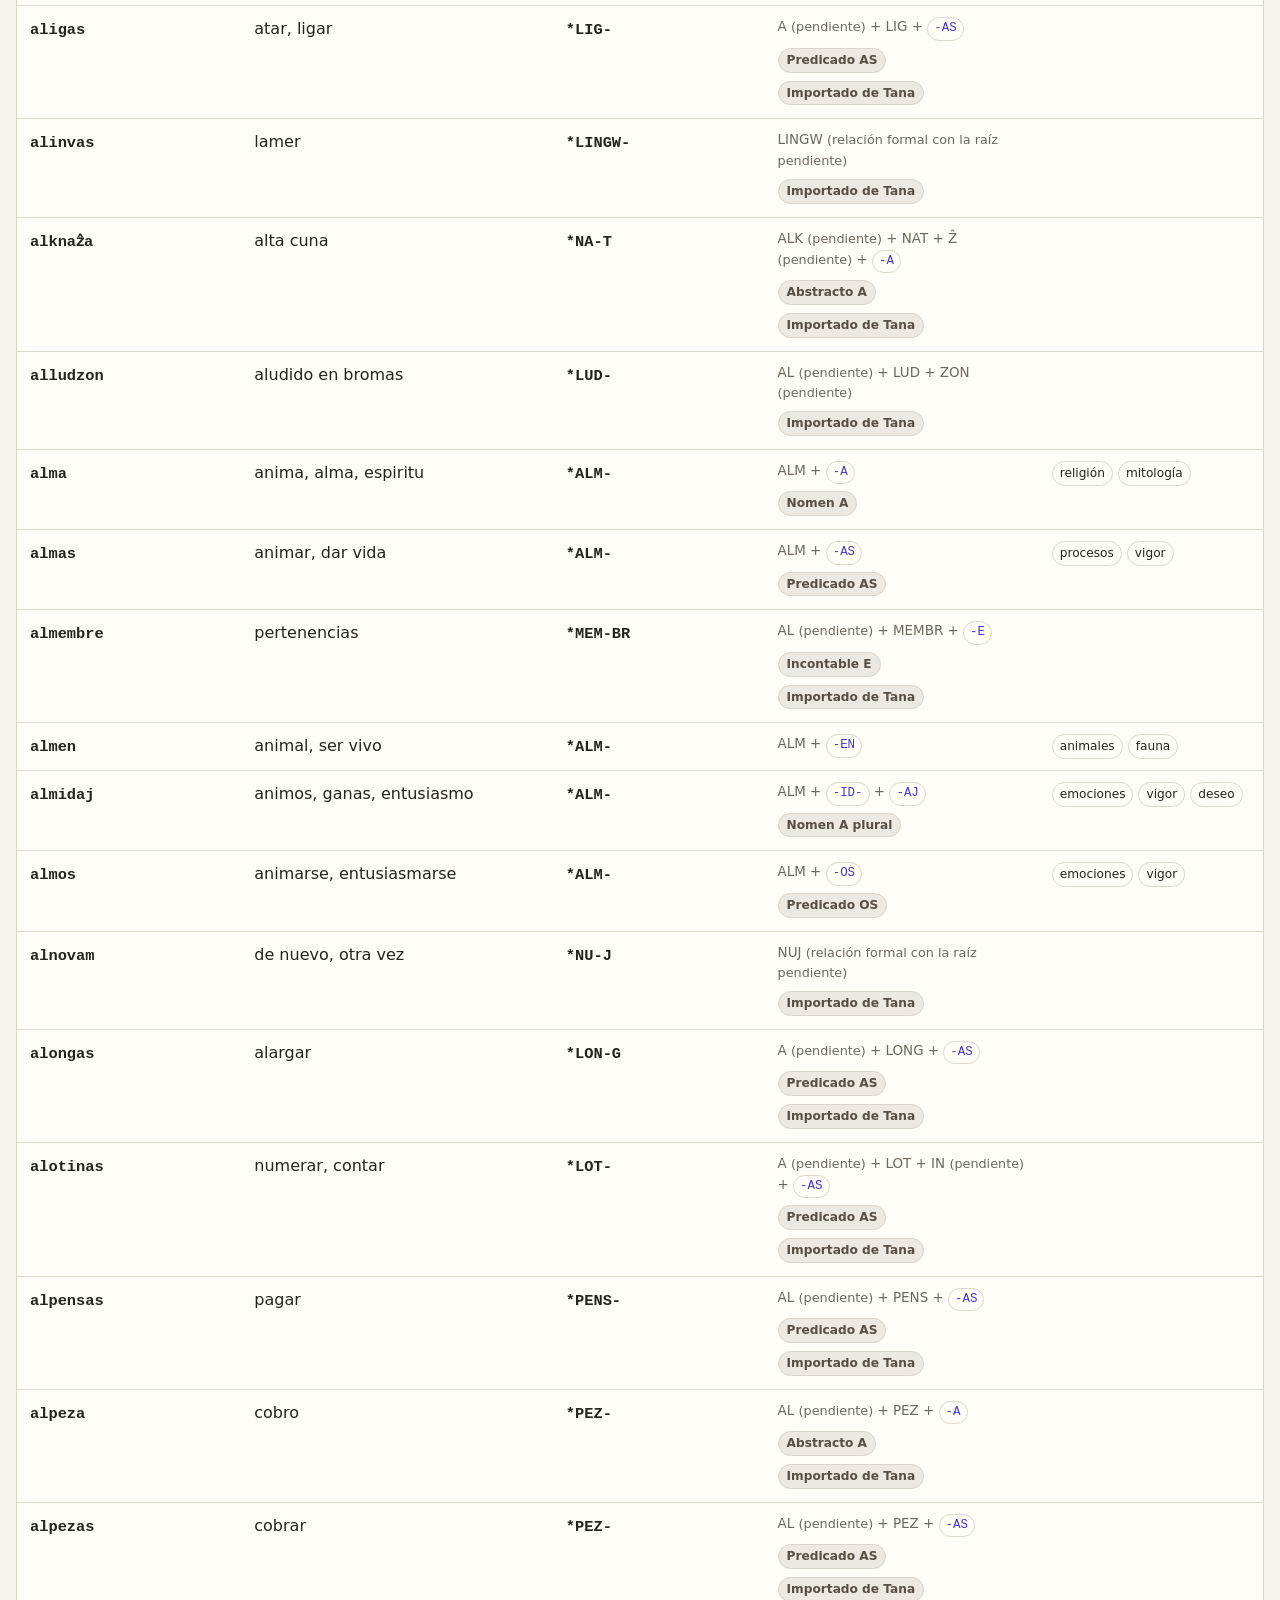
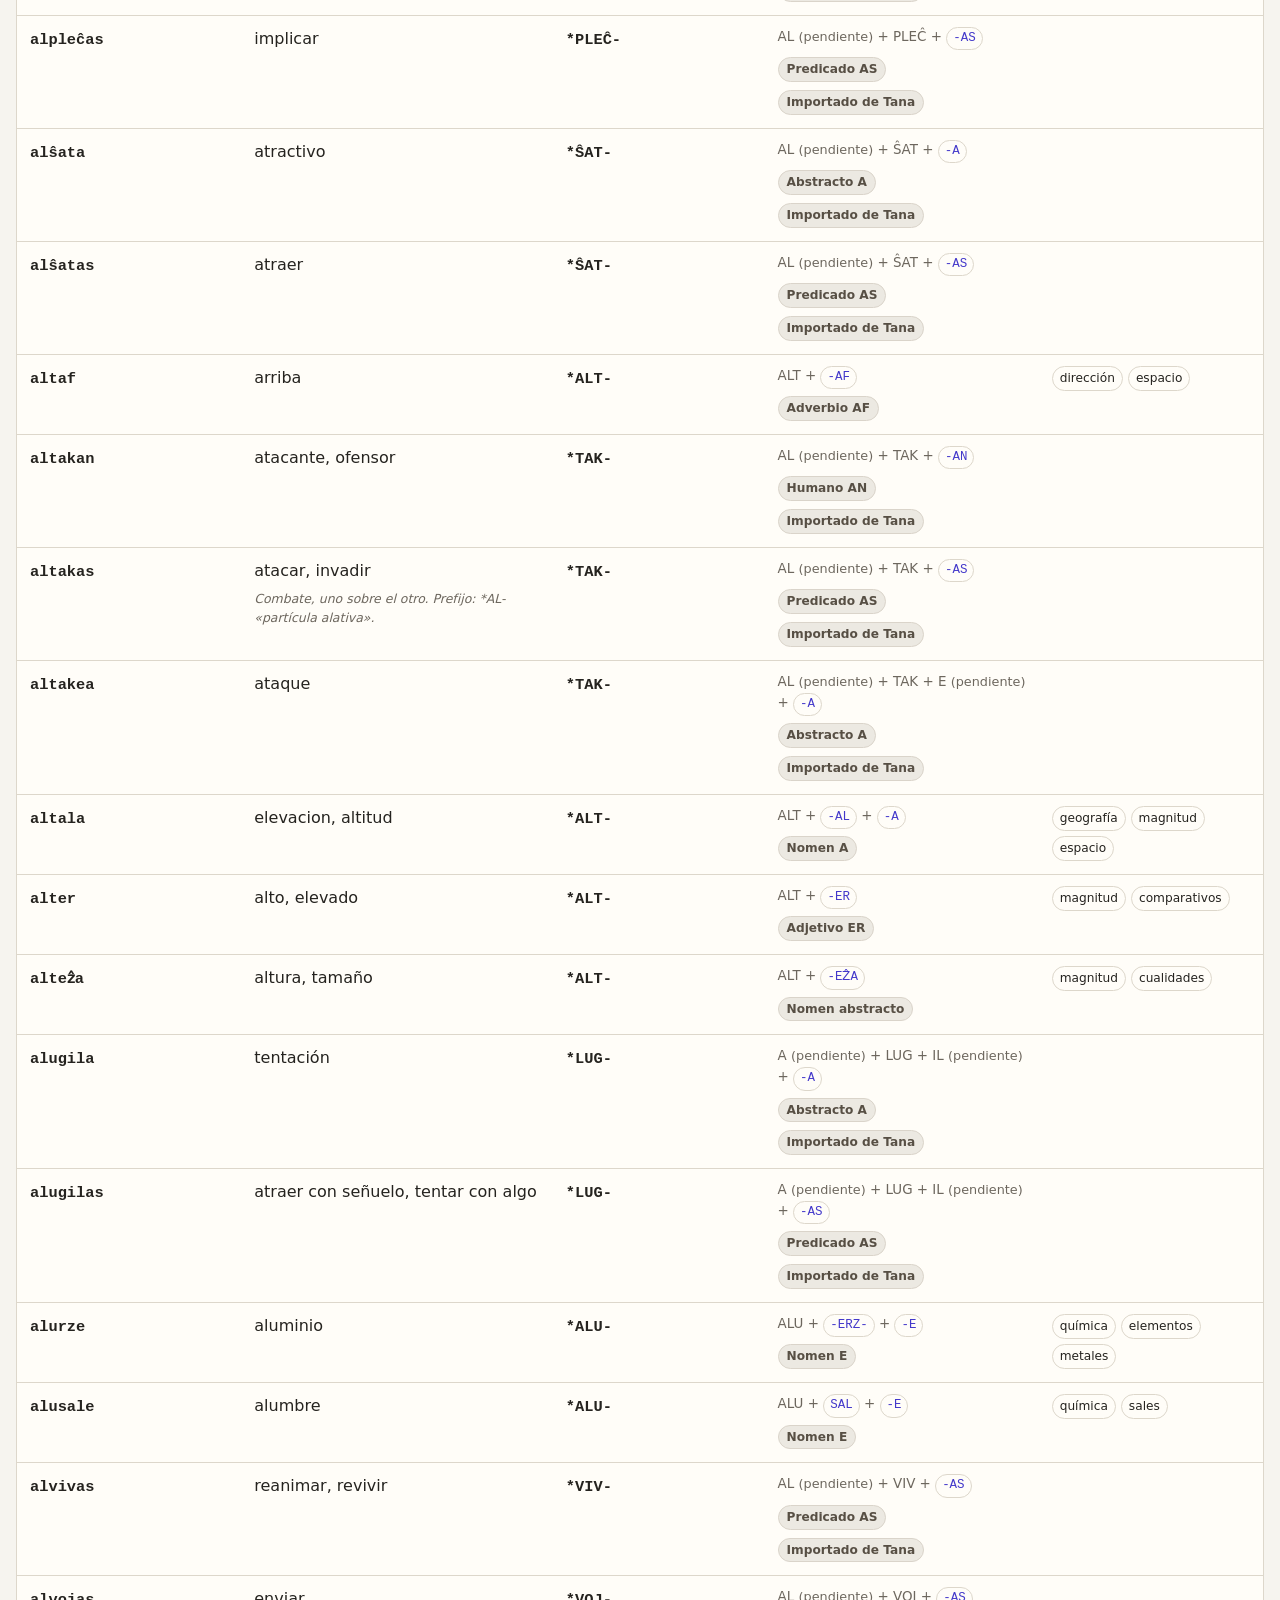
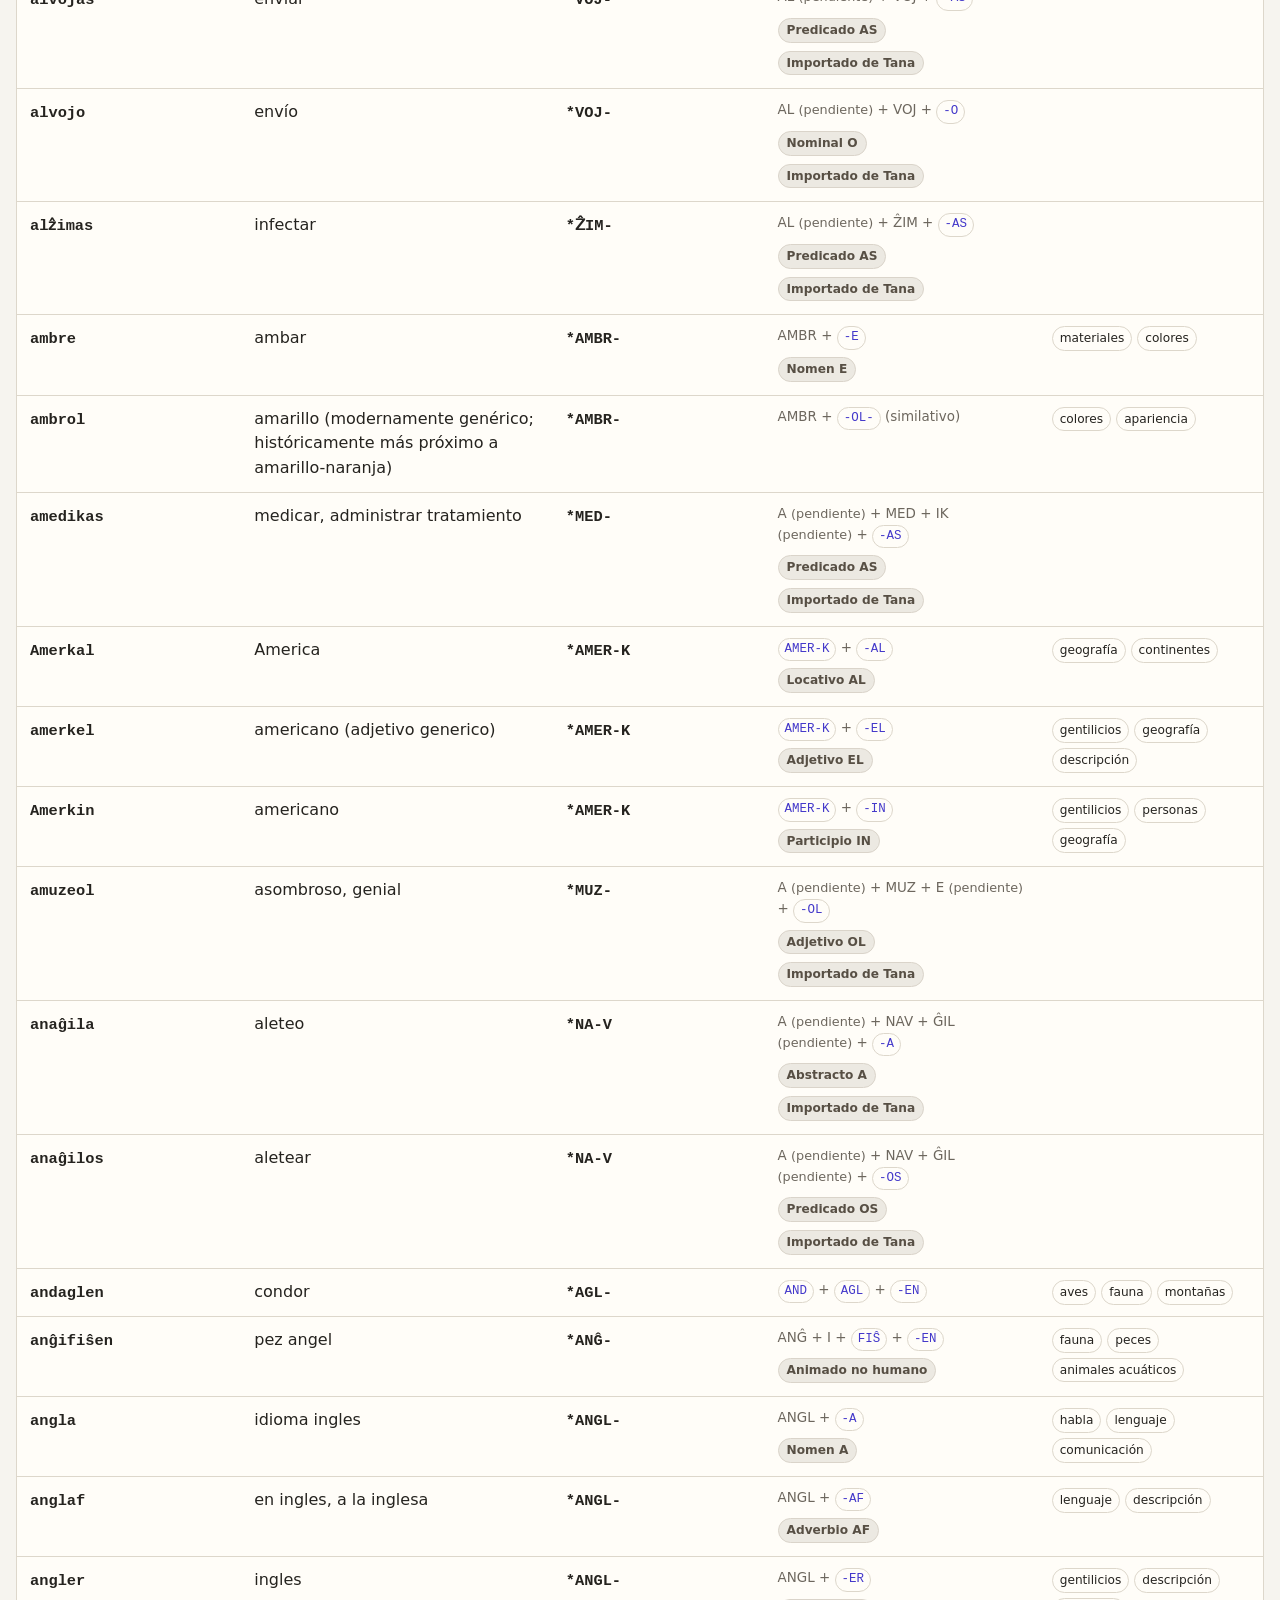
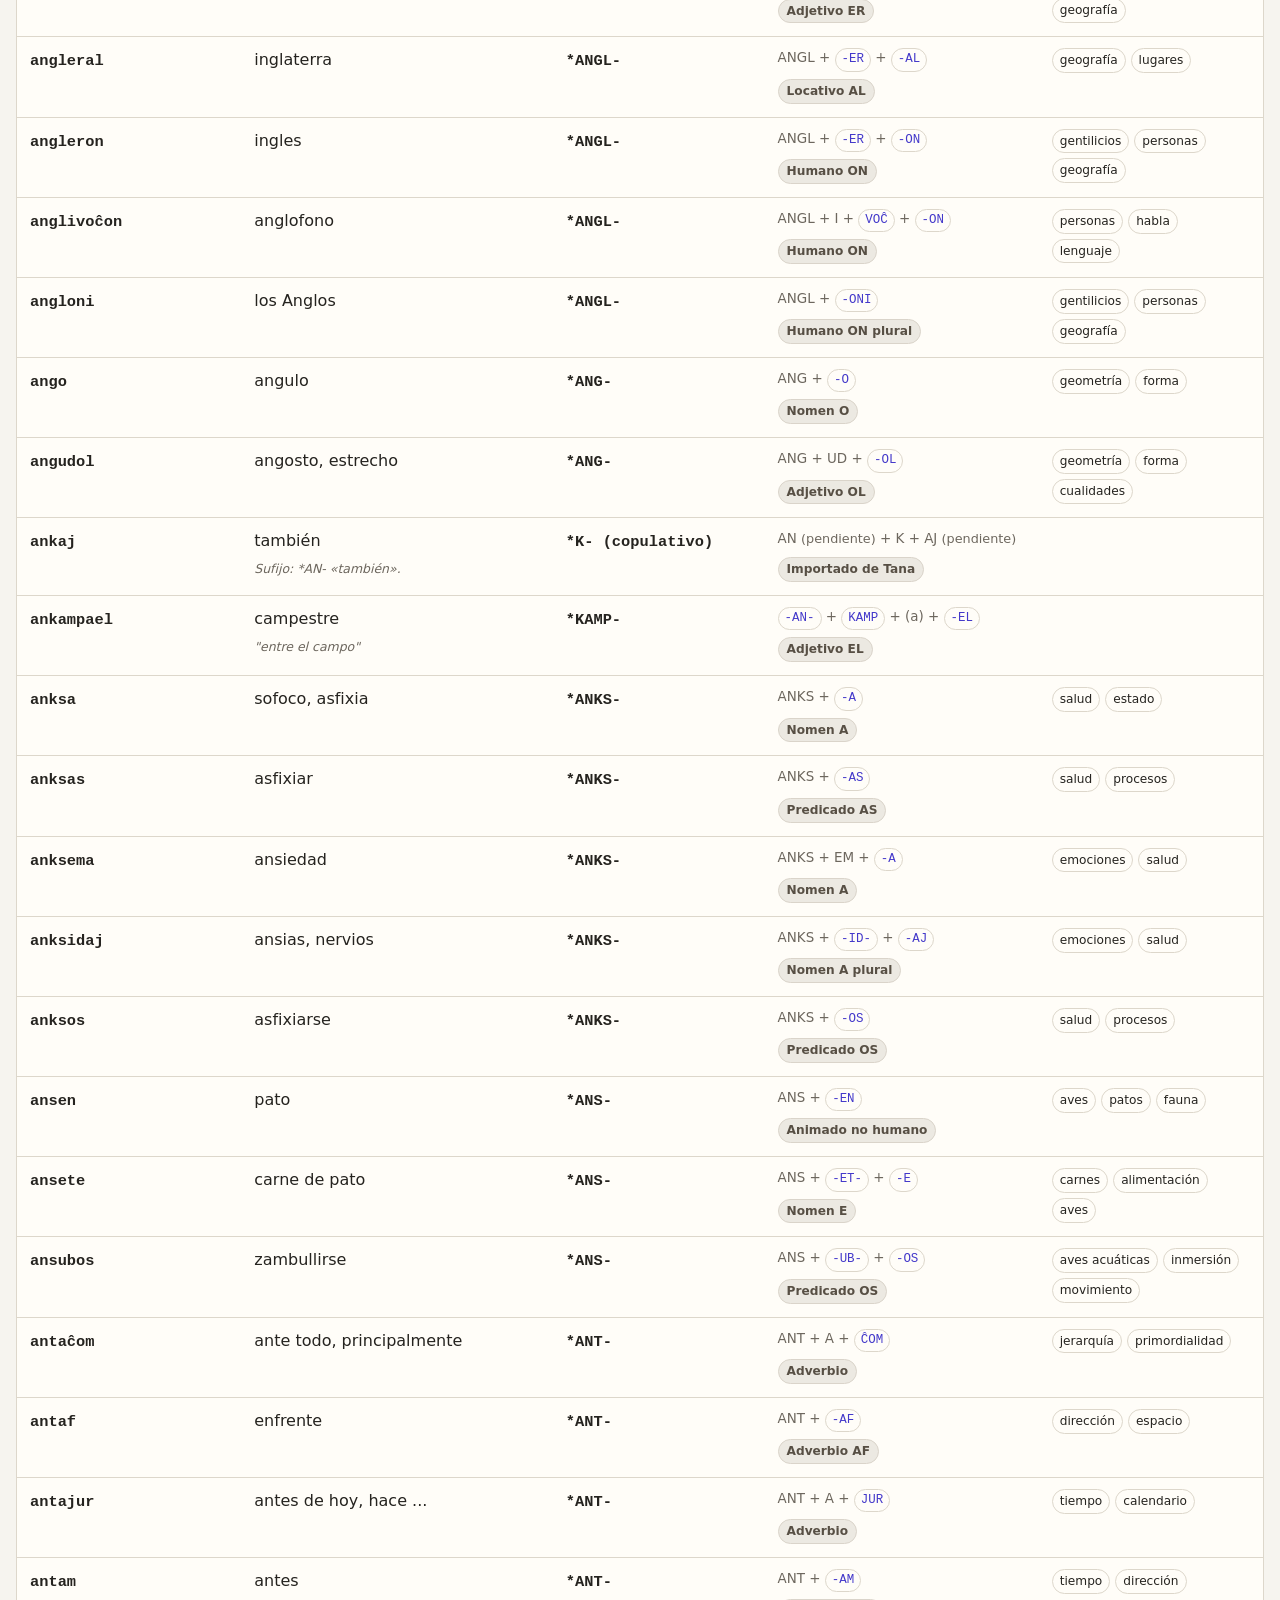
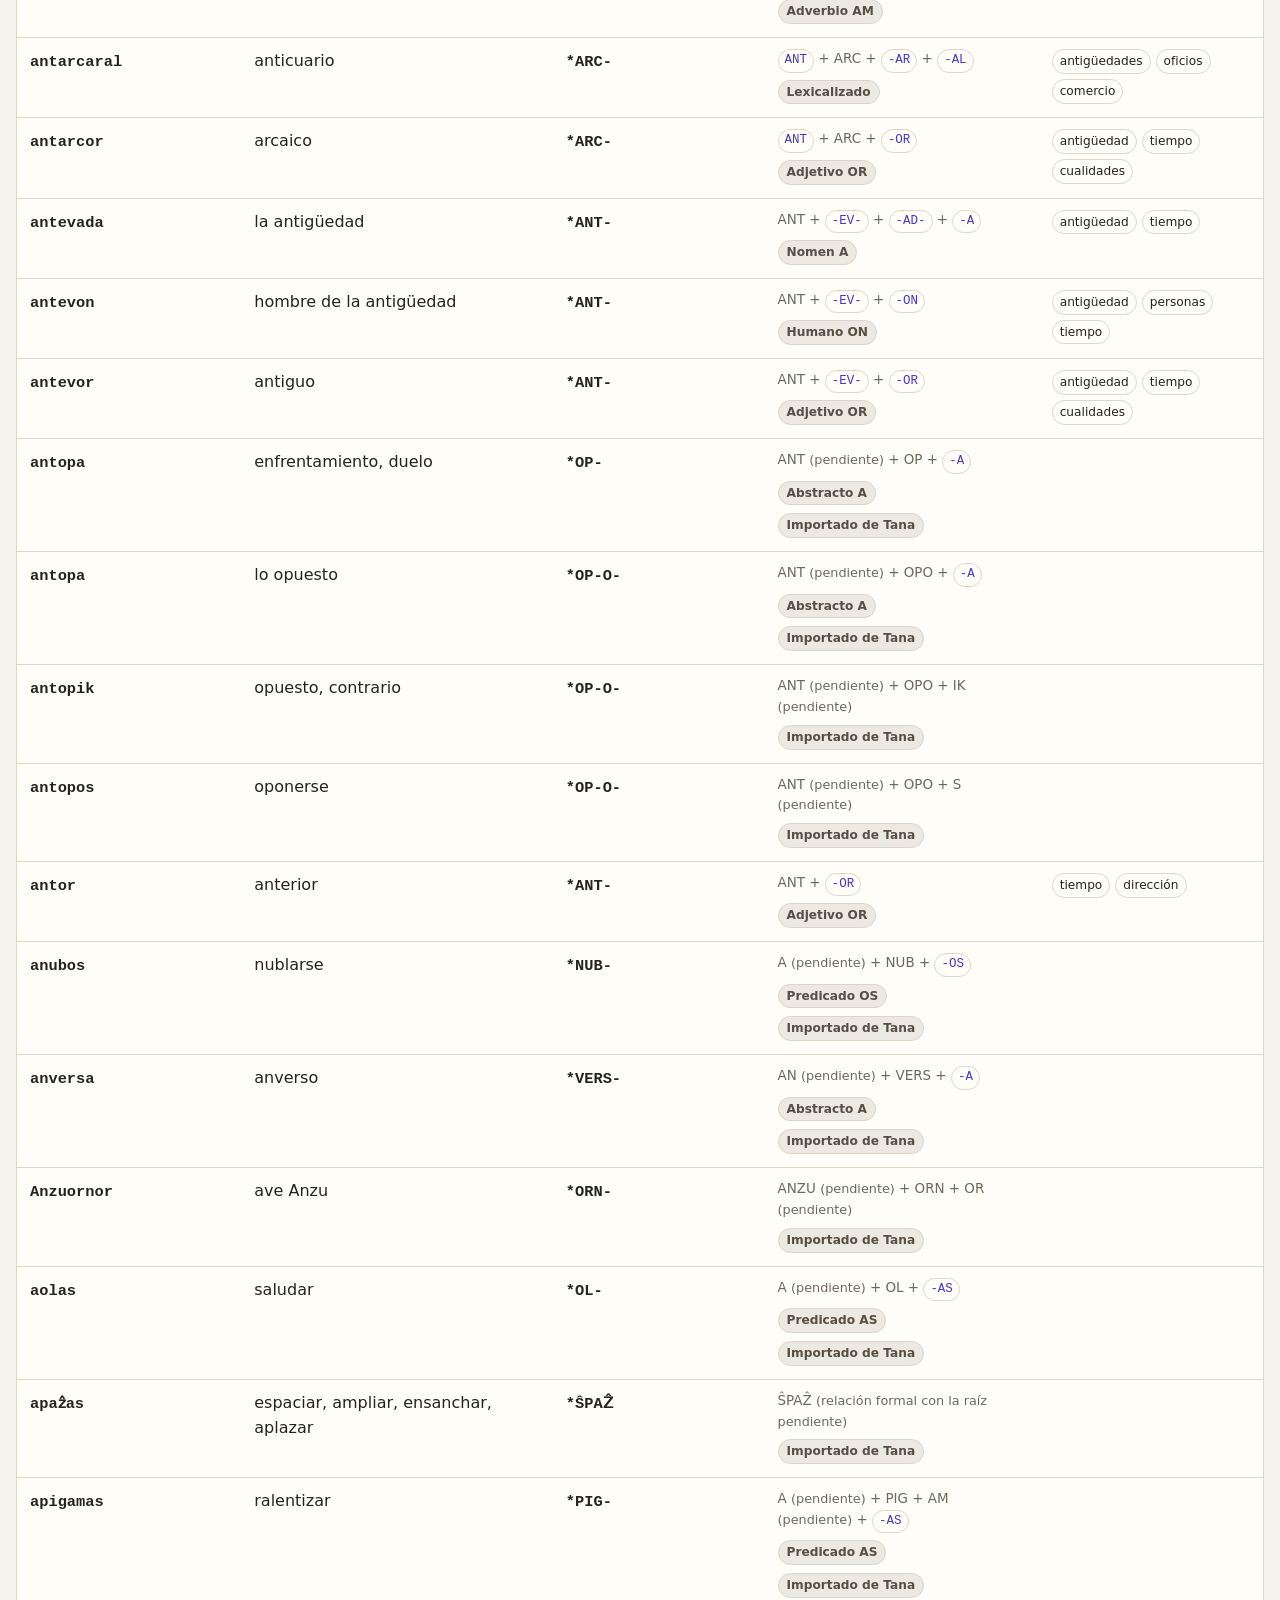
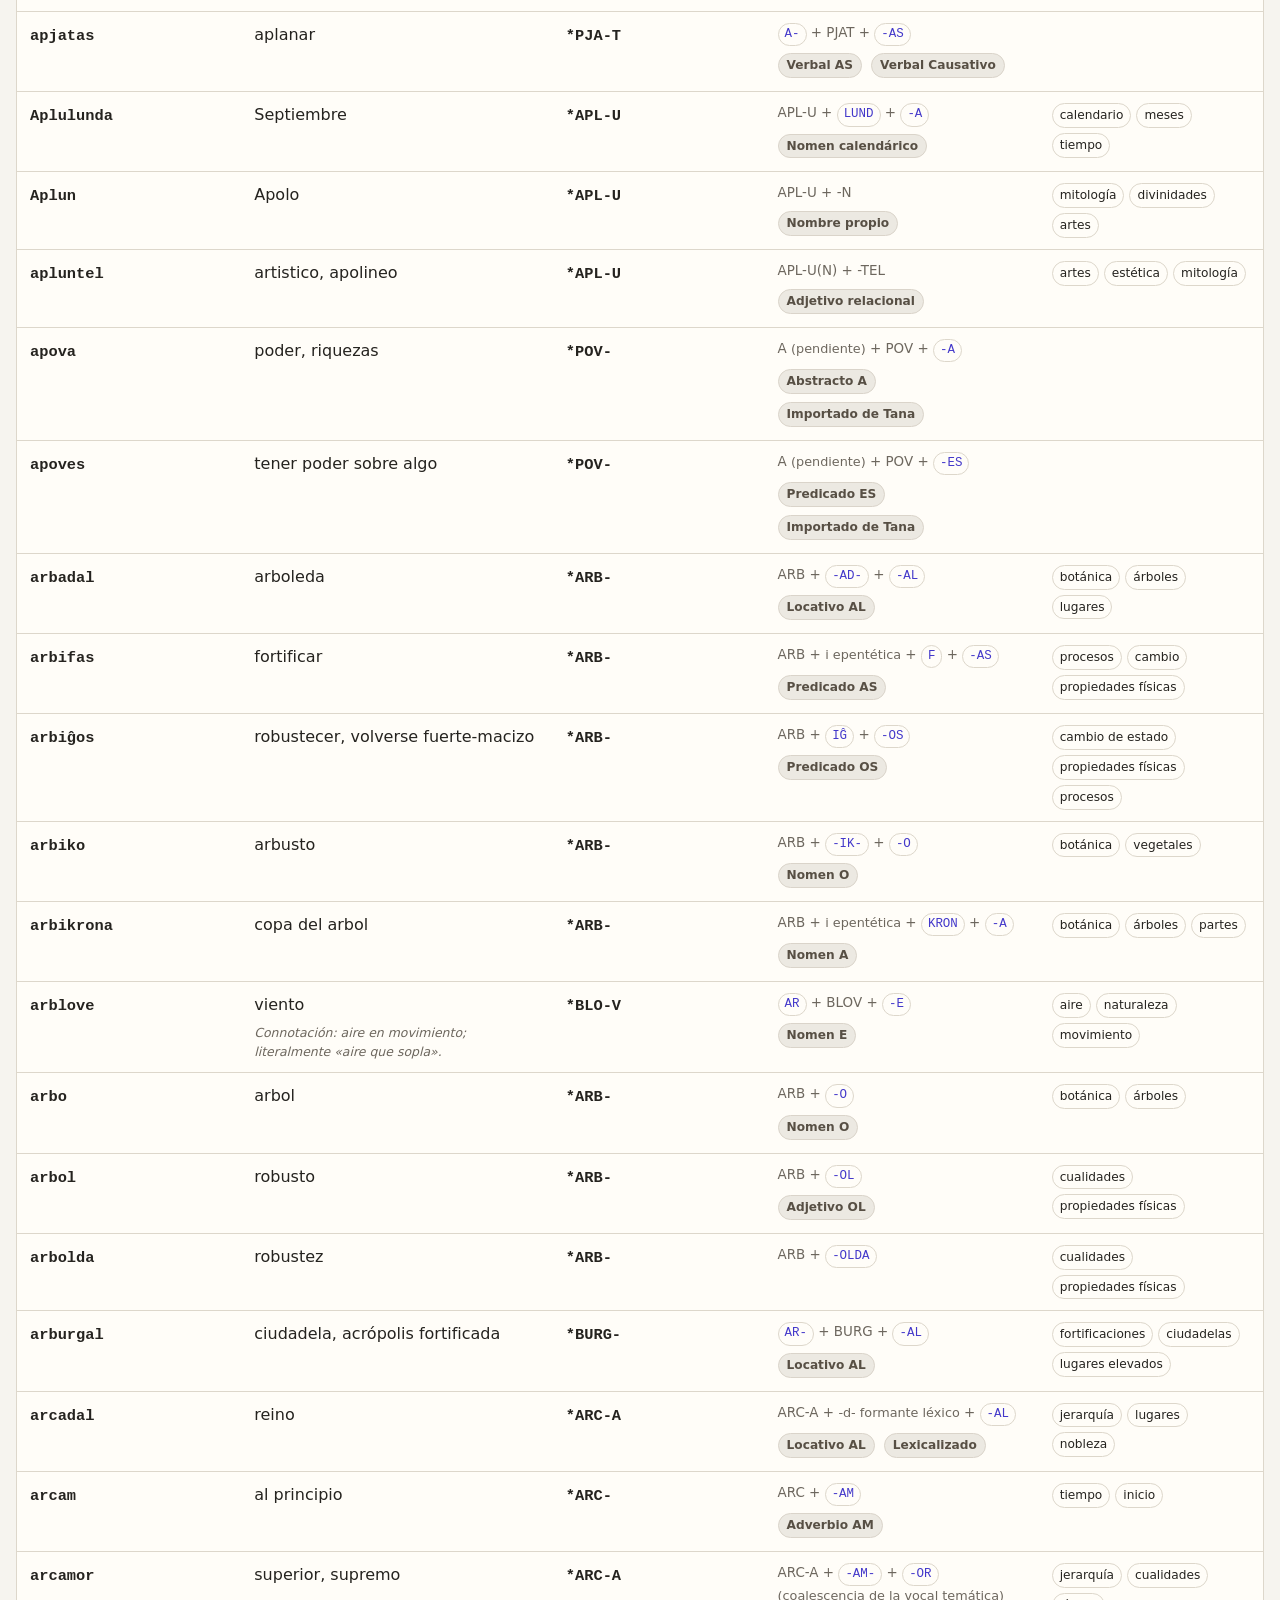
<file: vocablos.html>
<!doctype html>
<html lang="es">
<head>
  <meta charset="utf-8">
  <meta name="viewport" content="width=device-width, initial-scale=1">
  <meta name="theme-color" content="#4338ca">
  <link rel="icon" type="image/svg+xml" href="favicon.svg">
  <title>Vocablos · Conlang</title>
  <meta name="description" content="Inventario alfabético de vocablos del conlang">
  <link rel="stylesheet" href="styles.css?v=20261031indigena">
  <script src="refresh.js?v=20261103cache"></script>
  <script src="editor.js?v=20261103cache"></script>
  <style>
    .view-toggle{display:flex;justify-content:flex-end;align-items:center;gap:6px;margin:0 0 14px}.view-toggle .view-label{margin-right:4px;color:var(--muted);font-size:.82rem;font-weight:700}.view-toggle button{border:1px solid var(--line);background:var(--paper);color:var(--ink);padding:8px 11px;border-radius:10px;font:inherit;font-size:.86rem;font-weight:700;cursor:pointer}.view-toggle button[aria-pressed="true"]{border-color:var(--accent);box-shadow:0 0 0 2px rgba(67,56,202,.10)}
    .card-view .lex-table thead{display:none}.card-view .lex-table{display:block;width:100%;border:0;background:transparent}.card-view .lex-table tbody{display:grid;grid-template-columns:repeat(auto-fill,minmax(min(100%,260px),1fr));gap:12px;width:100%}.card-view .lex-table tbody tr{display:block;border:1px solid var(--line);border-radius:14px;background:var(--paper);padding:12px 14px}.card-view .lex-table tbody td{display:block;width:100%!important;max-width:none;border:0!important;padding:4px 0!important;white-space:normal}.card-view .lex-table tbody td[data-label]:not(:empty)::before{content:attr(data-label);display:block;margin:2px 0 2px;color:var(--muted);font-size:.66rem;font-weight:800;letter-spacing:.07em;text-transform:uppercase}.card-view .table-wrap{overflow:visible;border:0;background:transparent}
    .card-view .vocab-table td.word-form code{font-size:1.12rem}.card-view .vocab-table td.word-fields:empty,.card-view .vocab-table td.word-analysis:empty{display:none}
    .word-page{text-decoration:none}.word-page:hover code{color:var(--accent)}
    .word-lineage{margin-top:6px;font-size:.84rem;color:var(--muted);display:flex;flex-wrap:wrap;gap:4px;align-items:center}.word-old{margin-top:6px;font-size:.84rem;color:var(--muted)}.word-old-label{font-size:.7rem;font-weight:800;text-transform:uppercase;letter-spacing:.06em;margin-right:4px}.word-old code{text-decoration:line-through;text-decoration-color:rgba(0,0,0,.25)}.word-old-an{font-size:.8rem}
    .word-search{margin:0 0 18px}.word-search label{display:block;margin:0 0 7px;font-size:.8rem;font-weight:800;letter-spacing:.06em;text-transform:uppercase;color:var(--muted)}
    .word-search-row{display:flex;align-items:center;gap:12px}.word-search-row input{width:min(680px,100%);padding:12px 15px;border:1px solid var(--line);border-radius:12px;background:var(--paper);color:var(--ink);font:inherit;outline:none}.word-search-row input:focus{border-color:var(--accent);box-shadow:0 0 0 3px rgba(67,56,202,.12)}#word-count{color:var(--muted);font-size:.86rem;white-space:nowrap}
    .word-help{margin-top:7px;color:var(--muted);font-size:.82rem}.alphabet a[aria-current="true"]{border-color:var(--accent);box-shadow:0 0 0 2px rgba(67,56,202,.10);color:var(--accent)}
    .word-emoji{display:inline-block;margin-right:6px;font-size:1.12rem;vertical-align:middle;line-height:1.2}
    .vocab-table .word-form{width:18%;white-space:nowrap}.vocab-table .word-gloss{width:25%}.vocab-table .word-root{width:17%}.vocab-table .word-analysis{width:22%}.vocab-table .word-fields{width:18%}
    .root-link{display:inline-block;text-decoration:none;cursor:pointer;border-radius:7px;padding:2px 4px;margin:-2px -4px}.root-link code{pointer-events:none}.root-link:hover,.root-link:focus-visible{background:rgba(67,56,202,.08);color:var(--accent);outline:none}.root-link:hover code,.root-link:focus-visible code{text-decoration:underline}.analysis{color:var(--muted);font-size:.84rem}.word-tags{display:flex;flex-wrap:wrap;gap:4px;margin-top:5px}.fields{display:flex;flex-wrap:wrap;gap:5px}.field{display:inline-block;padding:2px 7px;border:1px solid var(--line);border-radius:999px;background:var(--paper);font-size:.76rem;text-decoration:none}.field:hover{border-color:var(--accent);color:var(--accent)}
    .vocab-table .morph-link{display:inline-block;padding:1px 6px;border-radius:999px;border:1px solid var(--line);text-decoration:none;font-family:ui-monospace,SFMono-Regular,Menlo,Monaco,Consolas,monospace;font-size:.78rem;background:var(--paper);color:var(--accent)}.vocab-table .morph-link:hover{border-color:var(--accent);text-decoration:underline}
    .word-note{margin-top:5px;color:var(--muted);font-size:.78rem;font-style:italic}.empty-note{padding:18px;border:1px solid var(--line);border-radius:12px;background:var(--paper);color:var(--muted)}
    @media(max-width:760px){.word-search-row{align-items:flex-start;flex-direction:column}.vocab-table thead{display:none}.vocab-table,.vocab-table tbody{display:block}.vocab-table tr{display:block;padding:10px 12px;border-bottom:1px solid var(--line)}.vocab-table td{display:block!important;width:100%!important;border:0!important;padding:4px 0!important}.vocab-table .word-form code{font-size:1.05rem}}
  </style>
</head>
<body>
<header class="page-header"><div class="wrap"><div class="brand"><a href="index.html">CONLANG</a></div><nav class="site-nav" aria-label="Navegación principal">
  <a href="index.html">Inicio</a>
  <a href="lexico.html">Raíces</a>
  <a href="vocablos.html">Vocablos</a>
  <a href="textos.html">Textos</a>
  <a href="morfemas.html">Morfemas</a>
  <a href="semantica.html">Semántica</a>
  <a href="pronombres.html">Pronombres</a>
  <a href="gramatica.html">Gramática</a>
  <a href="fonologia.html">Fonología</a>
  <a href="historia.html">Historia</a>
</nav></div></header>
<main class="wrap">
  <section class="hero compact"><p class="eyebrow">Inventario de palabras</p><h1>Vocablos</h1><p>Palabras documentadas del conlang presentadas como entradas independientes y ordenadas alfabéticamente. Cada vocablo conserva su glosa, raíz, análisis y campos semánticos.</p></section>
  <div class="word-search"><label for="word-search">Buscar vocablos</label><div class="word-search-row"><input id="word-search" type="search" autocomplete="off" spellcheck="false" placeholder="Ej.: abrazo · acciones de brazo · BON + -ER"><span id="word-count" aria-live="polite"></span></div><div class="word-help">La búsqueda recorre forma, glosa, raíz, análisis, etiquetas, notas y campos semánticos. Admite <strong>AND</strong> y <strong>OR</strong>.</div></div>
  <div class="view-toggle" role="group" aria-label="Modo de visualización"><span class="view-label">Vista</span><button id="view-table" type="button" aria-pressed="true">Tabla</button><button id="view-cards" type="button" aria-pressed="false">Tarjetas</button></div>
  <nav id="word-alphabet" class="alphabet" aria-label="Índice alfabético de vocablos"></nav>
  <div id="word-content" aria-live="polite"><div class="empty-note">Cargando vocablos…</div></div>
</main>
<footer class="page-footer"><div class="wrap">Vocablos derivados de la fuente canónica del léxico.</div></footer>
<script>
  (()=>{const KEY='conlang-vocab-view',t=document.getElementById('view-table'),c=document.getElementById('view-cards');let v=(()=>{try{return localStorage.getItem(KEY)}catch(e){return null}})()||'table';
    const apply=()=>{document.body.classList.toggle('card-view',v==='cards');t.setAttribute('aria-pressed',String(v==='table'));c.setAttribute('aria-pressed',String(v==='cards'))};
    const set=x=>{v=x;try{localStorage.setItem(KEY,v)}catch(e){}apply()};t.onclick=()=>set('table');c.onclick=()=>set('cards');apply()})();
(()=>{
  const ORDER=['A','B','C','Ĉ','D','E','F','G','Ĝ','H','I','J','Ĵ','K','L','M','N','O','P','Q','R','S','Ŝ','T','Θ','U','V','W','X','Y','Z','Ẑ'];
  const search=document.getElementById('word-search'),count=document.getElementById('word-count'),alphabet=document.getElementById('word-alphabet'),content=document.getElementById('word-content');
  let index=null,words=[],roots=new Map(),active=null,mode='letter';
  const esc=s=>String(s??'').replace(/[&<>"']/g,c=>({'&':'&amp;','<':'&lt;','>':'&gt;','"':'&quot;',"'":'&#39;'}[c]));
  function oldFormsHTML(w){const a=w.formas_antiguas||[];return a.length?'<div class="word-old"><span class="word-old-label">Formas antiguas</span> '+a.map(x=>'<code>'+esc(x.form)+'</code>'+(x.analysis_text?' <span class="word-old-an">('+esc(x.analysis_text)+')</span>':'')).join(' · ')+'</div>':''}
  const norm=s=>String(s??'').toLocaleLowerCase('es').trim();
  const _ini=new Map(),initial=s=>{s=String(s||'');let r=_ini.get(s);if(r===undefined){r=Array.from(s.trim().toLocaleUpperCase('es'))[0]||'#';_ini.set(s,r)}return r};const COLL=new Intl.Collator('es'),COLL_BASE=new Intl.Collator('es',{sensitivity:'base'});
  const rank=x=>{const i=ORDER.indexOf(x);return i<0?999:i};
  function parseQuery(raw){const q=norm(raw);if(!q)return[];return q.split(/\s+or\s+/i).map(g=>g.split(/\s+and\s+/i).map(norm).filter(Boolean)).filter(g=>g.length)}
  function match(text,groups){const t=norm(text);return !groups.length||groups.some(g=>g.every(term=>t.includes(term)))}
  function rootOf(w){return roots.get(w.root_id)||{}}
  function searchable(w){const r=rootOf(w);return [w.search,w.form,w.gloss,w.root_form,r.form,w.root_gloss,r.gloss,w.analysis_text,(w.tags||[]).join(' '),(w.semantic_fields||[]).join(' '),(w.notes||[]).join(' ')].join(' ')}
  function sortWords(arr){return [...arr].sort((a,b)=>{const ai=initial(a.form),bi=initial(b.form),d=rank(ai)-rank(bi);if(d)return d;if(ai!==bi)return COLL.compare(ai,bi);return COLL_BASE.compare(String(a.form),String(b.form))})}
  function fieldsHTML(w){return (w.semantic_fields||[]).length?'<div class="fields">'+w.semantic_fields.map(f=>'<a class="field" href="vocablos.html?q='+encodeURIComponent(f)+'">'+esc(f)+'</a>').join('')+'</div>':''}
  function tagsHTML(w){return (w.tags||[]).length?'<div class="word-tags">'+w.tags.map(t=>'<span class="tag generic">'+esc(t)+'</span>').join('')+'</div>':''}
  let derivedBy=new Map(),byId=new Map();
  function lineageHTML(w){const l=x=>'<a class="morph-link" href="#'+esc(x.id)+'" title="'+esc(x.gloss||'')+'">'+esc(x.form)+'</a>';const from=(w.proviene_de||[]).map(id=>byId.get(id)).filter(Boolean),der=derivedBy.get(w.id)||[];return (from.length?'<div class="word-lineage"><span class="word-old-label">Proviene de</span> '+from.map(l).join(' ')+'</div>':'')+(der.length?'<div class="word-lineage"><span class="word-old-label">Derivados</span> '+der.map(l).join(' ')+'</div>':'')}
  function emojiHTML(w){return w.emoji?'<span class="word-emoji" aria-hidden="true">'+esc(w.emoji)+'</span>':''}
  function row(w){const r=rootOf(w),rf=w.root_form||r.form||'';return '<tr id="'+esc(w.id)+'"><td class="word-form">'+emojiHTML(w)+'<a class="word-page" href="vocablo.html?id='+encodeURIComponent(w.id)+'" title="Abrir la ficha del vocablo"><code>'+esc(w.form)+'</code></a></td><td class="word-gloss">'+esc(w.gloss)+(w.notes||[]).map(n=>'<div class="word-note">'+esc(n)+'</div>').join('')+oldFormsHTML(w)+lineageHTML(w)+'</td><td class="word-root" data-label="Raíz"><a class="root-link" data-root-id="'+esc(w.root_id)+'" href="raiz.html?id='+encodeURIComponent(w.root_id)+'"><code>'+esc(rf)+'</code></a></td><td class="word-analysis" data-label="Análisis">'+(w.analysis_html||w.analysis_text?'<div class="analysis">'+(w.analysis_html||esc(w.analysis_text))+'</div>':'')+tagsHTML(w)+'</td><td class="word-fields" data-label="Campos">'+fieldsHTML(w)+'</td></tr>'}
  function section(letter,items){return '<section class="lex-section" id="voc-'+encodeURIComponent(letter)+'"><h2>'+esc(letter)+'</h2><div class="table-wrap"><table class="lex-table vocab-table"><thead><tr><th>Forma</th><th>Glosa</th><th>Raíz</th><th>Análisis</th><th>Campos</th></tr></thead><tbody>'+items.map(row).join('')+'</tbody></table></div></section>'}
  function availableLetters(arr=words){return [...new Set(arr.map(w=>initial(w.form)))].sort((a,b)=>rank(a)-rank(b)||COLL.compare(a,b))}
  function updateAlphabet(){const letters=availableLetters();if(!active||!letters.includes(active))active=letters[0]||null;alphabet.innerHTML=letters.map(l=>'<a href="#voc-'+encodeURIComponent(l)+'" data-letter="'+esc(l)+'" aria-current="'+(mode==='letter'&&l===active?'true':'false')+'">'+esc(l)+'</a>').join('')+'<a href="#voc-all" data-all="1" aria-current="'+(mode==='all'?'true':'false')+'" title="Mostrar todos los vocablos">∞</a>'}
  function render(items,label){const sorted=sortWords(items);const groups=new Map();for(const w of sorted){const l=initial(w.form);if(!groups.has(l))groups.set(l,[]);groups.get(l).push(w)}content.innerHTML=sorted.length?[...groups.entries()].map(([l,x])=>section(l,x)).join(''):'<div class="empty-note">Sin vocablos coincidentes.</div>';count.textContent=(label?label+' · ':'')+sorted.length+' vocablo'+(sorted.length===1?'':'s')}
  function showLetter(letter){mode='letter';active=letter;search.value='';updateAlphabet();render(words.filter(w=>initial(w.form)===letter),letter);history.replaceState(null,'',location.pathname+'#voc-'+encodeURIComponent(letter))}
  function showAll(){mode='all';search.value='';updateAlphabet();render(words,'Todos');history.replaceState(null,'',location.pathname+'#voc-all')}
  function doSearch(){const groups=parseQuery(search.value);mode='search';const items=words.filter(w=>match(searchable(w),groups));updateAlphabet();render(items,'Resultados');try{history.replaceState(null,'',location.pathname+(search.value?'?q='+encodeURIComponent(search.value):''))}catch(_e){}}
  function showLinkedWord(id){const w=words.find(x=>x.id===id);if(!w)return false;mode='letter';active=initial(w.form);search.value='';updateAlphabet();render(words.filter(x=>initial(x.form)===active),active);history.replaceState(null,'',location.pathname+'#'+encodeURIComponent(id));requestAnimationFrame(()=>document.getElementById(id)?.scrollIntoView({block:'center'}));return true}
  alphabet.addEventListener('click',e=>{const a=e.target.closest('a');if(!a)return;e.preventDefault();if(a.dataset.all)showAll();else if(a.dataset.letter)showLetter(a.dataset.letter)});
  search.addEventListener('input',doSearch);
  document.addEventListener('click',e=>{const link=e.target.closest('a.morph-link[href^="#"]');if(link&&index){const id=link.getAttribute('href').slice(1);if((index.words||[]).some(w=>w.id===id)){e.preventDefault();location.assign('vocablo.html?id='+encodeURIComponent(id));return}if((index.roots||[]).some(r=>r.id===id)){e.preventDefault();location.assign('raiz.html?id='+encodeURIComponent(id));return}if((index.morphemes||[]).some(m=>m.id===id)){e.preventDefault();location.assign('morfema.html?id='+encodeURIComponent(id));return}}const a=e.target.closest('a.root-link[data-root-id]');if(!a)return;e.preventDefault();location.assign('raiz.html?id='+encodeURIComponent(a.dataset.rootId))});
  fetch('lexico/index.json').then(r=>{if(!r.ok)throw Error('index');return r.json()}).then(idx=>{index=idx;roots=new Map((idx.roots||[]).map(r=>[r.id,r]));words=sortWords(idx.words||[]);byId=new Map(words.map(w=>[w.id,w]));for(const w of words)for(const p of w.proviene_de||[]){if(!derivedBy.has(p))derivedBy.set(p,[]);derivedBy.get(p).push(w)}const q=new URLSearchParams(location.search).get('q');const hash=decodeURIComponent(location.hash||'');updateAlphabet();if(q){search.value=q;doSearch();return}if(hash==='#voc-all'){showAll();return}if(hash.startsWith('#lexeme-')&&showLinkedWord(hash.slice(1)))return;if(hash.startsWith('#voc-')){const l=hash.slice(5);if(availableLetters().includes(l)){showLetter(l);return}}showLetter(active||availableLetters()[0])}).catch(err=>{console.error(err);content.innerHTML='<div class="empty-note">No se pudo cargar el inventario de vocablos.</div>'});
})();
</script>
</body>
</html>
</file>
<file: styles.css>
:root {
  --bg:#f6f4ef; --paper:#fffdf8; --ink:#25231f; --muted:#6d675e; --line:#ddd7cb; --accent:#4338ca;
}
*{box-sizing:border-box} html{scroll-behavior:smooth} body{margin:0;background:var(--bg);color:var(--ink);font-family:Inter,ui-sans-serif,system-ui,-apple-system,BlinkMacSystemFont,"Segoe UI",sans-serif;line-height:1.55}
a{color:inherit}.wrap{width:min(1416px,calc(100% - 32px));margin:auto}.page-header{position:sticky;top:0;z-index:10;background:rgba(246,244,239,.94);backdrop-filter:blur(8px);border-bottom:1px solid var(--line)}.page-header .wrap{display:flex;gap:28px;align-items:center;justify-content:space-between;min-height:64px}.brand a{text-decoration:none;font-weight:800;letter-spacing:.08em}.site-nav{display:flex;gap:18px;flex-wrap:wrap}.site-nav a{text-decoration:none;color:var(--muted);font-size:.94rem}.site-nav a:hover{color:var(--ink)}main.wrap{padding:48px 0 72px}.hero{padding:58px 0 48px;max-width:820px}.hero.compact{padding:20px 0 30px}.hero h1{font-size:clamp(2.4rem,7vw,5.6rem);line-height:.95;margin:.1em 0 .25em;letter-spacing:-.055em}.hero.compact h1{font-size:clamp(2.2rem,5vw,4rem)}.hero p{font-size:1.12rem;color:var(--muted);max-width:760px}.eyebrow{text-transform:uppercase;letter-spacing:.14em;font-size:.76rem!important;font-weight:800;color:var(--accent)!important}.cards{display:grid;grid-template-columns:repeat(auto-fit,minmax(220px,1fr));gap:16px}.card{display:block;padding:24px;border:1px solid var(--line);border-radius:16px;background:var(--paper);text-decoration:none;box-shadow:0 8px 28px rgba(47,42,35,.04)}.card:hover{transform:translateY(-2px)}.card h2{margin:0 0 8px}.card p{margin:0;color:var(--muted)}.alphabet{display:flex;flex-wrap:wrap;gap:8px;margin:0 0 32px}.alphabet a{min-width:38px;text-align:center;padding:7px 10px;border:1px solid var(--line);border-radius:999px;background:var(--paper);text-decoration:none;font-weight:700}.lex-section{scroll-margin-top:80px;margin:40px 0}.lex-section h2{font-size:1.8rem;margin-bottom:12px}.table-wrap{overflow-x:auto;border:1px solid var(--line);border-radius:14px;background:var(--paper)}table{border-collapse:collapse;width:100%}.lex-table th,.lex-table td{padding:11px 13px;border-bottom:1px solid var(--line);vertical-align:top;text-align:left}.lex-table th{font-size:.78rem;text-transform:uppercase;letter-spacing:.06em;color:var(--muted);background:#f1eee6}.lex-table tr:last-child td{border-bottom:0}.form{width:20%;white-space:nowrap}.gloss{width:34%}.tags{width:46%}code{font:600 .96rem ui-monospace,SFMono-Regular,Menlo,Monaco,Consolas,monospace}.tag{display:inline-block;margin:2px 5px 2px 0;padding:2px 8px;border-radius:999px;background:#ece9e2;font-size:.76rem;font-weight:700}.tag.nat-plen{background:#dff3df}.tag.nat-mod{background:#cdebd6}.tag.nat-red{background:#d8eef0}.tag.nova{background:#fff0b8}.tag.latin{background:#CDEFFA;color:#39343A;border:1px solid color-mix(in srgb,#CDEFFA 68%,#817467)}.tag.frances{background:#CBA9E8;color:#39343A;border:1px solid color-mix(in srgb,#CBA9E8 68%,#817467)}.tag.iberico{background:#DDE8EE;color:#39343A;border:1px solid color-mix(in srgb,#DDE8EE 68%,#817467)}.tag.italico{background:#D5DCFA;color:#39343A;border:1px solid color-mix(in srgb,#D5DCFA 68%,#817467)}.tag.germanico{background:#CDEEDF;color:#39343A;border:1px solid color-mix(in srgb,#CDEEDF 68%,#817467)}.tag.anglo{background:#E1F3AA;color:#39343A;border:1px solid color-mix(in srgb,#E1F3AA 68%,#817467)}.tag.esper{background:#e7e5e4}.tag.neo{background:#eef2ff}.tag.griego{background:#E5D4F7;color:#39343A;border:1px solid color-mix(in srgb,#E5D4F7 68%,#817467)}.tag.eslavo{background:#F9D9B6;color:#39343A;border:1px solid color-mix(in srgb,#F9D9B6 68%,#817467)}.tag.celta{background:#BED9C8;color:#39343A;border:1px solid color-mix(in srgb,#BED9C8 68%,#817467)}.tag.arabe{background:#EEC5D0;color:#39343A;border:1px solid color-mix(in srgb,#EEC5D0 68%,#817467)}.tag.sinico{background:#F5DF95;color:#39343A;border:1px solid color-mix(in srgb,#F5DF95 68%,#817467)}.meta-extra{color:var(--muted);font-size:.8rem}.entry-note{margin-top:4px;color:var(--muted);font-size:.83rem;font-style:italic}.doc-section{margin:36px 0}.paradigm{white-space:pre-wrap;overflow-wrap:anywhere;background:var(--paper);border:1px solid var(--line);border-radius:14px;padding:18px;line-height:1.7;font:500 .92rem ui-monospace,SFMono-Regular,Menlo,Monaco,Consolas,monospace}.notice{background:var(--paper);border:1px solid var(--line);border-left:4px solid var(--accent);padding:18px 20px;border-radius:10px}.page-footer{border-top:1px solid var(--line);padding:24px 0 36px;color:var(--muted);font-size:.86rem}@media(max-width:760px){.page-header .wrap{align-items:flex-start;flex-direction:column;padding:12px 0}.site-nav{gap:10px 14px}.form{white-space:normal}.lex-table th,.lex-table td{padding:9px}.hero{padding-top:28px}}

.tool-row{display:flex;gap:10px;align-items:center;flex-wrap:wrap;margin:0 0 22px}
.tool-row input{flex:1 1 280px;min-width:0;padding:10px 12px;border:1px solid var(--line);border-radius:10px;background:var(--paper);color:var(--ink);font:inherit}
.tool-count{color:var(--muted);font-size:.86rem}
.semantic-grid{display:grid;grid-template-columns:repeat(auto-fit,minmax(180px,1fr));gap:10px}
.semantic-card{display:flex;align-items:center;justify-content:space-between;gap:12px;padding:12px 14px;border:1px solid var(--line);border-radius:12px;background:var(--paper);text-decoration:none}
.semantic-card:hover{border-color:var(--accent);transform:translateY(-1px)}
.semantic-card strong{font-size:.94rem}.semantic-card span{color:var(--muted);font-size:.8rem}
.morph-notes{margin-top:5px;color:var(--muted);font-size:.8rem;font-style:italic}
.refresh-data{margin-left:4px;padding:3px 10px;border:1px solid var(--line);border-radius:999px;background:var(--paper);color:var(--muted);font:inherit;font-size:.86rem;cursor:pointer}.refresh-data:hover{border-color:var(--accent);color:var(--accent)}.refresh-data:disabled{opacity:.6;cursor:wait}
/* Portada: fondo textil (greca escalonada, xicalcoliuhqui) */
body.home{position:relative}


/* Relación con el esperanto: el fondo de las raíces es siempre neutro;
   solo la franja lateral codifica esta clasificación. */
.root-relation{--relation-accent:#b9b3a9;--etym-color:var(--paper);--etym-bg:color-mix(in srgb,var(--etym-color) 80%,var(--paper))}
.root-relation.etym-latin{--etym-color:#CDEFFA}
.root-relation.etym-griego{--etym-color:#E5D4F7}
.root-relation.etym-germanico{--etym-color:#CDEEDF}
.root-relation.etym-frances{--etym-color:#CBA9E8}
.root-relation.etym-anglo{--etym-color:#E1F3AA}
.root-relation.etym-italico{--etym-color:#D5DCFA}
.root-relation.etym-iberico{--etym-color:#DDE8EE}
.root-relation.etym-eslavo{--etym-color:#F9D9B6}
.root-relation.etym-arabe{--etym-color:#EEC5D0}
.root-relation.etym-celta{--etym-color:#BED9C8}
.root-relation.etym-indopersa{--etym-color:#F5C7C0}
.root-relation.etym-turquico{--etym-color:#D8C1AE}
.root-relation.etym-sinico{--etym-color:#F5DF95}
.root-relation.etym-esperide{--etym-color:#D5D3F5}
.root-relation.etym-indigena{--etym-color:#D9E3C0}
.relation-nat-plen{--relation-accent:#278557}
.relation-nat-mod{--relation-accent:#2879b5}
.relation-nat-red{--relation-accent:#8753b0}
.relation-nat-refor{--relation-accent:#b14d68}
.relation-nat-tek{--relation-accent:#516b82}
.relation-nat-nom{--relation-accent:#667464}
.relation-nat-insp{--relation-accent:#368b86}
.relation-nova{--relation-accent:#c88520}
.relation-conflict{--relation-accent:#6d687a}
.root-tag-groups{display:flex;align-items:center;flex-wrap:wrap;gap:8px 14px}
.root-tag-set{display:inline-flex;align-items:center;flex-wrap:wrap;gap:3px}
.root-tag-set-label{font-size:.67rem;letter-spacing:.02em;font-weight:800;color:var(--muted);margin-right:5px}
.root-tag-set .tag{margin:1px 3px 1px 0}
/* Las pastillas identifican categorías; el fondo de las raíces corresponde a la etimología externa. */
.tag{border:1px solid transparent}
.tag.nat-plen{background:#def4e6;color:#155c39;border:1px solid #a6dabc}
.tag.nat-mod{background:#ddedfb;color:#175c86;border:1px solid #a7cce7}
.tag.nat-red{background:#eee1f8;color:#663f91;border:1px solid #d5b6ea}
.tag.nat-refor{background:#f8e3e9;color:#8a3650;border:1px solid #e5b8c6}
.tag.nat-tek{background:#e1edf5;color:#345c75;border:1px solid #aecada}
.tag.nat-nom{background:#e5f0e5;color:#385a3f;border:1px solid #b6d3b9}
.tag.nat-insp{background:#d8f2ef;color:#206860;border:1px solid #9fd8cf}
.tag.nova{background:#fff0d2;color:#87510d;border:1px solid #ebca84}
.tag.latin{background:#CDEFFA;color:#39343A;border:1px solid color-mix(in srgb,#CDEFFA 68%,#817467)}
.tag.frances{background:#CBA9E8;color:#39343A;border:1px solid color-mix(in srgb,#CBA9E8 68%,#817467)}
.tag.germanico{background:#CDEEDF;color:#39343A;border:1px solid color-mix(in srgb,#CDEEDF 68%,#817467)}
.tag.anglo{background:#E1F3AA;color:#39343A;border:1px solid color-mix(in srgb,#E1F3AA 68%,#817467)}
.tag.italico{background:#D5DCFA;color:#39343A;border:1px solid color-mix(in srgb,#D5DCFA 68%,#817467)}
.tag.iberico{background:#DDE8EE;color:#39343A;border:1px solid color-mix(in srgb,#DDE8EE 68%,#817467)}
.tag.griego{background:#E5D4F7;color:#39343A;border:1px solid color-mix(in srgb,#E5D4F7 68%,#817467)}

.tag.eslavo{background:#F9D9B6;color:#39343A;border:1px solid color-mix(in srgb,#F9D9B6 68%,#817467)}

.tag.celta{background:#BED9C8;color:#39343A;border:1px solid color-mix(in srgb,#BED9C8 68%,#817467)}
.tag.arabe{background:#EEC5D0;color:#39343A;border:1px solid color-mix(in srgb,#EEC5D0 68%,#817467)}


.tag.sinico{background:#F5DF95;color:#39343A;border:1px solid color-mix(in srgb,#F5DF95 68%,#817467)}

.tag.turquico{background:#D8C1AE;color:#39343A;border:1px solid color-mix(in srgb,#D8C1AE 68%,#817467)}



.tag.esper{background:#ebe7e5;color:#615653;border:1px solid #d2c8c3}
.tag.neo{background:#e6e9f9;color:#4c5d94;border:1px solid #c0c7eb}
.tag.indopersa{background:#F5C7C0;color:#39343A;border:1px solid color-mix(in srgb,#F5C7C0 68%,#817467)}
.tag.esperide{background:#D5D3F5;color:#39343A;border:1px solid color-mix(in srgb,#D5D3F5 68%,#817467)}
.tag.indigena{background:#D9E3C0;color:#39343A;border:1px solid color-mix(in srgb,#D9E3C0 68%,#817467)}
.tag.generic{background:#ece9e2;color:#574f44;border:1px solid #dad4ca}


/* Etiquetas editoriales heredadas: colores exclusivos, sin atribuirles origen etimológico. */
.tag.note-bas{background:#e1f1e0;color:#356c38;border:1px solid #bfdcba}
.tag.note-part{background:#ece6f6;color:#664d87;border:1px solid #cfc1e5}
.tag.note-sono{background:#fff0d8;color:#8d611d;border:1px solid #edd3a6}
.tag.note-formal{background:#e0e9ec;color:#415e68;border:1px solid #b7cbd1}
.tag.note-mundial{background:#ebedcf;color:#616a26;border:1px solid #d0d6a0}
.tag.note-arcaico{background:#efdddd;color:#84494c;border:1px solid #ddbabc}
.tag.note-onomato{background:#f3edba;color:#74641d;border:1px solid #ded48b}
.tag.note-nom{background:#d9ecf6;color:#38657f;border:1px solid #aed3e8}
.root-legend{display:flex;flex-wrap:wrap;align-items:center;gap:8px 14px;margin:0 0 16px;font-size:.77rem;color:var(--muted)}
.root-legend span{display:inline-flex;align-items:center;gap:6px}
.root-legend i{display:inline-block;width:5px;height:20px;border-radius:3px;background:var(--relation-accent,#b9b3a9)}
.root-legend-label{font-weight:700;color:var(--ink)}

body.home::before{content:"";position:absolute;z-index:-1;pointer-events:none;inset:0;background:url(fondo-greca.svg?v=202610280022) repeat center 14px;-webkit-mask-image:radial-gradient(ellipse 620px 230px at calc(50% - 250px) 285px,rgba(0,0,0,.35) 40%,#000 100%),linear-gradient(#000 0,#000 520px,rgba(0,0,0,.6) 820px,rgba(0,0,0,.45) 100%);-webkit-mask-composite:source-in;mask-image:radial-gradient(ellipse 620px 230px at calc(50% - 250px) 285px,rgba(0,0,0,.35) 40%,#000 100%),linear-gradient(#000 0,#000 520px,rgba(0,0,0,.6) 820px,rgba(0,0,0,.45) 100%);mask-composite:intersect}
@media(max-width:760px){body.home::before{-webkit-mask-image:radial-gradient(ellipse 320px 240px at 40% 320px,rgba(0,0,0,.3) 50%,#000 100%),linear-gradient(#000 0,#000 520px,rgba(0,0,0,.6) 820px,rgba(0,0,0,.45) 100%);mask-image:radial-gradient(ellipse 320px 240px at 40% 320px,rgba(0,0,0,.3) 50%,#000 100%),linear-gradient(#000 0,#000 520px,rgba(0,0,0,.6) 820px,rgba(0,0,0,.45) 100%)}}
</file>
